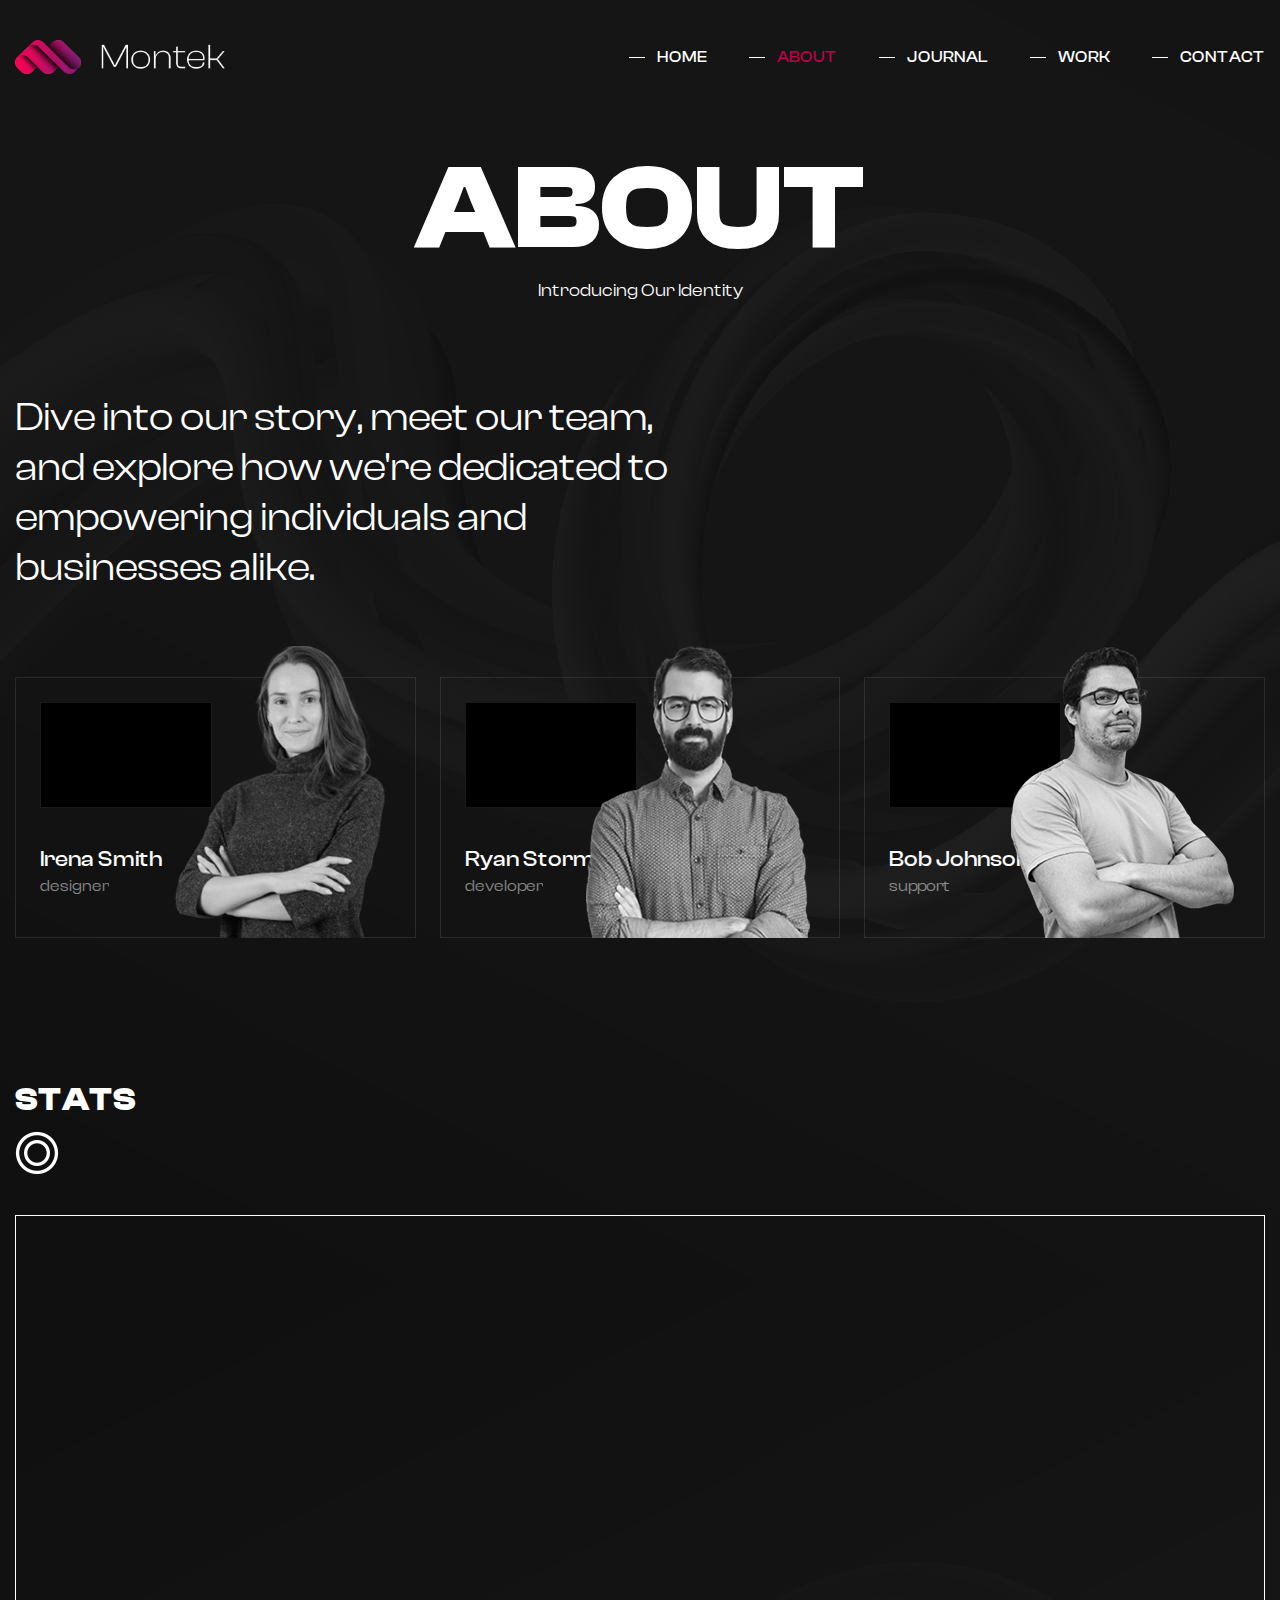
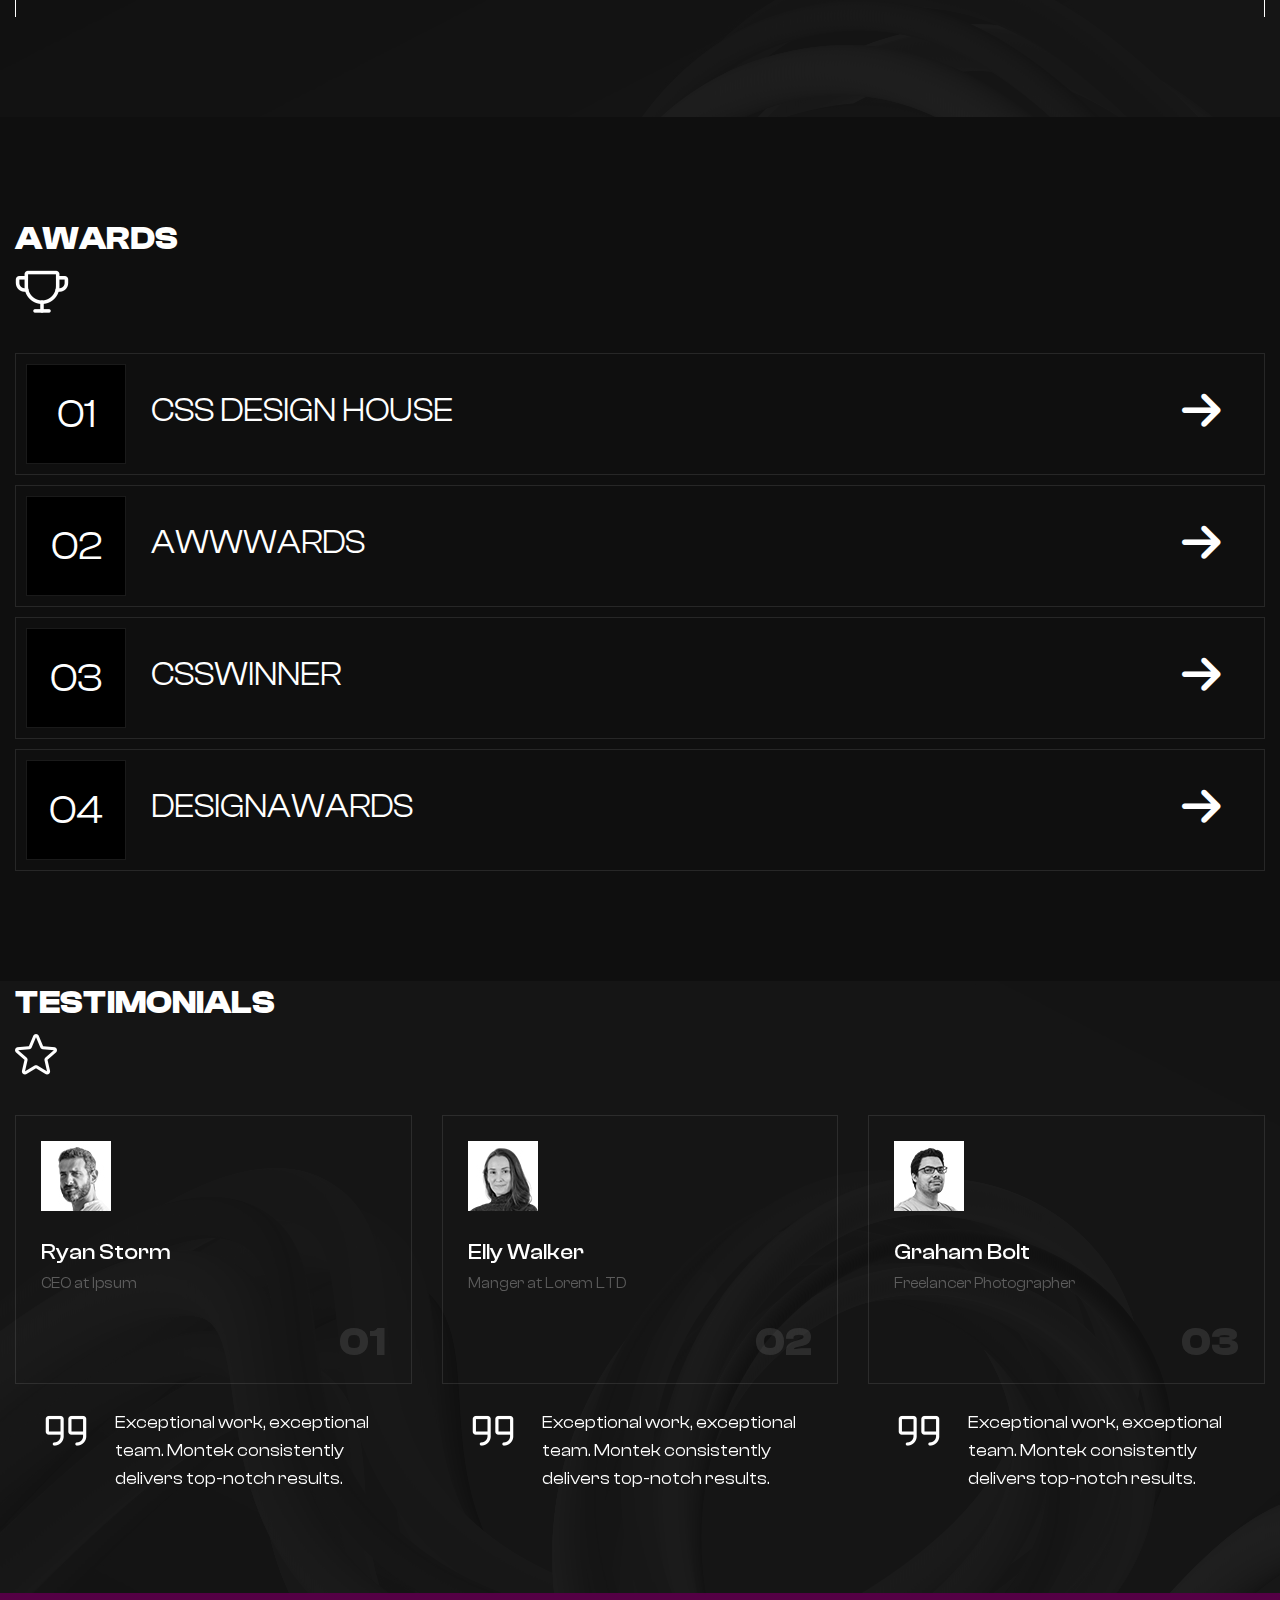
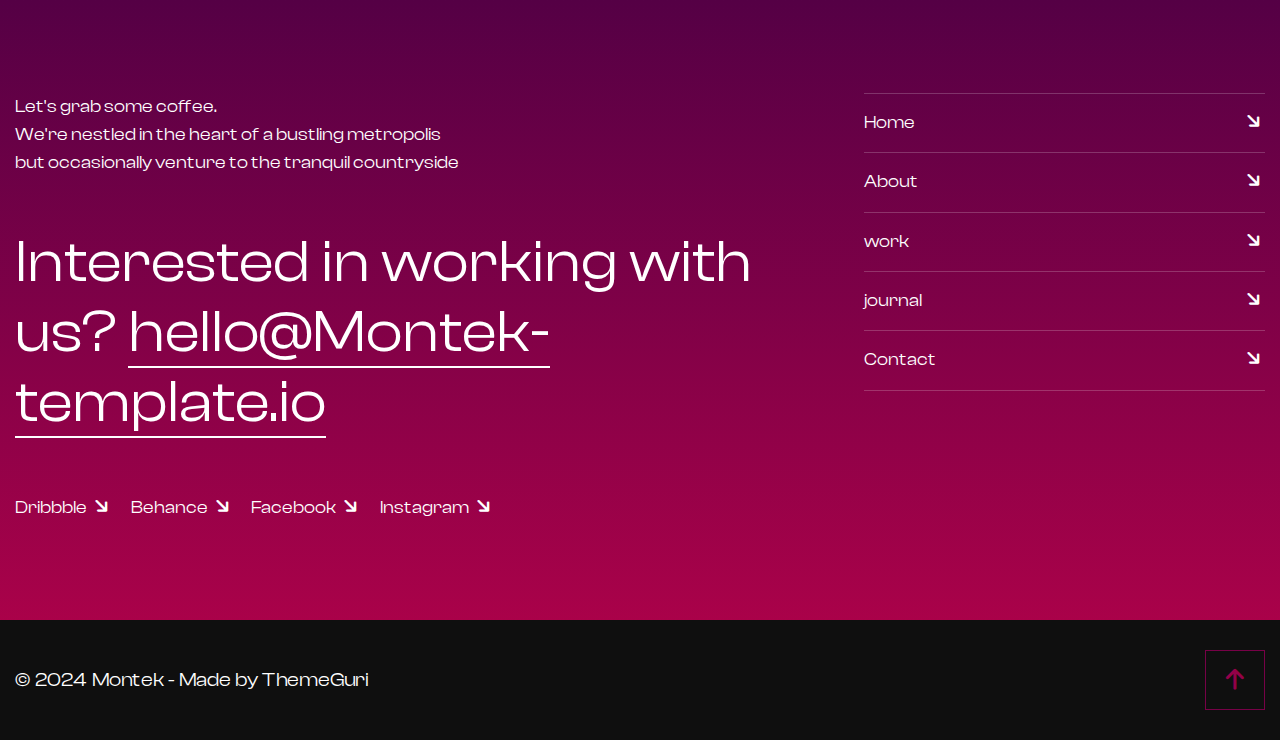
<file: about.html>
<!DOCTYPE html>
<html>

<!-- Mirrored from demoxml.com/html/montek-demo/about.html by HTTrack Website Copier/3.x [XR&CO'2014], Wed, 11 Sep 2024 04:30:44 GMT -->
<head>
<meta charset="utf-8">
<title>Montek Creative Agency Business HTML-5 Template | About Us</title>
<!-- Stylesheets -->
<link href="assets/css/bootstrap.css" rel="stylesheet">
<link href="assets/css/style.css" rel="stylesheet">
<link href="assets/css/responsive.css" rel="stylesheet">

<link href="https://fonts.googleapis.com/css2?family=Lora:ital,wght@0,400;0,500;0,600;0,700;1,600;1,700&amp;display=swap" rel="stylesheet">
<link href="https://fonts.googleapis.com/css2?family=Inter:wght@300;400;500;600;700;800;900&amp;display=swap" rel="stylesheet">

<link rel="shortcut icon" href="assets/images/favicon.png" type="image/x-icon">
<link rel="icon" href="assets/images/favicon.png" type="image/x-icon">

<!-- Responsive -->
<meta http-equiv="X-UA-Compatible" content="IE=edge">
<meta name="viewport" content="width=device-width, initial-scale=1.0, maximum-scale=1.0, user-scalable=0">

</head>

<body>

<div class="page-wrapper image-layer" style="background-image:url(assets/images/background/4.jpg)">	
	<!-- Main Header -->
	<header class="main-header">
		
		<!-- Header Lower -->
		<div class="header-lower">
			<div class="auto-container">
				<div class="inner-container">
					<div class="d-flex justify-content-between align-items-center flex-wrap">
						
						<div class="logo-box">
							<div class="logo"><a href="index-2.html"><img src="assets/images/logo.png" alt="" title=""></a></div>
						</div>
						
						<div class="nav-outer d-flex flex-wrap">
							<!-- Main Menu -->
							<nav class="main-menu navbar-expand-md">
								<div class="navbar-header">
									<!-- Toggle Button -->    	
									<button class="navbar-toggler" type="button" data-toggle="collapse" data-target="#navbarSupportedContent" aria-controls="navbarSupportedContent" aria-expanded="false" aria-label="Toggle navigation">
										<span class="icon-bar"></span>
										<span class="icon-bar"></span>
										<span class="icon-bar"></span>
									</button>
								</div>
								
								<div class="navbar-collapse collapse clearfix" id="navbarSupportedContent">
									<ul class="navigation clearfix">
										<li><a href="index-2.html">Home</a></li>
										<li><a href="about.html">About</a></li>
										<li class="dropdown"><a href="#">journal</a>
											<ul>
												<li><a href="journal.html">journal</a></li>
												<li><a href="journal-detail.html">journal detail</a></li>
											</ul>
										</li>
										<li class="dropdown"><a href="#">work</a>
											<ul>
												<li><a href="work.html">work</a></li>
												<li><a href="single-work.html">work detail</a></li>
											</ul>
										</li>
										<li><a href="contact.html">Contact</a></li>
									</ul>
								</div>
							</nav>
						</div>

						<!-- Mobile Navigation Toggler -->
						<div class="mobile-nav-toggler">
							<svg xmlns="http://www.w3.org/2000/svg" class="icon icon-tabler icon-tabler-menu-2" width="24" height="24" viewBox="0 0 24 24" stroke-width="1.5" stroke="currentColor" fill="none" stroke-linecap="round" stroke-linejoin="round"><path stroke="none" d="M0 0h24v24H0z" fill="none"/><path d="M4 6l16 0" /><path d="M4 12l16 0" /><path d="M4 18l16 0" /></svg>
						</div>
						
					</div>
				</div>
			</div>
		</div>
		<!--End Header Lower-->
		
		<!-- Mobile Menu  -->
		<div class="mobile-menu">
			<div class="menu-backdrop"></div>
			<div class="close-btn"><span class="icon fa-solid fa-xmark fa-fw"></span></div>
			
			<nav class="menu-box">
				<div class="nav-logo"><a href="index-2.html"><img src="assets/images/mobile-logo.png" alt="" title=""></a></div>
				<div class="menu-outer"><!--Here Menu Will Come Automatically Via Javascript / Same Menu as in Header--></div>
			</nav>
		</div>
		<!-- End Mobile Menu -->
	
	</header>
	<!-- End Main Header -->
	
	<!-- Page Title -->
	<section class="page-title">
		<div class="auto-container">
			<h1 class="page-title_heading">About</h1>
			<div class="page-title_text">Introducing Our Identity</div>
		</div>
	</section>
	<!-- End Page Title -->

	<!-- Team One -->
	<section class="team-one">
		<div class="auto-container">
			<!-- Title Box -->
			<div class="title-box">
				<h2>Dive into our story, meet our team, and explore how we're dedicated to empowering individuals and businesses alike.</h2>
			</div>
			<div class="row clearfix">
				
				<!-- Team Block One -->
				<div class="team-block_one col-lg-4 col-md-6 col-sm-12">
					<div class="team-block_one-inner">
						<div class="team-block_one-socials">
							<a href="https://www.linkedin.com/"><img src="assets/images/icons/linkedin.png" alt="" /></a>
							<a href="https://www.dribbble.com/"><img src="assets/images/icons/dribbble.png" alt="" /></a>
							<a href="https://www.facebook.com/"><img src="assets/images/icons/facebook.png" alt="" /></a>
							<a href="https://www.instagram.com/"><img src="assets/images/icons/instagram.png" alt="" /></a>
						</div>
						<h5 class="team-block_one-heading"><a href="journal-detail.html">Irena Smith</a></h5>
						<div class="team-block_one-designation">designer</div>
						<div class="team-block_one-image">
							<img src="assets/images/resource/team-1.png" alt="" />
						</div>
					</div>
				</div>
				
				<!-- Team Block One -->
				<div class="team-block_one col-lg-4 col-md-6 col-sm-12">
					<div class="team-block_one-inner">
						<div class="team-block_one-socials">
							<a href="https://www.linkedin.com/"><img src="assets/images/icons/linkedin.png" alt="" /></a>
							<a href="https://www.dribbble.com/"><img src="assets/images/icons/dribbble.png" alt="" /></a>
							<a href="https://www.facebook.com/"><img src="assets/images/icons/facebook.png" alt="" /></a>
							<a href="https://www.instagram.com/"><img src="assets/images/icons/instagram.png" alt="" /></a>
						</div>
						<h5 class="team-block_one-heading"><a href="journal-detail.html">Ryan Storm</a></h5>
						<div class="team-block_one-designation">developer</div>
						<div class="team-block_one-image">
							<img src="assets/images/resource/team-2.png" alt="" />
						</div>
					</div>
				</div>
				
				<!-- Team Block One -->
				<div class="team-block_one col-lg-4 col-md-6 col-sm-12">
					<div class="team-block_one-inner">
						<div class="team-block_one-socials">
							<a href="https://www.linkedin.com/"><img src="assets/images/icons/linkedin.png" alt="" /></a>
							<a href="https://www.dribbble.com/"><img src="assets/images/icons/dribbble.png" alt="" /></a>
							<a href="https://www.facebook.com/"><img src="assets/images/icons/facebook.png" alt="" /></a>
							<a href="https://www.instagram.com/"><img src="assets/images/icons/instagram.png" alt="" /></a>
						</div>
						<h5 class="team-block_one-heading"><a href="journal-detail.html">Bob Johnson</a></h5>
						<div class="team-block_one-designation">support</div>
						<div class="team-block_one-image">
							<img src="assets/images/resource/team-3.png" alt="" />
						</div>
					</div>
				</div>
				
			</div>
		</div>
	</section>
	<!-- End Team One -->
	
	<!-- Stats One -->
	<section class="stats-one style-two">
		<div class="auto-container">
			<!-- Sec Title -->
			<div class="sec-title">
				<h2 class="sec-title_heading">Stats</h2>
				<div class="sec-title_icon"><img src="assets/images/icons/icon-4.png" alt="" /></div>
			</div>
			<div class="inner-container">
				<div class="row clearfix">
					
					<!-- Counter Column -->
					<div class="counter-block_one col-lg-4 col-md-6 col-sm-6">
						<div class="counter-block_one-inner wow flipInX" data-wow-delay="0ms" data-wow-duration="1500ms">
							<div class="counter-block_one-counter"><span class="odometer" data-count="235"></span>+</div>
							<div class="counter-block_one-text">finished projects</div>
						</div>
					</div>
					
					<!-- Counter Column -->
					<div class="counter-block_one col-lg-4 col-md-6 col-sm-6">
						<div class="counter-block_one-inner wow flipInX" data-wow-delay="0ms" data-wow-duration="1500ms">
							<div class="counter-block_one-counter"><span class="odometer" data-count="25"></span>+</div>
							<div class="counter-block_one-text">team members</div>
						</div>
					</div>
					
					<!-- Counter Column -->
					<div class="counter-block_one col-lg-4 col-md-6 col-sm-6">
						<div class="counter-block_one-inner wow flipInX" data-wow-delay="0ms" data-wow-duration="1500ms">
							<div class="counter-block_one-counter"><span class="odometer" data-count="138"></span>+</div>
							<div class="counter-block_one-text">happy customers</div>
						</div>
					</div>
					
					<!-- Counter Column -->
					<div class="counter-block_one col-lg-4 col-md-6 col-sm-6">
						<div class="counter-block_one-inner wow flipInX" data-wow-delay="0ms" data-wow-duration="1500ms">
							<div class="counter-block_one-counter"><span class="odometer" data-count="42"></span>+</div>
							<div class="counter-block_one-text">loyal partners</div>
						</div>
					</div>
					
					<!-- Counter Column -->
					<div class="counter-block_one col-lg-4 col-md-6 col-sm-6">
						<div class="counter-block_one-inner wow flipInX" data-wow-delay="0ms" data-wow-duration="1500ms">
							<div class="counter-block_one-counter"><span class="odometer" data-count="15628"></span>+</div>
							<div class="counter-block_one-text">cofee drinked</div>
						</div>
					</div>
					
					<!-- Counter Column -->
					<div class="stats-one_contact-column col-lg-4 col-md-6 col-sm-6">
						<div class="stats-one_contact-inner wow flipInX" data-wow-delay="0ms" data-wow-duration="1500ms">
							<div class="stats-one_contact-content">
								<a href="contact.html">
								<div class="stats-one_contact-icon fa-regular fa-paper-plane fa-fw"></div>
								<h3>contact</h3>
								<div class="text">get a quote for your project</div>
								</a>
							</div>
						</div>
					</div>
					
				</div>
			</div>
		</div>
	</section>
	<!-- End Stats One -->
	
	<!-- Awards One -->
	<section class="awards-one">
		<div class="auto-container">
			<!-- Sec Title -->
			<div class="sec-title">
				<h2 class="sec-title_heading">Awards</h2>
				<div class="sec-title_icon"><img src="assets/images/icons/icon-5.png" alt="" /></div>
			</div>
			<div class="inner-container">
				
				<!-- Awards Block One -->
				<div class="awards-block_one">
					<div class="awards-block_one-inner">
						<a href="https://themeforest.net/" class="awards-block_one-link"></a>
						<div class="awards-block_one-content">
							<div class="awards-block_one-number">01</div>
							<h2 class="awards-block_one-title">CSS DEsign House <span>site of the Day  /  2023</span></h2>
							<div class="awards-block_one-arrow fa-solid fa-arrow-right fa-fw"></div>
						</div>
					</div>
				</div>
				
				<!-- Awards Block One -->
				<div class="awards-block_one">
					<div class="awards-block_one-inner">
						<a href="https://themeforest.net/" class="awards-block_one-link"></a>
						<div class="awards-block_one-content">
							<div class="awards-block_one-number">02</div>
							<h2 class="awards-block_one-title">AWWWARDS <span>site of the Day  /  2023</span></h2>
							<div class="awards-block_one-arrow fa-solid fa-arrow-right fa-fw"></div>
						</div>
					</div>
				</div>
				
				<!-- Awards Block One -->
				<div class="awards-block_one">
					<div class="awards-block_one-inner">
						<a href="https://themeforest.net/" class="awards-block_one-link"></a>
						<div class="awards-block_one-content">
							<div class="awards-block_one-number">03</div>
							<h2 class="awards-block_one-title">CSSWINNER <span>site of the Day  /  2023</span></h2>
							<div class="awards-block_one-arrow fa-solid fa-arrow-right fa-fw"></div>
						</div>
					</div>
				</div>
				
				<!-- Awards Block One -->
				<div class="awards-block_one">
					<div class="awards-block_one-inner">
						<a href="https://themeforest.net/" class="awards-block_one-link"></a>
						<div class="awards-block_one-content">
							<div class="awards-block_one-number">04</div>
							<h2 class="awards-block_one-title">DesignAwards <span>site of the Day  /  2023</span></h2>
							<div class="awards-block_one-arrow fa-solid fa-arrow-right fa-fw"></div>
						</div>
					</div>
				</div>
				
			</div>
		</div>
	</section>
	<!-- End Awards One -->
	
	<!-- Testimonial One -->
	<section class="testimonial-one style-two">
		<div class="auto-container">
			<!-- Sec Title -->
			<div class="sec-title">
				<h2 class="sec-title_heading">Testimonials</h2>
				<div class="sec-title_icon"><img src="assets/images/icons/icon-3.png" alt="" /></div>
			</div>
			<div class="three-item_carousel swiper-container">
				<div class="swiper-wrapper">

					<!-- Slide -->
					<div class="swiper-slide">
						<!-- Testimonial Block One -->
						<div class="testimonial-block_one">
							<div class="testimonial-block_one-inner">
								<div class="testimonial-block_one-content">
									<div class="testimonial-block_one-author">
										<img src="assets/images/resource/author-1.jpg" alt="" />
									</div>
									<h5 class="testimonial-block_one-name">Ryan Storm</h5>
									<div class="testimonial-block_one-designation">CEO at Ipsum</div>
									<h5 class="testimonial-block_one-number">01</h5>
								</div>
								<div class="testimonial-block_one-lower">
									<span class="quote_icon"><img src="assets/images/icons/quote.png" alt="" /></span>
									Exceptional work, exceptional team. Montek consistently delivers top-notch results.
								</div>
							</div>
						</div>
					</div>
					
					<!-- Slide -->
					<div class="swiper-slide">
						<!-- Testimonial Block One -->
						<div class="testimonial-block_one">
							<div class="testimonial-block_one-inner">
								<div class="testimonial-block_one-content">
									<div class="testimonial-block_one-author">
										<img src="assets/images/resource/author-2.jpg" alt="" />
									</div>
									<h5 class="testimonial-block_one-name">Elly Walker</h5>
									<div class="testimonial-block_one-designation">Manger at Lorem LTD</div>
									<h5 class="testimonial-block_one-number">02</h5>
								</div>
								<div class="testimonial-block_one-lower">
									<span class="quote_icon"><img src="assets/images/icons/quote.png" alt="" /></span>
									Exceptional work, exceptional team. Montek consistently delivers top-notch results.
								</div>
							</div>
						</div>
					</div>
					
					<!-- Slide -->
					<div class="swiper-slide">
						<!-- Testimonial Block One -->
						<div class="testimonial-block_one">
							<div class="testimonial-block_one-inner">
								<div class="testimonial-block_one-content">
									<div class="testimonial-block_one-author">
										<img src="assets/images/resource/author-3.jpg" alt="" />
									</div>
									<h5 class="testimonial-block_one-name">Graham Bolt</h5>
									<div class="testimonial-block_one-designation">Freelancer Photographer</div>
									<h5 class="testimonial-block_one-number">03</h5>
								</div>
								<div class="testimonial-block_one-lower">
									<span class="quote_icon"><img src="assets/images/icons/quote.png" alt="" /></span>
									Exceptional work, exceptional team. Montek consistently delivers top-notch results.
								</div>
							</div>
						</div>
					</div>
					
				</div>
			</div>
			
		</div>
	</section>
	<!-- End Testimonial One -->
	
	<!-- Main Footer -->
	<footer class="main-footer">
		<div class="auto-container">
			<!-- Widgets Section -->
			<div class="widgets-section">
				<div class="row clearfix">
					
					<!-- Footer Column -->
					<div class="footer-column col-lg-8 col-md-12 col-sm-12">
						<div class="footer-text">Let's grab some coffee. <br> We're nestled in the heart of a bustling metropolis <br> but occasionally venture to the tranquil countryside</div>
						<h2>Interested in working with us? <a href="mailto:hello@Montek-template.io">hello@Montek-template.io</a></h2>
						<ul class="footer_socials">
							<li><a href="https://www.dribbble.com/">Dribbble <i class="fa-solid fa-arrow-right fa-fw"></i></a></li>
							<li><a href="https://www.behance.net/">Behance <i class="fa-solid fa-arrow-right fa-fw"></i></a></li>
							<li><a href="https://www.facebook.com/">Facebook <i class="fa-solid fa-arrow-right fa-fw"></i></a></li>
							<li><a href="https://www.instagram.com/">Instagram <i class="fa-solid fa-arrow-right fa-fw"></i></a></li>
						</ul>
					</div>
					
					<!-- Footer Column -->
					<div class="footer-column col-lg-4 col-md-12 col-sm-12">
						<ul class="footer_navs">
							<li><a href="index-2.html">Home <i class="fa-solid fa-arrow-right fa-fw"></i></a></li>
							<li><a href="about.html">About <i class="fa-solid fa-arrow-right fa-fw"></i></a></li>
							<li><a href="work.html">work <i class="fa-solid fa-arrow-right fa-fw"></i></a></li>
							<li><a href="journal.html">journal <i class="fa-solid fa-arrow-right fa-fw"></i></a></li>
							<li><a href="contact.html">Contact <i class="fa-solid fa-arrow-right fa-fw"></i></a></li>
						</ul>
					</div>
					
				</div>
			</div>
		</div>
		<div class="footer-bottom">
			<div class="auto-container">
				<div class="d-flex justify-content-between align-items-center flex-wrap">
					<div class="footer_copyright">&copy; 2024 Montek  -  Made by ThemeGuri</div>
			<a class="backtop down-box scroll-to-target" data-target=".page-wrapper">
<i class="fa-solid fa-arrow-up"></i>
			</a>
				</div>
			</div>
		</div>
	</footer>
	<!-- End Main Footer -->
	
</div>
<!-- End PageWrapper -->
<script src="assets/js/jquery.js"></script>
<script src="assets/js/popper.min.js"></script>
<script src="assets/js/bootstrap.min.js"></script>
<script src="assets/js/appear.js"></script>
<script src="assets/js/wow.js"></script>
<script src="assets/js/swiper.min.js"></script>
<script src="assets/js/odometer.js"></script>
<script src="assets/js/gsap.min.js"></script>
<script src="assets/js/SplitText.min.js"></script>
<script src="assets/js/ScrollTrigger.min.js"></script>
<script src="assets/js/ScrollToPlugin.min.js"></script>
<script src="assets/js/ScrollSmoother.min.js"></script>
<script src="assets/js/script.js"></script>
<!--[if lt IE 9]><script src="https://cdnjs.cloudflare.com/ajax/libs/html5shiv/3.7.3/html5shiv.js"></script><![endif]-->
<!--[if lt IE 9]><script src="js/respond.js"></script><![endif]-->

</body>

<!-- Mirrored from demoxml.com/html/montek-demo/about.html by HTTrack Website Copier/3.x [XR&CO'2014], Wed, 11 Sep 2024 04:30:47 GMT -->
</html>
</file>
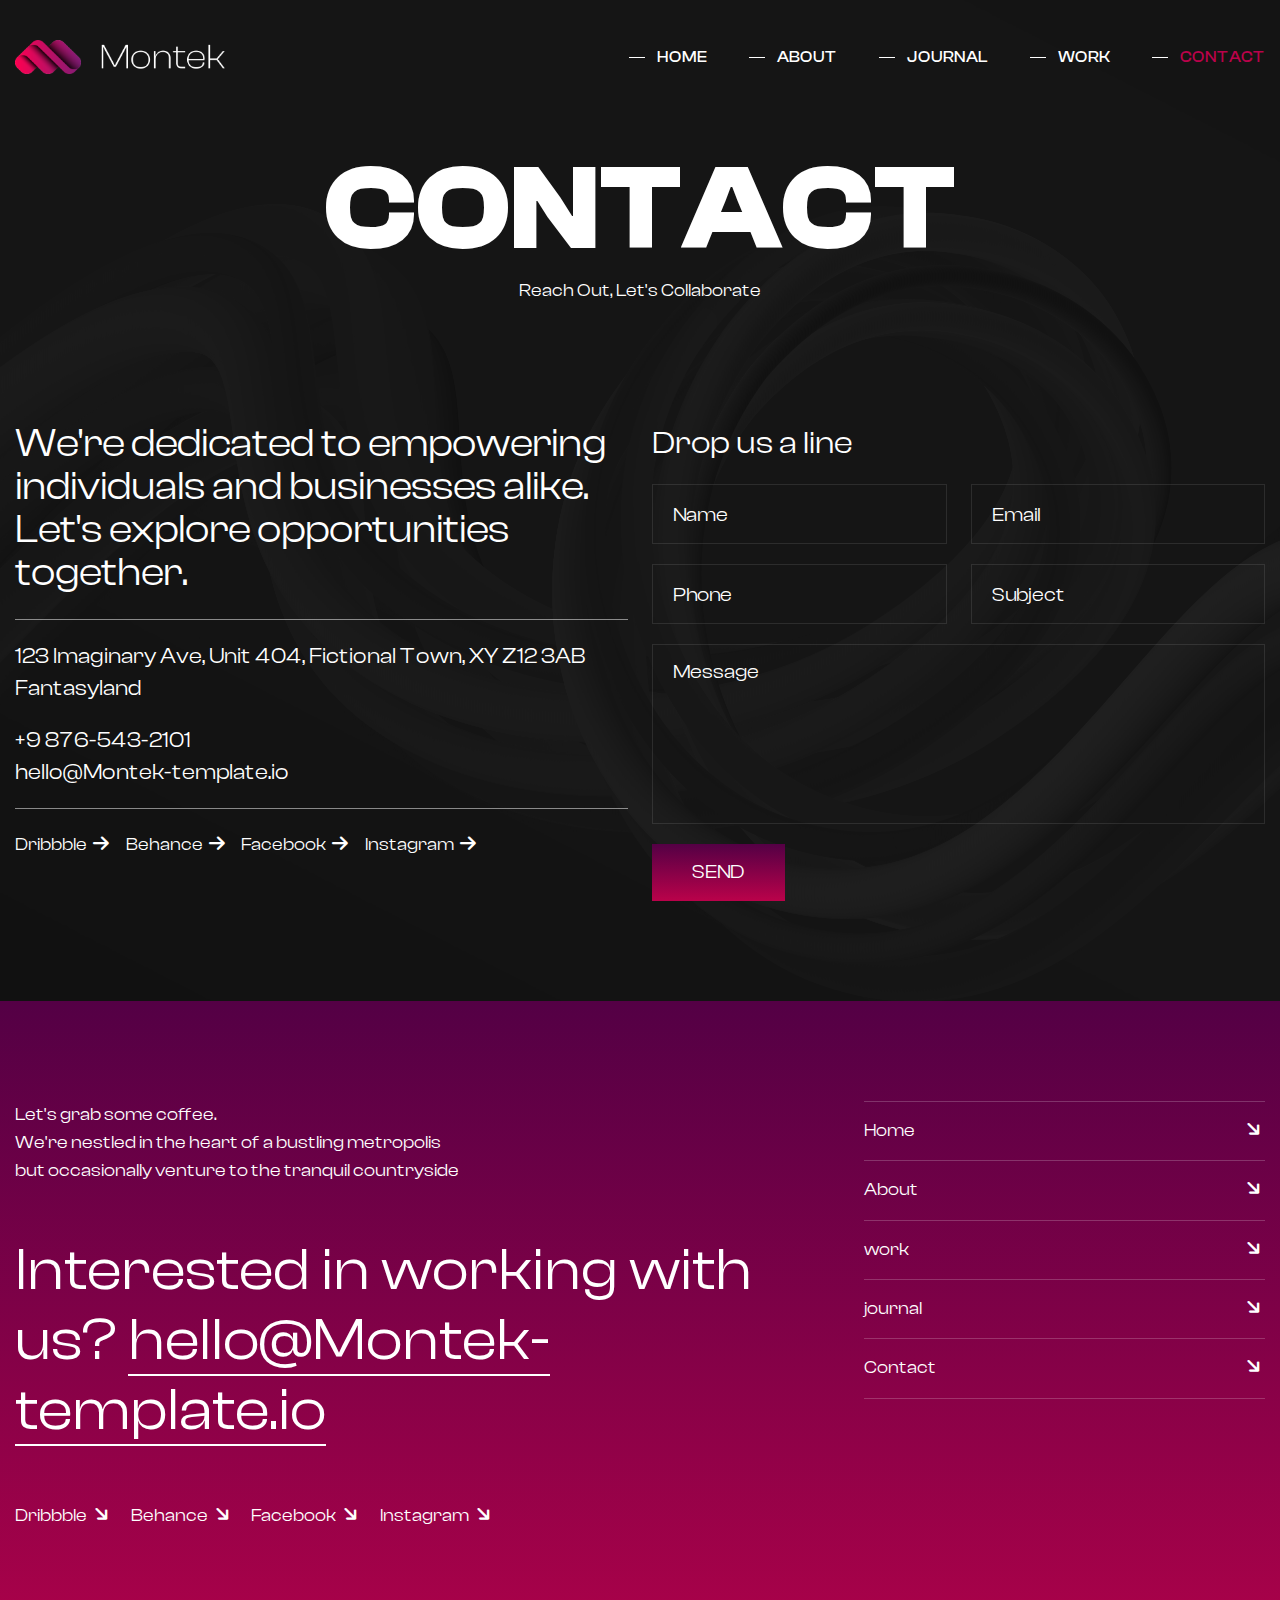
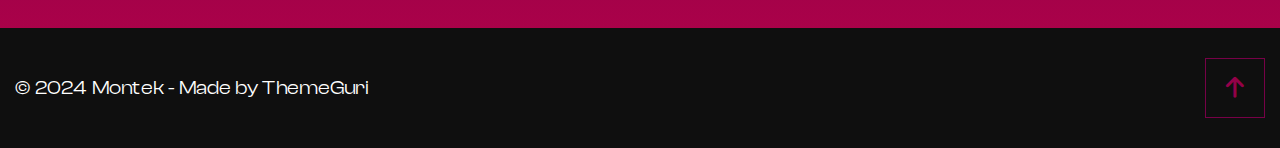
<file: contact.html>
<!DOCTYPE html>
<html>

<!-- Mirrored from demoxml.com/html/montek-demo/contact.html by HTTrack Website Copier/3.x [XR&CO'2014], Wed, 11 Sep 2024 04:30:52 GMT -->
<head>
<meta charset="utf-8">
<title>Montek Creative Agency Business HTML-5 Template | Contact Us</title>
<!-- Stylesheets -->
<link href="assets/css/bootstrap.css" rel="stylesheet">
<link href="assets/css/style.css" rel="stylesheet">
<link href="assets/css/responsive.css" rel="stylesheet">

<link href="https://fonts.googleapis.com/css2?family=Lora:ital,wght@0,400;0,500;0,600;0,700;1,600;1,700&amp;display=swap" rel="stylesheet">
<link href="https://fonts.googleapis.com/css2?family=Inter:wght@300;400;500;600;700;800;900&amp;display=swap" rel="stylesheet">

<link rel="shortcut icon" href="assets/images/favicon.png" type="image/x-icon">
<link rel="icon" href="assets/images/favicon.png" type="image/x-icon">

<!-- Responsive -->
<meta http-equiv="X-UA-Compatible" content="IE=edge">
<meta name="viewport" content="width=device-width, initial-scale=1.0, maximum-scale=1.0, user-scalable=0">

</head>

<body>

<div class="page-wrapper image-layer" style="background-image:url(assets/images/background/4.jpg)">

	
	<!-- Main Header -->
	<header class="main-header">
		
		<!-- Header Lower -->
		<div class="header-lower">
			<div class="auto-container">
				<div class="inner-container">
					<div class="d-flex justify-content-between align-items-center flex-wrap">
						
						<div class="logo-box">
							<div class="logo"><a href="index-2.html"><img src="assets/images/logo.png" alt="" title=""></a></div>
						</div>
						
						<div class="nav-outer d-flex flex-wrap">
							<!-- Main Menu -->
							<nav class="main-menu navbar-expand-md">
								<div class="navbar-header">
									<!-- Toggle Button -->    	
									<button class="navbar-toggler" type="button" data-toggle="collapse" data-target="#navbarSupportedContent" aria-controls="navbarSupportedContent" aria-expanded="false" aria-label="Toggle navigation">
										<span class="icon-bar"></span>
										<span class="icon-bar"></span>
										<span class="icon-bar"></span>
									</button>
								</div>
								
								<div class="navbar-collapse collapse clearfix" id="navbarSupportedContent">
									<ul class="navigation clearfix">
										<li><a href="index-2.html">Home</a></li>
										<li><a href="about.html">About</a></li>
										<li class="dropdown"><a href="#">journal</a>
											<ul>
												<li><a href="journal.html">journal</a></li>
												<li><a href="journal-detail.html">journal detail</a></li>
											</ul>
										</li>
										<li class="dropdown"><a href="#">work</a>
											<ul>
												<li><a href="work.html">work</a></li>
												<li><a href="single-work.html">work detail</a></li>
											</ul>
										</li>
										<li><a href="contact.html">Contact</a></li>
									</ul>
								</div>
							</nav>
						</div>

						<!-- Mobile Navigation Toggler -->
						<div class="mobile-nav-toggler">
							<svg xmlns="http://www.w3.org/2000/svg" class="icon icon-tabler icon-tabler-menu-2" width="24" height="24" viewBox="0 0 24 24" stroke-width="1.5" stroke="currentColor" fill="none" stroke-linecap="round" stroke-linejoin="round"><path stroke="none" d="M0 0h24v24H0z" fill="none"/><path d="M4 6l16 0" /><path d="M4 12l16 0" /><path d="M4 18l16 0" /></svg>
						</div>
						
					</div>
				</div>
			</div>
		</div>
		<!--End Header Lower-->
		
		<!-- Mobile Menu  -->
		<div class="mobile-menu">
			<div class="menu-backdrop"></div>
			<div class="close-btn"><span class="icon fa-solid fa-xmark fa-fw"></span></div>
			
			<nav class="menu-box">
				<div class="nav-logo"><a href="index-2.html"><img src="assets/images/mobile-logo.png" alt="" title=""></a></div>
				<div class="menu-outer"><!--Here Menu Will Come Automatically Via Javascript / Same Menu as in Header--></div>
			</nav>
		</div>
		<!-- End Mobile Menu -->
	
	</header>
	<!-- End Main Header -->
	
	<!-- Page Title -->
	<section class="page-title">
		<div class="auto-container">
			<h1 class="page-title_heading">Contact</h1>
			<div class="page-title_text">Reach Out, Let's Collaborate</div>
		</div>
	</section>
	<!-- End Page Title -->

	<!-- Contact One -->
	<section class="contact-one">
		<div class="auto-container">
			<div class="row clearfix">
				
				<!-- Info Column -->
				<div class="contact-one_info-column col-lg-6 col-md-6 col-sm-12">
					<div class="contact-one_info-outer">
						<h2 class="contact-one_heading">We're dedicated to empowering individuals and businesses alike. Let's explore opportunities together.</h2>
						<ul class="contact-one_list">
							<li>123 Imaginary Ave, Unit 404, Fictional Town, XY Z12 3AB Fantasyland</li>
							<li><a href="tel:+9-876-543-2101">+9 876-543-2101</a></li>
							<li><a href="mailto:hello@Montek-template.io">hello@Montek-template.io</a></a></li>
						</ul>
						<ul class="contact-one_socials">
							<li><a href="https://www.dribbble.com/">Dribbble <i class="fa-solid fa-arrow-right fa-fw"></i></a></li>
							<li><a href="https://www.behance.net/">Behance <i class="fa-solid fa-arrow-right fa-fw"></i></a></li>
							<li><a href="https://www.facebook.com/">Facebook <i class="fa-solid fa-arrow-right fa-fw"></i></a></li>
							<li><a href="https://www.instagram.com/">Instagram <i class="fa-solid fa-arrow-right fa-fw"></i></a></li>
						</ul>
					</div>
				</div>
				
				<!-- Form Column -->
				<div class="contact-one_form-column col-lg-6 col-md-6 col-sm-12">
					<div class="contact-one_form-outer">
						<h3>Drop us a line</h3>
						
						<!-- Contact Form -->
						<div class="contact-form">
							<form method="post" action="https://demoxml.com/html/montek-demo/sendemail.php" id="contact-form">
								<div class="row clearfix">
									
									<div class="col-lg-6 col-md-6 col-sm-12 form-group">
										<input type="text" name="username" placeholder="Name" required="">
									</div>
									
									<div class="col-lg-6 col-md-6 col-sm-12 form-group">
										<input type="email" name="email" placeholder="Email" required="">
									</div>
									
									<div class="col-lg-6 col-md-6 col-sm-12 form-group">
										<input type="text" name="phone" placeholder="Phone" required="">
									</div>
									
									<div class="col-lg-6 col-md-6 col-sm-12 form-group">
										<input class="text" type="text" name="query" placeholder="Subject" required="">
									</div>
									
									<div class="col-lg-12 col-md-12 col-sm-12 form-group">
										<textarea class="" name="message" placeholder="Message"></textarea>
									</div>
									
									<div class="col-lg-12 col-md-12 col-sm-12 form-group">
										<!-- Button Box -->
										<button type="submit" class="theme-btn submit-btn">
											send
										</button>
									</div>
									
								</div>
							</form>
						</div>
						<!-- End Contact Form -->
						
					</div>
				</div>
				
			</div>
		</div>
	</section>
	<!-- Contact One -->
	
	<!-- Main Footer -->
	<footer class="main-footer">
		<div class="auto-container">
			<!-- Widgets Section -->
			<div class="widgets-section">
				<div class="row clearfix">
					
					<!-- Footer Column -->
					<div class="footer-column col-lg-8 col-md-12 col-sm-12">
						<div class="footer-text">Let's grab some coffee. <br> We're nestled in the heart of a bustling metropolis <br> but occasionally venture to the tranquil countryside</div>
						<h2>Interested in working with us? <a href="mailto:hello@Montek-template.io">hello@Montek-template.io</a></h2>
						<ul class="footer_socials">
							<li><a href="https://www.dribbble.com/">Dribbble <i class="fa-solid fa-arrow-right fa-fw"></i></a></li>
							<li><a href="https://www.behance.net/">Behance <i class="fa-solid fa-arrow-right fa-fw"></i></a></li>
							<li><a href="https://www.facebook.com/">Facebook <i class="fa-solid fa-arrow-right fa-fw"></i></a></li>
							<li><a href="https://www.instagram.com/">Instagram <i class="fa-solid fa-arrow-right fa-fw"></i></a></li>
						</ul>
					</div>
					
					<!-- Footer Column -->
					<div class="footer-column col-lg-4 col-md-12 col-sm-12">
						<ul class="footer_navs">
							<li><a href="index-2.html">Home <i class="fa-solid fa-arrow-right fa-fw"></i></a></li>
							<li><a href="about.html">About <i class="fa-solid fa-arrow-right fa-fw"></i></a></li>
							<li><a href="work.html">work <i class="fa-solid fa-arrow-right fa-fw"></i></a></li>
							<li><a href="journal.html">journal <i class="fa-solid fa-arrow-right fa-fw"></i></a></li>
							<li><a href="contact.html">Contact <i class="fa-solid fa-arrow-right fa-fw"></i></a></li>
						</ul>
					</div>
					
				</div>
			</div>
		</div>
		<div class="footer-bottom">
			<div class="auto-container">
				<div class="d-flex justify-content-between align-items-center flex-wrap">
					<div class="footer_copyright">&copy; 2024 Montek  -  Made by ThemeGuri</div>
			<a class="backtop down-box scroll-to-target" data-target=".page-wrapper">
<i class="fa-solid fa-arrow-up"></i>
			</a>
				</div>
			</div>
		</div>
	</footer>
	<!-- End Main Footer -->
	
</div>
<!-- End PageWrapper -->
<script src="assets/js/jquery.js"></script>
<script src="assets/js/popper.min.js"></script>
<script src="assets/js/bootstrap.min.js"></script>
<script src="assets/js/appear.js"></script>
<script src="assets/js/wow.js"></script>
<script src="assets/js/swiper.min.js"></script>
<script src="assets/js/odometer.js"></script>
<script src="assets/js/gsap.min.js"></script>
<script src="assets/js/SplitText.min.js"></script>
<script src="assets/js/ScrollTrigger.min.js"></script>
<script src="assets/js/ScrollToPlugin.min.js"></script>
<script src="assets/js/ScrollSmoother.min.js"></script>
<script src="assets/js/script.js"></script>
<!--[if lt IE 9]><script src="https://cdnjs.cloudflare.com/ajax/libs/html5shiv/3.7.3/html5shiv.js"></script><![endif]-->
<!--[if lt IE 9]><script src="js/respond.js"></script><![endif]-->

</body>

<!-- Mirrored from demoxml.com/html/montek-demo/contact.html by HTTrack Website Copier/3.x [XR&CO'2014], Wed, 11 Sep 2024 04:30:52 GMT -->
</html>
</file>
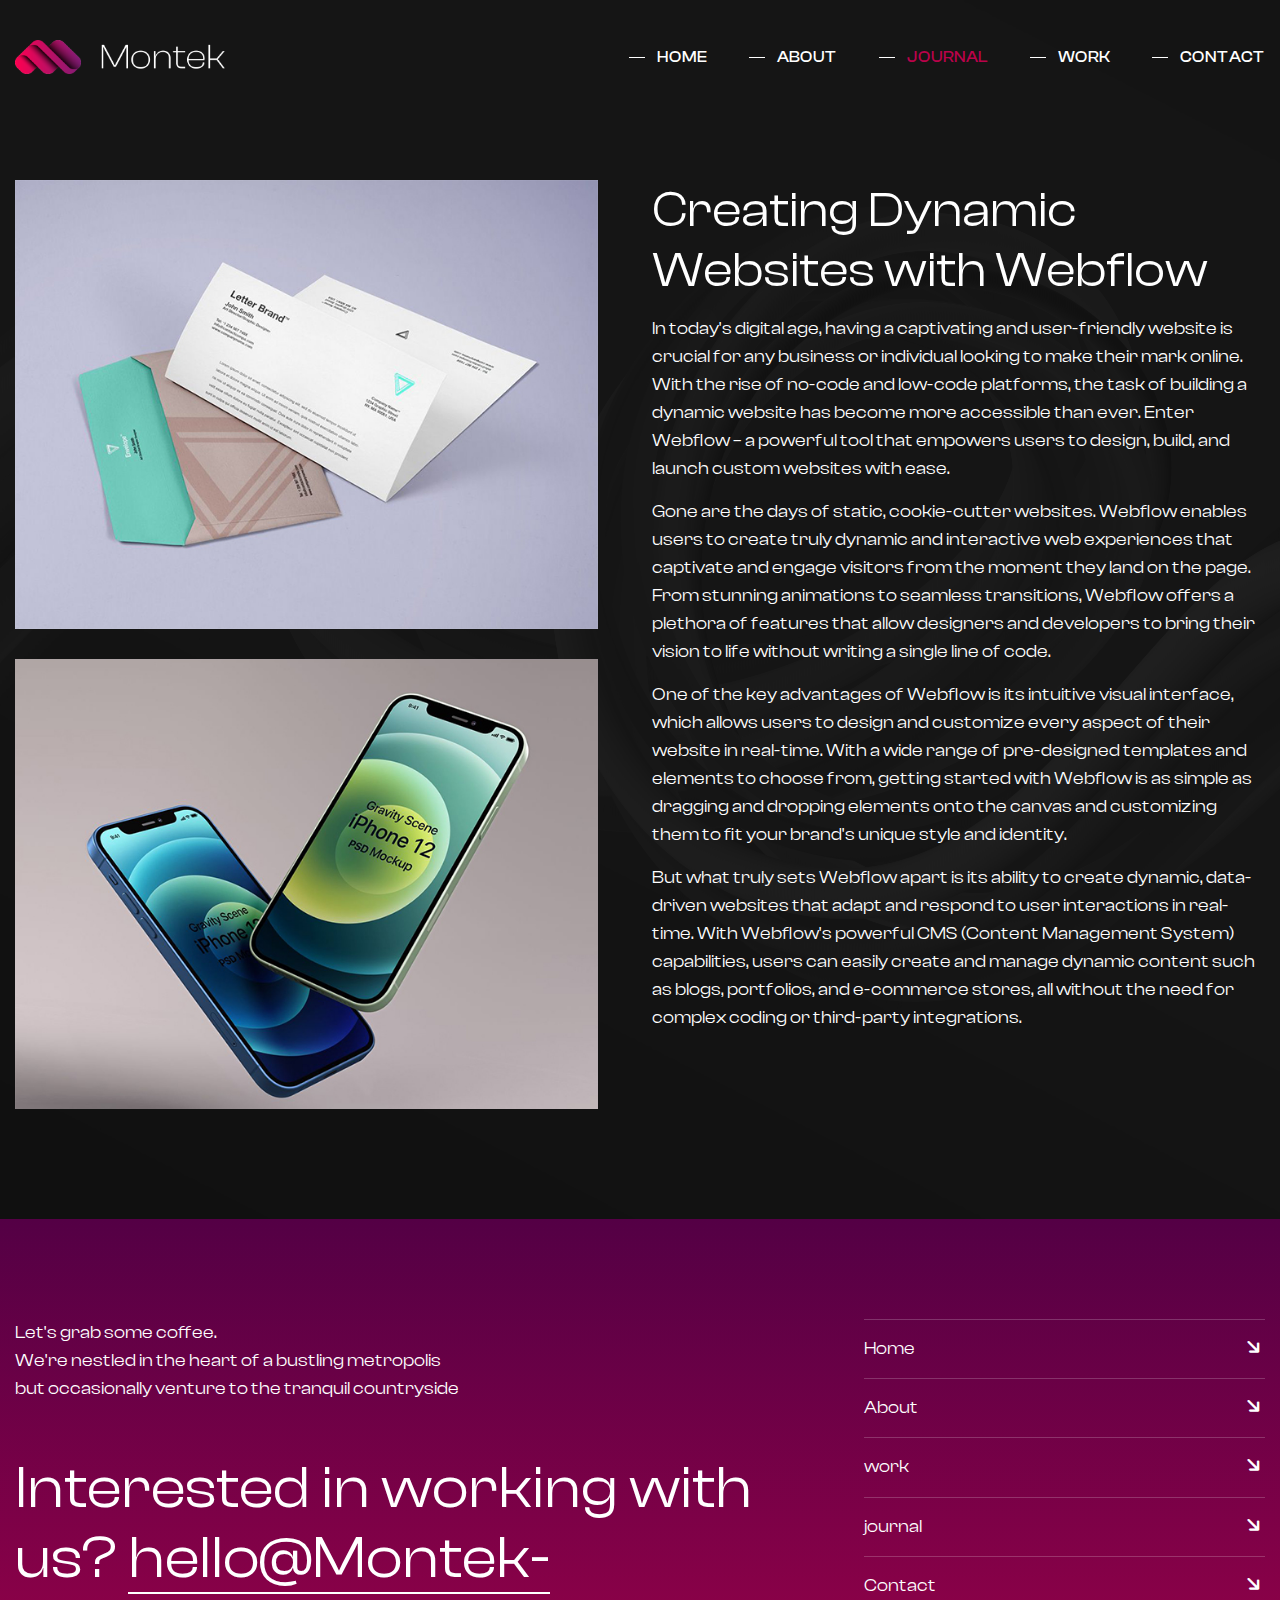
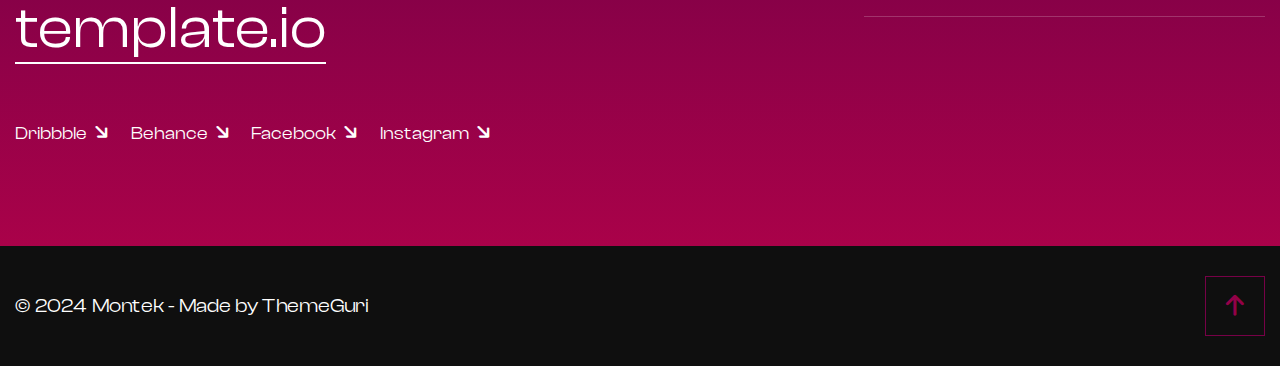
<file: journal-detail.html>
<!DOCTYPE html>
<html>

<!-- Mirrored from demoxml.com/html/montek-demo/journal-detail.html by HTTrack Website Copier/3.x [XR&CO'2014], Wed, 11 Sep 2024 04:30:47 GMT -->
<head>
<meta charset="utf-8">
<title>Montek Creative Agency Business HTML-5 Template | journal Detail</title>
<!-- Stylesheets -->
<link href="assets/css/bootstrap.css" rel="stylesheet">
<link href="assets/css/style.css" rel="stylesheet">
<link href="assets/css/responsive.css" rel="stylesheet">

<link href="https://fonts.googleapis.com/css2?family=Lora:ital,wght@0,400;0,500;0,600;0,700;1,600;1,700&amp;display=swap" rel="stylesheet">
<link href="https://fonts.googleapis.com/css2?family=Inter:wght@300;400;500;600;700;800;900&amp;display=swap" rel="stylesheet">

<link rel="shortcut icon" href="assets/images/favicon.png" type="image/x-icon">
<link rel="icon" href="assets/images/favicon.png" type="image/x-icon">

<!-- Responsive -->
<meta http-equiv="X-UA-Compatible" content="IE=edge">
<meta name="viewport" content="width=device-width, initial-scale=1.0, maximum-scale=1.0, user-scalable=0">

</head>

<body>

<div class="page-wrapper image-layer" style="background-image:url(assets/images/background/4.jpg)">
 	

	
	<!-- Main Header -->
	<header class="main-header">
		
		<!-- Header Lower -->
		<div class="header-lower">
			<div class="auto-container">
				<div class="inner-container">
					<div class="d-flex justify-content-between align-items-center flex-wrap">
						
						<div class="logo-box">
							<div class="logo"><a href="index-2.html"><img src="assets/images/logo.png" alt="" title=""></a></div>
						</div>
						
						<div class="nav-outer d-flex flex-wrap">
							<!-- Main Menu -->
							<nav class="main-menu navbar-expand-md">
								<div class="navbar-header">
									<!-- Toggle Button -->    	
									<button class="navbar-toggler" type="button" data-toggle="collapse" data-target="#navbarSupportedContent" aria-controls="navbarSupportedContent" aria-expanded="false" aria-label="Toggle navigation">
										<span class="icon-bar"></span>
										<span class="icon-bar"></span>
										<span class="icon-bar"></span>
									</button>
								</div>
								
								<div class="navbar-collapse collapse clearfix" id="navbarSupportedContent">
									<ul class="navigation clearfix">
										<li><a href="index-2.html">Home</a></li>
										<li><a href="about.html">About</a></li>
										<li class="dropdown"><a href="#">journal</a>
											<ul>
												<li><a href="journal.html">journal</a></li>
												<li><a href="journal-detail.html">journal detail</a></li>
											</ul>
										</li>
										<li class="dropdown"><a href="#">work</a>
											<ul>
												<li><a href="work.html">work</a></li>
												<li><a href="single-work.html">work detail</a></li>
											</ul>
										</li>
										<li><a href="contact.html">Contact</a></li>
									</ul>
								</div>
							</nav>
						</div>

						<!-- Mobile Navigation Toggler -->
						<div class="mobile-nav-toggler">
							<svg xmlns="http://www.w3.org/2000/svg" class="icon icon-tabler icon-tabler-menu-2" width="24" height="24" viewBox="0 0 24 24" stroke-width="1.5" stroke="currentColor" fill="none" stroke-linecap="round" stroke-linejoin="round"><path stroke="none" d="M0 0h24v24H0z" fill="none"/><path d="M4 6l16 0" /><path d="M4 12l16 0" /><path d="M4 18l16 0" /></svg>
						</div>
						
					</div>
				</div>
			</div>
		</div>
		<!--End Header Lower-->
		
		<!-- Mobile Menu  -->
		<div class="mobile-menu">
			<div class="menu-backdrop"></div>
			<div class="close-btn"><span class="icon fa-solid fa-xmark fa-fw"></span></div>
			
			<nav class="menu-box">
				<div class="nav-logo"><a href="index-2.html"><img src="assets/images/mobile-logo.png" alt="" title=""></a></div>
				<div class="menu-outer"><!--Here Menu Will Come Automatically Via Javascript / Same Menu as in Header--></div>
			</nav>
		</div>
		<!-- End Mobile Menu -->
	
	</header>
	<!-- End Main Header -->
	
	<!-- journal Detail -->
	<section class="journal-detail">
		<div class="auto-container">
			<div class="row clearfix">
				<!-- Column -->
				<div class="column col-lg-6 col-md-12 col-sm-12">
					<div class="journal-detail_image">
						<img src="assets/images/resource/journal-1.jpg" alt="" />
					</div>
					<div class="journal-detail_image">
						<img src="assets/images/resource/journal-2.jpg" alt="" />
					</div>
				</div>
				<!-- Column -->
				<div class="column col-lg-6 col-md-12 col-sm-12">
					<h2 class="journal-detail_title">Creating Dynamic Websites with Webflow</h2>
					<p>In today's digital age, having a captivating and user-friendly website is crucial for any business or individual looking to make their mark online. With the rise of no-code and low-code platforms, the task of building a dynamic website has become more accessible than ever. Enter Webflow – a powerful tool that empowers users to design, build, and launch custom websites with ease.</p>
					<p>Gone are the days of static, cookie-cutter websites. Webflow enables users to create truly dynamic and interactive web experiences that captivate and engage visitors from the moment they land on the page. From stunning animations to seamless transitions, Webflow offers a plethora of features that allow designers and developers to bring their vision to life without writing a single line of code.</p>
					<p>One of the key advantages of Webflow is its intuitive visual interface, which allows users to design and customize every aspect of their website in real-time. With a wide range of pre-designed templates and elements to choose from, getting started with Webflow is as simple as dragging and dropping elements onto the canvas and customizing them to fit your brand's unique style and identity.</p>
					<p>But what truly sets Webflow apart is its ability to create dynamic, data-driven websites that adapt and respond to user interactions in real-time. With Webflow's powerful CMS (Content Management System) capabilities, users can easily create and manage dynamic content such as blogs, portfolios, and e-commerce stores, all without the need for complex coding or third-party integrations.</p>
				</div>
			</div>
		</div>
	</section>
	<!-- End journal Detail -->
	
	<!-- Main Footer -->
	<footer class="main-footer">
		<div class="auto-container">
			<!-- Widgets Section -->
			<div class="widgets-section">
				<div class="row clearfix">
					
					<!-- Footer Column -->
					<div class="footer-column col-lg-8 col-md-12 col-sm-12">
						<div class="footer-text">Let's grab some coffee. <br> We're nestled in the heart of a bustling metropolis <br> but occasionally venture to the tranquil countryside</div>
						<h2>Interested in working with us? <a href="mailto:hello@Montek-template.io">hello@Montek-template.io</a></h2>
						<ul class="footer_socials">
							<li><a href="https://www.dribbble.com/">Dribbble <i class="fa-solid fa-arrow-right fa-fw"></i></a></li>
							<li><a href="https://www.behance.net/">Behance <i class="fa-solid fa-arrow-right fa-fw"></i></a></li>
							<li><a href="https://www.facebook.com/">Facebook <i class="fa-solid fa-arrow-right fa-fw"></i></a></li>
							<li><a href="https://www.instagram.com/">Instagram <i class="fa-solid fa-arrow-right fa-fw"></i></a></li>
						</ul>
					</div>
					
					<!-- Footer Column -->
					<div class="footer-column col-lg-4 col-md-12 col-sm-12">
						<ul class="footer_navs">
							<li><a href="index-2.html">Home <i class="fa-solid fa-arrow-right fa-fw"></i></a></li>
							<li><a href="about.html">About <i class="fa-solid fa-arrow-right fa-fw"></i></a></li>
							<li><a href="work.html">work <i class="fa-solid fa-arrow-right fa-fw"></i></a></li>
							<li><a href="journal.html">journal <i class="fa-solid fa-arrow-right fa-fw"></i></a></li>
							<li><a href="contact.html">Contact <i class="fa-solid fa-arrow-right fa-fw"></i></a></li>
						</ul>
					</div>
					
				</div>
			</div>
		</div>
		<div class="footer-bottom">
			<div class="auto-container">
				<div class="d-flex justify-content-between align-items-center flex-wrap">
					<div class="footer_copyright">&copy; 2024 Montek  -  Made by ThemeGuri</div>
			<a class="backtop down-box scroll-to-target" data-target=".page-wrapper">
<i class="fa-solid fa-arrow-up"></i>
			</a>
				</div>
			</div>
		</div>
	</footer>
	<!-- End Main Footer -->
	
</div>
<!-- End PageWrapper -->
<script src="assets/js/jquery.js"></script>
<script src="assets/js/popper.min.js"></script>
<script src="assets/js/bootstrap.min.js"></script>
<script src="assets/js/appear.js"></script>
<script src="assets/js/wow.js"></script>
<script src="assets/js/swiper.min.js"></script>
<script src="assets/js/odometer.js"></script>
<script src="assets/js/gsap.min.js"></script>
<script src="assets/js/SplitText.min.js"></script>
<script src="assets/js/ScrollTrigger.min.js"></script>
<script src="assets/js/ScrollToPlugin.min.js"></script>
<script src="assets/js/ScrollSmoother.min.js"></script>
<script src="assets/js/script.js"></script>
<!--[if lt IE 9]><script src="https://cdnjs.cloudflare.com/ajax/libs/html5shiv/3.7.3/html5shiv.js"></script><![endif]-->
<!--[if lt IE 9]><script src="js/respond.js"></script><![endif]-->

</body>

<!-- Mirrored from demoxml.com/html/montek-demo/journal-detail.html by HTTrack Website Copier/3.x [XR&CO'2014], Wed, 11 Sep 2024 04:30:48 GMT -->
</html>
</file>
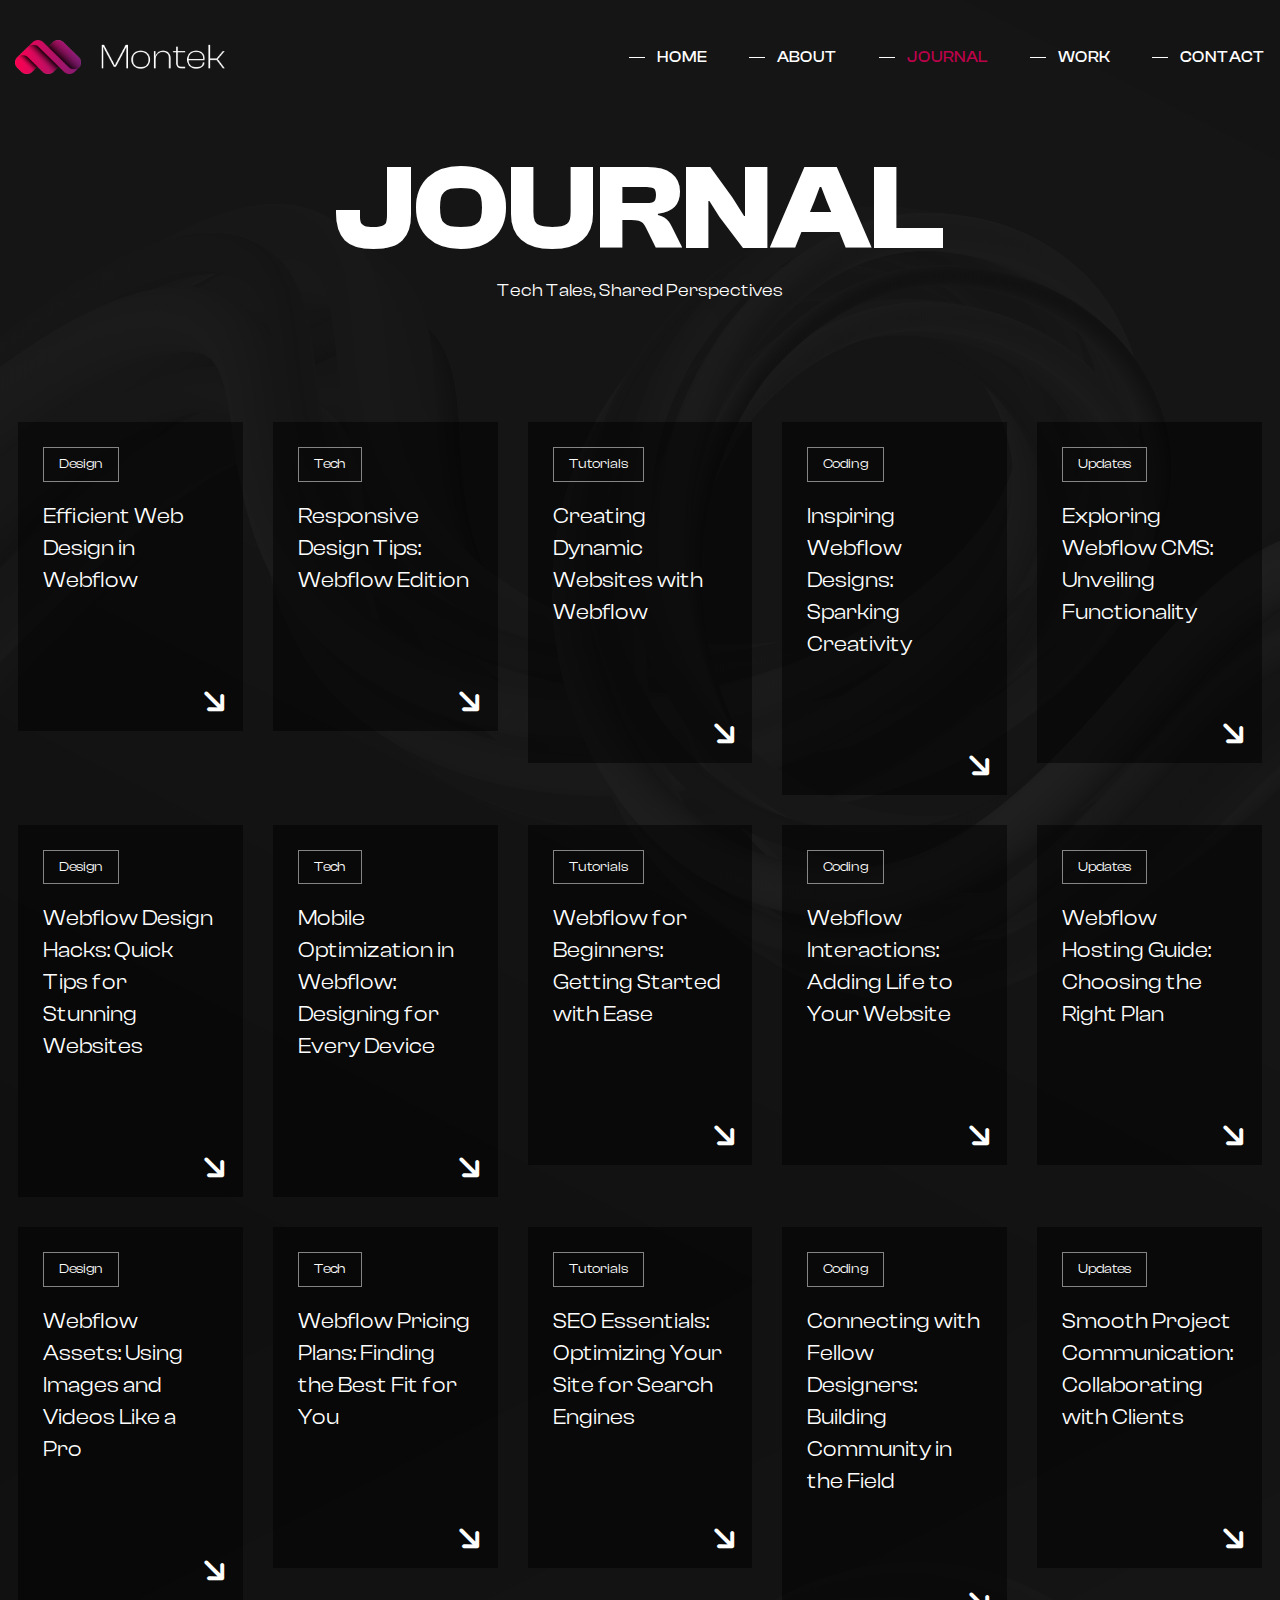
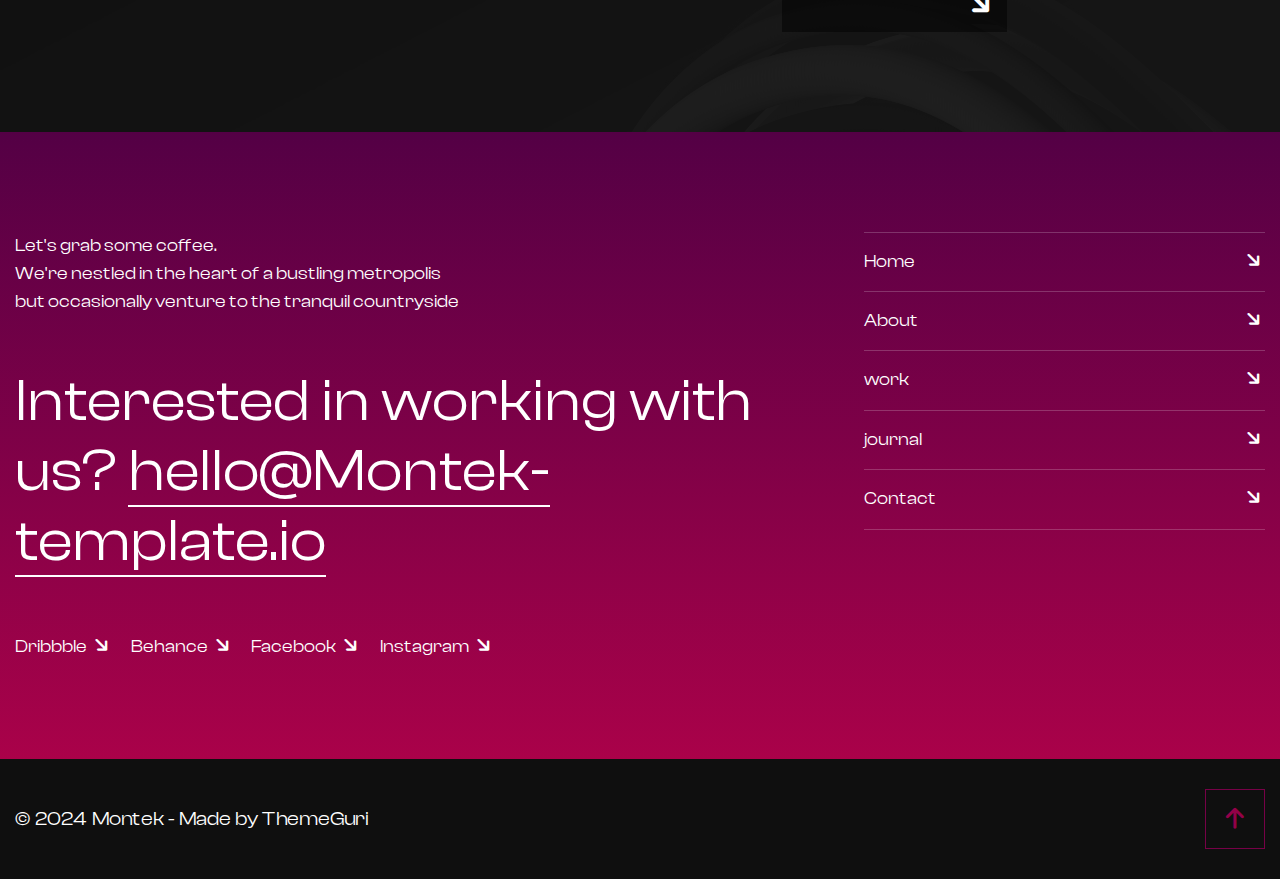
<file: journal.html>
<!DOCTYPE html>
<html>

<!-- Mirrored from demoxml.com/html/montek-demo/journal.html by HTTrack Website Copier/3.x [XR&CO'2014], Wed, 11 Sep 2024 04:30:47 GMT -->
<head>
<meta charset="utf-8">
<title>Montek Creative Agency Business HTML-5 Template | journal</title>
<!-- Stylesheets -->
<link href="assets/css/bootstrap.css" rel="stylesheet">
<link href="assets/css/style.css" rel="stylesheet">
<link href="assets/css/responsive.css" rel="stylesheet">

<link href="https://fonts.googleapis.com/css2?family=Lora:ital,wght@0,400;0,500;0,600;0,700;1,600;1,700&amp;display=swap" rel="stylesheet">
<link href="https://fonts.googleapis.com/css2?family=Inter:wght@300;400;500;600;700;800;900&amp;display=swap" rel="stylesheet">

<link rel="shortcut icon" href="assets/images/favicon.png" type="image/x-icon">
<link rel="icon" href="assets/images/favicon.png" type="image/x-icon">

<!-- Responsive -->
<meta http-equiv="X-UA-Compatible" content="IE=edge">
<meta name="viewport" content="width=device-width, initial-scale=1.0, maximum-scale=1.0, user-scalable=0">

</head>

<body>

<div class="page-wrapper image-layer" style="background-image:url(assets/images/background/4.jpg)">
 	

	
	<!-- Main Header -->
	<header class="main-header">
		
		<!-- Header Lower -->
		<div class="header-lower">
			<div class="auto-container">
				<div class="inner-container">
					<div class="d-flex justify-content-between align-items-center flex-wrap">
						
						<div class="logo-box">
							<div class="logo"><a href="index-2.html"><img src="assets/images/logo.png" alt="" title=""></a></div>
						</div>
						
						<div class="nav-outer d-flex flex-wrap">
							<!-- Main Menu -->
							<nav class="main-menu navbar-expand-md">
								<div class="navbar-header">
									<!-- Toggle Button -->    	
									<button class="navbar-toggler" type="button" data-toggle="collapse" data-target="#navbarSupportedContent" aria-controls="navbarSupportedContent" aria-expanded="false" aria-label="Toggle navigation">
										<span class="icon-bar"></span>
										<span class="icon-bar"></span>
										<span class="icon-bar"></span>
									</button>
								</div>
								
								<div class="navbar-collapse collapse clearfix" id="navbarSupportedContent">
									<ul class="navigation clearfix">
										<li><a href="index-2.html">Home</a></li>
										<li><a href="about.html">About</a></li>
										<li class="dropdown"><a href="#">journal</a>
											<ul>
												<li><a href="journal.html">journal</a></li>
												<li><a href="journal-detail.html">journal detail</a></li>
											</ul>
										</li>
										<li class="dropdown"><a href="#">work</a>
											<ul>
												<li><a href="work.html">work</a></li>
												<li><a href="single-work.html">work detail</a></li>
											</ul>
										</li>
										<li><a href="contact.html">Contact</a></li>
									</ul>
								</div>
							</nav>
						</div>

						<!-- Mobile Navigation Toggler -->
						<div class="mobile-nav-toggler">
							<svg xmlns="http://www.w3.org/2000/svg" class="icon icon-tabler icon-tabler-menu-2" width="24" height="24" viewBox="0 0 24 24" stroke-width="1.5" stroke="currentColor" fill="none" stroke-linecap="round" stroke-linejoin="round"><path stroke="none" d="M0 0h24v24H0z" fill="none"/><path d="M4 6l16 0" /><path d="M4 12l16 0" /><path d="M4 18l16 0" /></svg>
						</div>
						
					</div>
				</div>
			</div>
		</div>
		<!--End Header Lower-->
		
		<!-- Mobile Menu  -->
		<div class="mobile-menu">
			<div class="menu-backdrop"></div>
			<div class="close-btn"><span class="icon fa-solid fa-xmark fa-fw"></span></div>
			
			<nav class="menu-box">
				<div class="nav-logo"><a href="index-2.html"><img src="assets/images/mobile-logo.png" alt="" title=""></a></div>
				<div class="menu-outer"><!--Here Menu Will Come Automatically Via Javascript / Same Menu as in Header--></div>
			</nav>
		</div>
		<!-- End Mobile Menu -->
	
	</header>
	<!-- End Main Header -->
	
	<!-- Page Title -->
	<section class="page-title">
		<div class="auto-container">
			<h1 class="page-title_heading">journal</h1>
			<div class="page-title_text">Tech Tales, Shared Perspectives</div>
		</div>
	</section>
	<!-- End Page Title -->

	<!-- journal Two -->
	<section class="journal-two">
		<div class="auto-container">
			<div class="row clearfix">
				
				<!-- journal Block One -->
				<div class="journal-block_one">
					<div class="journal-block_one-inner">
						<div class="journal-block_one-title">Design</div>
						<h5 class="journal-block_one-heading"><a href="journal-detail.html">Efficient Web Design in Webflow</a></h5>
						<a href="journal-detail.html" class="journal-block_one-arrow fa-solid fa-arrow-right fa-fw"></a>
					</div>
				</div>
				
				<!-- journal Block One -->
				<div class="journal-block_one">
					<div class="journal-block_one-inner">
						<div class="journal-block_one-title">tech</div>
						<h5 class="journal-block_one-heading"><a href="journal-detail.html">Responsive Design Tips: Webflow Edition</a></h5>
						<a href="journal-detail.html" class="journal-block_one-arrow fa-solid fa-arrow-right fa-fw"></a>
					</div>
				</div>
				
				<!-- journal Block One -->
				<div class="journal-block_one">
					<div class="journal-block_one-inner">
						<div class="journal-block_one-title">tutorials</div>
						<h5 class="journal-block_one-heading"><a href="journal-detail.html">Creating Dynamic Websites with Webflow</a></h5>
						<a href="journal-detail.html" class="journal-block_one-arrow fa-solid fa-arrow-right fa-fw"></a>
					</div>
				</div>
				
				<!-- journal Block One -->
				<div class="journal-block_one">
					<div class="journal-block_one-inner">
						<div class="journal-block_one-title">coding</div>
						<h5 class="journal-block_one-heading"><a href="journal-detail.html">Inspiring Webflow Designs: Sparking Creativity</a></h5>
						<a href="journal-detail.html" class="journal-block_one-arrow fa-solid fa-arrow-right fa-fw"></a>
					</div>
				</div>
				
				<!-- journal Block One -->
				<div class="journal-block_one">
					<div class="journal-block_one-inner">
						<div class="journal-block_one-title">updates</div>
						<h5 class="journal-block_one-heading"><a href="journal-detail.html">Exploring Webflow CMS: Unveiling Functionality</a></h5>
						<a href="journal-detail.html" class="journal-block_one-arrow fa-solid fa-arrow-right fa-fw"></a>
					</div>
				</div>
				
				<!-- journal Block One -->
				<div class="journal-block_one">
					<div class="journal-block_one-inner">
						<div class="journal-block_one-title">Design</div>
						<h5 class="journal-block_one-heading"><a href="journal-detail.html">Webflow Design Hacks: Quick Tips for Stunning Websites</a></h5>
						<a href="journal-detail.html" class="journal-block_one-arrow fa-solid fa-arrow-right fa-fw"></a>
					</div>
				</div>
				
				<!-- journal Block One -->
				<div class="journal-block_one">
					<div class="journal-block_one-inner">
						<div class="journal-block_one-title">tech</div>
						<h5 class="journal-block_one-heading"><a href="journal-detail.html">Mobile Optimization in Webflow: Designing for Every Device</a></h5>
						<a href="journal-detail.html" class="journal-block_one-arrow fa-solid fa-arrow-right fa-fw"></a>
					</div>
				</div>
				
				<!-- journal Block One -->
				<div class="journal-block_one">
					<div class="journal-block_one-inner">
						<div class="journal-block_one-title">tutorials</div>
						<h5 class="journal-block_one-heading"><a href="journal-detail.html">Webflow for Beginners: Getting Started with Ease</a></h5>
						<a href="journal-detail.html" class="journal-block_one-arrow fa-solid fa-arrow-right fa-fw"></a>
					</div>
				</div>
				
				<!-- journal Block One -->
				<div class="journal-block_one">
					<div class="journal-block_one-inner">
						<div class="journal-block_one-title">coding</div>
						<h5 class="journal-block_one-heading"><a href="journal-detail.html">Webflow Interactions: Adding Life to Your Website</a></h5>
						<a href="journal-detail.html" class="journal-block_one-arrow fa-solid fa-arrow-right fa-fw"></a>
					</div>
				</div>
				
				<!-- journal Block One -->
				<div class="journal-block_one">
					<div class="journal-block_one-inner">
						<div class="journal-block_one-title">updates</div>
						<h5 class="journal-block_one-heading"><a href="journal-detail.html">Webflow Hosting Guide: Choosing the Right Plan</a></h5>
						<a href="journal-detail.html" class="journal-block_one-arrow fa-solid fa-arrow-right fa-fw"></a>
					</div>
				</div>
				
				<!-- journal Block One -->
				<div class="journal-block_one">
					<div class="journal-block_one-inner">
						<div class="journal-block_one-title">Design</div>
						<h5 class="journal-block_one-heading"><a href="journal-detail.html">Webflow Assets: Using Images and Videos Like a Pro</a></h5>
						<a href="journal-detail.html" class="journal-block_one-arrow fa-solid fa-arrow-right fa-fw"></a>
					</div>
				</div>
				
				<!-- journal Block One -->
				<div class="journal-block_one">
					<div class="journal-block_one-inner">
						<div class="journal-block_one-title">tech</div>
						<h5 class="journal-block_one-heading"><a href="journal-detail.html">Webflow Pricing Plans: Finding the Best Fit for You</a></h5>
						<a href="journal-detail.html" class="journal-block_one-arrow fa-solid fa-arrow-right fa-fw"></a>
					</div>
				</div>
				
				<!-- journal Block One -->
				<div class="journal-block_one">
					<div class="journal-block_one-inner">
						<div class="journal-block_one-title">tutorials</div>
						<h5 class="journal-block_one-heading"><a href="journal-detail.html">SEO Essentials: Optimizing Your Site for Search Engines</a></h5>
						<a href="journal-detail.html" class="journal-block_one-arrow fa-solid fa-arrow-right fa-fw"></a>
					</div>
				</div>
				
				<!-- journal Block One -->
				<div class="journal-block_one">
					<div class="journal-block_one-inner">
						<div class="journal-block_one-title">coding</div>
						<h5 class="journal-block_one-heading"><a href="journal-detail.html">Connecting with Fellow Designers: Building Community in the Field</a></h5>
						<a href="journal-detail.html" class="journal-block_one-arrow fa-solid fa-arrow-right fa-fw"></a>
					</div>
				</div>
				
				<!-- journal Block One -->
				<div class="journal-block_one">
					<div class="journal-block_one-inner">
						<div class="journal-block_one-title">updates</div>
						<h5 class="journal-block_one-heading"><a href="journal-detail.html">Smooth Project Communication: Collaborating with Clients</a></h5>
						<a href="journal-detail.html" class="journal-block_one-arrow fa-solid fa-arrow-right fa-fw"></a>
					</div>
				</div>
				
			</div>
		</div>
	</section>
	<!-- End journal Two -->
	
	<!-- Main Footer -->
	<footer class="main-footer">
		<div class="auto-container">
			<!-- Widgets Section -->
			<div class="widgets-section">
				<div class="row clearfix">
					
					<!-- Footer Column -->
					<div class="footer-column col-lg-8 col-md-12 col-sm-12">
						<div class="footer-text">Let's grab some coffee. <br> We're nestled in the heart of a bustling metropolis <br> but occasionally venture to the tranquil countryside</div>
						<h2>Interested in working with us? <a href="mailto:hello@Montek-template.io">hello@Montek-template.io</a></h2>
						<ul class="footer_socials">
							<li><a href="https://www.dribbble.com/">Dribbble <i class="fa-solid fa-arrow-right fa-fw"></i></a></li>
							<li><a href="https://www.behance.net/">Behance <i class="fa-solid fa-arrow-right fa-fw"></i></a></li>
							<li><a href="https://www.facebook.com/">Facebook <i class="fa-solid fa-arrow-right fa-fw"></i></a></li>
							<li><a href="https://www.instagram.com/">Instagram <i class="fa-solid fa-arrow-right fa-fw"></i></a></li>
						</ul>
					</div>
					
					<!-- Footer Column -->
					<div class="footer-column col-lg-4 col-md-12 col-sm-12">
						<ul class="footer_navs">
							<li><a href="index-2.html">Home <i class="fa-solid fa-arrow-right fa-fw"></i></a></li>
							<li><a href="about.html">About <i class="fa-solid fa-arrow-right fa-fw"></i></a></li>
							<li><a href="work.html">work <i class="fa-solid fa-arrow-right fa-fw"></i></a></li>
							<li><a href="journal.html">journal <i class="fa-solid fa-arrow-right fa-fw"></i></a></li>
							<li><a href="contact.html">Contact <i class="fa-solid fa-arrow-right fa-fw"></i></a></li>
						</ul>
					</div>
					
				</div>
			</div>
		</div>
		<div class="footer-bottom">
			<div class="auto-container">
				<div class="d-flex justify-content-between align-items-center flex-wrap">
					<div class="footer_copyright">&copy; 2024 Montek  -  Made by ThemeGuri</div>
			<a class="backtop down-box scroll-to-target" data-target=".page-wrapper">
<i class="fa-solid fa-arrow-up"></i>
			</a>
				</div>
			</div>
		</div>
	</footer>
	<!-- End Main Footer -->
	
</div>
<!-- End PageWrapper -->
<script src="assets/js/jquery.js"></script>
<script src="assets/js/popper.min.js"></script>
<script src="assets/js/bootstrap.min.js"></script>
<script src="assets/js/appear.js"></script>
<script src="assets/js/wow.js"></script>
<script src="assets/js/swiper.min.js"></script>
<script src="assets/js/odometer.js"></script>
<script src="assets/js/gsap.min.js"></script>
<script src="assets/js/SplitText.min.js"></script>
<script src="assets/js/ScrollTrigger.min.js"></script>
<script src="assets/js/ScrollToPlugin.min.js"></script>
<script src="assets/js/ScrollSmoother.min.js"></script>
<script src="assets/js/script.js"></script>
<!--[if lt IE 9]><script src="https://cdnjs.cloudflare.com/ajax/libs/html5shiv/3.7.3/html5shiv.js"></script><![endif]-->
<!--[if lt IE 9]><script src="js/respond.js"></script><![endif]-->

</body>

<!-- Mirrored from demoxml.com/html/montek-demo/journal.html by HTTrack Website Copier/3.x [XR&CO'2014], Wed, 11 Sep 2024 04:30:47 GMT -->
</html>
</file>
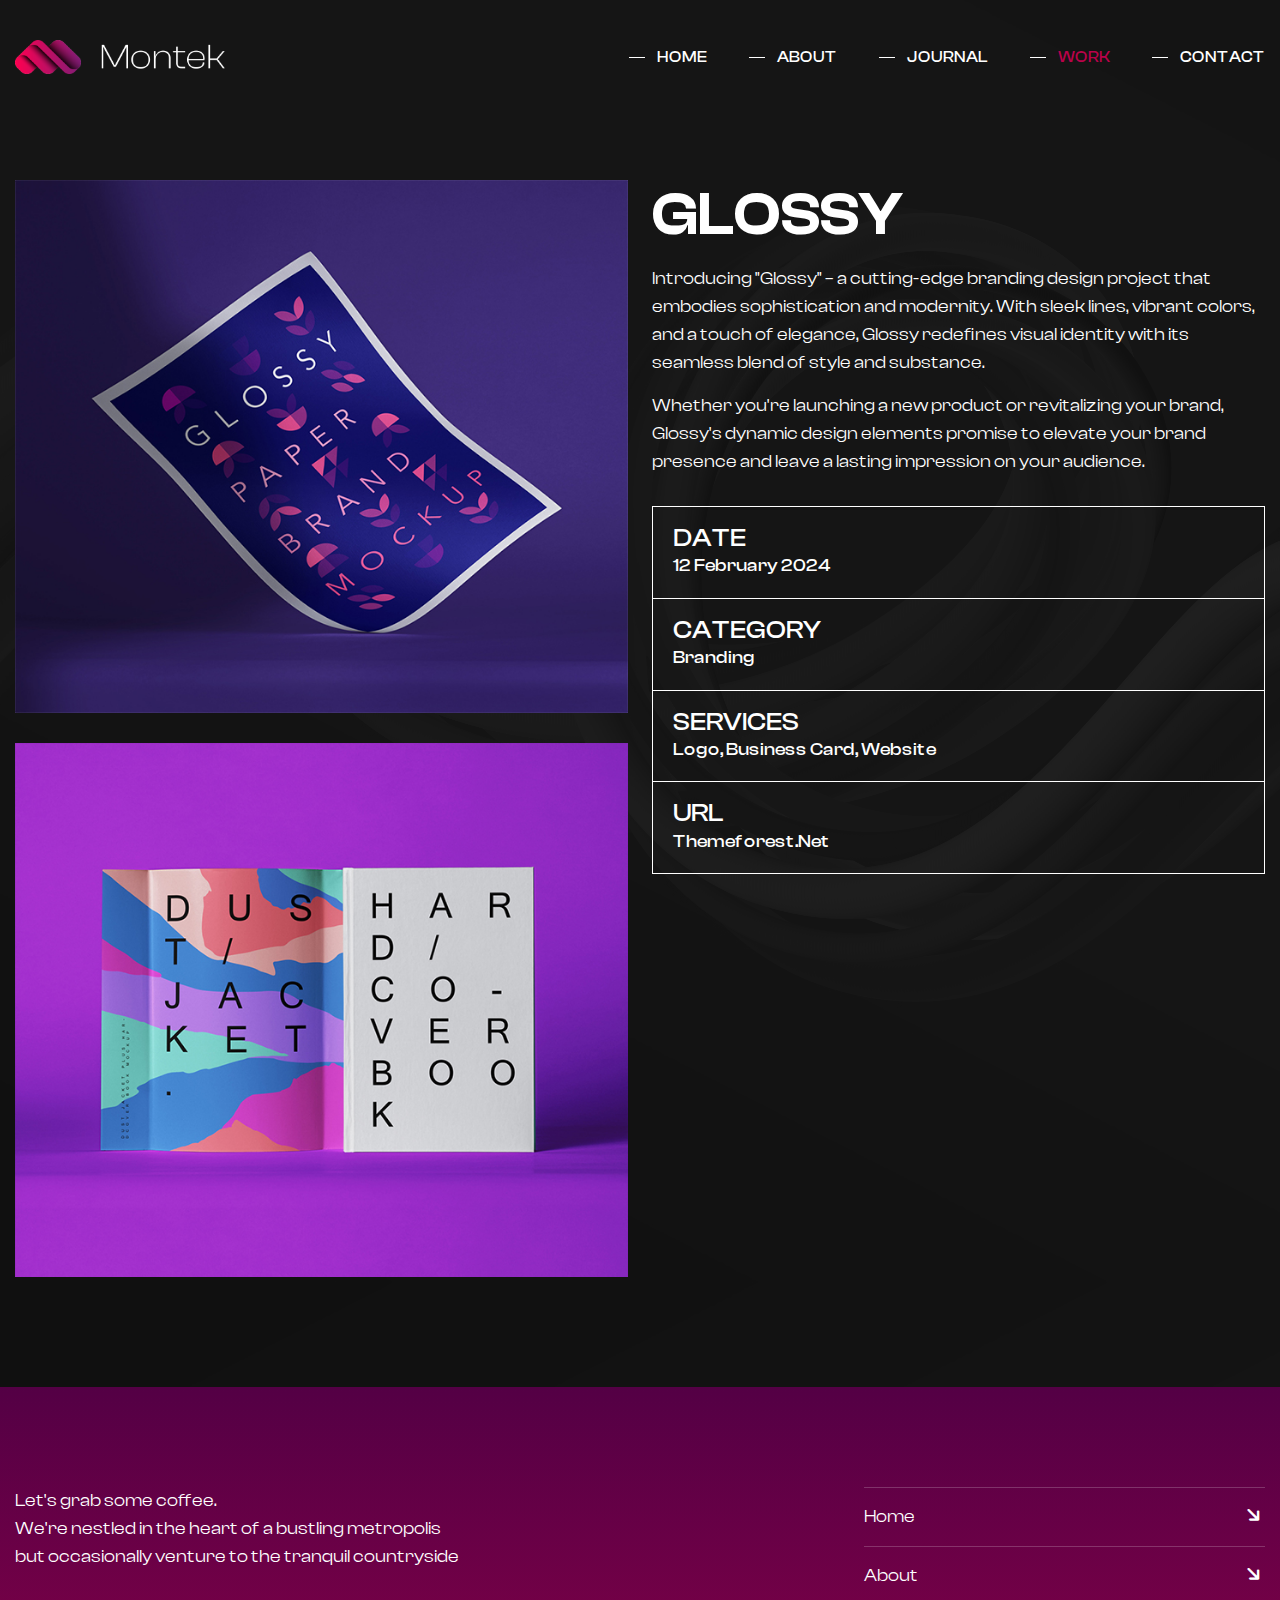
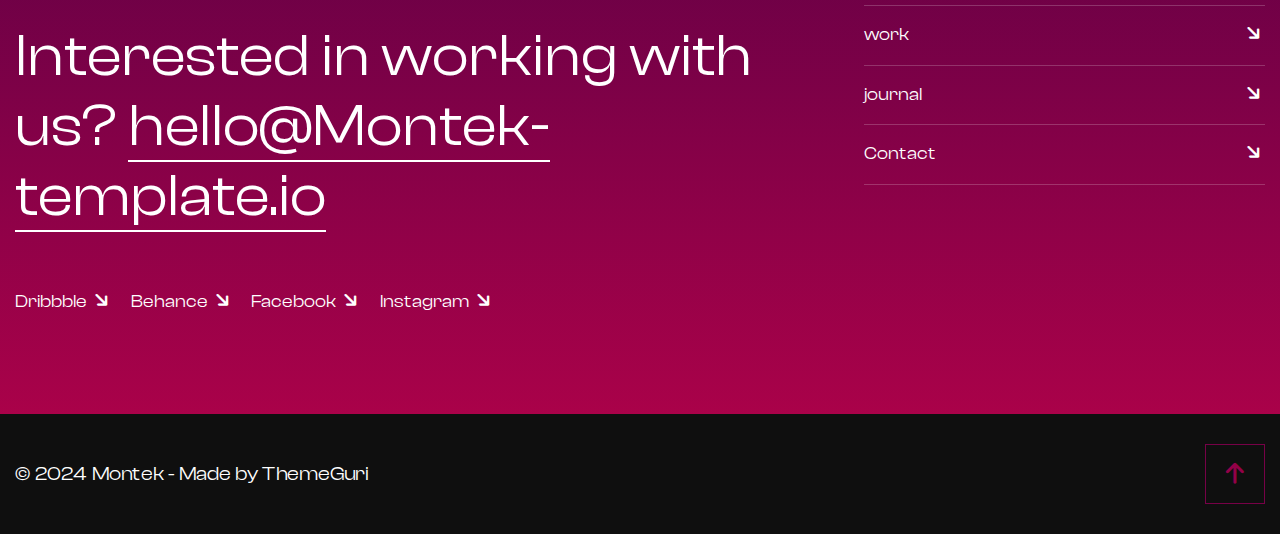
<file: single-work.html>
<!DOCTYPE html>
<html>

<!-- Mirrored from demoxml.com/html/montek-demo/single-work.html by HTTrack Website Copier/3.x [XR&CO'2014], Wed, 11 Sep 2024 04:30:50 GMT -->
<head>
<meta charset="utf-8">
<title>Montek Creative Agency Business HTML-5 Template | Single Work</title>
<!-- Stylesheets -->
<link href="assets/css/bootstrap.css" rel="stylesheet">
<link href="assets/css/style.css" rel="stylesheet">
<link href="assets/css/responsive.css" rel="stylesheet">

<link href="https://fonts.googleapis.com/css2?family=Lora:ital,wght@0,400;0,500;0,600;0,700;1,600;1,700&amp;display=swap" rel="stylesheet">
<link href="https://fonts.googleapis.com/css2?family=Inter:wght@300;400;500;600;700;800;900&amp;display=swap" rel="stylesheet">

<link rel="shortcut icon" href="assets/images/favicon.png" type="image/x-icon">
<link rel="icon" href="assets/images/favicon.png" type="image/x-icon">

<!-- Responsive -->
<meta http-equiv="X-UA-Compatible" content="IE=edge">
<meta name="viewport" content="width=device-width, initial-scale=1.0, maximum-scale=1.0, user-scalable=0">

</head>

<body>

<div class="page-wrapper image-layer" style="background-image:url(assets/images/background/4.jpg)">	
 	

	
	<!-- Main Header -->
	<header class="main-header">
		
		<!-- Header Lower -->
		<div class="header-lower">
			<div class="auto-container">
				<div class="inner-container">
					<div class="d-flex justify-content-between align-items-center flex-wrap">
						
						<div class="logo-box">
							<div class="logo"><a href="index-2.html"><img src="assets/images/logo.png" alt="" title=""></a></div>
						</div>
						
						<div class="nav-outer d-flex flex-wrap">
							<!-- Main Menu -->
							<nav class="main-menu navbar-expand-md">
								<div class="navbar-header">
									<!-- Toggle Button -->    	
									<button class="navbar-toggler" type="button" data-toggle="collapse" data-target="#navbarSupportedContent" aria-controls="navbarSupportedContent" aria-expanded="false" aria-label="Toggle navigation">
										<span class="icon-bar"></span>
										<span class="icon-bar"></span>
										<span class="icon-bar"></span>
									</button>
								</div>
								
								<div class="navbar-collapse collapse clearfix" id="navbarSupportedContent">
									<ul class="navigation clearfix">
										<li><a href="index-2.html">Home</a></li>
										<li><a href="about.html">About</a></li>
										<li class="dropdown"><a href="#">journal</a>
											<ul>
												<li><a href="journal.html">journal</a></li>
												<li><a href="journal-detail.html">journal detail</a></li>
											</ul>
										</li>
										<li class="dropdown"><a href="#">work</a>
											<ul>
												<li><a href="work.html">work</a></li>
												<li><a href="single-work.html">work detail</a></li>
											</ul>
										</li>
										<li><a href="contact.html">Contact</a></li>
									</ul>
								</div>
							</nav>
						</div>

						<!-- Mobile Navigation Toggler -->
						<div class="mobile-nav-toggler">
							<svg xmlns="http://www.w3.org/2000/svg" class="icon icon-tabler icon-tabler-menu-2" width="24" height="24" viewBox="0 0 24 24" stroke-width="1.5" stroke="currentColor" fill="none" stroke-linecap="round" stroke-linejoin="round"><path stroke="none" d="M0 0h24v24H0z" fill="none"/><path d="M4 6l16 0" /><path d="M4 12l16 0" /><path d="M4 18l16 0" /></svg>
						</div>
						
					</div>
				</div>
			</div>
		</div>
		<!--End Header Lower-->
		
		<!-- Mobile Menu  -->
		<div class="mobile-menu">
			<div class="menu-backdrop"></div>
			<div class="close-btn"><span class="icon fa-solid fa-xmark fa-fw"></span></div>
			
			<nav class="menu-box">
				<div class="nav-logo"><a href="index-2.html"><img src="assets/images/mobile-logo.png" alt="" title=""></a></div>
				<div class="menu-outer"><!--Here Menu Will Come Automatically Via Javascript / Same Menu as in Header--></div>
			</nav>
		</div>
		<!-- End Mobile Menu -->
	
	</header>
	<!-- End Main Header -->
	
	<!-- Single Work -->
	<section class="single-work">
		<div class="auto-container">
			<div class="row clearfix">
				<!-- Column -->
				<div class="column col-lg-6 col-md-12 col-sm-12">
					<div class="single-work_image">
						<img src="assets/images/resource/work-1.jpg" alt="" />
					</div>
					<div class="single-work_image">
						<img src="assets/images/resource/work-2.jpg" alt="" />
					</div>
				</div>
				<!-- Column -->
				<div class="column col-lg-6 col-md-12 col-sm-12">
					<h2 class="single-work_title">Glossy</h2>
					<p>Introducing "Glossy" – a cutting-edge branding design project that embodies sophistication and modernity. With sleek lines, vibrant colors, and a touch of elegance, Glossy redefines visual identity with its seamless blend of style and substance. </p>
					<p>Whether you're launching a new product or revitalizing your brand, Glossy's dynamic design elements promise to elevate your brand presence and leave a lasting impression on your audience.</p>
					<ul class="single-work_list">
						<li>
							Date
							<span>12 February 2024</span>
						</li>
						<li>
							Category
							<span>branding</span>
						</li>
						<li>
							services
							<span>logo, business card, website</span>
						</li>
						<li>
							URL
							<span><a href="www.themeforest.html">Themeforest.net</a></span>
						</li>
					</ul>
				</div>
			</div>
		</div>
	</section>
	<!-- End Single Work -->
	
	<!-- Main Footer -->
	<footer class="main-footer">
		<div class="auto-container">
			<!-- Widgets Section -->
			<div class="widgets-section">
				<div class="row clearfix">
					
					<!-- Footer Column -->
					<div class="footer-column col-lg-8 col-md-12 col-sm-12">
						<div class="footer-text">Let's grab some coffee. <br> We're nestled in the heart of a bustling metropolis <br> but occasionally venture to the tranquil countryside</div>
						<h2>Interested in working with us? <a href="mailto:hello@Montek-template.io">hello@Montek-template.io</a></h2>
						<ul class="footer_socials">
							<li><a href="https://www.dribbble.com/">Dribbble <i class="fa-solid fa-arrow-right fa-fw"></i></a></li>
							<li><a href="https://www.behance.net/">Behance <i class="fa-solid fa-arrow-right fa-fw"></i></a></li>
							<li><a href="https://www.facebook.com/">Facebook <i class="fa-solid fa-arrow-right fa-fw"></i></a></li>
							<li><a href="https://www.instagram.com/">Instagram <i class="fa-solid fa-arrow-right fa-fw"></i></a></li>
						</ul>
					</div>
					
					<!-- Footer Column -->
					<div class="footer-column col-lg-4 col-md-12 col-sm-12">
						<ul class="footer_navs">
							<li><a href="index-2.html">Home <i class="fa-solid fa-arrow-right fa-fw"></i></a></li>
							<li><a href="about.html">About <i class="fa-solid fa-arrow-right fa-fw"></i></a></li>
							<li><a href="work.html">work <i class="fa-solid fa-arrow-right fa-fw"></i></a></li>
							<li><a href="journal.html">journal <i class="fa-solid fa-arrow-right fa-fw"></i></a></li>
							<li><a href="contact.html">Contact <i class="fa-solid fa-arrow-right fa-fw"></i></a></li>
						</ul>
					</div>
					
				</div>
			</div>
		</div>
		<div class="footer-bottom">
			<div class="auto-container">
				<div class="d-flex justify-content-between align-items-center flex-wrap">
					<div class="footer_copyright">&copy; 2024 Montek  -  Made by ThemeGuri</div>
			<a class="backtop down-box scroll-to-target" data-target=".page-wrapper">
<i class="fa-solid fa-arrow-up"></i>
			</a>
				</div>
			</div>
		</div>
	</footer>
	<!-- End Main Footer -->
	
</div>
<!-- End PageWrapper -->
<script src="assets/js/jquery.js"></script>
<script src="assets/js/popper.min.js"></script>
<script src="assets/js/bootstrap.min.js"></script>
<script src="assets/js/appear.js"></script>
<script src="assets/js/wow.js"></script>
<script src="assets/js/swiper.min.js"></script>
<script src="assets/js/odometer.js"></script>
<script src="assets/js/gsap.min.js"></script>
<script src="assets/js/SplitText.min.js"></script>
<script src="assets/js/ScrollTrigger.min.js"></script>
<script src="assets/js/ScrollToPlugin.min.js"></script>
<script src="assets/js/ScrollSmoother.min.js"></script>
<script src="assets/js/script.js"></script>
<!--[if lt IE 9]><script src="https://cdnjs.cloudflare.com/ajax/libs/html5shiv/3.7.3/html5shiv.js"></script><![endif]-->
<!--[if lt IE 9]><script src="js/respond.js"></script><![endif]-->

</body>

<!-- Mirrored from demoxml.com/html/montek-demo/single-work.html by HTTrack Website Copier/3.x [XR&CO'2014], Wed, 11 Sep 2024 04:30:52 GMT -->
</html>
</file>
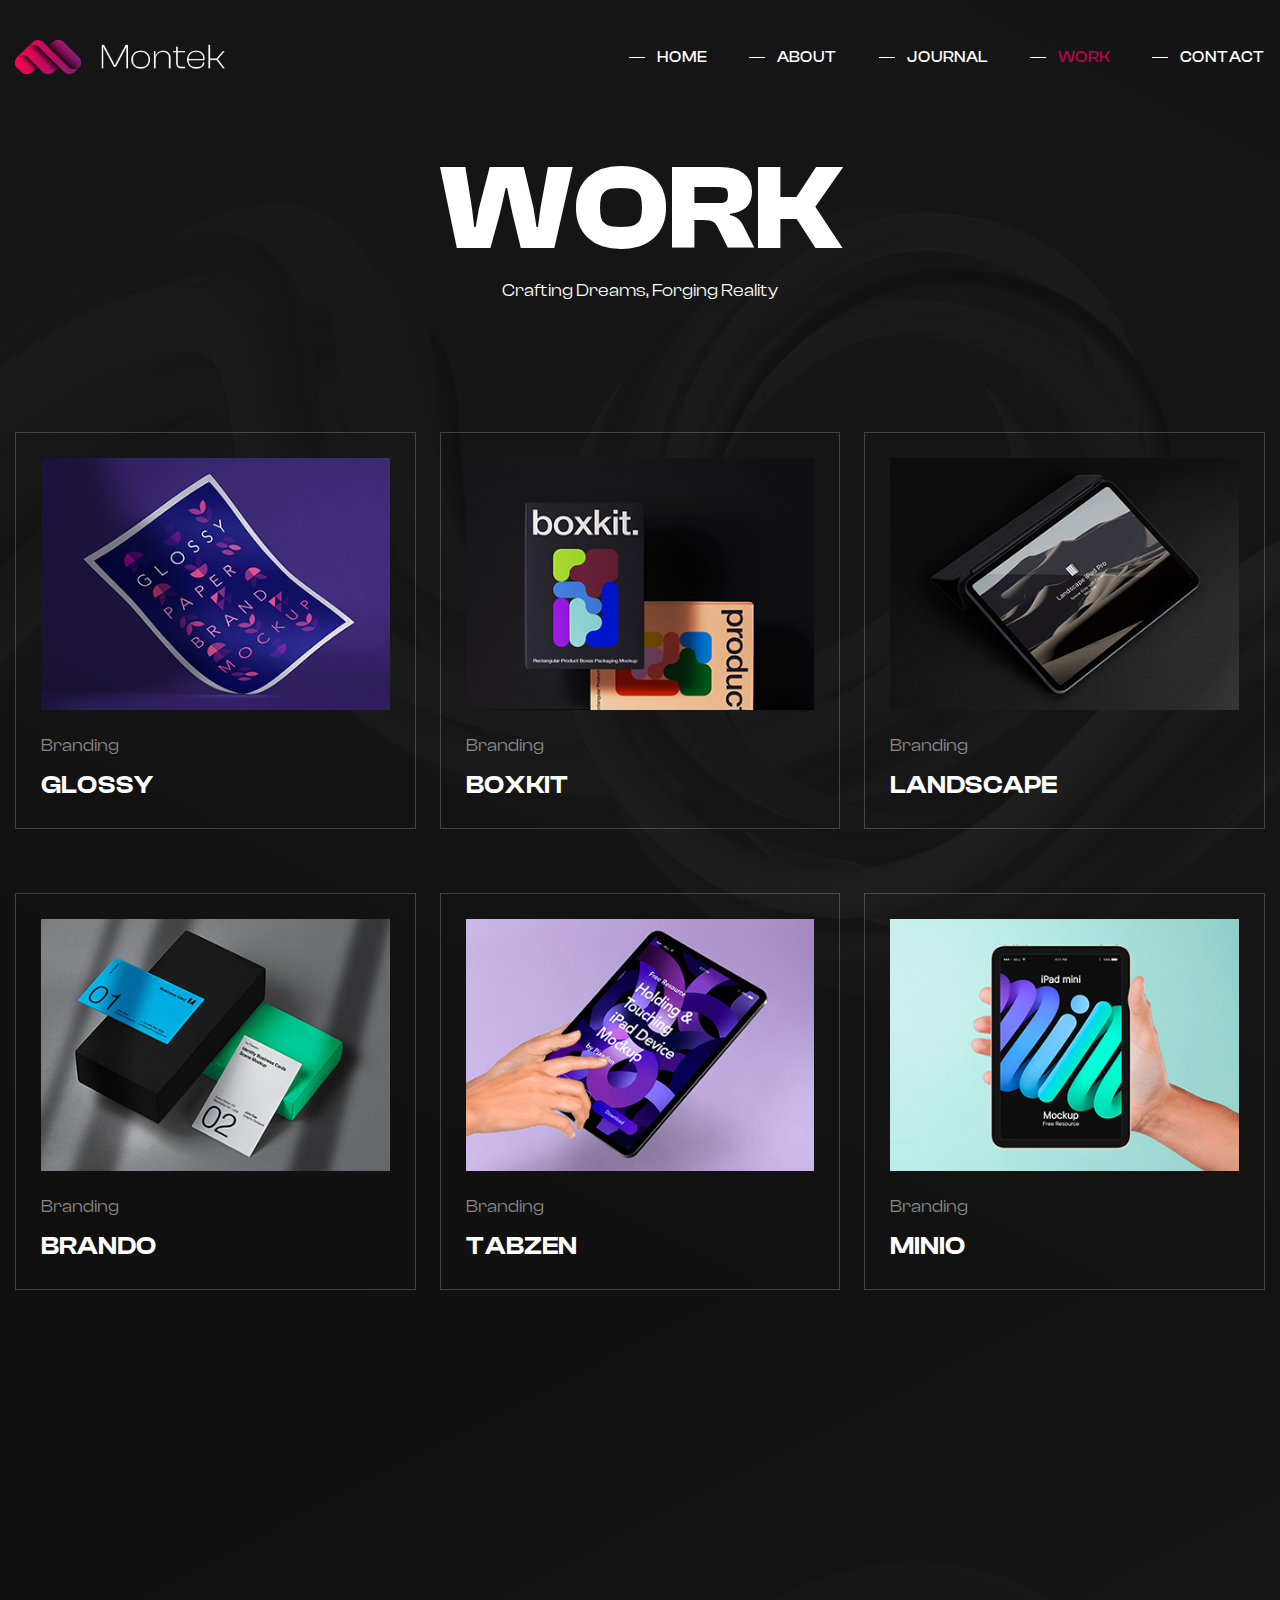
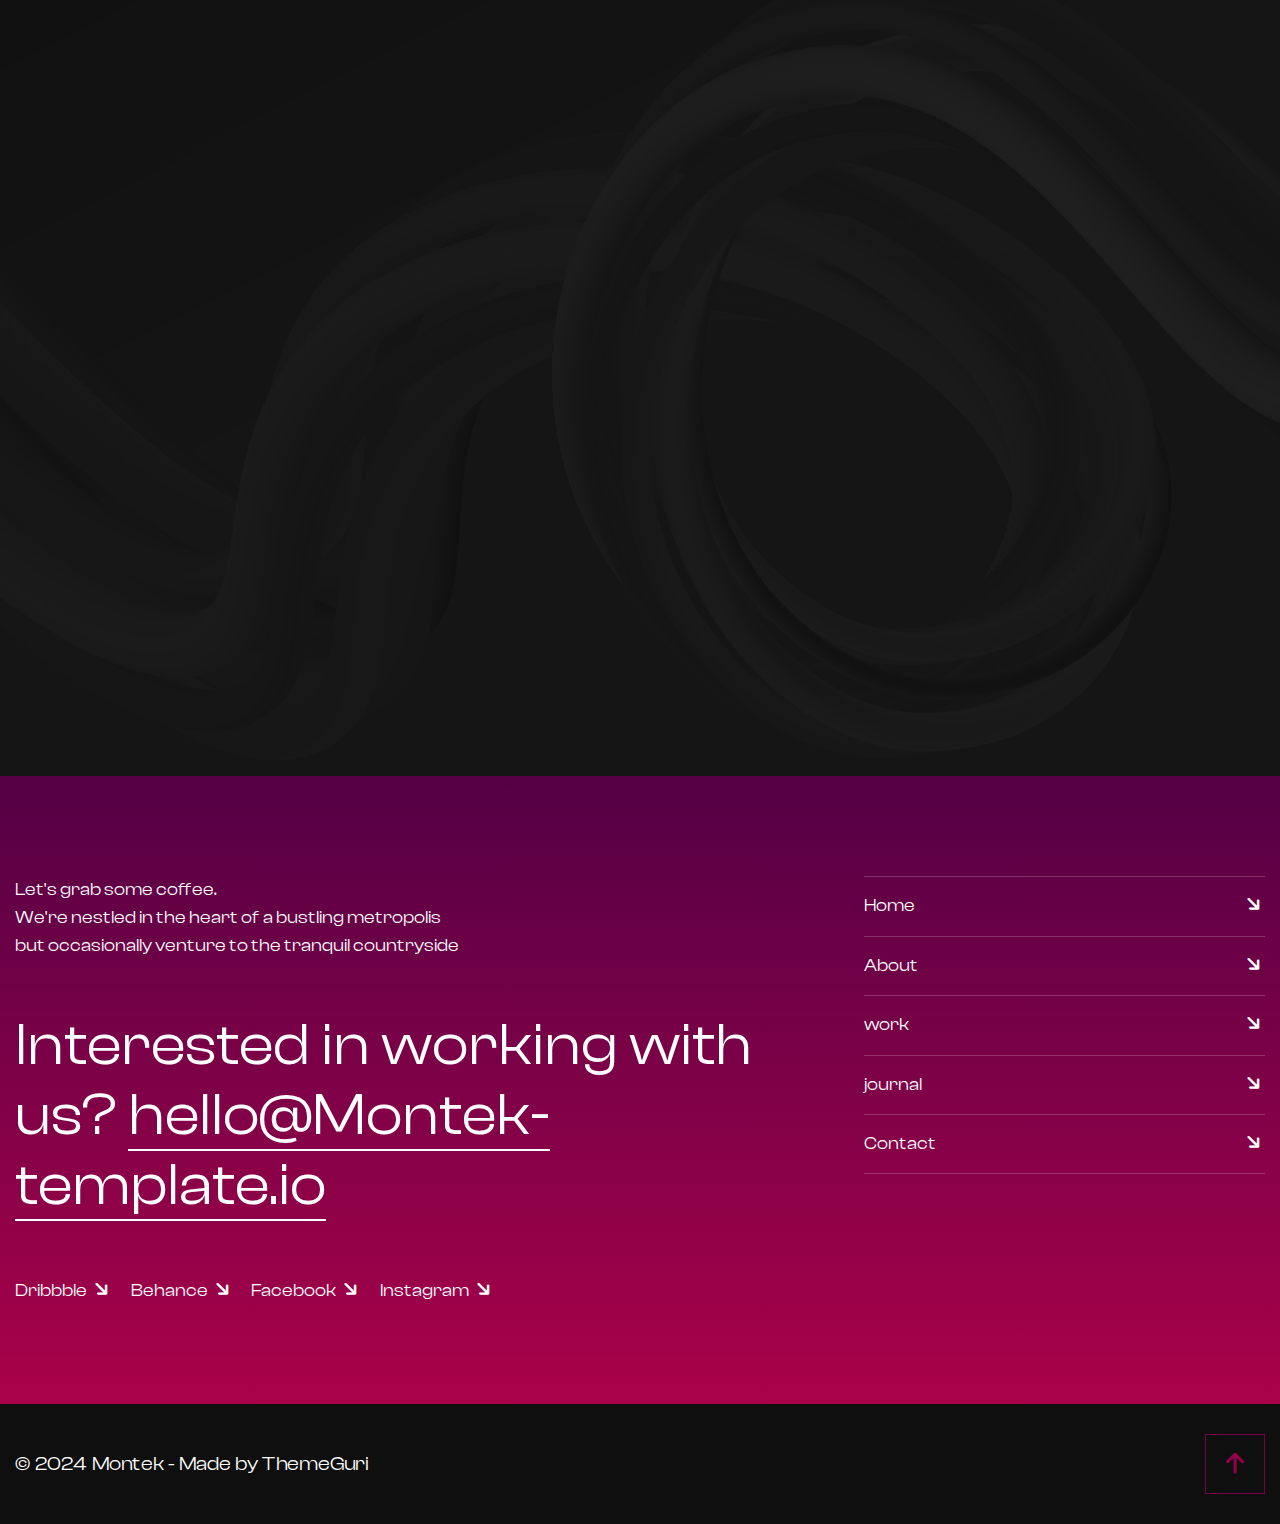
<file: work.html>
<!DOCTYPE html>
<html>

<!-- Mirrored from demoxml.com/html/montek-demo/work.html by HTTrack Website Copier/3.x [XR&CO'2014], Wed, 11 Sep 2024 04:30:48 GMT -->
<head>
<meta charset="utf-8">
<title>Montek Creative Agency Business HTML-5 Template | Work</title>
<!-- Stylesheets -->
<link href="assets/css/bootstrap.css" rel="stylesheet">
<link href="assets/css/style.css" rel="stylesheet">
<link href="assets/css/responsive.css" rel="stylesheet">

<link href="https://fonts.googleapis.com/css2?family=Lora:ital,wght@0,400;0,500;0,600;0,700;1,600;1,700&amp;display=swap" rel="stylesheet">
<link href="https://fonts.googleapis.com/css2?family=Inter:wght@300;400;500;600;700;800;900&amp;display=swap" rel="stylesheet">

<link rel="shortcut icon" href="assets/images/favicon.png" type="image/x-icon">
<link rel="icon" href="assets/images/favicon.png" type="image/x-icon">

<!-- Responsive -->
<meta http-equiv="X-UA-Compatible" content="IE=edge">
<meta name="viewport" content="width=device-width, initial-scale=1.0, maximum-scale=1.0, user-scalable=0">

</head>

<body>

<div class="page-wrapper image-layer" style="background-image:url(assets/images/background/4.jpg)">	
	<!-- Main Header -->
	<header class="main-header">
		
		<!-- Header Lower -->
		<div class="header-lower">
			<div class="auto-container">
				<div class="inner-container">
					<div class="d-flex justify-content-between align-items-center flex-wrap">
						
						<div class="logo-box">
							<div class="logo"><a href="index-2.html"><img src="assets/images/logo.png" alt="" title=""></a></div>
						</div>
						
						<div class="nav-outer d-flex flex-wrap">
							<!-- Main Menu -->
							<nav class="main-menu navbar-expand-md">
								<div class="navbar-header">
									<!-- Toggle Button -->    	
									<button class="navbar-toggler" type="button" data-toggle="collapse" data-target="#navbarSupportedContent" aria-controls="navbarSupportedContent" aria-expanded="false" aria-label="Toggle navigation">
										<span class="icon-bar"></span>
										<span class="icon-bar"></span>
										<span class="icon-bar"></span>
									</button>
								</div>
								
								<div class="navbar-collapse collapse clearfix" id="navbarSupportedContent">
									<ul class="navigation clearfix">
										<li><a href="index-2.html">Home</a></li>
										<li><a href="about.html">About</a></li>
										<li class="dropdown"><a href="#">journal</a>
											<ul>
												<li><a href="journal.html">journal</a></li>
												<li><a href="single-work.html">journal detail</a></li>
											</ul>
										</li>
										<li class="dropdown"><a href="#">work</a>
											<ul>
												<li><a href="work.html">work</a></li>
												<li><a href="single-work.html">work detail</a></li>
											</ul>
										</li>
										<li><a href="contact.html">Contact</a></li>
									</ul>
								</div>
							</nav>
						</div>

						<!-- Mobile Navigation Toggler -->
						<div class="mobile-nav-toggler">
							<svg xmlns="http://www.w3.org/2000/svg" class="icon icon-tabler icon-tabler-menu-2" width="24" height="24" viewBox="0 0 24 24" stroke-width="1.5" stroke="currentColor" fill="none" stroke-linecap="round" stroke-linejoin="round"><path stroke="none" d="M0 0h24v24H0z" fill="none"/><path d="M4 6l16 0" /><path d="M4 12l16 0" /><path d="M4 18l16 0" /></svg>
						</div>
						
					</div>
				</div>
			</div>
		</div>
		<!--End Header Lower-->
		
		<!-- Mobile Menu  -->
		<div class="mobile-menu">
			<div class="menu-backdrop"></div>
			<div class="close-btn"><span class="icon fa-solid fa-xmark fa-fw"></span></div>
			
			<nav class="menu-box">
				<div class="nav-logo"><a href="index-2.html"><img src="assets/images/mobile-logo.png" alt="" title=""></a></div>
				<div class="menu-outer"><!--Here Menu Will Come Automatically Via Javascript / Same Menu as in Header--></div>
			</nav>
		</div>
		<!-- End Mobile Menu -->
	
	</header>
	<!-- End Main Header -->
	
	<!-- Page Title -->
	<section class="page-title">
		<div class="auto-container">
			<h1 class="page-title_heading">Work</h1>
			<div class="page-title_text">Crafting Dreams, Forging Reality</div>
		</div>
	</section>
	<!-- End Page Title -->

	<!-- Work One -->
	<section class="work-one">
		<div class="auto-container">
			<div class="row clearfix">
				
				<!-- Gallery Block One -->
				<div class="gallery-block_one col-lg-4 col-md-6 col-sm-12">
					<div class="gallery-block_one-inner wow fadeInLeft" data-wow-delay="0ms" data-wow-duration="1500ms">
						<div class="gallery-block_one-content">
							<div class="gallery-block_one-image">
								<a href="single-work.html"><img src="assets/images/gallery/1.jpg" alt="" /></a>
							</div>
							<div class="gallery-block_one-title">branding</div>
							<h4 class="gallery-block_one-heading"><a href="single-work.html">Glossy</a></h4>
						</div>
						<div class="service-block_one-more">
							<a class="view-more" href="single-work.html">View Project <i class="fa-solid fa-arrow-right fa-fw"></i></a>
						</div>
					</div>
				</div>
				
				<!-- Gallery Block One -->
				<div class="gallery-block_one col-lg-4 col-md-6 col-sm-12">
					<div class="gallery-block_one-inner wow fadeInUp" data-wow-delay="0ms" data-wow-duration="1500ms">
						<div class="gallery-block_one-content">
							<div class="gallery-block_one-image">
								<a href="single-work.html"><img src="assets/images/gallery/2.jpg" alt="" /></a>
							</div>
							<div class="gallery-block_one-title">branding</div>
							<h4 class="gallery-block_one-heading"><a href="single-work.html">Boxkit</a></h4>
						</div>
						<div class="service-block_one-more">
							<a class="view-more" href="single-work.html">View Project <i class="fa-solid fa-arrow-right fa-fw"></i></a>
						</div>
					</div>
				</div>
				
				<!-- Gallery Block One -->
				<div class="gallery-block_one col-lg-4 col-md-6 col-sm-12">
					<div class="gallery-block_one-inner wow fadeInRight" data-wow-delay="0ms" data-wow-duration="1500ms">
						<div class="gallery-block_one-content">
							<div class="gallery-block_one-image">
								<a href="single-work.html"><img src="assets/images/gallery/3.jpg" alt="" /></a>
							</div>
							<div class="gallery-block_one-title">branding</div>
							<h4 class="gallery-block_one-heading"><a href="single-work.html">Landscape</a></h4>
						</div>
						<div class="service-block_one-more">
							<a class="view-more" href="single-work.html">View Project <i class="fa-solid fa-arrow-right fa-fw"></i></a>
						</div>
					</div>
				</div>
				
				<!-- Gallery Block One -->
				<div class="gallery-block_one col-lg-4 col-md-6 col-sm-12">
					<div class="gallery-block_one-inner wow fadeInLeft" data-wow-delay="0ms" data-wow-duration="1500ms">
						<div class="gallery-block_one-content">
							<div class="gallery-block_one-image">
								<a href="single-work.html"><img src="assets/images/gallery/4.jpg" alt="" /></a>
							</div>
							<div class="gallery-block_one-title">branding</div>
							<h4 class="gallery-block_one-heading"><a href="single-work.html">Brando</a></h4>
						</div>
						<div class="service-block_one-more">
							<a class="view-more" href="single-work.html">View Project <i class="fa-solid fa-arrow-right fa-fw"></i></a>
						</div>
					</div>
				</div>
				
				<!-- Gallery Block One -->
				<div class="gallery-block_one col-lg-4 col-md-6 col-sm-12">
					<div class="gallery-block_one-inner wow fadeInUp" data-wow-delay="0ms" data-wow-duration="1500ms">
						<div class="gallery-block_one-content">
							<div class="gallery-block_one-image">
								<a href="single-work.html"><img src="assets/images/gallery/5.jpg" alt="" /></a>
							</div>
							<div class="gallery-block_one-title">branding</div>
							<h4 class="gallery-block_one-heading"><a href="single-work.html">Tabzen</a></h4>
						</div>
						<div class="service-block_one-more">
							<a class="view-more" href="single-work.html">View Project <i class="fa-solid fa-arrow-right fa-fw"></i></a>
						</div>
					</div>
				</div>
				
				<!-- Gallery Block One -->
				<div class="gallery-block_one col-lg-4 col-md-6 col-sm-12">
					<div class="gallery-block_one-inner wow fadeInRight" data-wow-delay="0ms" data-wow-duration="1500ms">
						<div class="gallery-block_one-content">
							<div class="gallery-block_one-image">
								<a href="single-work.html"><img src="assets/images/gallery/6.jpg" alt="" /></a>
							</div>
							<div class="gallery-block_one-title">branding</div>
							<h4 class="gallery-block_one-heading"><a href="single-work.html">Minio</a></h4>
						</div>
						<div class="service-block_one-more">
							<a class="view-more" href="single-work.html">View Project <i class="fa-solid fa-arrow-right fa-fw"></i></a>
						</div>
					</div>
				</div>
				
				<!-- Gallery Block One -->
				<div class="gallery-block_one col-lg-4 col-md-6 col-sm-12">
					<div class="gallery-block_one-inner wow fadeInLeft" data-wow-delay="0ms" data-wow-duration="1500ms">
						<div class="gallery-block_one-content">
							<div class="gallery-block_one-image">
								<a href="single-work.html"><img src="assets/images/gallery/7.jpg" alt="" /></a>
							</div>
							<div class="gallery-block_one-title">branding</div>
							<h4 class="gallery-block_one-heading"><a href="single-work.html">Glossy</a></h4>
						</div>
						<div class="service-block_one-more">
							<a class="view-more" href="single-work.html">View Project <i class="fa-solid fa-arrow-right fa-fw"></i></a>
						</div>
					</div>
				</div>
				
				<!-- Gallery Block One -->
				<div class="gallery-block_one col-lg-4 col-md-6 col-sm-12">
					<div class="gallery-block_one-inner wow fadeInUp" data-wow-delay="0ms" data-wow-duration="1500ms">
						<div class="gallery-block_one-content">
							<div class="gallery-block_one-image">
								<a href="single-work.html"><img src="assets/images/gallery/8.jpg" alt="" /></a>
							</div>
							<div class="gallery-block_one-title">branding</div>
							<h4 class="gallery-block_one-heading"><a href="single-work.html">Boxkit</a></h4>
						</div>
						<div class="service-block_one-more">
							<a class="view-more" href="single-work.html">View Project <i class="fa-solid fa-arrow-right fa-fw"></i></a>
						</div>
					</div>
				</div>
				
				<!-- Gallery Block One -->
				<div class="gallery-block_one col-lg-4 col-md-6 col-sm-12">
					<div class="gallery-block_one-inner wow fadeInRight" data-wow-delay="0ms" data-wow-duration="1500ms">
						<div class="gallery-block_one-content">
							<div class="gallery-block_one-image">
								<a href="single-work.html"><img src="assets/images/gallery/9.jpg" alt="" /></a>
							</div>
							<div class="gallery-block_one-title">branding</div>
							<h4 class="gallery-block_one-heading"><a href="single-work.html">Landscape</a></h4>
						</div>
						<div class="service-block_one-more">
							<a class="view-more" href="single-work.html">View Project <i class="fa-solid fa-arrow-right fa-fw"></i></a>
						</div>
					</div>
				</div>
				
				<!-- Gallery Block One -->
				<div class="gallery-block_one col-lg-4 col-md-6 col-sm-12">
					<div class="gallery-block_one-inner wow fadeInLeft" data-wow-delay="0ms" data-wow-duration="1500ms">
						<div class="gallery-block_one-content">
							<div class="gallery-block_one-image">
								<a href="single-work.html"><img src="assets/images/gallery/10.jpg" alt="" /></a>
							</div>
							<div class="gallery-block_one-title">branding</div>
							<h4 class="gallery-block_one-heading"><a href="single-work.html">Brando</a></h4>
						</div>
						<div class="service-block_one-more">
							<a class="view-more" href="single-work.html">View Project <i class="fa-solid fa-arrow-right fa-fw"></i></a>
						</div>
					</div>
				</div>
				
				<!-- Gallery Block One -->
				<div class="gallery-block_one col-lg-4 col-md-6 col-sm-12">
					<div class="gallery-block_one-inner wow fadeInUp" data-wow-delay="0ms" data-wow-duration="1500ms">
						<div class="gallery-block_one-content">
							<div class="gallery-block_one-image">
								<a href="single-work.html"><img src="assets/images/gallery/11.jpg" alt="" /></a>
							</div>
							<div class="gallery-block_one-title">branding</div>
							<h4 class="gallery-block_one-heading"><a href="single-work.html">Tabzen</a></h4>
						</div>
						<div class="service-block_one-more">
							<a class="view-more" href="single-work.html">View Project <i class="fa-solid fa-arrow-right fa-fw"></i></a>
						</div>
					</div>
				</div>
				
				<!-- Gallery Block One -->
				<div class="gallery-block_one col-lg-4 col-md-6 col-sm-12">
					<div class="gallery-block_one-inner wow fadeInRight" data-wow-delay="0ms" data-wow-duration="1500ms">
						<div class="gallery-block_one-content">
							<div class="gallery-block_one-image">
								<a href="single-work.html"><img src="assets/images/gallery/12.jpg" alt="" /></a>
							</div>
							<div class="gallery-block_one-title">branding</div>
							<h4 class="gallery-block_one-heading"><a href="single-work.html">Minio</a></h4>
						</div>
						<div class="service-block_one-more">
							<a class="view-more" href="single-work.html">View Project <i class="fa-solid fa-arrow-right fa-fw"></i></a>
						</div>
					</div>
				</div>
				
			</div>
			

			
		</div>
	</section>
	<!-- End Team One -->
	
	<!-- Main Footer -->
	<footer class="main-footer">
		<div class="auto-container">
			<!-- Widgets Section -->
			<div class="widgets-section">
				<div class="row clearfix">
					
					<!-- Footer Column -->
					<div class="footer-column col-lg-8 col-md-12 col-sm-12">
						<div class="footer-text">Let's grab some coffee. <br> We're nestled in the heart of a bustling metropolis <br> but occasionally venture to the tranquil countryside</div>
						<h2>Interested in working with us? <a href="mailto:hello@Montek-template.io">hello@Montek-template.io</a></h2>
						<ul class="footer_socials">
							<li><a href="https://www.dribbble.com/">Dribbble <i class="fa-solid fa-arrow-right fa-fw"></i></a></li>
							<li><a href="https://www.behance.net/">Behance <i class="fa-solid fa-arrow-right fa-fw"></i></a></li>
							<li><a href="https://www.facebook.com/">Facebook <i class="fa-solid fa-arrow-right fa-fw"></i></a></li>
							<li><a href="https://www.instagram.com/">Instagram <i class="fa-solid fa-arrow-right fa-fw"></i></a></li>
						</ul>
					</div>
					
					<!-- Footer Column -->
					<div class="footer-column col-lg-4 col-md-12 col-sm-12">
						<ul class="footer_navs">
							<li><a href="index-2.html">Home <i class="fa-solid fa-arrow-right fa-fw"></i></a></li>
							<li><a href="about.html">About <i class="fa-solid fa-arrow-right fa-fw"></i></a></li>
							<li><a href="work.html">work <i class="fa-solid fa-arrow-right fa-fw"></i></a></li>
							<li><a href="journal.html">journal <i class="fa-solid fa-arrow-right fa-fw"></i></a></li>
							<li><a href="contact.html">Contact <i class="fa-solid fa-arrow-right fa-fw"></i></a></li>
						</ul>
					</div>
					
				</div>
			</div>
		</div>
		<div class="footer-bottom">
			<div class="auto-container">
				<div class="d-flex justify-content-between align-items-center flex-wrap">
					<div class="footer_copyright">&copy; 2024 Montek  -  Made by ThemeGuri</div>
			<a class="backtop down-box scroll-to-target" data-target=".page-wrapper">
<i class="fa-solid fa-arrow-up"></i>
			</a>
				</div>
			</div>
		</div>
	</footer>
	<!-- End Main Footer -->
	
</div>
<!-- End PageWrapper -->
<script src="assets/js/jquery.js"></script>
<script src="assets/js/popper.min.js"></script>
<script src="assets/js/bootstrap.min.js"></script>
<script src="assets/js/appear.js"></script>
<script src="assets/js/wow.js"></script>
<script src="assets/js/swiper.min.js"></script>
<script src="assets/js/odometer.js"></script>
<script src="assets/js/gsap.min.js"></script>
<script src="assets/js/SplitText.min.js"></script>
<script src="assets/js/ScrollTrigger.min.js"></script>
<script src="assets/js/ScrollToPlugin.min.js"></script>
<script src="assets/js/ScrollSmoother.min.js"></script>
<script src="assets/js/script.js"></script>
<!--[if lt IE 9]><script src="https://cdnjs.cloudflare.com/ajax/libs/html5shiv/3.7.3/html5shiv.js"></script><![endif]-->
<!--[if lt IE 9]><script src="js/respond.js"></script><![endif]-->

</body>

<!-- Mirrored from demoxml.com/html/montek-demo/work.html by HTTrack Website Copier/3.x [XR&CO'2014], Wed, 11 Sep 2024 04:30:50 GMT -->
</html>
</file>
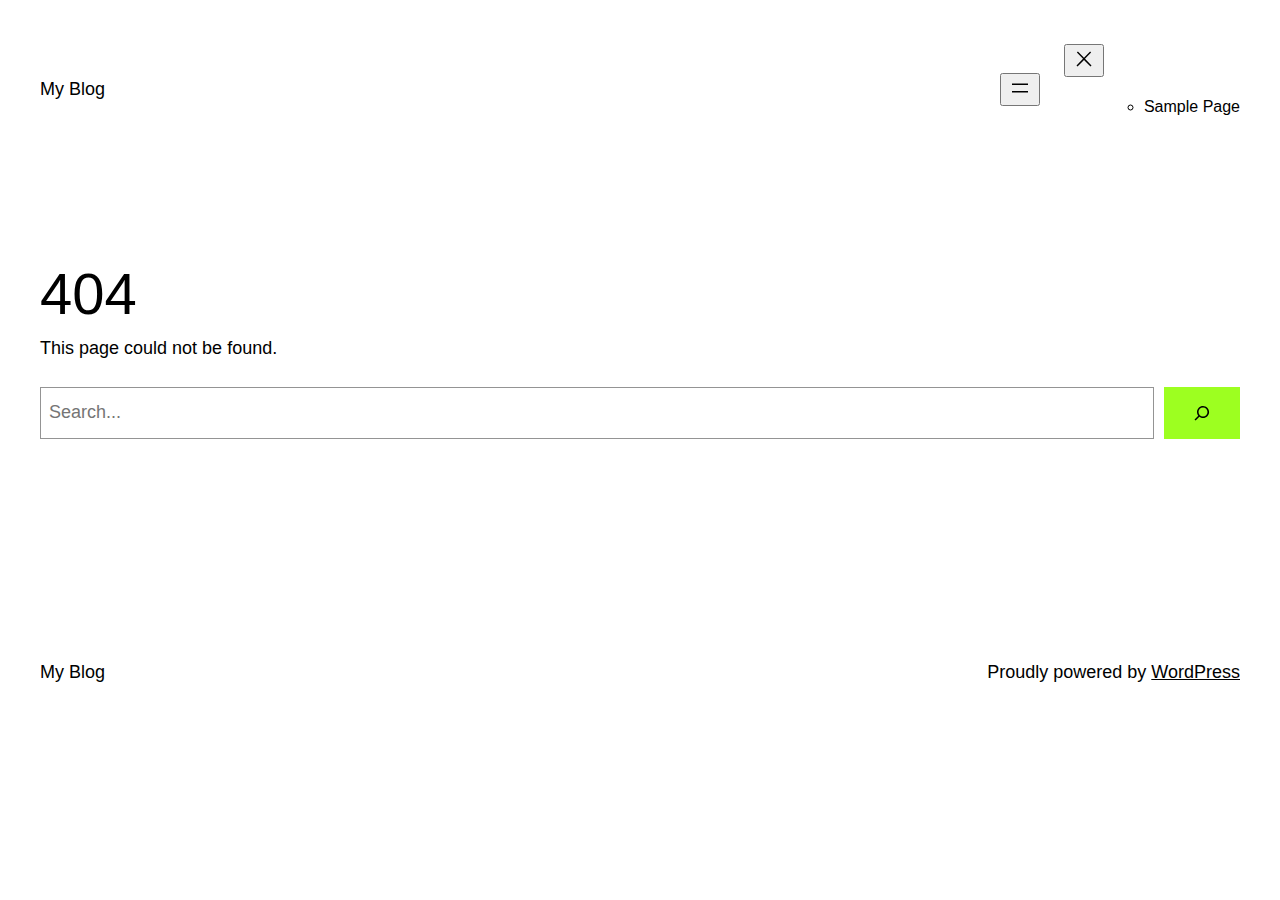
<file: www.themeforest.html>
<!DOCTYPE html>
<html lang="en-US">
<head>
	<meta charset="UTF-8" />
	<meta name="viewport" content="width=device-width, initial-scale=1" />
<meta name='robots' content='max-image-preview:large' />
<title>Page not found &#8211; My Blog</title>
<link rel="alternate" type="application/rss+xml" title="My Blog &raquo; Feed" href="https://demoxml.com/feed/" />
<link rel="alternate" type="application/rss+xml" title="My Blog &raquo; Comments Feed" href="https://demoxml.com/comments/feed/" />
<script>
window._wpemojiSettings = {"baseUrl":"https:\/\/s.w.org\/images\/core\/emoji\/15.0.3\/72x72\/","ext":".png","svgUrl":"https:\/\/s.w.org\/images\/core\/emoji\/15.0.3\/svg\/","svgExt":".svg","source":{"concatemoji":"https:\/\/demoxml.com\/wp-includes\/js\/wp-emoji-release.min.js?ver=6.6.2"}};
/*! This file is auto-generated */
!function(i,n){var o,s,e;function c(e){try{var t={supportTests:e,timestamp:(new Date).valueOf()};sessionStorage.setItem(o,JSON.stringify(t))}catch(e){}}function p(e,t,n){e.clearRect(0,0,e.canvas.width,e.canvas.height),e.fillText(t,0,0);var t=new Uint32Array(e.getImageData(0,0,e.canvas.width,e.canvas.height).data),r=(e.clearRect(0,0,e.canvas.width,e.canvas.height),e.fillText(n,0,0),new Uint32Array(e.getImageData(0,0,e.canvas.width,e.canvas.height).data));return t.every(function(e,t){return e===r[t]})}function u(e,t,n){switch(t){case"flag":return n(e,"\ud83c\udff3\ufe0f\u200d\u26a7\ufe0f","\ud83c\udff3\ufe0f\u200b\u26a7\ufe0f")?!1:!n(e,"\ud83c\uddfa\ud83c\uddf3","\ud83c\uddfa\u200b\ud83c\uddf3")&&!n(e,"\ud83c\udff4\udb40\udc67\udb40\udc62\udb40\udc65\udb40\udc6e\udb40\udc67\udb40\udc7f","\ud83c\udff4\u200b\udb40\udc67\u200b\udb40\udc62\u200b\udb40\udc65\u200b\udb40\udc6e\u200b\udb40\udc67\u200b\udb40\udc7f");case"emoji":return!n(e,"\ud83d\udc26\u200d\u2b1b","\ud83d\udc26\u200b\u2b1b")}return!1}function f(e,t,n){var r="undefined"!=typeof WorkerGlobalScope&&self instanceof WorkerGlobalScope?new OffscreenCanvas(300,150):i.createElement("canvas"),a=r.getContext("2d",{willReadFrequently:!0}),o=(a.textBaseline="top",a.font="600 32px Arial",{});return e.forEach(function(e){o[e]=t(a,e,n)}),o}function t(e){var t=i.createElement("script");t.src=e,t.defer=!0,i.head.appendChild(t)}"undefined"!=typeof Promise&&(o="wpEmojiSettingsSupports",s=["flag","emoji"],n.supports={everything:!0,everythingExceptFlag:!0},e=new Promise(function(e){i.addEventListener("DOMContentLoaded",e,{once:!0})}),new Promise(function(t){var n=function(){try{var e=JSON.parse(sessionStorage.getItem(o));if("object"==typeof e&&"number"==typeof e.timestamp&&(new Date).valueOf()<e.timestamp+604800&&"object"==typeof e.supportTests)return e.supportTests}catch(e){}return null}();if(!n){if("undefined"!=typeof Worker&&"undefined"!=typeof OffscreenCanvas&&"undefined"!=typeof URL&&URL.createObjectURL&&"undefined"!=typeof Blob)try{var e="postMessage("+f.toString()+"("+[JSON.stringify(s),u.toString(),p.toString()].join(",")+"));",r=new Blob([e],{type:"text/javascript"}),a=new Worker(URL.createObjectURL(r),{name:"wpTestEmojiSupports"});return void(a.onmessage=function(e){c(n=e.data),a.terminate(),t(n)})}catch(e){}c(n=f(s,u,p))}t(n)}).then(function(e){for(var t in e)n.supports[t]=e[t],n.supports.everything=n.supports.everything&&n.supports[t],"flag"!==t&&(n.supports.everythingExceptFlag=n.supports.everythingExceptFlag&&n.supports[t]);n.supports.everythingExceptFlag=n.supports.everythingExceptFlag&&!n.supports.flag,n.DOMReady=!1,n.readyCallback=function(){n.DOMReady=!0}}).then(function(){return e}).then(function(){var e;n.supports.everything||(n.readyCallback(),(e=n.source||{}).concatemoji?t(e.concatemoji):e.wpemoji&&e.twemoji&&(t(e.twemoji),t(e.wpemoji)))}))}((window,document),window._wpemojiSettings);
</script>
<style id='wp-block-site-title-inline-css'>
:root :where(.wp-block-site-title a){color:inherit}
</style>
<style id='wp-block-page-list-inline-css'>
.wp-block-navigation .wp-block-page-list{align-items:var(--navigation-layout-align,initial);background-color:inherit;display:flex;flex-direction:var(--navigation-layout-direction,initial);flex-wrap:var(--navigation-layout-wrap,wrap);justify-content:var(--navigation-layout-justify,initial)}.wp-block-navigation .wp-block-navigation-item{background-color:inherit}
</style>
<link rel='stylesheet' id='wp-block-navigation-css' href='https://demoxml.com/wp-includes/blocks/navigation/style.min.css?ver=6.6.2' media='all' />
<style id='wp-block-group-inline-css'>
.wp-block-group{box-sizing:border-box}:where(.wp-block-group.wp-block-group-is-layout-constrained){position:relative}
</style>
<style id='wp-block-spacer-inline-css'>
.wp-block-spacer{clear:both}
</style>
<style id='wp-block-heading-inline-css'>
h1.has-background,h2.has-background,h3.has-background,h4.has-background,h5.has-background,h6.has-background{padding:1.25em 2.375em}h1.has-text-align-left[style*=writing-mode]:where([style*=vertical-lr]),h1.has-text-align-right[style*=writing-mode]:where([style*=vertical-rl]),h2.has-text-align-left[style*=writing-mode]:where([style*=vertical-lr]),h2.has-text-align-right[style*=writing-mode]:where([style*=vertical-rl]),h3.has-text-align-left[style*=writing-mode]:where([style*=vertical-lr]),h3.has-text-align-right[style*=writing-mode]:where([style*=vertical-rl]),h4.has-text-align-left[style*=writing-mode]:where([style*=vertical-lr]),h4.has-text-align-right[style*=writing-mode]:where([style*=vertical-rl]),h5.has-text-align-left[style*=writing-mode]:where([style*=vertical-lr]),h5.has-text-align-right[style*=writing-mode]:where([style*=vertical-rl]),h6.has-text-align-left[style*=writing-mode]:where([style*=vertical-lr]),h6.has-text-align-right[style*=writing-mode]:where([style*=vertical-rl]){rotate:180deg}
</style>
<style id='wp-block-paragraph-inline-css'>
.is-small-text{font-size:.875em}.is-regular-text{font-size:1em}.is-large-text{font-size:2.25em}.is-larger-text{font-size:3em}.has-drop-cap:not(:focus):first-letter{float:left;font-size:8.4em;font-style:normal;font-weight:100;line-height:.68;margin:.05em .1em 0 0;text-transform:uppercase}body.rtl .has-drop-cap:not(:focus):first-letter{float:none;margin-left:.1em}p.has-drop-cap.has-background{overflow:hidden}:root :where(p.has-background){padding:1.25em 2.375em}:where(p.has-text-color:not(.has-link-color)) a{color:inherit}p.has-text-align-left[style*="writing-mode:vertical-lr"],p.has-text-align-right[style*="writing-mode:vertical-rl"]{rotate:180deg}
</style>
<style id='wp-block-search-inline-css'>
.wp-block-search__button{margin-left:10px;word-break:normal}.wp-block-search__button.has-icon{line-height:0}.wp-block-search__button svg{height:1.25em;min-height:24px;min-width:24px;width:1.25em;fill:currentColor;vertical-align:text-bottom}:where(.wp-block-search__button){border:1px solid #ccc;padding:6px 10px}.wp-block-search__inside-wrapper{display:flex;flex:auto;flex-wrap:nowrap;max-width:100%}.wp-block-search__label{width:100%}.wp-block-search__input{appearance:none;border:1px solid #949494;flex-grow:1;margin-left:0;margin-right:0;min-width:3rem;padding:8px;text-decoration:unset!important}.wp-block-search.wp-block-search__button-only .wp-block-search__button{flex-shrink:0;margin-left:0;max-width:100%}.wp-block-search.wp-block-search__button-only .wp-block-search__button[aria-expanded=true]{max-width:calc(100% - 100px)}.wp-block-search.wp-block-search__button-only .wp-block-search__inside-wrapper{min-width:0!important;transition-property:width}.wp-block-search.wp-block-search__button-only .wp-block-search__input{flex-basis:100%;transition-duration:.3s}.wp-block-search.wp-block-search__button-only.wp-block-search__searchfield-hidden,.wp-block-search.wp-block-search__button-only.wp-block-search__searchfield-hidden .wp-block-search__inside-wrapper{overflow:hidden}.wp-block-search.wp-block-search__button-only.wp-block-search__searchfield-hidden .wp-block-search__input{border-left-width:0!important;border-right-width:0!important;flex-basis:0;flex-grow:0;margin:0;min-width:0!important;padding-left:0!important;padding-right:0!important;width:0!important}:where(.wp-block-search__input){font-family:inherit;font-size:inherit;font-style:inherit;font-weight:inherit;letter-spacing:inherit;line-height:inherit;text-transform:inherit}:where(.wp-block-search__button-inside .wp-block-search__inside-wrapper){border:1px solid #949494;box-sizing:border-box;padding:4px}:where(.wp-block-search__button-inside .wp-block-search__inside-wrapper) .wp-block-search__input{border:none;border-radius:0;padding:0 4px}:where(.wp-block-search__button-inside .wp-block-search__inside-wrapper) .wp-block-search__input:focus{outline:none}:where(.wp-block-search__button-inside .wp-block-search__inside-wrapper) :where(.wp-block-search__button){padding:4px 8px}.wp-block-search.aligncenter .wp-block-search__inside-wrapper{margin:auto}.wp-block[data-align=right] .wp-block-search.wp-block-search__button-only .wp-block-search__inside-wrapper{float:right}
</style>
<style id='wp-emoji-styles-inline-css'>

	img.wp-smiley, img.emoji {
		display: inline !important;
		border: none !important;
		box-shadow: none !important;
		height: 1em !important;
		width: 1em !important;
		margin: 0 0.07em !important;
		vertical-align: -0.1em !important;
		background: none !important;
		padding: 0 !important;
	}
</style>
<style id='wp-block-library-inline-css'>
:root{--wp-admin-theme-color:#007cba;--wp-admin-theme-color--rgb:0,124,186;--wp-admin-theme-color-darker-10:#006ba1;--wp-admin-theme-color-darker-10--rgb:0,107,161;--wp-admin-theme-color-darker-20:#005a87;--wp-admin-theme-color-darker-20--rgb:0,90,135;--wp-admin-border-width-focus:2px;--wp-block-synced-color:#7a00df;--wp-block-synced-color--rgb:122,0,223;--wp-bound-block-color:var(--wp-block-synced-color)}@media (min-resolution:192dpi){:root{--wp-admin-border-width-focus:1.5px}}.wp-element-button{cursor:pointer}:root{--wp--preset--font-size--normal:16px;--wp--preset--font-size--huge:42px}:root .has-very-light-gray-background-color{background-color:#eee}:root .has-very-dark-gray-background-color{background-color:#313131}:root .has-very-light-gray-color{color:#eee}:root .has-very-dark-gray-color{color:#313131}:root .has-vivid-green-cyan-to-vivid-cyan-blue-gradient-background{background:linear-gradient(135deg,#00d084,#0693e3)}:root .has-purple-crush-gradient-background{background:linear-gradient(135deg,#34e2e4,#4721fb 50%,#ab1dfe)}:root .has-hazy-dawn-gradient-background{background:linear-gradient(135deg,#faaca8,#dad0ec)}:root .has-subdued-olive-gradient-background{background:linear-gradient(135deg,#fafae1,#67a671)}:root .has-atomic-cream-gradient-background{background:linear-gradient(135deg,#fdd79a,#004a59)}:root .has-nightshade-gradient-background{background:linear-gradient(135deg,#330968,#31cdcf)}:root .has-midnight-gradient-background{background:linear-gradient(135deg,#020381,#2874fc)}.has-regular-font-size{font-size:1em}.has-larger-font-size{font-size:2.625em}.has-normal-font-size{font-size:var(--wp--preset--font-size--normal)}.has-huge-font-size{font-size:var(--wp--preset--font-size--huge)}.has-text-align-center{text-align:center}.has-text-align-left{text-align:left}.has-text-align-right{text-align:right}#end-resizable-editor-section{display:none}.aligncenter{clear:both}.items-justified-left{justify-content:flex-start}.items-justified-center{justify-content:center}.items-justified-right{justify-content:flex-end}.items-justified-space-between{justify-content:space-between}.screen-reader-text{border:0;clip:rect(1px,1px,1px,1px);clip-path:inset(50%);height:1px;margin:-1px;overflow:hidden;padding:0;position:absolute;width:1px;word-wrap:normal!important}.screen-reader-text:focus{background-color:#ddd;clip:auto!important;clip-path:none;color:#444;display:block;font-size:1em;height:auto;left:5px;line-height:normal;padding:15px 23px 14px;text-decoration:none;top:5px;width:auto;z-index:100000}html :where(.has-border-color){border-style:solid}html :where([style*=border-top-color]){border-top-style:solid}html :where([style*=border-right-color]){border-right-style:solid}html :where([style*=border-bottom-color]){border-bottom-style:solid}html :where([style*=border-left-color]){border-left-style:solid}html :where([style*=border-width]){border-style:solid}html :where([style*=border-top-width]){border-top-style:solid}html :where([style*=border-right-width]){border-right-style:solid}html :where([style*=border-bottom-width]){border-bottom-style:solid}html :where([style*=border-left-width]){border-left-style:solid}html :where(img[class*=wp-image-]){height:auto;max-width:100%}:where(figure){margin:0 0 1em}html :where(.is-position-sticky){--wp-admin--admin-bar--position-offset:var(--wp-admin--admin-bar--height,0px)}@media screen and (max-width:600px){html :where(.is-position-sticky){--wp-admin--admin-bar--position-offset:0px}}
</style>
<style id='global-styles-inline-css'>
:root{--wp--preset--aspect-ratio--square: 1;--wp--preset--aspect-ratio--4-3: 4/3;--wp--preset--aspect-ratio--3-4: 3/4;--wp--preset--aspect-ratio--3-2: 3/2;--wp--preset--aspect-ratio--2-3: 2/3;--wp--preset--aspect-ratio--16-9: 16/9;--wp--preset--aspect-ratio--9-16: 9/16;--wp--preset--color--black: #000000;--wp--preset--color--cyan-bluish-gray: #abb8c3;--wp--preset--color--white: #ffffff;--wp--preset--color--pale-pink: #f78da7;--wp--preset--color--vivid-red: #cf2e2e;--wp--preset--color--luminous-vivid-orange: #ff6900;--wp--preset--color--luminous-vivid-amber: #fcb900;--wp--preset--color--light-green-cyan: #7bdcb5;--wp--preset--color--vivid-green-cyan: #00d084;--wp--preset--color--pale-cyan-blue: #8ed1fc;--wp--preset--color--vivid-cyan-blue: #0693e3;--wp--preset--color--vivid-purple: #9b51e0;--wp--preset--color--base: #ffffff;--wp--preset--color--contrast: #000000;--wp--preset--color--primary: #9DFF20;--wp--preset--color--secondary: #345C00;--wp--preset--color--tertiary: #F6F6F6;--wp--preset--gradient--vivid-cyan-blue-to-vivid-purple: linear-gradient(135deg,rgba(6,147,227,1) 0%,rgb(155,81,224) 100%);--wp--preset--gradient--light-green-cyan-to-vivid-green-cyan: linear-gradient(135deg,rgb(122,220,180) 0%,rgb(0,208,130) 100%);--wp--preset--gradient--luminous-vivid-amber-to-luminous-vivid-orange: linear-gradient(135deg,rgba(252,185,0,1) 0%,rgba(255,105,0,1) 100%);--wp--preset--gradient--luminous-vivid-orange-to-vivid-red: linear-gradient(135deg,rgba(255,105,0,1) 0%,rgb(207,46,46) 100%);--wp--preset--gradient--very-light-gray-to-cyan-bluish-gray: linear-gradient(135deg,rgb(238,238,238) 0%,rgb(169,184,195) 100%);--wp--preset--gradient--cool-to-warm-spectrum: linear-gradient(135deg,rgb(74,234,220) 0%,rgb(151,120,209) 20%,rgb(207,42,186) 40%,rgb(238,44,130) 60%,rgb(251,105,98) 80%,rgb(254,248,76) 100%);--wp--preset--gradient--blush-light-purple: linear-gradient(135deg,rgb(255,206,236) 0%,rgb(152,150,240) 100%);--wp--preset--gradient--blush-bordeaux: linear-gradient(135deg,rgb(254,205,165) 0%,rgb(254,45,45) 50%,rgb(107,0,62) 100%);--wp--preset--gradient--luminous-dusk: linear-gradient(135deg,rgb(255,203,112) 0%,rgb(199,81,192) 50%,rgb(65,88,208) 100%);--wp--preset--gradient--pale-ocean: linear-gradient(135deg,rgb(255,245,203) 0%,rgb(182,227,212) 50%,rgb(51,167,181) 100%);--wp--preset--gradient--electric-grass: linear-gradient(135deg,rgb(202,248,128) 0%,rgb(113,206,126) 100%);--wp--preset--gradient--midnight: linear-gradient(135deg,rgb(2,3,129) 0%,rgb(40,116,252) 100%);--wp--preset--font-size--small: clamp(0.875rem, 0.875rem + ((1vw - 0.2rem) * 0.227), 1rem);--wp--preset--font-size--medium: clamp(1rem, 1rem + ((1vw - 0.2rem) * 0.227), 1.125rem);--wp--preset--font-size--large: clamp(1.75rem, 1.75rem + ((1vw - 0.2rem) * 0.227), 1.875rem);--wp--preset--font-size--x-large: 2.25rem;--wp--preset--font-size--xx-large: clamp(6.1rem, 6.1rem + ((1vw - 0.2rem) * 7.091), 10rem);--wp--preset--font-family--dm-sans: "DM Sans", sans-serif;--wp--preset--font-family--ibm-plex-mono: 'IBM Plex Mono', monospace;--wp--preset--font-family--inter: "Inter", sans-serif;--wp--preset--font-family--system-font: -apple-system,BlinkMacSystemFont,"Segoe UI",Roboto,Oxygen-Sans,Ubuntu,Cantarell,"Helvetica Neue",sans-serif;--wp--preset--font-family--source-serif-pro: "Source Serif Pro", serif;--wp--preset--spacing--20: 0.44rem;--wp--preset--spacing--30: clamp(1.5rem, 5vw, 2rem);--wp--preset--spacing--40: clamp(1.8rem, 1.8rem + ((1vw - 0.48rem) * 2.885), 3rem);--wp--preset--spacing--50: clamp(2.5rem, 8vw, 4.5rem);--wp--preset--spacing--60: clamp(3.75rem, 10vw, 7rem);--wp--preset--spacing--70: clamp(5rem, 5.25rem + ((1vw - 0.48rem) * 9.096), 8rem);--wp--preset--spacing--80: clamp(7rem, 14vw, 11rem);--wp--preset--shadow--natural: 6px 6px 9px rgba(0, 0, 0, 0.2);--wp--preset--shadow--deep: 12px 12px 50px rgba(0, 0, 0, 0.4);--wp--preset--shadow--sharp: 6px 6px 0px rgba(0, 0, 0, 0.2);--wp--preset--shadow--outlined: 6px 6px 0px -3px rgba(255, 255, 255, 1), 6px 6px rgba(0, 0, 0, 1);--wp--preset--shadow--crisp: 6px 6px 0px rgba(0, 0, 0, 1);}:root { --wp--style--global--content-size: 650px;--wp--style--global--wide-size: 1200px; }:where(body) { margin: 0; }.wp-site-blocks { padding-top: var(--wp--style--root--padding-top); padding-bottom: var(--wp--style--root--padding-bottom); }.has-global-padding { padding-right: var(--wp--style--root--padding-right); padding-left: var(--wp--style--root--padding-left); }.has-global-padding > .alignfull { margin-right: calc(var(--wp--style--root--padding-right) * -1); margin-left: calc(var(--wp--style--root--padding-left) * -1); }.has-global-padding :where(:not(.alignfull.is-layout-flow) > .has-global-padding:not(.wp-block-block, .alignfull)) { padding-right: 0; padding-left: 0; }.has-global-padding :where(:not(.alignfull.is-layout-flow) > .has-global-padding:not(.wp-block-block, .alignfull)) > .alignfull { margin-left: 0; margin-right: 0; }.wp-site-blocks > .alignleft { float: left; margin-right: 2em; }.wp-site-blocks > .alignright { float: right; margin-left: 2em; }.wp-site-blocks > .aligncenter { justify-content: center; margin-left: auto; margin-right: auto; }:where(.wp-site-blocks) > * { margin-block-start: 1.5rem; margin-block-end: 0; }:where(.wp-site-blocks) > :first-child { margin-block-start: 0; }:where(.wp-site-blocks) > :last-child { margin-block-end: 0; }:root { --wp--style--block-gap: 1.5rem; }:root :where(.is-layout-flow) > :first-child{margin-block-start: 0;}:root :where(.is-layout-flow) > :last-child{margin-block-end: 0;}:root :where(.is-layout-flow) > *{margin-block-start: 1.5rem;margin-block-end: 0;}:root :where(.is-layout-constrained) > :first-child{margin-block-start: 0;}:root :where(.is-layout-constrained) > :last-child{margin-block-end: 0;}:root :where(.is-layout-constrained) > *{margin-block-start: 1.5rem;margin-block-end: 0;}:root :where(.is-layout-flex){gap: 1.5rem;}:root :where(.is-layout-grid){gap: 1.5rem;}.is-layout-flow > .alignleft{float: left;margin-inline-start: 0;margin-inline-end: 2em;}.is-layout-flow > .alignright{float: right;margin-inline-start: 2em;margin-inline-end: 0;}.is-layout-flow > .aligncenter{margin-left: auto !important;margin-right: auto !important;}.is-layout-constrained > .alignleft{float: left;margin-inline-start: 0;margin-inline-end: 2em;}.is-layout-constrained > .alignright{float: right;margin-inline-start: 2em;margin-inline-end: 0;}.is-layout-constrained > .aligncenter{margin-left: auto !important;margin-right: auto !important;}.is-layout-constrained > :where(:not(.alignleft):not(.alignright):not(.alignfull)){max-width: var(--wp--style--global--content-size);margin-left: auto !important;margin-right: auto !important;}.is-layout-constrained > .alignwide{max-width: var(--wp--style--global--wide-size);}body .is-layout-flex{display: flex;}.is-layout-flex{flex-wrap: wrap;align-items: center;}.is-layout-flex > :is(*, div){margin: 0;}body .is-layout-grid{display: grid;}.is-layout-grid > :is(*, div){margin: 0;}body{background-color: var(--wp--preset--color--base);color: var(--wp--preset--color--contrast);font-family: var(--wp--preset--font-family--system-font);font-size: var(--wp--preset--font-size--medium);line-height: 1.6;--wp--style--root--padding-top: var(--wp--preset--spacing--40);--wp--style--root--padding-right: var(--wp--preset--spacing--30);--wp--style--root--padding-bottom: var(--wp--preset--spacing--40);--wp--style--root--padding-left: var(--wp--preset--spacing--30);}a:where(:not(.wp-element-button)){color: var(--wp--preset--color--contrast);text-decoration: underline;}:root :where(a:where(:not(.wp-element-button)):hover){text-decoration: none;}:root :where(a:where(:not(.wp-element-button)):focus){text-decoration: underline dashed;}:root :where(a:where(:not(.wp-element-button)):active){color: var(--wp--preset--color--secondary);text-decoration: none;}h1, h2, h3, h4, h5, h6{font-weight: 400;line-height: 1.4;}h1{font-size: clamp(2.032rem, 2.032rem + ((1vw - 0.2rem) * 2.896), 3.625rem);line-height: 1.2;}h2{font-size: clamp(2.625rem, calc(2.625rem + ((1vw - 0.48rem) * 8.4135)), 3.25rem);line-height: 1.2;}h3{font-size: var(--wp--preset--font-size--x-large);}h4{font-size: var(--wp--preset--font-size--large);}h5{font-size: var(--wp--preset--font-size--medium);font-weight: 700;text-transform: uppercase;}h6{font-size: var(--wp--preset--font-size--medium);text-transform: uppercase;}:root :where(.wp-element-button, .wp-block-button__link){background-color: var(--wp--preset--color--primary);border-radius: 0;border-width: 0;color: var(--wp--preset--color--contrast);font-family: inherit;font-size: inherit;line-height: inherit;padding: calc(0.667em + 2px) calc(1.333em + 2px);text-decoration: none;}:root :where(.wp-element-button:visited, .wp-block-button__link:visited){color: var(--wp--preset--color--contrast);}:root :where(.wp-element-button:hover, .wp-block-button__link:hover){background-color: var(--wp--preset--color--contrast);color: var(--wp--preset--color--base);}:root :where(.wp-element-button:focus, .wp-block-button__link:focus){background-color: var(--wp--preset--color--contrast);color: var(--wp--preset--color--base);}:root :where(.wp-element-button:active, .wp-block-button__link:active){background-color: var(--wp--preset--color--secondary);color: var(--wp--preset--color--base);}.has-black-color{color: var(--wp--preset--color--black) !important;}.has-cyan-bluish-gray-color{color: var(--wp--preset--color--cyan-bluish-gray) !important;}.has-white-color{color: var(--wp--preset--color--white) !important;}.has-pale-pink-color{color: var(--wp--preset--color--pale-pink) !important;}.has-vivid-red-color{color: var(--wp--preset--color--vivid-red) !important;}.has-luminous-vivid-orange-color{color: var(--wp--preset--color--luminous-vivid-orange) !important;}.has-luminous-vivid-amber-color{color: var(--wp--preset--color--luminous-vivid-amber) !important;}.has-light-green-cyan-color{color: var(--wp--preset--color--light-green-cyan) !important;}.has-vivid-green-cyan-color{color: var(--wp--preset--color--vivid-green-cyan) !important;}.has-pale-cyan-blue-color{color: var(--wp--preset--color--pale-cyan-blue) !important;}.has-vivid-cyan-blue-color{color: var(--wp--preset--color--vivid-cyan-blue) !important;}.has-vivid-purple-color{color: var(--wp--preset--color--vivid-purple) !important;}.has-base-color{color: var(--wp--preset--color--base) !important;}.has-contrast-color{color: var(--wp--preset--color--contrast) !important;}.has-primary-color{color: var(--wp--preset--color--primary) !important;}.has-secondary-color{color: var(--wp--preset--color--secondary) !important;}.has-tertiary-color{color: var(--wp--preset--color--tertiary) !important;}.has-black-background-color{background-color: var(--wp--preset--color--black) !important;}.has-cyan-bluish-gray-background-color{background-color: var(--wp--preset--color--cyan-bluish-gray) !important;}.has-white-background-color{background-color: var(--wp--preset--color--white) !important;}.has-pale-pink-background-color{background-color: var(--wp--preset--color--pale-pink) !important;}.has-vivid-red-background-color{background-color: var(--wp--preset--color--vivid-red) !important;}.has-luminous-vivid-orange-background-color{background-color: var(--wp--preset--color--luminous-vivid-orange) !important;}.has-luminous-vivid-amber-background-color{background-color: var(--wp--preset--color--luminous-vivid-amber) !important;}.has-light-green-cyan-background-color{background-color: var(--wp--preset--color--light-green-cyan) !important;}.has-vivid-green-cyan-background-color{background-color: var(--wp--preset--color--vivid-green-cyan) !important;}.has-pale-cyan-blue-background-color{background-color: var(--wp--preset--color--pale-cyan-blue) !important;}.has-vivid-cyan-blue-background-color{background-color: var(--wp--preset--color--vivid-cyan-blue) !important;}.has-vivid-purple-background-color{background-color: var(--wp--preset--color--vivid-purple) !important;}.has-base-background-color{background-color: var(--wp--preset--color--base) !important;}.has-contrast-background-color{background-color: var(--wp--preset--color--contrast) !important;}.has-primary-background-color{background-color: var(--wp--preset--color--primary) !important;}.has-secondary-background-color{background-color: var(--wp--preset--color--secondary) !important;}.has-tertiary-background-color{background-color: var(--wp--preset--color--tertiary) !important;}.has-black-border-color{border-color: var(--wp--preset--color--black) !important;}.has-cyan-bluish-gray-border-color{border-color: var(--wp--preset--color--cyan-bluish-gray) !important;}.has-white-border-color{border-color: var(--wp--preset--color--white) !important;}.has-pale-pink-border-color{border-color: var(--wp--preset--color--pale-pink) !important;}.has-vivid-red-border-color{border-color: var(--wp--preset--color--vivid-red) !important;}.has-luminous-vivid-orange-border-color{border-color: var(--wp--preset--color--luminous-vivid-orange) !important;}.has-luminous-vivid-amber-border-color{border-color: var(--wp--preset--color--luminous-vivid-amber) !important;}.has-light-green-cyan-border-color{border-color: var(--wp--preset--color--light-green-cyan) !important;}.has-vivid-green-cyan-border-color{border-color: var(--wp--preset--color--vivid-green-cyan) !important;}.has-pale-cyan-blue-border-color{border-color: var(--wp--preset--color--pale-cyan-blue) !important;}.has-vivid-cyan-blue-border-color{border-color: var(--wp--preset--color--vivid-cyan-blue) !important;}.has-vivid-purple-border-color{border-color: var(--wp--preset--color--vivid-purple) !important;}.has-base-border-color{border-color: var(--wp--preset--color--base) !important;}.has-contrast-border-color{border-color: var(--wp--preset--color--contrast) !important;}.has-primary-border-color{border-color: var(--wp--preset--color--primary) !important;}.has-secondary-border-color{border-color: var(--wp--preset--color--secondary) !important;}.has-tertiary-border-color{border-color: var(--wp--preset--color--tertiary) !important;}.has-vivid-cyan-blue-to-vivid-purple-gradient-background{background: var(--wp--preset--gradient--vivid-cyan-blue-to-vivid-purple) !important;}.has-light-green-cyan-to-vivid-green-cyan-gradient-background{background: var(--wp--preset--gradient--light-green-cyan-to-vivid-green-cyan) !important;}.has-luminous-vivid-amber-to-luminous-vivid-orange-gradient-background{background: var(--wp--preset--gradient--luminous-vivid-amber-to-luminous-vivid-orange) !important;}.has-luminous-vivid-orange-to-vivid-red-gradient-background{background: var(--wp--preset--gradient--luminous-vivid-orange-to-vivid-red) !important;}.has-very-light-gray-to-cyan-bluish-gray-gradient-background{background: var(--wp--preset--gradient--very-light-gray-to-cyan-bluish-gray) !important;}.has-cool-to-warm-spectrum-gradient-background{background: var(--wp--preset--gradient--cool-to-warm-spectrum) !important;}.has-blush-light-purple-gradient-background{background: var(--wp--preset--gradient--blush-light-purple) !important;}.has-blush-bordeaux-gradient-background{background: var(--wp--preset--gradient--blush-bordeaux) !important;}.has-luminous-dusk-gradient-background{background: var(--wp--preset--gradient--luminous-dusk) !important;}.has-pale-ocean-gradient-background{background: var(--wp--preset--gradient--pale-ocean) !important;}.has-electric-grass-gradient-background{background: var(--wp--preset--gradient--electric-grass) !important;}.has-midnight-gradient-background{background: var(--wp--preset--gradient--midnight) !important;}.has-small-font-size{font-size: var(--wp--preset--font-size--small) !important;}.has-medium-font-size{font-size: var(--wp--preset--font-size--medium) !important;}.has-large-font-size{font-size: var(--wp--preset--font-size--large) !important;}.has-x-large-font-size{font-size: var(--wp--preset--font-size--x-large) !important;}.has-xx-large-font-size{font-size: var(--wp--preset--font-size--xx-large) !important;}.has-dm-sans-font-family{font-family: var(--wp--preset--font-family--dm-sans) !important;}.has-ibm-plex-mono-font-family{font-family: var(--wp--preset--font-family--ibm-plex-mono) !important;}.has-inter-font-family{font-family: var(--wp--preset--font-family--inter) !important;}.has-system-font-font-family{font-family: var(--wp--preset--font-family--system-font) !important;}.has-source-serif-pro-font-family{font-family: var(--wp--preset--font-family--source-serif-pro) !important;}
:root :where(.wp-block-navigation){font-size: var(--wp--preset--font-size--small);}
:root :where(.wp-block-navigation a:where(:not(.wp-element-button))){text-decoration: none;}
:root :where(.wp-block-navigation a:where(:not(.wp-element-button)):hover){text-decoration: underline;}
:root :where(.wp-block-navigation a:where(:not(.wp-element-button)):focus){text-decoration: underline dashed;}
:root :where(.wp-block-navigation a:where(:not(.wp-element-button)):active){text-decoration: none;}
:root :where(.wp-block-site-title){font-size: var(--wp--preset--font-size--medium);font-weight: normal;line-height: 1.4;}
:root :where(.wp-block-site-title a:where(:not(.wp-element-button))){text-decoration: none;}
:root :where(.wp-block-site-title a:where(:not(.wp-element-button)):hover){text-decoration: underline;}
:root :where(.wp-block-site-title a:where(:not(.wp-element-button)):focus){text-decoration: underline dashed;}
:root :where(.wp-block-site-title a:where(:not(.wp-element-button)):active){color: var(--wp--preset--color--secondary);text-decoration: none;}
:root :where(.wp-block-separator){}:root :where(.wp-block-separator:not(.is-style-wide):not(.is-style-dots):not(.alignwide):not(.alignfull)){width: 100px}
</style>
<style id='core-block-supports-inline-css'>
.wp-container-core-navigation-is-layout-1{justify-content:flex-end;}.wp-container-core-group-is-layout-1{justify-content:flex-start;}.wp-container-core-group-is-layout-2{justify-content:space-between;}.wp-container-core-group-is-layout-6{justify-content:space-between;}
</style>
<style id='wp-block-template-skip-link-inline-css'>

		.skip-link.screen-reader-text {
			border: 0;
			clip: rect(1px,1px,1px,1px);
			clip-path: inset(50%);
			height: 1px;
			margin: -1px;
			overflow: hidden;
			padding: 0;
			position: absolute !important;
			width: 1px;
			word-wrap: normal !important;
		}

		.skip-link.screen-reader-text:focus {
			background-color: #eee;
			clip: auto !important;
			clip-path: none;
			color: #444;
			display: block;
			font-size: 1em;
			height: auto;
			left: 5px;
			line-height: normal;
			padding: 15px 23px 14px;
			text-decoration: none;
			top: 5px;
			width: auto;
			z-index: 100000;
		}
</style>
<link rel="https://api.w.org/" href="https://demoxml.com/wp-json/" /><link rel="EditURI" type="application/rsd+xml" title="RSD" href="https://demoxml.com/xmlrpc.php?rsd" />
<meta name="generator" content="WordPress 6.6.2" />
<script id="wp-load-polyfill-importmap">
( HTMLScriptElement.supports && HTMLScriptElement.supports("importmap") ) || document.write( '<script src="https://demoxml.com/wp-includes/js/dist/vendor/wp-polyfill-importmap.min.js?ver=1.8.2"></scr' + 'ipt>' );
</script>
<script type="importmap" id="wp-importmap">
{"imports":{"@wordpress\/interactivity":"https:\/\/demoxml.com\/wp-includes\/js\/dist\/interactivity.min.js?ver=6.6.2"}}
</script>
<script type="module" src="https://demoxml.com/wp-includes/blocks/navigation/view.min.js?ver=6.6.2" id="@wordpress/block-library/navigation-js-module"></script>
<link rel="modulepreload" href="https://demoxml.com/wp-includes/js/dist/interactivity.min.js?ver=6.6.2" id="@wordpress/interactivity-js-modulepreload"><style id='wp-fonts-local'>
@font-face{font-family:"DM Sans";font-style:normal;font-weight:400;font-display:fallback;src:url('https://demoxml.com/wp-content/themes/twentytwentythree/assets/fonts/dm-sans/DMSans-Regular.woff2') format('woff2');font-stretch:normal;}
@font-face{font-family:"DM Sans";font-style:italic;font-weight:400;font-display:fallback;src:url('https://demoxml.com/wp-content/themes/twentytwentythree/assets/fonts/dm-sans/DMSans-Regular-Italic.woff2') format('woff2');font-stretch:normal;}
@font-face{font-family:"DM Sans";font-style:normal;font-weight:700;font-display:fallback;src:url('https://demoxml.com/wp-content/themes/twentytwentythree/assets/fonts/dm-sans/DMSans-Bold.woff2') format('woff2');font-stretch:normal;}
@font-face{font-family:"DM Sans";font-style:italic;font-weight:700;font-display:fallback;src:url('https://demoxml.com/wp-content/themes/twentytwentythree/assets/fonts/dm-sans/DMSans-Bold-Italic.woff2') format('woff2');font-stretch:normal;}
@font-face{font-family:"IBM Plex Mono";font-style:normal;font-weight:300;font-display:block;src:url('https://demoxml.com/wp-content/themes/twentytwentythree/assets/fonts/ibm-plex-mono/IBMPlexMono-Light.woff2') format('woff2');font-stretch:normal;}
@font-face{font-family:"IBM Plex Mono";font-style:normal;font-weight:400;font-display:block;src:url('https://demoxml.com/wp-content/themes/twentytwentythree/assets/fonts/ibm-plex-mono/IBMPlexMono-Regular.woff2') format('woff2');font-stretch:normal;}
@font-face{font-family:"IBM Plex Mono";font-style:italic;font-weight:400;font-display:block;src:url('https://demoxml.com/wp-content/themes/twentytwentythree/assets/fonts/ibm-plex-mono/IBMPlexMono-Italic.woff2') format('woff2');font-stretch:normal;}
@font-face{font-family:"IBM Plex Mono";font-style:normal;font-weight:700;font-display:block;src:url('https://demoxml.com/wp-content/themes/twentytwentythree/assets/fonts/ibm-plex-mono/IBMPlexMono-Bold.woff2') format('woff2');font-stretch:normal;}
@font-face{font-family:Inter;font-style:normal;font-weight:200 900;font-display:fallback;src:url('https://demoxml.com/wp-content/themes/twentytwentythree/assets/fonts/inter/Inter-VariableFont_slnt,wght.ttf') format('truetype');font-stretch:normal;}
@font-face{font-family:"Source Serif Pro";font-style:normal;font-weight:200 900;font-display:fallback;src:url('https://demoxml.com/wp-content/themes/twentytwentythree/assets/fonts/source-serif-pro/SourceSerif4Variable-Roman.ttf.woff2') format('woff2');font-stretch:normal;}
@font-face{font-family:"Source Serif Pro";font-style:italic;font-weight:200 900;font-display:fallback;src:url('https://demoxml.com/wp-content/themes/twentytwentythree/assets/fonts/source-serif-pro/SourceSerif4Variable-Italic.ttf.woff2') format('woff2');font-stretch:normal;}
</style>
</head>

<body class="error404 wp-embed-responsive">

<div class="wp-site-blocks"><header class="wp-block-template-part">
<div class="wp-block-group has-global-padding is-layout-constrained wp-block-group-is-layout-constrained">
	
	<div class="wp-block-group alignwide is-content-justification-space-between is-layout-flex wp-container-core-group-is-layout-2 wp-block-group-is-layout-flex" style="padding-bottom:var(--wp--preset--spacing--40)">
		<p class="wp-block-site-title"><a href="https://demoxml.com" target="_self" rel="home">My Blog</a></p>
		
		<div class="wp-block-group is-content-justification-left is-layout-flex wp-container-core-group-is-layout-1 wp-block-group-is-layout-flex">
			<nav class="is-responsive items-justified-right wp-block-navigation is-content-justification-right is-layout-flex wp-container-core-navigation-is-layout-1 wp-block-navigation-is-layout-flex" aria-label="" 
		 data-wp-interactive="core/navigation" data-wp-context='{"overlayOpenedBy":{"click":false,"hover":false,"focus":false},"type":"overlay","roleAttribute":"","ariaLabel":"Menu"}'><button aria-haspopup="dialog" aria-label="Open menu" class="wp-block-navigation__responsive-container-open " 
				data-wp-on-async--click="actions.openMenuOnClick"
				data-wp-on--keydown="actions.handleMenuKeydown"
			><svg width="24" height="24" xmlns="http://www.w3.org/2000/svg" viewBox="0 0 24 24" aria-hidden="true" focusable="false"><rect x="4" y="7.5" width="16" height="1.5" /><rect x="4" y="15" width="16" height="1.5" /></svg></button>
				<div class="wp-block-navigation__responsive-container  "  id="modal-1" 
				data-wp-class--has-modal-open="state.isMenuOpen"
				data-wp-class--is-menu-open="state.isMenuOpen"
				data-wp-watch="callbacks.initMenu"
				data-wp-on--keydown="actions.handleMenuKeydown"
				data-wp-on-async--focusout="actions.handleMenuFocusout"
				tabindex="-1"
			>
					<div class="wp-block-navigation__responsive-close" tabindex="-1">
						<div class="wp-block-navigation__responsive-dialog" 
				data-wp-bind--aria-modal="state.ariaModal"
				data-wp-bind--aria-label="state.ariaLabel"
				data-wp-bind--role="state.roleAttribute"
			>
							<button aria-label="Close menu" class="wp-block-navigation__responsive-container-close" 
				data-wp-on-async--click="actions.closeMenuOnClick"
			><svg xmlns="http://www.w3.org/2000/svg" viewBox="0 0 24 24" width="24" height="24" aria-hidden="true" focusable="false"><path d="M13 11.8l6.1-6.3-1-1-6.1 6.2-6.1-6.2-1 1 6.1 6.3-6.5 6.7 1 1 6.5-6.6 6.5 6.6 1-1z"></path></svg></button>
							<div class="wp-block-navigation__responsive-container-content" 
				data-wp-watch="callbacks.focusFirstElement"
			 id="modal-1-content">
								<ul class="wp-block-navigation__container is-responsive items-justified-right wp-block-navigation"><ul class="wp-block-page-list"><li class="wp-block-pages-list__item wp-block-navigation-item open-on-hover-click"><a class="wp-block-pages-list__item__link wp-block-navigation-item__content" href="https://demoxml.com/sample-page/">Sample Page</a></li></ul></ul>
							</div>
						</div>
					</div>
				</div></nav>
		</div>
		
	</div>
	
</div>

</header>


<main class="wp-block-group has-global-padding is-layout-constrained wp-block-group-is-layout-constrained">
	
<div style="height:var(--wp--preset--spacing--30)" aria-hidden="true" class="wp-block-spacer"></div>



<h1 class="alignwide wp-block-heading">404</h1>



<div class="wp-block-group alignwide is-layout-flow wp-block-group-is-layout-flow" style="margin-top:5px">
	
	<p>This page could not be found.</p>
	

	<form role="search" method="get" action="https://demoxml.com/" class="wp-block-search__button-outside wp-block-search__icon-button aligncenter wp-block-search"    ><label class="wp-block-search__label screen-reader-text" for="wp-block-search__input-2" >Search</label><div class="wp-block-search__inside-wrapper "  style="width: 100%"><input class="wp-block-search__input" id="wp-block-search__input-2" placeholder="Search..." value="" type="search" name="s" required /><button aria-label="Search" class="wp-block-search__button has-icon wp-element-button" type="submit" ><svg class="search-icon" viewBox="0 0 24 24" width="24" height="24">
					<path d="M13 5c-3.3 0-6 2.7-6 6 0 1.4.5 2.7 1.3 3.7l-3.8 3.8 1.1 1.1 3.8-3.8c1 .8 2.3 1.3 3.7 1.3 3.3 0 6-2.7 6-6S16.3 5 13 5zm0 10.5c-2.5 0-4.5-2-4.5-4.5s2-4.5 4.5-4.5 4.5 2 4.5 4.5-2 4.5-4.5 4.5z"></path>
				</svg></button></div></form>
</div>



<div style="height:var(--wp--preset--spacing--70)" aria-hidden="true" class="wp-block-spacer"></div>


</main>


<footer class="wp-block-template-part">
<div class="wp-block-group has-global-padding is-layout-constrained wp-block-group-is-layout-constrained">
	
	<div class="wp-block-group alignwide is-content-justification-space-between is-layout-flex wp-container-core-group-is-layout-6 wp-block-group-is-layout-flex" style="padding-top:var(--wp--preset--spacing--40)">
		<p class="wp-block-site-title"><a href="https://demoxml.com" target="_self" rel="home">My Blog</a></p>
		
		<p class="has-text-align-right">
		Proudly powered by <a href="https://wordpress.org" rel="nofollow">WordPress</a>		</p>
		
	</div>
	
</div>


</footer>
</div>
<script id="wp-block-template-skip-link-js-after">
	( function() {
		var skipLinkTarget = document.querySelector( 'main' ),
			sibling,
			skipLinkTargetID,
			skipLink;

		// Early exit if a skip-link target can't be located.
		if ( ! skipLinkTarget ) {
			return;
		}

		/*
		 * Get the site wrapper.
		 * The skip-link will be injected in the beginning of it.
		 */
		sibling = document.querySelector( '.wp-site-blocks' );

		// Early exit if the root element was not found.
		if ( ! sibling ) {
			return;
		}

		// Get the skip-link target's ID, and generate one if it doesn't exist.
		skipLinkTargetID = skipLinkTarget.id;
		if ( ! skipLinkTargetID ) {
			skipLinkTargetID = 'wp--skip-link--target';
			skipLinkTarget.id = skipLinkTargetID;
		}

		// Create the skip link.
		skipLink = document.createElement( 'a' );
		skipLink.classList.add( 'skip-link', 'screen-reader-text' );
		skipLink.href = '#' + skipLinkTargetID;
		skipLink.innerHTML = 'Skip to content';

		// Inject the skip link.
		sibling.parentElement.insertBefore( skipLink, sibling );
	}() );
	
</script>
</body>
</html>


<!-- Page cached by LiteSpeed Cache 6.5.0.2 on 2024-09-11 04:30:52 -->
<!--
Performance optimized by W3 Total Cache. Learn more: https://www.boldgrid.com/w3-total-cache/

Object Caching 0/0 objects using APC
Page Caching using APC{w3tc_pagecache_reject_reason}

Served from: demoxml.com @ 2024-09-11 04:30:52 by W3 Total Cache
-->
</file>
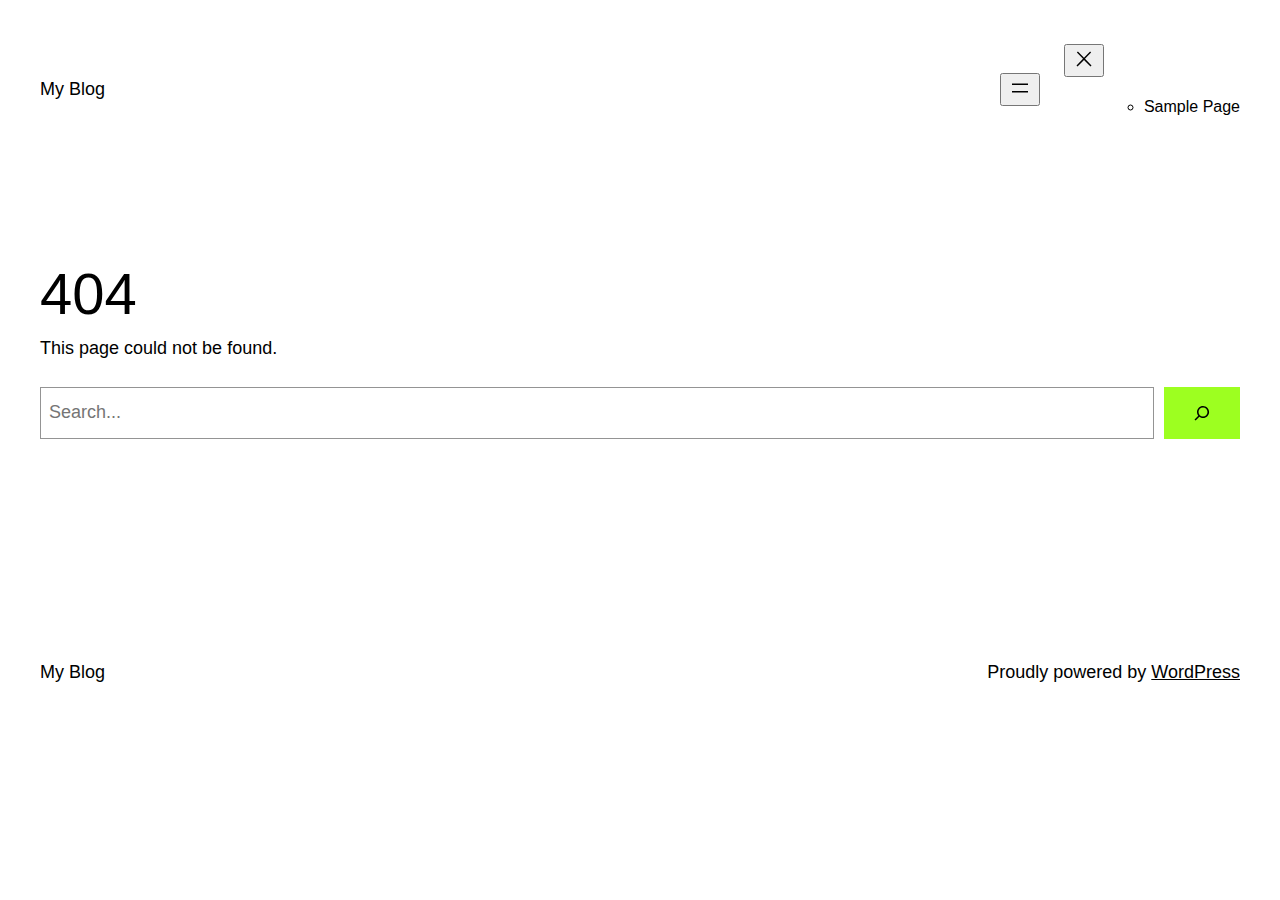
<file: assets/css/ClashDisplay-Bold.html>
<!DOCTYPE html>
<html lang="en-US">
<head>
	<meta charset="UTF-8" />
	<meta name="viewport" content="width=device-width, initial-scale=1" />
<meta name='robots' content='max-image-preview:large' />
<title>Page not found &#8211; My Blog</title>
<link rel="alternate" type="application/rss+xml" title="My Blog &raquo; Feed" href="https://demoxml.com/feed/" />
<link rel="alternate" type="application/rss+xml" title="My Blog &raquo; Comments Feed" href="https://demoxml.com/comments/feed/" />
<script>
window._wpemojiSettings = {"baseUrl":"https:\/\/s.w.org\/images\/core\/emoji\/15.0.3\/72x72\/","ext":".png","svgUrl":"https:\/\/s.w.org\/images\/core\/emoji\/15.0.3\/svg\/","svgExt":".svg","source":{"concatemoji":"https:\/\/demoxml.com\/wp-includes\/js\/wp-emoji-release.min.js?ver=6.6.2"}};
/*! This file is auto-generated */
!function(i,n){var o,s,e;function c(e){try{var t={supportTests:e,timestamp:(new Date).valueOf()};sessionStorage.setItem(o,JSON.stringify(t))}catch(e){}}function p(e,t,n){e.clearRect(0,0,e.canvas.width,e.canvas.height),e.fillText(t,0,0);var t=new Uint32Array(e.getImageData(0,0,e.canvas.width,e.canvas.height).data),r=(e.clearRect(0,0,e.canvas.width,e.canvas.height),e.fillText(n,0,0),new Uint32Array(e.getImageData(0,0,e.canvas.width,e.canvas.height).data));return t.every(function(e,t){return e===r[t]})}function u(e,t,n){switch(t){case"flag":return n(e,"\ud83c\udff3\ufe0f\u200d\u26a7\ufe0f","\ud83c\udff3\ufe0f\u200b\u26a7\ufe0f")?!1:!n(e,"\ud83c\uddfa\ud83c\uddf3","\ud83c\uddfa\u200b\ud83c\uddf3")&&!n(e,"\ud83c\udff4\udb40\udc67\udb40\udc62\udb40\udc65\udb40\udc6e\udb40\udc67\udb40\udc7f","\ud83c\udff4\u200b\udb40\udc67\u200b\udb40\udc62\u200b\udb40\udc65\u200b\udb40\udc6e\u200b\udb40\udc67\u200b\udb40\udc7f");case"emoji":return!n(e,"\ud83d\udc26\u200d\u2b1b","\ud83d\udc26\u200b\u2b1b")}return!1}function f(e,t,n){var r="undefined"!=typeof WorkerGlobalScope&&self instanceof WorkerGlobalScope?new OffscreenCanvas(300,150):i.createElement("canvas"),a=r.getContext("2d",{willReadFrequently:!0}),o=(a.textBaseline="top",a.font="600 32px Arial",{});return e.forEach(function(e){o[e]=t(a,e,n)}),o}function t(e){var t=i.createElement("script");t.src=e,t.defer=!0,i.head.appendChild(t)}"undefined"!=typeof Promise&&(o="wpEmojiSettingsSupports",s=["flag","emoji"],n.supports={everything:!0,everythingExceptFlag:!0},e=new Promise(function(e){i.addEventListener("DOMContentLoaded",e,{once:!0})}),new Promise(function(t){var n=function(){try{var e=JSON.parse(sessionStorage.getItem(o));if("object"==typeof e&&"number"==typeof e.timestamp&&(new Date).valueOf()<e.timestamp+604800&&"object"==typeof e.supportTests)return e.supportTests}catch(e){}return null}();if(!n){if("undefined"!=typeof Worker&&"undefined"!=typeof OffscreenCanvas&&"undefined"!=typeof URL&&URL.createObjectURL&&"undefined"!=typeof Blob)try{var e="postMessage("+f.toString()+"("+[JSON.stringify(s),u.toString(),p.toString()].join(",")+"));",r=new Blob([e],{type:"text/javascript"}),a=new Worker(URL.createObjectURL(r),{name:"wpTestEmojiSupports"});return void(a.onmessage=function(e){c(n=e.data),a.terminate(),t(n)})}catch(e){}c(n=f(s,u,p))}t(n)}).then(function(e){for(var t in e)n.supports[t]=e[t],n.supports.everything=n.supports.everything&&n.supports[t],"flag"!==t&&(n.supports.everythingExceptFlag=n.supports.everythingExceptFlag&&n.supports[t]);n.supports.everythingExceptFlag=n.supports.everythingExceptFlag&&!n.supports.flag,n.DOMReady=!1,n.readyCallback=function(){n.DOMReady=!0}}).then(function(){return e}).then(function(){var e;n.supports.everything||(n.readyCallback(),(e=n.source||{}).concatemoji?t(e.concatemoji):e.wpemoji&&e.twemoji&&(t(e.twemoji),t(e.wpemoji)))}))}((window,document),window._wpemojiSettings);
</script>
<style id='wp-block-site-title-inline-css'>
:root :where(.wp-block-site-title a){color:inherit}
</style>
<style id='wp-block-page-list-inline-css'>
.wp-block-navigation .wp-block-page-list{align-items:var(--navigation-layout-align,initial);background-color:inherit;display:flex;flex-direction:var(--navigation-layout-direction,initial);flex-wrap:var(--navigation-layout-wrap,wrap);justify-content:var(--navigation-layout-justify,initial)}.wp-block-navigation .wp-block-navigation-item{background-color:inherit}
</style>
<link rel='stylesheet' id='wp-block-navigation-css' href='https://demoxml.com/wp-includes/blocks/navigation/style.min.css?ver=6.6.2' media='all' />
<style id='wp-block-group-inline-css'>
.wp-block-group{box-sizing:border-box}:where(.wp-block-group.wp-block-group-is-layout-constrained){position:relative}
</style>
<style id='wp-block-spacer-inline-css'>
.wp-block-spacer{clear:both}
</style>
<style id='wp-block-heading-inline-css'>
h1.has-background,h2.has-background,h3.has-background,h4.has-background,h5.has-background,h6.has-background{padding:1.25em 2.375em}h1.has-text-align-left[style*=writing-mode]:where([style*=vertical-lr]),h1.has-text-align-right[style*=writing-mode]:where([style*=vertical-rl]),h2.has-text-align-left[style*=writing-mode]:where([style*=vertical-lr]),h2.has-text-align-right[style*=writing-mode]:where([style*=vertical-rl]),h3.has-text-align-left[style*=writing-mode]:where([style*=vertical-lr]),h3.has-text-align-right[style*=writing-mode]:where([style*=vertical-rl]),h4.has-text-align-left[style*=writing-mode]:where([style*=vertical-lr]),h4.has-text-align-right[style*=writing-mode]:where([style*=vertical-rl]),h5.has-text-align-left[style*=writing-mode]:where([style*=vertical-lr]),h5.has-text-align-right[style*=writing-mode]:where([style*=vertical-rl]),h6.has-text-align-left[style*=writing-mode]:where([style*=vertical-lr]),h6.has-text-align-right[style*=writing-mode]:where([style*=vertical-rl]){rotate:180deg}
</style>
<style id='wp-block-paragraph-inline-css'>
.is-small-text{font-size:.875em}.is-regular-text{font-size:1em}.is-large-text{font-size:2.25em}.is-larger-text{font-size:3em}.has-drop-cap:not(:focus):first-letter{float:left;font-size:8.4em;font-style:normal;font-weight:100;line-height:.68;margin:.05em .1em 0 0;text-transform:uppercase}body.rtl .has-drop-cap:not(:focus):first-letter{float:none;margin-left:.1em}p.has-drop-cap.has-background{overflow:hidden}:root :where(p.has-background){padding:1.25em 2.375em}:where(p.has-text-color:not(.has-link-color)) a{color:inherit}p.has-text-align-left[style*="writing-mode:vertical-lr"],p.has-text-align-right[style*="writing-mode:vertical-rl"]{rotate:180deg}
</style>
<style id='wp-block-search-inline-css'>
.wp-block-search__button{margin-left:10px;word-break:normal}.wp-block-search__button.has-icon{line-height:0}.wp-block-search__button svg{height:1.25em;min-height:24px;min-width:24px;width:1.25em;fill:currentColor;vertical-align:text-bottom}:where(.wp-block-search__button){border:1px solid #ccc;padding:6px 10px}.wp-block-search__inside-wrapper{display:flex;flex:auto;flex-wrap:nowrap;max-width:100%}.wp-block-search__label{width:100%}.wp-block-search__input{appearance:none;border:1px solid #949494;flex-grow:1;margin-left:0;margin-right:0;min-width:3rem;padding:8px;text-decoration:unset!important}.wp-block-search.wp-block-search__button-only .wp-block-search__button{flex-shrink:0;margin-left:0;max-width:100%}.wp-block-search.wp-block-search__button-only .wp-block-search__button[aria-expanded=true]{max-width:calc(100% - 100px)}.wp-block-search.wp-block-search__button-only .wp-block-search__inside-wrapper{min-width:0!important;transition-property:width}.wp-block-search.wp-block-search__button-only .wp-block-search__input{flex-basis:100%;transition-duration:.3s}.wp-block-search.wp-block-search__button-only.wp-block-search__searchfield-hidden,.wp-block-search.wp-block-search__button-only.wp-block-search__searchfield-hidden .wp-block-search__inside-wrapper{overflow:hidden}.wp-block-search.wp-block-search__button-only.wp-block-search__searchfield-hidden .wp-block-search__input{border-left-width:0!important;border-right-width:0!important;flex-basis:0;flex-grow:0;margin:0;min-width:0!important;padding-left:0!important;padding-right:0!important;width:0!important}:where(.wp-block-search__input){font-family:inherit;font-size:inherit;font-style:inherit;font-weight:inherit;letter-spacing:inherit;line-height:inherit;text-transform:inherit}:where(.wp-block-search__button-inside .wp-block-search__inside-wrapper){border:1px solid #949494;box-sizing:border-box;padding:4px}:where(.wp-block-search__button-inside .wp-block-search__inside-wrapper) .wp-block-search__input{border:none;border-radius:0;padding:0 4px}:where(.wp-block-search__button-inside .wp-block-search__inside-wrapper) .wp-block-search__input:focus{outline:none}:where(.wp-block-search__button-inside .wp-block-search__inside-wrapper) :where(.wp-block-search__button){padding:4px 8px}.wp-block-search.aligncenter .wp-block-search__inside-wrapper{margin:auto}.wp-block[data-align=right] .wp-block-search.wp-block-search__button-only .wp-block-search__inside-wrapper{float:right}
</style>
<style id='wp-emoji-styles-inline-css'>

	img.wp-smiley, img.emoji {
		display: inline !important;
		border: none !important;
		box-shadow: none !important;
		height: 1em !important;
		width: 1em !important;
		margin: 0 0.07em !important;
		vertical-align: -0.1em !important;
		background: none !important;
		padding: 0 !important;
	}
</style>
<style id='wp-block-library-inline-css'>
:root{--wp-admin-theme-color:#007cba;--wp-admin-theme-color--rgb:0,124,186;--wp-admin-theme-color-darker-10:#006ba1;--wp-admin-theme-color-darker-10--rgb:0,107,161;--wp-admin-theme-color-darker-20:#005a87;--wp-admin-theme-color-darker-20--rgb:0,90,135;--wp-admin-border-width-focus:2px;--wp-block-synced-color:#7a00df;--wp-block-synced-color--rgb:122,0,223;--wp-bound-block-color:var(--wp-block-synced-color)}@media (min-resolution:192dpi){:root{--wp-admin-border-width-focus:1.5px}}.wp-element-button{cursor:pointer}:root{--wp--preset--font-size--normal:16px;--wp--preset--font-size--huge:42px}:root .has-very-light-gray-background-color{background-color:#eee}:root .has-very-dark-gray-background-color{background-color:#313131}:root .has-very-light-gray-color{color:#eee}:root .has-very-dark-gray-color{color:#313131}:root .has-vivid-green-cyan-to-vivid-cyan-blue-gradient-background{background:linear-gradient(135deg,#00d084,#0693e3)}:root .has-purple-crush-gradient-background{background:linear-gradient(135deg,#34e2e4,#4721fb 50%,#ab1dfe)}:root .has-hazy-dawn-gradient-background{background:linear-gradient(135deg,#faaca8,#dad0ec)}:root .has-subdued-olive-gradient-background{background:linear-gradient(135deg,#fafae1,#67a671)}:root .has-atomic-cream-gradient-background{background:linear-gradient(135deg,#fdd79a,#004a59)}:root .has-nightshade-gradient-background{background:linear-gradient(135deg,#330968,#31cdcf)}:root .has-midnight-gradient-background{background:linear-gradient(135deg,#020381,#2874fc)}.has-regular-font-size{font-size:1em}.has-larger-font-size{font-size:2.625em}.has-normal-font-size{font-size:var(--wp--preset--font-size--normal)}.has-huge-font-size{font-size:var(--wp--preset--font-size--huge)}.has-text-align-center{text-align:center}.has-text-align-left{text-align:left}.has-text-align-right{text-align:right}#end-resizable-editor-section{display:none}.aligncenter{clear:both}.items-justified-left{justify-content:flex-start}.items-justified-center{justify-content:center}.items-justified-right{justify-content:flex-end}.items-justified-space-between{justify-content:space-between}.screen-reader-text{border:0;clip:rect(1px,1px,1px,1px);clip-path:inset(50%);height:1px;margin:-1px;overflow:hidden;padding:0;position:absolute;width:1px;word-wrap:normal!important}.screen-reader-text:focus{background-color:#ddd;clip:auto!important;clip-path:none;color:#444;display:block;font-size:1em;height:auto;left:5px;line-height:normal;padding:15px 23px 14px;text-decoration:none;top:5px;width:auto;z-index:100000}html :where(.has-border-color){border-style:solid}html :where([style*=border-top-color]){border-top-style:solid}html :where([style*=border-right-color]){border-right-style:solid}html :where([style*=border-bottom-color]){border-bottom-style:solid}html :where([style*=border-left-color]){border-left-style:solid}html :where([style*=border-width]){border-style:solid}html :where([style*=border-top-width]){border-top-style:solid}html :where([style*=border-right-width]){border-right-style:solid}html :where([style*=border-bottom-width]){border-bottom-style:solid}html :where([style*=border-left-width]){border-left-style:solid}html :where(img[class*=wp-image-]){height:auto;max-width:100%}:where(figure){margin:0 0 1em}html :where(.is-position-sticky){--wp-admin--admin-bar--position-offset:var(--wp-admin--admin-bar--height,0px)}@media screen and (max-width:600px){html :where(.is-position-sticky){--wp-admin--admin-bar--position-offset:0px}}
</style>
<style id='global-styles-inline-css'>
:root{--wp--preset--aspect-ratio--square: 1;--wp--preset--aspect-ratio--4-3: 4/3;--wp--preset--aspect-ratio--3-4: 3/4;--wp--preset--aspect-ratio--3-2: 3/2;--wp--preset--aspect-ratio--2-3: 2/3;--wp--preset--aspect-ratio--16-9: 16/9;--wp--preset--aspect-ratio--9-16: 9/16;--wp--preset--color--black: #000000;--wp--preset--color--cyan-bluish-gray: #abb8c3;--wp--preset--color--white: #ffffff;--wp--preset--color--pale-pink: #f78da7;--wp--preset--color--vivid-red: #cf2e2e;--wp--preset--color--luminous-vivid-orange: #ff6900;--wp--preset--color--luminous-vivid-amber: #fcb900;--wp--preset--color--light-green-cyan: #7bdcb5;--wp--preset--color--vivid-green-cyan: #00d084;--wp--preset--color--pale-cyan-blue: #8ed1fc;--wp--preset--color--vivid-cyan-blue: #0693e3;--wp--preset--color--vivid-purple: #9b51e0;--wp--preset--color--base: #ffffff;--wp--preset--color--contrast: #000000;--wp--preset--color--primary: #9DFF20;--wp--preset--color--secondary: #345C00;--wp--preset--color--tertiary: #F6F6F6;--wp--preset--gradient--vivid-cyan-blue-to-vivid-purple: linear-gradient(135deg,rgba(6,147,227,1) 0%,rgb(155,81,224) 100%);--wp--preset--gradient--light-green-cyan-to-vivid-green-cyan: linear-gradient(135deg,rgb(122,220,180) 0%,rgb(0,208,130) 100%);--wp--preset--gradient--luminous-vivid-amber-to-luminous-vivid-orange: linear-gradient(135deg,rgba(252,185,0,1) 0%,rgba(255,105,0,1) 100%);--wp--preset--gradient--luminous-vivid-orange-to-vivid-red: linear-gradient(135deg,rgba(255,105,0,1) 0%,rgb(207,46,46) 100%);--wp--preset--gradient--very-light-gray-to-cyan-bluish-gray: linear-gradient(135deg,rgb(238,238,238) 0%,rgb(169,184,195) 100%);--wp--preset--gradient--cool-to-warm-spectrum: linear-gradient(135deg,rgb(74,234,220) 0%,rgb(151,120,209) 20%,rgb(207,42,186) 40%,rgb(238,44,130) 60%,rgb(251,105,98) 80%,rgb(254,248,76) 100%);--wp--preset--gradient--blush-light-purple: linear-gradient(135deg,rgb(255,206,236) 0%,rgb(152,150,240) 100%);--wp--preset--gradient--blush-bordeaux: linear-gradient(135deg,rgb(254,205,165) 0%,rgb(254,45,45) 50%,rgb(107,0,62) 100%);--wp--preset--gradient--luminous-dusk: linear-gradient(135deg,rgb(255,203,112) 0%,rgb(199,81,192) 50%,rgb(65,88,208) 100%);--wp--preset--gradient--pale-ocean: linear-gradient(135deg,rgb(255,245,203) 0%,rgb(182,227,212) 50%,rgb(51,167,181) 100%);--wp--preset--gradient--electric-grass: linear-gradient(135deg,rgb(202,248,128) 0%,rgb(113,206,126) 100%);--wp--preset--gradient--midnight: linear-gradient(135deg,rgb(2,3,129) 0%,rgb(40,116,252) 100%);--wp--preset--font-size--small: clamp(0.875rem, 0.875rem + ((1vw - 0.2rem) * 0.227), 1rem);--wp--preset--font-size--medium: clamp(1rem, 1rem + ((1vw - 0.2rem) * 0.227), 1.125rem);--wp--preset--font-size--large: clamp(1.75rem, 1.75rem + ((1vw - 0.2rem) * 0.227), 1.875rem);--wp--preset--font-size--x-large: 2.25rem;--wp--preset--font-size--xx-large: clamp(6.1rem, 6.1rem + ((1vw - 0.2rem) * 7.091), 10rem);--wp--preset--font-family--dm-sans: "DM Sans", sans-serif;--wp--preset--font-family--ibm-plex-mono: 'IBM Plex Mono', monospace;--wp--preset--font-family--inter: "Inter", sans-serif;--wp--preset--font-family--system-font: -apple-system,BlinkMacSystemFont,"Segoe UI",Roboto,Oxygen-Sans,Ubuntu,Cantarell,"Helvetica Neue",sans-serif;--wp--preset--font-family--source-serif-pro: "Source Serif Pro", serif;--wp--preset--spacing--20: 0.44rem;--wp--preset--spacing--30: clamp(1.5rem, 5vw, 2rem);--wp--preset--spacing--40: clamp(1.8rem, 1.8rem + ((1vw - 0.48rem) * 2.885), 3rem);--wp--preset--spacing--50: clamp(2.5rem, 8vw, 4.5rem);--wp--preset--spacing--60: clamp(3.75rem, 10vw, 7rem);--wp--preset--spacing--70: clamp(5rem, 5.25rem + ((1vw - 0.48rem) * 9.096), 8rem);--wp--preset--spacing--80: clamp(7rem, 14vw, 11rem);--wp--preset--shadow--natural: 6px 6px 9px rgba(0, 0, 0, 0.2);--wp--preset--shadow--deep: 12px 12px 50px rgba(0, 0, 0, 0.4);--wp--preset--shadow--sharp: 6px 6px 0px rgba(0, 0, 0, 0.2);--wp--preset--shadow--outlined: 6px 6px 0px -3px rgba(255, 255, 255, 1), 6px 6px rgba(0, 0, 0, 1);--wp--preset--shadow--crisp: 6px 6px 0px rgba(0, 0, 0, 1);}:root { --wp--style--global--content-size: 650px;--wp--style--global--wide-size: 1200px; }:where(body) { margin: 0; }.wp-site-blocks { padding-top: var(--wp--style--root--padding-top); padding-bottom: var(--wp--style--root--padding-bottom); }.has-global-padding { padding-right: var(--wp--style--root--padding-right); padding-left: var(--wp--style--root--padding-left); }.has-global-padding > .alignfull { margin-right: calc(var(--wp--style--root--padding-right) * -1); margin-left: calc(var(--wp--style--root--padding-left) * -1); }.has-global-padding :where(:not(.alignfull.is-layout-flow) > .has-global-padding:not(.wp-block-block, .alignfull)) { padding-right: 0; padding-left: 0; }.has-global-padding :where(:not(.alignfull.is-layout-flow) > .has-global-padding:not(.wp-block-block, .alignfull)) > .alignfull { margin-left: 0; margin-right: 0; }.wp-site-blocks > .alignleft { float: left; margin-right: 2em; }.wp-site-blocks > .alignright { float: right; margin-left: 2em; }.wp-site-blocks > .aligncenter { justify-content: center; margin-left: auto; margin-right: auto; }:where(.wp-site-blocks) > * { margin-block-start: 1.5rem; margin-block-end: 0; }:where(.wp-site-blocks) > :first-child { margin-block-start: 0; }:where(.wp-site-blocks) > :last-child { margin-block-end: 0; }:root { --wp--style--block-gap: 1.5rem; }:root :where(.is-layout-flow) > :first-child{margin-block-start: 0;}:root :where(.is-layout-flow) > :last-child{margin-block-end: 0;}:root :where(.is-layout-flow) > *{margin-block-start: 1.5rem;margin-block-end: 0;}:root :where(.is-layout-constrained) > :first-child{margin-block-start: 0;}:root :where(.is-layout-constrained) > :last-child{margin-block-end: 0;}:root :where(.is-layout-constrained) > *{margin-block-start: 1.5rem;margin-block-end: 0;}:root :where(.is-layout-flex){gap: 1.5rem;}:root :where(.is-layout-grid){gap: 1.5rem;}.is-layout-flow > .alignleft{float: left;margin-inline-start: 0;margin-inline-end: 2em;}.is-layout-flow > .alignright{float: right;margin-inline-start: 2em;margin-inline-end: 0;}.is-layout-flow > .aligncenter{margin-left: auto !important;margin-right: auto !important;}.is-layout-constrained > .alignleft{float: left;margin-inline-start: 0;margin-inline-end: 2em;}.is-layout-constrained > .alignright{float: right;margin-inline-start: 2em;margin-inline-end: 0;}.is-layout-constrained > .aligncenter{margin-left: auto !important;margin-right: auto !important;}.is-layout-constrained > :where(:not(.alignleft):not(.alignright):not(.alignfull)){max-width: var(--wp--style--global--content-size);margin-left: auto !important;margin-right: auto !important;}.is-layout-constrained > .alignwide{max-width: var(--wp--style--global--wide-size);}body .is-layout-flex{display: flex;}.is-layout-flex{flex-wrap: wrap;align-items: center;}.is-layout-flex > :is(*, div){margin: 0;}body .is-layout-grid{display: grid;}.is-layout-grid > :is(*, div){margin: 0;}body{background-color: var(--wp--preset--color--base);color: var(--wp--preset--color--contrast);font-family: var(--wp--preset--font-family--system-font);font-size: var(--wp--preset--font-size--medium);line-height: 1.6;--wp--style--root--padding-top: var(--wp--preset--spacing--40);--wp--style--root--padding-right: var(--wp--preset--spacing--30);--wp--style--root--padding-bottom: var(--wp--preset--spacing--40);--wp--style--root--padding-left: var(--wp--preset--spacing--30);}a:where(:not(.wp-element-button)){color: var(--wp--preset--color--contrast);text-decoration: underline;}:root :where(a:where(:not(.wp-element-button)):hover){text-decoration: none;}:root :where(a:where(:not(.wp-element-button)):focus){text-decoration: underline dashed;}:root :where(a:where(:not(.wp-element-button)):active){color: var(--wp--preset--color--secondary);text-decoration: none;}h1, h2, h3, h4, h5, h6{font-weight: 400;line-height: 1.4;}h1{font-size: clamp(2.032rem, 2.032rem + ((1vw - 0.2rem) * 2.896), 3.625rem);line-height: 1.2;}h2{font-size: clamp(2.625rem, calc(2.625rem + ((1vw - 0.48rem) * 8.4135)), 3.25rem);line-height: 1.2;}h3{font-size: var(--wp--preset--font-size--x-large);}h4{font-size: var(--wp--preset--font-size--large);}h5{font-size: var(--wp--preset--font-size--medium);font-weight: 700;text-transform: uppercase;}h6{font-size: var(--wp--preset--font-size--medium);text-transform: uppercase;}:root :where(.wp-element-button, .wp-block-button__link){background-color: var(--wp--preset--color--primary);border-radius: 0;border-width: 0;color: var(--wp--preset--color--contrast);font-family: inherit;font-size: inherit;line-height: inherit;padding: calc(0.667em + 2px) calc(1.333em + 2px);text-decoration: none;}:root :where(.wp-element-button:visited, .wp-block-button__link:visited){color: var(--wp--preset--color--contrast);}:root :where(.wp-element-button:hover, .wp-block-button__link:hover){background-color: var(--wp--preset--color--contrast);color: var(--wp--preset--color--base);}:root :where(.wp-element-button:focus, .wp-block-button__link:focus){background-color: var(--wp--preset--color--contrast);color: var(--wp--preset--color--base);}:root :where(.wp-element-button:active, .wp-block-button__link:active){background-color: var(--wp--preset--color--secondary);color: var(--wp--preset--color--base);}.has-black-color{color: var(--wp--preset--color--black) !important;}.has-cyan-bluish-gray-color{color: var(--wp--preset--color--cyan-bluish-gray) !important;}.has-white-color{color: var(--wp--preset--color--white) !important;}.has-pale-pink-color{color: var(--wp--preset--color--pale-pink) !important;}.has-vivid-red-color{color: var(--wp--preset--color--vivid-red) !important;}.has-luminous-vivid-orange-color{color: var(--wp--preset--color--luminous-vivid-orange) !important;}.has-luminous-vivid-amber-color{color: var(--wp--preset--color--luminous-vivid-amber) !important;}.has-light-green-cyan-color{color: var(--wp--preset--color--light-green-cyan) !important;}.has-vivid-green-cyan-color{color: var(--wp--preset--color--vivid-green-cyan) !important;}.has-pale-cyan-blue-color{color: var(--wp--preset--color--pale-cyan-blue) !important;}.has-vivid-cyan-blue-color{color: var(--wp--preset--color--vivid-cyan-blue) !important;}.has-vivid-purple-color{color: var(--wp--preset--color--vivid-purple) !important;}.has-base-color{color: var(--wp--preset--color--base) !important;}.has-contrast-color{color: var(--wp--preset--color--contrast) !important;}.has-primary-color{color: var(--wp--preset--color--primary) !important;}.has-secondary-color{color: var(--wp--preset--color--secondary) !important;}.has-tertiary-color{color: var(--wp--preset--color--tertiary) !important;}.has-black-background-color{background-color: var(--wp--preset--color--black) !important;}.has-cyan-bluish-gray-background-color{background-color: var(--wp--preset--color--cyan-bluish-gray) !important;}.has-white-background-color{background-color: var(--wp--preset--color--white) !important;}.has-pale-pink-background-color{background-color: var(--wp--preset--color--pale-pink) !important;}.has-vivid-red-background-color{background-color: var(--wp--preset--color--vivid-red) !important;}.has-luminous-vivid-orange-background-color{background-color: var(--wp--preset--color--luminous-vivid-orange) !important;}.has-luminous-vivid-amber-background-color{background-color: var(--wp--preset--color--luminous-vivid-amber) !important;}.has-light-green-cyan-background-color{background-color: var(--wp--preset--color--light-green-cyan) !important;}.has-vivid-green-cyan-background-color{background-color: var(--wp--preset--color--vivid-green-cyan) !important;}.has-pale-cyan-blue-background-color{background-color: var(--wp--preset--color--pale-cyan-blue) !important;}.has-vivid-cyan-blue-background-color{background-color: var(--wp--preset--color--vivid-cyan-blue) !important;}.has-vivid-purple-background-color{background-color: var(--wp--preset--color--vivid-purple) !important;}.has-base-background-color{background-color: var(--wp--preset--color--base) !important;}.has-contrast-background-color{background-color: var(--wp--preset--color--contrast) !important;}.has-primary-background-color{background-color: var(--wp--preset--color--primary) !important;}.has-secondary-background-color{background-color: var(--wp--preset--color--secondary) !important;}.has-tertiary-background-color{background-color: var(--wp--preset--color--tertiary) !important;}.has-black-border-color{border-color: var(--wp--preset--color--black) !important;}.has-cyan-bluish-gray-border-color{border-color: var(--wp--preset--color--cyan-bluish-gray) !important;}.has-white-border-color{border-color: var(--wp--preset--color--white) !important;}.has-pale-pink-border-color{border-color: var(--wp--preset--color--pale-pink) !important;}.has-vivid-red-border-color{border-color: var(--wp--preset--color--vivid-red) !important;}.has-luminous-vivid-orange-border-color{border-color: var(--wp--preset--color--luminous-vivid-orange) !important;}.has-luminous-vivid-amber-border-color{border-color: var(--wp--preset--color--luminous-vivid-amber) !important;}.has-light-green-cyan-border-color{border-color: var(--wp--preset--color--light-green-cyan) !important;}.has-vivid-green-cyan-border-color{border-color: var(--wp--preset--color--vivid-green-cyan) !important;}.has-pale-cyan-blue-border-color{border-color: var(--wp--preset--color--pale-cyan-blue) !important;}.has-vivid-cyan-blue-border-color{border-color: var(--wp--preset--color--vivid-cyan-blue) !important;}.has-vivid-purple-border-color{border-color: var(--wp--preset--color--vivid-purple) !important;}.has-base-border-color{border-color: var(--wp--preset--color--base) !important;}.has-contrast-border-color{border-color: var(--wp--preset--color--contrast) !important;}.has-primary-border-color{border-color: var(--wp--preset--color--primary) !important;}.has-secondary-border-color{border-color: var(--wp--preset--color--secondary) !important;}.has-tertiary-border-color{border-color: var(--wp--preset--color--tertiary) !important;}.has-vivid-cyan-blue-to-vivid-purple-gradient-background{background: var(--wp--preset--gradient--vivid-cyan-blue-to-vivid-purple) !important;}.has-light-green-cyan-to-vivid-green-cyan-gradient-background{background: var(--wp--preset--gradient--light-green-cyan-to-vivid-green-cyan) !important;}.has-luminous-vivid-amber-to-luminous-vivid-orange-gradient-background{background: var(--wp--preset--gradient--luminous-vivid-amber-to-luminous-vivid-orange) !important;}.has-luminous-vivid-orange-to-vivid-red-gradient-background{background: var(--wp--preset--gradient--luminous-vivid-orange-to-vivid-red) !important;}.has-very-light-gray-to-cyan-bluish-gray-gradient-background{background: var(--wp--preset--gradient--very-light-gray-to-cyan-bluish-gray) !important;}.has-cool-to-warm-spectrum-gradient-background{background: var(--wp--preset--gradient--cool-to-warm-spectrum) !important;}.has-blush-light-purple-gradient-background{background: var(--wp--preset--gradient--blush-light-purple) !important;}.has-blush-bordeaux-gradient-background{background: var(--wp--preset--gradient--blush-bordeaux) !important;}.has-luminous-dusk-gradient-background{background: var(--wp--preset--gradient--luminous-dusk) !important;}.has-pale-ocean-gradient-background{background: var(--wp--preset--gradient--pale-ocean) !important;}.has-electric-grass-gradient-background{background: var(--wp--preset--gradient--electric-grass) !important;}.has-midnight-gradient-background{background: var(--wp--preset--gradient--midnight) !important;}.has-small-font-size{font-size: var(--wp--preset--font-size--small) !important;}.has-medium-font-size{font-size: var(--wp--preset--font-size--medium) !important;}.has-large-font-size{font-size: var(--wp--preset--font-size--large) !important;}.has-x-large-font-size{font-size: var(--wp--preset--font-size--x-large) !important;}.has-xx-large-font-size{font-size: var(--wp--preset--font-size--xx-large) !important;}.has-dm-sans-font-family{font-family: var(--wp--preset--font-family--dm-sans) !important;}.has-ibm-plex-mono-font-family{font-family: var(--wp--preset--font-family--ibm-plex-mono) !important;}.has-inter-font-family{font-family: var(--wp--preset--font-family--inter) !important;}.has-system-font-font-family{font-family: var(--wp--preset--font-family--system-font) !important;}.has-source-serif-pro-font-family{font-family: var(--wp--preset--font-family--source-serif-pro) !important;}
:root :where(.wp-block-navigation){font-size: var(--wp--preset--font-size--small);}
:root :where(.wp-block-navigation a:where(:not(.wp-element-button))){text-decoration: none;}
:root :where(.wp-block-navigation a:where(:not(.wp-element-button)):hover){text-decoration: underline;}
:root :where(.wp-block-navigation a:where(:not(.wp-element-button)):focus){text-decoration: underline dashed;}
:root :where(.wp-block-navigation a:where(:not(.wp-element-button)):active){text-decoration: none;}
:root :where(.wp-block-site-title){font-size: var(--wp--preset--font-size--medium);font-weight: normal;line-height: 1.4;}
:root :where(.wp-block-site-title a:where(:not(.wp-element-button))){text-decoration: none;}
:root :where(.wp-block-site-title a:where(:not(.wp-element-button)):hover){text-decoration: underline;}
:root :where(.wp-block-site-title a:where(:not(.wp-element-button)):focus){text-decoration: underline dashed;}
:root :where(.wp-block-site-title a:where(:not(.wp-element-button)):active){color: var(--wp--preset--color--secondary);text-decoration: none;}
:root :where(.wp-block-separator){}:root :where(.wp-block-separator:not(.is-style-wide):not(.is-style-dots):not(.alignwide):not(.alignfull)){width: 100px}
</style>
<style id='core-block-supports-inline-css'>
.wp-container-core-navigation-is-layout-1{justify-content:flex-end;}.wp-container-core-group-is-layout-1{justify-content:flex-start;}.wp-container-core-group-is-layout-2{justify-content:space-between;}.wp-container-core-group-is-layout-6{justify-content:space-between;}
</style>
<style id='wp-block-template-skip-link-inline-css'>

		.skip-link.screen-reader-text {
			border: 0;
			clip: rect(1px,1px,1px,1px);
			clip-path: inset(50%);
			height: 1px;
			margin: -1px;
			overflow: hidden;
			padding: 0;
			position: absolute !important;
			width: 1px;
			word-wrap: normal !important;
		}

		.skip-link.screen-reader-text:focus {
			background-color: #eee;
			clip: auto !important;
			clip-path: none;
			color: #444;
			display: block;
			font-size: 1em;
			height: auto;
			left: 5px;
			line-height: normal;
			padding: 15px 23px 14px;
			text-decoration: none;
			top: 5px;
			width: auto;
			z-index: 100000;
		}
</style>
<link rel="https://api.w.org/" href="https://demoxml.com/wp-json/" /><link rel="EditURI" type="application/rsd+xml" title="RSD" href="https://demoxml.com/xmlrpc.php?rsd" />
<meta name="generator" content="WordPress 6.6.2" />
<script id="wp-load-polyfill-importmap">
( HTMLScriptElement.supports && HTMLScriptElement.supports("importmap") ) || document.write( '<script src="https://demoxml.com/wp-includes/js/dist/vendor/wp-polyfill-importmap.min.js?ver=1.8.2"></scr' + 'ipt>' );
</script>
<script type="importmap" id="wp-importmap">
{"imports":{"@wordpress\/interactivity":"https:\/\/demoxml.com\/wp-includes\/js\/dist\/interactivity.min.js?ver=6.6.2"}}
</script>
<script type="module" src="https://demoxml.com/wp-includes/blocks/navigation/view.min.js?ver=6.6.2" id="@wordpress/block-library/navigation-js-module"></script>
<link rel="modulepreload" href="https://demoxml.com/wp-includes/js/dist/interactivity.min.js?ver=6.6.2" id="@wordpress/interactivity-js-modulepreload"><style id='wp-fonts-local'>
@font-face{font-family:"DM Sans";font-style:normal;font-weight:400;font-display:fallback;src:url('https://demoxml.com/wp-content/themes/twentytwentythree/assets/fonts/dm-sans/DMSans-Regular.woff2') format('woff2');font-stretch:normal;}
@font-face{font-family:"DM Sans";font-style:italic;font-weight:400;font-display:fallback;src:url('https://demoxml.com/wp-content/themes/twentytwentythree/assets/fonts/dm-sans/DMSans-Regular-Italic.woff2') format('woff2');font-stretch:normal;}
@font-face{font-family:"DM Sans";font-style:normal;font-weight:700;font-display:fallback;src:url('https://demoxml.com/wp-content/themes/twentytwentythree/assets/fonts/dm-sans/DMSans-Bold.woff2') format('woff2');font-stretch:normal;}
@font-face{font-family:"DM Sans";font-style:italic;font-weight:700;font-display:fallback;src:url('https://demoxml.com/wp-content/themes/twentytwentythree/assets/fonts/dm-sans/DMSans-Bold-Italic.woff2') format('woff2');font-stretch:normal;}
@font-face{font-family:"IBM Plex Mono";font-style:normal;font-weight:300;font-display:block;src:url('https://demoxml.com/wp-content/themes/twentytwentythree/assets/fonts/ibm-plex-mono/IBMPlexMono-Light.woff2') format('woff2');font-stretch:normal;}
@font-face{font-family:"IBM Plex Mono";font-style:normal;font-weight:400;font-display:block;src:url('https://demoxml.com/wp-content/themes/twentytwentythree/assets/fonts/ibm-plex-mono/IBMPlexMono-Regular.woff2') format('woff2');font-stretch:normal;}
@font-face{font-family:"IBM Plex Mono";font-style:italic;font-weight:400;font-display:block;src:url('https://demoxml.com/wp-content/themes/twentytwentythree/assets/fonts/ibm-plex-mono/IBMPlexMono-Italic.woff2') format('woff2');font-stretch:normal;}
@font-face{font-family:"IBM Plex Mono";font-style:normal;font-weight:700;font-display:block;src:url('https://demoxml.com/wp-content/themes/twentytwentythree/assets/fonts/ibm-plex-mono/IBMPlexMono-Bold.woff2') format('woff2');font-stretch:normal;}
@font-face{font-family:Inter;font-style:normal;font-weight:200 900;font-display:fallback;src:url('https://demoxml.com/wp-content/themes/twentytwentythree/assets/fonts/inter/Inter-VariableFont_slnt,wght.ttf') format('truetype');font-stretch:normal;}
@font-face{font-family:"Source Serif Pro";font-style:normal;font-weight:200 900;font-display:fallback;src:url('https://demoxml.com/wp-content/themes/twentytwentythree/assets/fonts/source-serif-pro/SourceSerif4Variable-Roman.ttf.woff2') format('woff2');font-stretch:normal;}
@font-face{font-family:"Source Serif Pro";font-style:italic;font-weight:200 900;font-display:fallback;src:url('https://demoxml.com/wp-content/themes/twentytwentythree/assets/fonts/source-serif-pro/SourceSerif4Variable-Italic.ttf.woff2') format('woff2');font-stretch:normal;}
</style>
</head>

<body class="error404 wp-embed-responsive">

<div class="wp-site-blocks"><header class="wp-block-template-part">
<div class="wp-block-group has-global-padding is-layout-constrained wp-block-group-is-layout-constrained">
	
	<div class="wp-block-group alignwide is-content-justification-space-between is-layout-flex wp-container-core-group-is-layout-2 wp-block-group-is-layout-flex" style="padding-bottom:var(--wp--preset--spacing--40)">
		<p class="wp-block-site-title"><a href="https://demoxml.com" target="_self" rel="home">My Blog</a></p>
		
		<div class="wp-block-group is-content-justification-left is-layout-flex wp-container-core-group-is-layout-1 wp-block-group-is-layout-flex">
			<nav class="is-responsive items-justified-right wp-block-navigation is-content-justification-right is-layout-flex wp-container-core-navigation-is-layout-1 wp-block-navigation-is-layout-flex" aria-label="" 
		 data-wp-interactive="core/navigation" data-wp-context='{"overlayOpenedBy":{"click":false,"hover":false,"focus":false},"type":"overlay","roleAttribute":"","ariaLabel":"Menu"}'><button aria-haspopup="dialog" aria-label="Open menu" class="wp-block-navigation__responsive-container-open " 
				data-wp-on-async--click="actions.openMenuOnClick"
				data-wp-on--keydown="actions.handleMenuKeydown"
			><svg width="24" height="24" xmlns="http://www.w3.org/2000/svg" viewBox="0 0 24 24" aria-hidden="true" focusable="false"><rect x="4" y="7.5" width="16" height="1.5" /><rect x="4" y="15" width="16" height="1.5" /></svg></button>
				<div class="wp-block-navigation__responsive-container  "  id="modal-1" 
				data-wp-class--has-modal-open="state.isMenuOpen"
				data-wp-class--is-menu-open="state.isMenuOpen"
				data-wp-watch="callbacks.initMenu"
				data-wp-on--keydown="actions.handleMenuKeydown"
				data-wp-on-async--focusout="actions.handleMenuFocusout"
				tabindex="-1"
			>
					<div class="wp-block-navigation__responsive-close" tabindex="-1">
						<div class="wp-block-navigation__responsive-dialog" 
				data-wp-bind--aria-modal="state.ariaModal"
				data-wp-bind--aria-label="state.ariaLabel"
				data-wp-bind--role="state.roleAttribute"
			>
							<button aria-label="Close menu" class="wp-block-navigation__responsive-container-close" 
				data-wp-on-async--click="actions.closeMenuOnClick"
			><svg xmlns="http://www.w3.org/2000/svg" viewBox="0 0 24 24" width="24" height="24" aria-hidden="true" focusable="false"><path d="M13 11.8l6.1-6.3-1-1-6.1 6.2-6.1-6.2-1 1 6.1 6.3-6.5 6.7 1 1 6.5-6.6 6.5 6.6 1-1z"></path></svg></button>
							<div class="wp-block-navigation__responsive-container-content" 
				data-wp-watch="callbacks.focusFirstElement"
			 id="modal-1-content">
								<ul class="wp-block-navigation__container is-responsive items-justified-right wp-block-navigation"><ul class="wp-block-page-list"><li class="wp-block-pages-list__item wp-block-navigation-item open-on-hover-click"><a class="wp-block-pages-list__item__link wp-block-navigation-item__content" href="https://demoxml.com/sample-page/">Sample Page</a></li></ul></ul>
							</div>
						</div>
					</div>
				</div></nav>
		</div>
		
	</div>
	
</div>

</header>


<main class="wp-block-group has-global-padding is-layout-constrained wp-block-group-is-layout-constrained">
	
<div style="height:var(--wp--preset--spacing--30)" aria-hidden="true" class="wp-block-spacer"></div>



<h1 class="alignwide wp-block-heading">404</h1>



<div class="wp-block-group alignwide is-layout-flow wp-block-group-is-layout-flow" style="margin-top:5px">
	
	<p>This page could not be found.</p>
	

	<form role="search" method="get" action="https://demoxml.com/" class="wp-block-search__button-outside wp-block-search__icon-button aligncenter wp-block-search"    ><label class="wp-block-search__label screen-reader-text" for="wp-block-search__input-2" >Search</label><div class="wp-block-search__inside-wrapper "  style="width: 100%"><input class="wp-block-search__input" id="wp-block-search__input-2" placeholder="Search..." value="" type="search" name="s" required /><button aria-label="Search" class="wp-block-search__button has-icon wp-element-button" type="submit" ><svg class="search-icon" viewBox="0 0 24 24" width="24" height="24">
					<path d="M13 5c-3.3 0-6 2.7-6 6 0 1.4.5 2.7 1.3 3.7l-3.8 3.8 1.1 1.1 3.8-3.8c1 .8 2.3 1.3 3.7 1.3 3.3 0 6-2.7 6-6S16.3 5 13 5zm0 10.5c-2.5 0-4.5-2-4.5-4.5s2-4.5 4.5-4.5 4.5 2 4.5 4.5-2 4.5-4.5 4.5z"></path>
				</svg></button></div></form>
</div>



<div style="height:var(--wp--preset--spacing--70)" aria-hidden="true" class="wp-block-spacer"></div>


</main>


<footer class="wp-block-template-part">
<div class="wp-block-group has-global-padding is-layout-constrained wp-block-group-is-layout-constrained">
	
	<div class="wp-block-group alignwide is-content-justification-space-between is-layout-flex wp-container-core-group-is-layout-6 wp-block-group-is-layout-flex" style="padding-top:var(--wp--preset--spacing--40)">
		<p class="wp-block-site-title"><a href="https://demoxml.com" target="_self" rel="home">My Blog</a></p>
		
		<p class="has-text-align-right">
		Proudly powered by <a href="https://wordpress.org" rel="nofollow">WordPress</a>		</p>
		
	</div>
	
</div>


</footer>
</div>
<script id="wp-block-template-skip-link-js-after">
	( function() {
		var skipLinkTarget = document.querySelector( 'main' ),
			sibling,
			skipLinkTargetID,
			skipLink;

		// Early exit if a skip-link target can't be located.
		if ( ! skipLinkTarget ) {
			return;
		}

		/*
		 * Get the site wrapper.
		 * The skip-link will be injected in the beginning of it.
		 */
		sibling = document.querySelector( '.wp-site-blocks' );

		// Early exit if the root element was not found.
		if ( ! sibling ) {
			return;
		}

		// Get the skip-link target's ID, and generate one if it doesn't exist.
		skipLinkTargetID = skipLinkTarget.id;
		if ( ! skipLinkTargetID ) {
			skipLinkTargetID = 'wp--skip-link--target';
			skipLinkTarget.id = skipLinkTargetID;
		}

		// Create the skip link.
		skipLink = document.createElement( 'a' );
		skipLink.classList.add( 'skip-link', 'screen-reader-text' );
		skipLink.href = '#' + skipLinkTargetID;
		skipLink.innerHTML = 'Skip to content';

		// Inject the skip link.
		sibling.parentElement.insertBefore( skipLink, sibling );
	}() );
	
</script>
</body>
</html>


<!-- Page cached by LiteSpeed Cache 6.5.0.2 on 2024-09-11 04:30:58 -->
<!--
Performance optimized by W3 Total Cache. Learn more: https://www.boldgrid.com/w3-total-cache/

Object Caching 0/0 objects using APC
Page Caching using APC{w3tc_pagecache_reject_reason}

Served from: demoxml.com @ 2024-09-11 04:30:58 by W3 Total Cache
-->
</file>
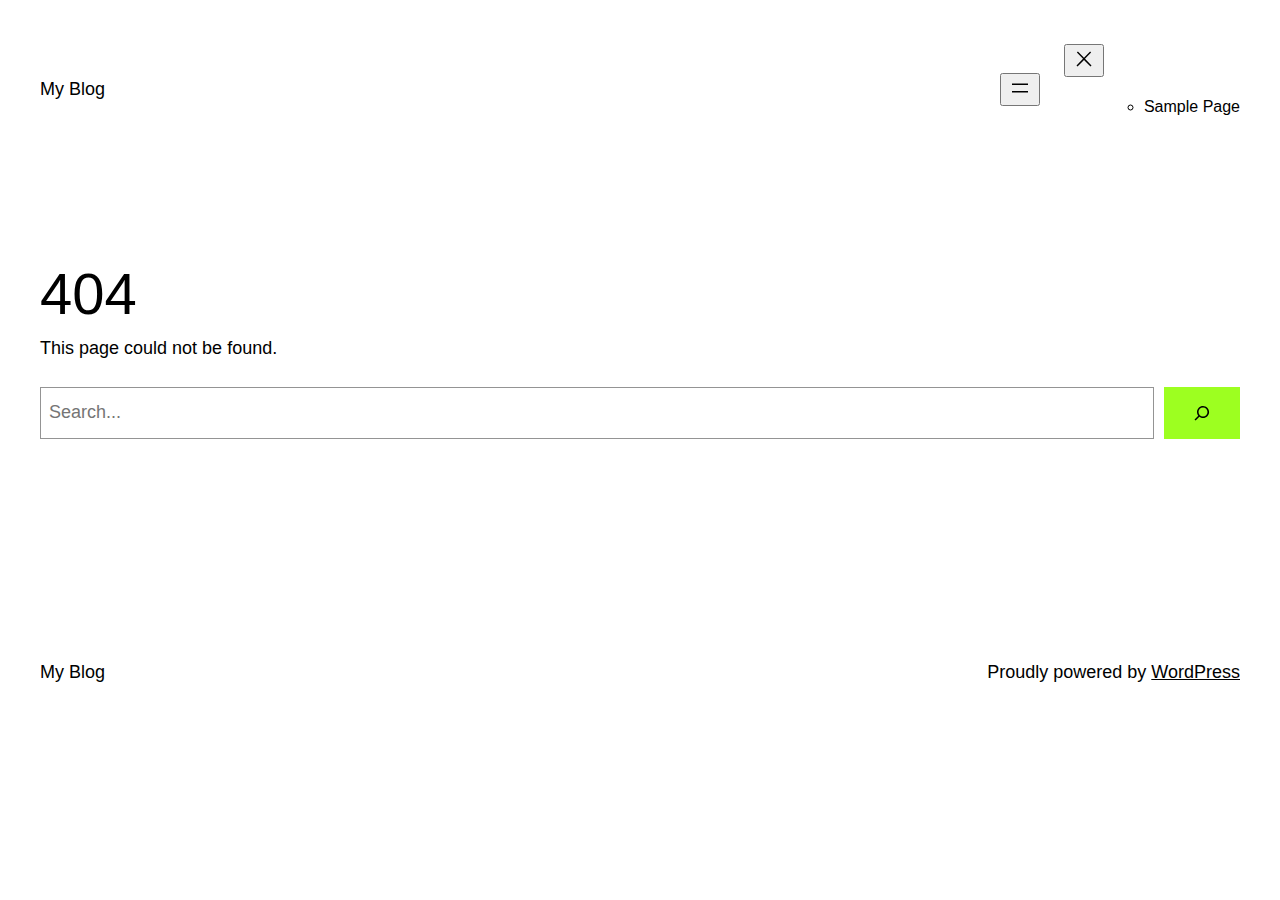
<file: assets/css/ClashDisplay-Medium.html>
<!DOCTYPE html>
<html lang="en-US">
<head>
	<meta charset="UTF-8" />
	<meta name="viewport" content="width=device-width, initial-scale=1" />
<meta name='robots' content='max-image-preview:large' />
<title>Page not found &#8211; My Blog</title>
<link rel="alternate" type="application/rss+xml" title="My Blog &raquo; Feed" href="https://demoxml.com/feed/" />
<link rel="alternate" type="application/rss+xml" title="My Blog &raquo; Comments Feed" href="https://demoxml.com/comments/feed/" />
<script>
window._wpemojiSettings = {"baseUrl":"https:\/\/s.w.org\/images\/core\/emoji\/15.0.3\/72x72\/","ext":".png","svgUrl":"https:\/\/s.w.org\/images\/core\/emoji\/15.0.3\/svg\/","svgExt":".svg","source":{"concatemoji":"https:\/\/demoxml.com\/wp-includes\/js\/wp-emoji-release.min.js?ver=6.6.2"}};
/*! This file is auto-generated */
!function(i,n){var o,s,e;function c(e){try{var t={supportTests:e,timestamp:(new Date).valueOf()};sessionStorage.setItem(o,JSON.stringify(t))}catch(e){}}function p(e,t,n){e.clearRect(0,0,e.canvas.width,e.canvas.height),e.fillText(t,0,0);var t=new Uint32Array(e.getImageData(0,0,e.canvas.width,e.canvas.height).data),r=(e.clearRect(0,0,e.canvas.width,e.canvas.height),e.fillText(n,0,0),new Uint32Array(e.getImageData(0,0,e.canvas.width,e.canvas.height).data));return t.every(function(e,t){return e===r[t]})}function u(e,t,n){switch(t){case"flag":return n(e,"\ud83c\udff3\ufe0f\u200d\u26a7\ufe0f","\ud83c\udff3\ufe0f\u200b\u26a7\ufe0f")?!1:!n(e,"\ud83c\uddfa\ud83c\uddf3","\ud83c\uddfa\u200b\ud83c\uddf3")&&!n(e,"\ud83c\udff4\udb40\udc67\udb40\udc62\udb40\udc65\udb40\udc6e\udb40\udc67\udb40\udc7f","\ud83c\udff4\u200b\udb40\udc67\u200b\udb40\udc62\u200b\udb40\udc65\u200b\udb40\udc6e\u200b\udb40\udc67\u200b\udb40\udc7f");case"emoji":return!n(e,"\ud83d\udc26\u200d\u2b1b","\ud83d\udc26\u200b\u2b1b")}return!1}function f(e,t,n){var r="undefined"!=typeof WorkerGlobalScope&&self instanceof WorkerGlobalScope?new OffscreenCanvas(300,150):i.createElement("canvas"),a=r.getContext("2d",{willReadFrequently:!0}),o=(a.textBaseline="top",a.font="600 32px Arial",{});return e.forEach(function(e){o[e]=t(a,e,n)}),o}function t(e){var t=i.createElement("script");t.src=e,t.defer=!0,i.head.appendChild(t)}"undefined"!=typeof Promise&&(o="wpEmojiSettingsSupports",s=["flag","emoji"],n.supports={everything:!0,everythingExceptFlag:!0},e=new Promise(function(e){i.addEventListener("DOMContentLoaded",e,{once:!0})}),new Promise(function(t){var n=function(){try{var e=JSON.parse(sessionStorage.getItem(o));if("object"==typeof e&&"number"==typeof e.timestamp&&(new Date).valueOf()<e.timestamp+604800&&"object"==typeof e.supportTests)return e.supportTests}catch(e){}return null}();if(!n){if("undefined"!=typeof Worker&&"undefined"!=typeof OffscreenCanvas&&"undefined"!=typeof URL&&URL.createObjectURL&&"undefined"!=typeof Blob)try{var e="postMessage("+f.toString()+"("+[JSON.stringify(s),u.toString(),p.toString()].join(",")+"));",r=new Blob([e],{type:"text/javascript"}),a=new Worker(URL.createObjectURL(r),{name:"wpTestEmojiSupports"});return void(a.onmessage=function(e){c(n=e.data),a.terminate(),t(n)})}catch(e){}c(n=f(s,u,p))}t(n)}).then(function(e){for(var t in e)n.supports[t]=e[t],n.supports.everything=n.supports.everything&&n.supports[t],"flag"!==t&&(n.supports.everythingExceptFlag=n.supports.everythingExceptFlag&&n.supports[t]);n.supports.everythingExceptFlag=n.supports.everythingExceptFlag&&!n.supports.flag,n.DOMReady=!1,n.readyCallback=function(){n.DOMReady=!0}}).then(function(){return e}).then(function(){var e;n.supports.everything||(n.readyCallback(),(e=n.source||{}).concatemoji?t(e.concatemoji):e.wpemoji&&e.twemoji&&(t(e.twemoji),t(e.wpemoji)))}))}((window,document),window._wpemojiSettings);
</script>
<style id='wp-block-site-title-inline-css'>
:root :where(.wp-block-site-title a){color:inherit}
</style>
<style id='wp-block-page-list-inline-css'>
.wp-block-navigation .wp-block-page-list{align-items:var(--navigation-layout-align,initial);background-color:inherit;display:flex;flex-direction:var(--navigation-layout-direction,initial);flex-wrap:var(--navigation-layout-wrap,wrap);justify-content:var(--navigation-layout-justify,initial)}.wp-block-navigation .wp-block-navigation-item{background-color:inherit}
</style>
<link rel='stylesheet' id='wp-block-navigation-css' href='https://demoxml.com/wp-includes/blocks/navigation/style.min.css?ver=6.6.2' media='all' />
<style id='wp-block-group-inline-css'>
.wp-block-group{box-sizing:border-box}:where(.wp-block-group.wp-block-group-is-layout-constrained){position:relative}
</style>
<style id='wp-block-spacer-inline-css'>
.wp-block-spacer{clear:both}
</style>
<style id='wp-block-heading-inline-css'>
h1.has-background,h2.has-background,h3.has-background,h4.has-background,h5.has-background,h6.has-background{padding:1.25em 2.375em}h1.has-text-align-left[style*=writing-mode]:where([style*=vertical-lr]),h1.has-text-align-right[style*=writing-mode]:where([style*=vertical-rl]),h2.has-text-align-left[style*=writing-mode]:where([style*=vertical-lr]),h2.has-text-align-right[style*=writing-mode]:where([style*=vertical-rl]),h3.has-text-align-left[style*=writing-mode]:where([style*=vertical-lr]),h3.has-text-align-right[style*=writing-mode]:where([style*=vertical-rl]),h4.has-text-align-left[style*=writing-mode]:where([style*=vertical-lr]),h4.has-text-align-right[style*=writing-mode]:where([style*=vertical-rl]),h5.has-text-align-left[style*=writing-mode]:where([style*=vertical-lr]),h5.has-text-align-right[style*=writing-mode]:where([style*=vertical-rl]),h6.has-text-align-left[style*=writing-mode]:where([style*=vertical-lr]),h6.has-text-align-right[style*=writing-mode]:where([style*=vertical-rl]){rotate:180deg}
</style>
<style id='wp-block-paragraph-inline-css'>
.is-small-text{font-size:.875em}.is-regular-text{font-size:1em}.is-large-text{font-size:2.25em}.is-larger-text{font-size:3em}.has-drop-cap:not(:focus):first-letter{float:left;font-size:8.4em;font-style:normal;font-weight:100;line-height:.68;margin:.05em .1em 0 0;text-transform:uppercase}body.rtl .has-drop-cap:not(:focus):first-letter{float:none;margin-left:.1em}p.has-drop-cap.has-background{overflow:hidden}:root :where(p.has-background){padding:1.25em 2.375em}:where(p.has-text-color:not(.has-link-color)) a{color:inherit}p.has-text-align-left[style*="writing-mode:vertical-lr"],p.has-text-align-right[style*="writing-mode:vertical-rl"]{rotate:180deg}
</style>
<style id='wp-block-search-inline-css'>
.wp-block-search__button{margin-left:10px;word-break:normal}.wp-block-search__button.has-icon{line-height:0}.wp-block-search__button svg{height:1.25em;min-height:24px;min-width:24px;width:1.25em;fill:currentColor;vertical-align:text-bottom}:where(.wp-block-search__button){border:1px solid #ccc;padding:6px 10px}.wp-block-search__inside-wrapper{display:flex;flex:auto;flex-wrap:nowrap;max-width:100%}.wp-block-search__label{width:100%}.wp-block-search__input{appearance:none;border:1px solid #949494;flex-grow:1;margin-left:0;margin-right:0;min-width:3rem;padding:8px;text-decoration:unset!important}.wp-block-search.wp-block-search__button-only .wp-block-search__button{flex-shrink:0;margin-left:0;max-width:100%}.wp-block-search.wp-block-search__button-only .wp-block-search__button[aria-expanded=true]{max-width:calc(100% - 100px)}.wp-block-search.wp-block-search__button-only .wp-block-search__inside-wrapper{min-width:0!important;transition-property:width}.wp-block-search.wp-block-search__button-only .wp-block-search__input{flex-basis:100%;transition-duration:.3s}.wp-block-search.wp-block-search__button-only.wp-block-search__searchfield-hidden,.wp-block-search.wp-block-search__button-only.wp-block-search__searchfield-hidden .wp-block-search__inside-wrapper{overflow:hidden}.wp-block-search.wp-block-search__button-only.wp-block-search__searchfield-hidden .wp-block-search__input{border-left-width:0!important;border-right-width:0!important;flex-basis:0;flex-grow:0;margin:0;min-width:0!important;padding-left:0!important;padding-right:0!important;width:0!important}:where(.wp-block-search__input){font-family:inherit;font-size:inherit;font-style:inherit;font-weight:inherit;letter-spacing:inherit;line-height:inherit;text-transform:inherit}:where(.wp-block-search__button-inside .wp-block-search__inside-wrapper){border:1px solid #949494;box-sizing:border-box;padding:4px}:where(.wp-block-search__button-inside .wp-block-search__inside-wrapper) .wp-block-search__input{border:none;border-radius:0;padding:0 4px}:where(.wp-block-search__button-inside .wp-block-search__inside-wrapper) .wp-block-search__input:focus{outline:none}:where(.wp-block-search__button-inside .wp-block-search__inside-wrapper) :where(.wp-block-search__button){padding:4px 8px}.wp-block-search.aligncenter .wp-block-search__inside-wrapper{margin:auto}.wp-block[data-align=right] .wp-block-search.wp-block-search__button-only .wp-block-search__inside-wrapper{float:right}
</style>
<style id='wp-emoji-styles-inline-css'>

	img.wp-smiley, img.emoji {
		display: inline !important;
		border: none !important;
		box-shadow: none !important;
		height: 1em !important;
		width: 1em !important;
		margin: 0 0.07em !important;
		vertical-align: -0.1em !important;
		background: none !important;
		padding: 0 !important;
	}
</style>
<style id='wp-block-library-inline-css'>
:root{--wp-admin-theme-color:#007cba;--wp-admin-theme-color--rgb:0,124,186;--wp-admin-theme-color-darker-10:#006ba1;--wp-admin-theme-color-darker-10--rgb:0,107,161;--wp-admin-theme-color-darker-20:#005a87;--wp-admin-theme-color-darker-20--rgb:0,90,135;--wp-admin-border-width-focus:2px;--wp-block-synced-color:#7a00df;--wp-block-synced-color--rgb:122,0,223;--wp-bound-block-color:var(--wp-block-synced-color)}@media (min-resolution:192dpi){:root{--wp-admin-border-width-focus:1.5px}}.wp-element-button{cursor:pointer}:root{--wp--preset--font-size--normal:16px;--wp--preset--font-size--huge:42px}:root .has-very-light-gray-background-color{background-color:#eee}:root .has-very-dark-gray-background-color{background-color:#313131}:root .has-very-light-gray-color{color:#eee}:root .has-very-dark-gray-color{color:#313131}:root .has-vivid-green-cyan-to-vivid-cyan-blue-gradient-background{background:linear-gradient(135deg,#00d084,#0693e3)}:root .has-purple-crush-gradient-background{background:linear-gradient(135deg,#34e2e4,#4721fb 50%,#ab1dfe)}:root .has-hazy-dawn-gradient-background{background:linear-gradient(135deg,#faaca8,#dad0ec)}:root .has-subdued-olive-gradient-background{background:linear-gradient(135deg,#fafae1,#67a671)}:root .has-atomic-cream-gradient-background{background:linear-gradient(135deg,#fdd79a,#004a59)}:root .has-nightshade-gradient-background{background:linear-gradient(135deg,#330968,#31cdcf)}:root .has-midnight-gradient-background{background:linear-gradient(135deg,#020381,#2874fc)}.has-regular-font-size{font-size:1em}.has-larger-font-size{font-size:2.625em}.has-normal-font-size{font-size:var(--wp--preset--font-size--normal)}.has-huge-font-size{font-size:var(--wp--preset--font-size--huge)}.has-text-align-center{text-align:center}.has-text-align-left{text-align:left}.has-text-align-right{text-align:right}#end-resizable-editor-section{display:none}.aligncenter{clear:both}.items-justified-left{justify-content:flex-start}.items-justified-center{justify-content:center}.items-justified-right{justify-content:flex-end}.items-justified-space-between{justify-content:space-between}.screen-reader-text{border:0;clip:rect(1px,1px,1px,1px);clip-path:inset(50%);height:1px;margin:-1px;overflow:hidden;padding:0;position:absolute;width:1px;word-wrap:normal!important}.screen-reader-text:focus{background-color:#ddd;clip:auto!important;clip-path:none;color:#444;display:block;font-size:1em;height:auto;left:5px;line-height:normal;padding:15px 23px 14px;text-decoration:none;top:5px;width:auto;z-index:100000}html :where(.has-border-color){border-style:solid}html :where([style*=border-top-color]){border-top-style:solid}html :where([style*=border-right-color]){border-right-style:solid}html :where([style*=border-bottom-color]){border-bottom-style:solid}html :where([style*=border-left-color]){border-left-style:solid}html :where([style*=border-width]){border-style:solid}html :where([style*=border-top-width]){border-top-style:solid}html :where([style*=border-right-width]){border-right-style:solid}html :where([style*=border-bottom-width]){border-bottom-style:solid}html :where([style*=border-left-width]){border-left-style:solid}html :where(img[class*=wp-image-]){height:auto;max-width:100%}:where(figure){margin:0 0 1em}html :where(.is-position-sticky){--wp-admin--admin-bar--position-offset:var(--wp-admin--admin-bar--height,0px)}@media screen and (max-width:600px){html :where(.is-position-sticky){--wp-admin--admin-bar--position-offset:0px}}
</style>
<style id='global-styles-inline-css'>
:root{--wp--preset--aspect-ratio--square: 1;--wp--preset--aspect-ratio--4-3: 4/3;--wp--preset--aspect-ratio--3-4: 3/4;--wp--preset--aspect-ratio--3-2: 3/2;--wp--preset--aspect-ratio--2-3: 2/3;--wp--preset--aspect-ratio--16-9: 16/9;--wp--preset--aspect-ratio--9-16: 9/16;--wp--preset--color--black: #000000;--wp--preset--color--cyan-bluish-gray: #abb8c3;--wp--preset--color--white: #ffffff;--wp--preset--color--pale-pink: #f78da7;--wp--preset--color--vivid-red: #cf2e2e;--wp--preset--color--luminous-vivid-orange: #ff6900;--wp--preset--color--luminous-vivid-amber: #fcb900;--wp--preset--color--light-green-cyan: #7bdcb5;--wp--preset--color--vivid-green-cyan: #00d084;--wp--preset--color--pale-cyan-blue: #8ed1fc;--wp--preset--color--vivid-cyan-blue: #0693e3;--wp--preset--color--vivid-purple: #9b51e0;--wp--preset--color--base: #ffffff;--wp--preset--color--contrast: #000000;--wp--preset--color--primary: #9DFF20;--wp--preset--color--secondary: #345C00;--wp--preset--color--tertiary: #F6F6F6;--wp--preset--gradient--vivid-cyan-blue-to-vivid-purple: linear-gradient(135deg,rgba(6,147,227,1) 0%,rgb(155,81,224) 100%);--wp--preset--gradient--light-green-cyan-to-vivid-green-cyan: linear-gradient(135deg,rgb(122,220,180) 0%,rgb(0,208,130) 100%);--wp--preset--gradient--luminous-vivid-amber-to-luminous-vivid-orange: linear-gradient(135deg,rgba(252,185,0,1) 0%,rgba(255,105,0,1) 100%);--wp--preset--gradient--luminous-vivid-orange-to-vivid-red: linear-gradient(135deg,rgba(255,105,0,1) 0%,rgb(207,46,46) 100%);--wp--preset--gradient--very-light-gray-to-cyan-bluish-gray: linear-gradient(135deg,rgb(238,238,238) 0%,rgb(169,184,195) 100%);--wp--preset--gradient--cool-to-warm-spectrum: linear-gradient(135deg,rgb(74,234,220) 0%,rgb(151,120,209) 20%,rgb(207,42,186) 40%,rgb(238,44,130) 60%,rgb(251,105,98) 80%,rgb(254,248,76) 100%);--wp--preset--gradient--blush-light-purple: linear-gradient(135deg,rgb(255,206,236) 0%,rgb(152,150,240) 100%);--wp--preset--gradient--blush-bordeaux: linear-gradient(135deg,rgb(254,205,165) 0%,rgb(254,45,45) 50%,rgb(107,0,62) 100%);--wp--preset--gradient--luminous-dusk: linear-gradient(135deg,rgb(255,203,112) 0%,rgb(199,81,192) 50%,rgb(65,88,208) 100%);--wp--preset--gradient--pale-ocean: linear-gradient(135deg,rgb(255,245,203) 0%,rgb(182,227,212) 50%,rgb(51,167,181) 100%);--wp--preset--gradient--electric-grass: linear-gradient(135deg,rgb(202,248,128) 0%,rgb(113,206,126) 100%);--wp--preset--gradient--midnight: linear-gradient(135deg,rgb(2,3,129) 0%,rgb(40,116,252) 100%);--wp--preset--font-size--small: clamp(0.875rem, 0.875rem + ((1vw - 0.2rem) * 0.227), 1rem);--wp--preset--font-size--medium: clamp(1rem, 1rem + ((1vw - 0.2rem) * 0.227), 1.125rem);--wp--preset--font-size--large: clamp(1.75rem, 1.75rem + ((1vw - 0.2rem) * 0.227), 1.875rem);--wp--preset--font-size--x-large: 2.25rem;--wp--preset--font-size--xx-large: clamp(6.1rem, 6.1rem + ((1vw - 0.2rem) * 7.091), 10rem);--wp--preset--font-family--dm-sans: "DM Sans", sans-serif;--wp--preset--font-family--ibm-plex-mono: 'IBM Plex Mono', monospace;--wp--preset--font-family--inter: "Inter", sans-serif;--wp--preset--font-family--system-font: -apple-system,BlinkMacSystemFont,"Segoe UI",Roboto,Oxygen-Sans,Ubuntu,Cantarell,"Helvetica Neue",sans-serif;--wp--preset--font-family--source-serif-pro: "Source Serif Pro", serif;--wp--preset--spacing--20: 0.44rem;--wp--preset--spacing--30: clamp(1.5rem, 5vw, 2rem);--wp--preset--spacing--40: clamp(1.8rem, 1.8rem + ((1vw - 0.48rem) * 2.885), 3rem);--wp--preset--spacing--50: clamp(2.5rem, 8vw, 4.5rem);--wp--preset--spacing--60: clamp(3.75rem, 10vw, 7rem);--wp--preset--spacing--70: clamp(5rem, 5.25rem + ((1vw - 0.48rem) * 9.096), 8rem);--wp--preset--spacing--80: clamp(7rem, 14vw, 11rem);--wp--preset--shadow--natural: 6px 6px 9px rgba(0, 0, 0, 0.2);--wp--preset--shadow--deep: 12px 12px 50px rgba(0, 0, 0, 0.4);--wp--preset--shadow--sharp: 6px 6px 0px rgba(0, 0, 0, 0.2);--wp--preset--shadow--outlined: 6px 6px 0px -3px rgba(255, 255, 255, 1), 6px 6px rgba(0, 0, 0, 1);--wp--preset--shadow--crisp: 6px 6px 0px rgba(0, 0, 0, 1);}:root { --wp--style--global--content-size: 650px;--wp--style--global--wide-size: 1200px; }:where(body) { margin: 0; }.wp-site-blocks { padding-top: var(--wp--style--root--padding-top); padding-bottom: var(--wp--style--root--padding-bottom); }.has-global-padding { padding-right: var(--wp--style--root--padding-right); padding-left: var(--wp--style--root--padding-left); }.has-global-padding > .alignfull { margin-right: calc(var(--wp--style--root--padding-right) * -1); margin-left: calc(var(--wp--style--root--padding-left) * -1); }.has-global-padding :where(:not(.alignfull.is-layout-flow) > .has-global-padding:not(.wp-block-block, .alignfull)) { padding-right: 0; padding-left: 0; }.has-global-padding :where(:not(.alignfull.is-layout-flow) > .has-global-padding:not(.wp-block-block, .alignfull)) > .alignfull { margin-left: 0; margin-right: 0; }.wp-site-blocks > .alignleft { float: left; margin-right: 2em; }.wp-site-blocks > .alignright { float: right; margin-left: 2em; }.wp-site-blocks > .aligncenter { justify-content: center; margin-left: auto; margin-right: auto; }:where(.wp-site-blocks) > * { margin-block-start: 1.5rem; margin-block-end: 0; }:where(.wp-site-blocks) > :first-child { margin-block-start: 0; }:where(.wp-site-blocks) > :last-child { margin-block-end: 0; }:root { --wp--style--block-gap: 1.5rem; }:root :where(.is-layout-flow) > :first-child{margin-block-start: 0;}:root :where(.is-layout-flow) > :last-child{margin-block-end: 0;}:root :where(.is-layout-flow) > *{margin-block-start: 1.5rem;margin-block-end: 0;}:root :where(.is-layout-constrained) > :first-child{margin-block-start: 0;}:root :where(.is-layout-constrained) > :last-child{margin-block-end: 0;}:root :where(.is-layout-constrained) > *{margin-block-start: 1.5rem;margin-block-end: 0;}:root :where(.is-layout-flex){gap: 1.5rem;}:root :where(.is-layout-grid){gap: 1.5rem;}.is-layout-flow > .alignleft{float: left;margin-inline-start: 0;margin-inline-end: 2em;}.is-layout-flow > .alignright{float: right;margin-inline-start: 2em;margin-inline-end: 0;}.is-layout-flow > .aligncenter{margin-left: auto !important;margin-right: auto !important;}.is-layout-constrained > .alignleft{float: left;margin-inline-start: 0;margin-inline-end: 2em;}.is-layout-constrained > .alignright{float: right;margin-inline-start: 2em;margin-inline-end: 0;}.is-layout-constrained > .aligncenter{margin-left: auto !important;margin-right: auto !important;}.is-layout-constrained > :where(:not(.alignleft):not(.alignright):not(.alignfull)){max-width: var(--wp--style--global--content-size);margin-left: auto !important;margin-right: auto !important;}.is-layout-constrained > .alignwide{max-width: var(--wp--style--global--wide-size);}body .is-layout-flex{display: flex;}.is-layout-flex{flex-wrap: wrap;align-items: center;}.is-layout-flex > :is(*, div){margin: 0;}body .is-layout-grid{display: grid;}.is-layout-grid > :is(*, div){margin: 0;}body{background-color: var(--wp--preset--color--base);color: var(--wp--preset--color--contrast);font-family: var(--wp--preset--font-family--system-font);font-size: var(--wp--preset--font-size--medium);line-height: 1.6;--wp--style--root--padding-top: var(--wp--preset--spacing--40);--wp--style--root--padding-right: var(--wp--preset--spacing--30);--wp--style--root--padding-bottom: var(--wp--preset--spacing--40);--wp--style--root--padding-left: var(--wp--preset--spacing--30);}a:where(:not(.wp-element-button)){color: var(--wp--preset--color--contrast);text-decoration: underline;}:root :where(a:where(:not(.wp-element-button)):hover){text-decoration: none;}:root :where(a:where(:not(.wp-element-button)):focus){text-decoration: underline dashed;}:root :where(a:where(:not(.wp-element-button)):active){color: var(--wp--preset--color--secondary);text-decoration: none;}h1, h2, h3, h4, h5, h6{font-weight: 400;line-height: 1.4;}h1{font-size: clamp(2.032rem, 2.032rem + ((1vw - 0.2rem) * 2.896), 3.625rem);line-height: 1.2;}h2{font-size: clamp(2.625rem, calc(2.625rem + ((1vw - 0.48rem) * 8.4135)), 3.25rem);line-height: 1.2;}h3{font-size: var(--wp--preset--font-size--x-large);}h4{font-size: var(--wp--preset--font-size--large);}h5{font-size: var(--wp--preset--font-size--medium);font-weight: 700;text-transform: uppercase;}h6{font-size: var(--wp--preset--font-size--medium);text-transform: uppercase;}:root :where(.wp-element-button, .wp-block-button__link){background-color: var(--wp--preset--color--primary);border-radius: 0;border-width: 0;color: var(--wp--preset--color--contrast);font-family: inherit;font-size: inherit;line-height: inherit;padding: calc(0.667em + 2px) calc(1.333em + 2px);text-decoration: none;}:root :where(.wp-element-button:visited, .wp-block-button__link:visited){color: var(--wp--preset--color--contrast);}:root :where(.wp-element-button:hover, .wp-block-button__link:hover){background-color: var(--wp--preset--color--contrast);color: var(--wp--preset--color--base);}:root :where(.wp-element-button:focus, .wp-block-button__link:focus){background-color: var(--wp--preset--color--contrast);color: var(--wp--preset--color--base);}:root :where(.wp-element-button:active, .wp-block-button__link:active){background-color: var(--wp--preset--color--secondary);color: var(--wp--preset--color--base);}.has-black-color{color: var(--wp--preset--color--black) !important;}.has-cyan-bluish-gray-color{color: var(--wp--preset--color--cyan-bluish-gray) !important;}.has-white-color{color: var(--wp--preset--color--white) !important;}.has-pale-pink-color{color: var(--wp--preset--color--pale-pink) !important;}.has-vivid-red-color{color: var(--wp--preset--color--vivid-red) !important;}.has-luminous-vivid-orange-color{color: var(--wp--preset--color--luminous-vivid-orange) !important;}.has-luminous-vivid-amber-color{color: var(--wp--preset--color--luminous-vivid-amber) !important;}.has-light-green-cyan-color{color: var(--wp--preset--color--light-green-cyan) !important;}.has-vivid-green-cyan-color{color: var(--wp--preset--color--vivid-green-cyan) !important;}.has-pale-cyan-blue-color{color: var(--wp--preset--color--pale-cyan-blue) !important;}.has-vivid-cyan-blue-color{color: var(--wp--preset--color--vivid-cyan-blue) !important;}.has-vivid-purple-color{color: var(--wp--preset--color--vivid-purple) !important;}.has-base-color{color: var(--wp--preset--color--base) !important;}.has-contrast-color{color: var(--wp--preset--color--contrast) !important;}.has-primary-color{color: var(--wp--preset--color--primary) !important;}.has-secondary-color{color: var(--wp--preset--color--secondary) !important;}.has-tertiary-color{color: var(--wp--preset--color--tertiary) !important;}.has-black-background-color{background-color: var(--wp--preset--color--black) !important;}.has-cyan-bluish-gray-background-color{background-color: var(--wp--preset--color--cyan-bluish-gray) !important;}.has-white-background-color{background-color: var(--wp--preset--color--white) !important;}.has-pale-pink-background-color{background-color: var(--wp--preset--color--pale-pink) !important;}.has-vivid-red-background-color{background-color: var(--wp--preset--color--vivid-red) !important;}.has-luminous-vivid-orange-background-color{background-color: var(--wp--preset--color--luminous-vivid-orange) !important;}.has-luminous-vivid-amber-background-color{background-color: var(--wp--preset--color--luminous-vivid-amber) !important;}.has-light-green-cyan-background-color{background-color: var(--wp--preset--color--light-green-cyan) !important;}.has-vivid-green-cyan-background-color{background-color: var(--wp--preset--color--vivid-green-cyan) !important;}.has-pale-cyan-blue-background-color{background-color: var(--wp--preset--color--pale-cyan-blue) !important;}.has-vivid-cyan-blue-background-color{background-color: var(--wp--preset--color--vivid-cyan-blue) !important;}.has-vivid-purple-background-color{background-color: var(--wp--preset--color--vivid-purple) !important;}.has-base-background-color{background-color: var(--wp--preset--color--base) !important;}.has-contrast-background-color{background-color: var(--wp--preset--color--contrast) !important;}.has-primary-background-color{background-color: var(--wp--preset--color--primary) !important;}.has-secondary-background-color{background-color: var(--wp--preset--color--secondary) !important;}.has-tertiary-background-color{background-color: var(--wp--preset--color--tertiary) !important;}.has-black-border-color{border-color: var(--wp--preset--color--black) !important;}.has-cyan-bluish-gray-border-color{border-color: var(--wp--preset--color--cyan-bluish-gray) !important;}.has-white-border-color{border-color: var(--wp--preset--color--white) !important;}.has-pale-pink-border-color{border-color: var(--wp--preset--color--pale-pink) !important;}.has-vivid-red-border-color{border-color: var(--wp--preset--color--vivid-red) !important;}.has-luminous-vivid-orange-border-color{border-color: var(--wp--preset--color--luminous-vivid-orange) !important;}.has-luminous-vivid-amber-border-color{border-color: var(--wp--preset--color--luminous-vivid-amber) !important;}.has-light-green-cyan-border-color{border-color: var(--wp--preset--color--light-green-cyan) !important;}.has-vivid-green-cyan-border-color{border-color: var(--wp--preset--color--vivid-green-cyan) !important;}.has-pale-cyan-blue-border-color{border-color: var(--wp--preset--color--pale-cyan-blue) !important;}.has-vivid-cyan-blue-border-color{border-color: var(--wp--preset--color--vivid-cyan-blue) !important;}.has-vivid-purple-border-color{border-color: var(--wp--preset--color--vivid-purple) !important;}.has-base-border-color{border-color: var(--wp--preset--color--base) !important;}.has-contrast-border-color{border-color: var(--wp--preset--color--contrast) !important;}.has-primary-border-color{border-color: var(--wp--preset--color--primary) !important;}.has-secondary-border-color{border-color: var(--wp--preset--color--secondary) !important;}.has-tertiary-border-color{border-color: var(--wp--preset--color--tertiary) !important;}.has-vivid-cyan-blue-to-vivid-purple-gradient-background{background: var(--wp--preset--gradient--vivid-cyan-blue-to-vivid-purple) !important;}.has-light-green-cyan-to-vivid-green-cyan-gradient-background{background: var(--wp--preset--gradient--light-green-cyan-to-vivid-green-cyan) !important;}.has-luminous-vivid-amber-to-luminous-vivid-orange-gradient-background{background: var(--wp--preset--gradient--luminous-vivid-amber-to-luminous-vivid-orange) !important;}.has-luminous-vivid-orange-to-vivid-red-gradient-background{background: var(--wp--preset--gradient--luminous-vivid-orange-to-vivid-red) !important;}.has-very-light-gray-to-cyan-bluish-gray-gradient-background{background: var(--wp--preset--gradient--very-light-gray-to-cyan-bluish-gray) !important;}.has-cool-to-warm-spectrum-gradient-background{background: var(--wp--preset--gradient--cool-to-warm-spectrum) !important;}.has-blush-light-purple-gradient-background{background: var(--wp--preset--gradient--blush-light-purple) !important;}.has-blush-bordeaux-gradient-background{background: var(--wp--preset--gradient--blush-bordeaux) !important;}.has-luminous-dusk-gradient-background{background: var(--wp--preset--gradient--luminous-dusk) !important;}.has-pale-ocean-gradient-background{background: var(--wp--preset--gradient--pale-ocean) !important;}.has-electric-grass-gradient-background{background: var(--wp--preset--gradient--electric-grass) !important;}.has-midnight-gradient-background{background: var(--wp--preset--gradient--midnight) !important;}.has-small-font-size{font-size: var(--wp--preset--font-size--small) !important;}.has-medium-font-size{font-size: var(--wp--preset--font-size--medium) !important;}.has-large-font-size{font-size: var(--wp--preset--font-size--large) !important;}.has-x-large-font-size{font-size: var(--wp--preset--font-size--x-large) !important;}.has-xx-large-font-size{font-size: var(--wp--preset--font-size--xx-large) !important;}.has-dm-sans-font-family{font-family: var(--wp--preset--font-family--dm-sans) !important;}.has-ibm-plex-mono-font-family{font-family: var(--wp--preset--font-family--ibm-plex-mono) !important;}.has-inter-font-family{font-family: var(--wp--preset--font-family--inter) !important;}.has-system-font-font-family{font-family: var(--wp--preset--font-family--system-font) !important;}.has-source-serif-pro-font-family{font-family: var(--wp--preset--font-family--source-serif-pro) !important;}
:root :where(.wp-block-navigation){font-size: var(--wp--preset--font-size--small);}
:root :where(.wp-block-navigation a:where(:not(.wp-element-button))){text-decoration: none;}
:root :where(.wp-block-navigation a:where(:not(.wp-element-button)):hover){text-decoration: underline;}
:root :where(.wp-block-navigation a:where(:not(.wp-element-button)):focus){text-decoration: underline dashed;}
:root :where(.wp-block-navigation a:where(:not(.wp-element-button)):active){text-decoration: none;}
:root :where(.wp-block-site-title){font-size: var(--wp--preset--font-size--medium);font-weight: normal;line-height: 1.4;}
:root :where(.wp-block-site-title a:where(:not(.wp-element-button))){text-decoration: none;}
:root :where(.wp-block-site-title a:where(:not(.wp-element-button)):hover){text-decoration: underline;}
:root :where(.wp-block-site-title a:where(:not(.wp-element-button)):focus){text-decoration: underline dashed;}
:root :where(.wp-block-site-title a:where(:not(.wp-element-button)):active){color: var(--wp--preset--color--secondary);text-decoration: none;}
:root :where(.wp-block-separator){}:root :where(.wp-block-separator:not(.is-style-wide):not(.is-style-dots):not(.alignwide):not(.alignfull)){width: 100px}
</style>
<style id='core-block-supports-inline-css'>
.wp-container-core-navigation-is-layout-1{justify-content:flex-end;}.wp-container-core-group-is-layout-1{justify-content:flex-start;}.wp-container-core-group-is-layout-2{justify-content:space-between;}.wp-container-core-group-is-layout-6{justify-content:space-between;}
</style>
<style id='wp-block-template-skip-link-inline-css'>

		.skip-link.screen-reader-text {
			border: 0;
			clip: rect(1px,1px,1px,1px);
			clip-path: inset(50%);
			height: 1px;
			margin: -1px;
			overflow: hidden;
			padding: 0;
			position: absolute !important;
			width: 1px;
			word-wrap: normal !important;
		}

		.skip-link.screen-reader-text:focus {
			background-color: #eee;
			clip: auto !important;
			clip-path: none;
			color: #444;
			display: block;
			font-size: 1em;
			height: auto;
			left: 5px;
			line-height: normal;
			padding: 15px 23px 14px;
			text-decoration: none;
			top: 5px;
			width: auto;
			z-index: 100000;
		}
</style>
<link rel="https://api.w.org/" href="https://demoxml.com/wp-json/" /><link rel="EditURI" type="application/rsd+xml" title="RSD" href="https://demoxml.com/xmlrpc.php?rsd" />
<meta name="generator" content="WordPress 6.6.2" />
<script id="wp-load-polyfill-importmap">
( HTMLScriptElement.supports && HTMLScriptElement.supports("importmap") ) || document.write( '<script src="https://demoxml.com/wp-includes/js/dist/vendor/wp-polyfill-importmap.min.js?ver=1.8.2"></scr' + 'ipt>' );
</script>
<script type="importmap" id="wp-importmap">
{"imports":{"@wordpress\/interactivity":"https:\/\/demoxml.com\/wp-includes\/js\/dist\/interactivity.min.js?ver=6.6.2"}}
</script>
<script type="module" src="https://demoxml.com/wp-includes/blocks/navigation/view.min.js?ver=6.6.2" id="@wordpress/block-library/navigation-js-module"></script>
<link rel="modulepreload" href="https://demoxml.com/wp-includes/js/dist/interactivity.min.js?ver=6.6.2" id="@wordpress/interactivity-js-modulepreload"><style id='wp-fonts-local'>
@font-face{font-family:"DM Sans";font-style:normal;font-weight:400;font-display:fallback;src:url('https://demoxml.com/wp-content/themes/twentytwentythree/assets/fonts/dm-sans/DMSans-Regular.woff2') format('woff2');font-stretch:normal;}
@font-face{font-family:"DM Sans";font-style:italic;font-weight:400;font-display:fallback;src:url('https://demoxml.com/wp-content/themes/twentytwentythree/assets/fonts/dm-sans/DMSans-Regular-Italic.woff2') format('woff2');font-stretch:normal;}
@font-face{font-family:"DM Sans";font-style:normal;font-weight:700;font-display:fallback;src:url('https://demoxml.com/wp-content/themes/twentytwentythree/assets/fonts/dm-sans/DMSans-Bold.woff2') format('woff2');font-stretch:normal;}
@font-face{font-family:"DM Sans";font-style:italic;font-weight:700;font-display:fallback;src:url('https://demoxml.com/wp-content/themes/twentytwentythree/assets/fonts/dm-sans/DMSans-Bold-Italic.woff2') format('woff2');font-stretch:normal;}
@font-face{font-family:"IBM Plex Mono";font-style:normal;font-weight:300;font-display:block;src:url('https://demoxml.com/wp-content/themes/twentytwentythree/assets/fonts/ibm-plex-mono/IBMPlexMono-Light.woff2') format('woff2');font-stretch:normal;}
@font-face{font-family:"IBM Plex Mono";font-style:normal;font-weight:400;font-display:block;src:url('https://demoxml.com/wp-content/themes/twentytwentythree/assets/fonts/ibm-plex-mono/IBMPlexMono-Regular.woff2') format('woff2');font-stretch:normal;}
@font-face{font-family:"IBM Plex Mono";font-style:italic;font-weight:400;font-display:block;src:url('https://demoxml.com/wp-content/themes/twentytwentythree/assets/fonts/ibm-plex-mono/IBMPlexMono-Italic.woff2') format('woff2');font-stretch:normal;}
@font-face{font-family:"IBM Plex Mono";font-style:normal;font-weight:700;font-display:block;src:url('https://demoxml.com/wp-content/themes/twentytwentythree/assets/fonts/ibm-plex-mono/IBMPlexMono-Bold.woff2') format('woff2');font-stretch:normal;}
@font-face{font-family:Inter;font-style:normal;font-weight:200 900;font-display:fallback;src:url('https://demoxml.com/wp-content/themes/twentytwentythree/assets/fonts/inter/Inter-VariableFont_slnt,wght.ttf') format('truetype');font-stretch:normal;}
@font-face{font-family:"Source Serif Pro";font-style:normal;font-weight:200 900;font-display:fallback;src:url('https://demoxml.com/wp-content/themes/twentytwentythree/assets/fonts/source-serif-pro/SourceSerif4Variable-Roman.ttf.woff2') format('woff2');font-stretch:normal;}
@font-face{font-family:"Source Serif Pro";font-style:italic;font-weight:200 900;font-display:fallback;src:url('https://demoxml.com/wp-content/themes/twentytwentythree/assets/fonts/source-serif-pro/SourceSerif4Variable-Italic.ttf.woff2') format('woff2');font-stretch:normal;}
</style>
</head>

<body class="error404 wp-embed-responsive">

<div class="wp-site-blocks"><header class="wp-block-template-part">
<div class="wp-block-group has-global-padding is-layout-constrained wp-block-group-is-layout-constrained">
	
	<div class="wp-block-group alignwide is-content-justification-space-between is-layout-flex wp-container-core-group-is-layout-2 wp-block-group-is-layout-flex" style="padding-bottom:var(--wp--preset--spacing--40)">
		<p class="wp-block-site-title"><a href="https://demoxml.com" target="_self" rel="home">My Blog</a></p>
		
		<div class="wp-block-group is-content-justification-left is-layout-flex wp-container-core-group-is-layout-1 wp-block-group-is-layout-flex">
			<nav class="is-responsive items-justified-right wp-block-navigation is-content-justification-right is-layout-flex wp-container-core-navigation-is-layout-1 wp-block-navigation-is-layout-flex" aria-label="" 
		 data-wp-interactive="core/navigation" data-wp-context='{"overlayOpenedBy":{"click":false,"hover":false,"focus":false},"type":"overlay","roleAttribute":"","ariaLabel":"Menu"}'><button aria-haspopup="dialog" aria-label="Open menu" class="wp-block-navigation__responsive-container-open " 
				data-wp-on-async--click="actions.openMenuOnClick"
				data-wp-on--keydown="actions.handleMenuKeydown"
			><svg width="24" height="24" xmlns="http://www.w3.org/2000/svg" viewBox="0 0 24 24" aria-hidden="true" focusable="false"><rect x="4" y="7.5" width="16" height="1.5" /><rect x="4" y="15" width="16" height="1.5" /></svg></button>
				<div class="wp-block-navigation__responsive-container  "  id="modal-1" 
				data-wp-class--has-modal-open="state.isMenuOpen"
				data-wp-class--is-menu-open="state.isMenuOpen"
				data-wp-watch="callbacks.initMenu"
				data-wp-on--keydown="actions.handleMenuKeydown"
				data-wp-on-async--focusout="actions.handleMenuFocusout"
				tabindex="-1"
			>
					<div class="wp-block-navigation__responsive-close" tabindex="-1">
						<div class="wp-block-navigation__responsive-dialog" 
				data-wp-bind--aria-modal="state.ariaModal"
				data-wp-bind--aria-label="state.ariaLabel"
				data-wp-bind--role="state.roleAttribute"
			>
							<button aria-label="Close menu" class="wp-block-navigation__responsive-container-close" 
				data-wp-on-async--click="actions.closeMenuOnClick"
			><svg xmlns="http://www.w3.org/2000/svg" viewBox="0 0 24 24" width="24" height="24" aria-hidden="true" focusable="false"><path d="M13 11.8l6.1-6.3-1-1-6.1 6.2-6.1-6.2-1 1 6.1 6.3-6.5 6.7 1 1 6.5-6.6 6.5 6.6 1-1z"></path></svg></button>
							<div class="wp-block-navigation__responsive-container-content" 
				data-wp-watch="callbacks.focusFirstElement"
			 id="modal-1-content">
								<ul class="wp-block-navigation__container is-responsive items-justified-right wp-block-navigation"><ul class="wp-block-page-list"><li class="wp-block-pages-list__item wp-block-navigation-item open-on-hover-click"><a class="wp-block-pages-list__item__link wp-block-navigation-item__content" href="https://demoxml.com/sample-page/">Sample Page</a></li></ul></ul>
							</div>
						</div>
					</div>
				</div></nav>
		</div>
		
	</div>
	
</div>

</header>


<main class="wp-block-group has-global-padding is-layout-constrained wp-block-group-is-layout-constrained">
	
<div style="height:var(--wp--preset--spacing--30)" aria-hidden="true" class="wp-block-spacer"></div>



<h1 class="alignwide wp-block-heading">404</h1>



<div class="wp-block-group alignwide is-layout-flow wp-block-group-is-layout-flow" style="margin-top:5px">
	
	<p>This page could not be found.</p>
	

	<form role="search" method="get" action="https://demoxml.com/" class="wp-block-search__button-outside wp-block-search__icon-button aligncenter wp-block-search"    ><label class="wp-block-search__label screen-reader-text" for="wp-block-search__input-2" >Search</label><div class="wp-block-search__inside-wrapper "  style="width: 100%"><input class="wp-block-search__input" id="wp-block-search__input-2" placeholder="Search..." value="" type="search" name="s" required /><button aria-label="Search" class="wp-block-search__button has-icon wp-element-button" type="submit" ><svg class="search-icon" viewBox="0 0 24 24" width="24" height="24">
					<path d="M13 5c-3.3 0-6 2.7-6 6 0 1.4.5 2.7 1.3 3.7l-3.8 3.8 1.1 1.1 3.8-3.8c1 .8 2.3 1.3 3.7 1.3 3.3 0 6-2.7 6-6S16.3 5 13 5zm0 10.5c-2.5 0-4.5-2-4.5-4.5s2-4.5 4.5-4.5 4.5 2 4.5 4.5-2 4.5-4.5 4.5z"></path>
				</svg></button></div></form>
</div>



<div style="height:var(--wp--preset--spacing--70)" aria-hidden="true" class="wp-block-spacer"></div>


</main>


<footer class="wp-block-template-part">
<div class="wp-block-group has-global-padding is-layout-constrained wp-block-group-is-layout-constrained">
	
	<div class="wp-block-group alignwide is-content-justification-space-between is-layout-flex wp-container-core-group-is-layout-6 wp-block-group-is-layout-flex" style="padding-top:var(--wp--preset--spacing--40)">
		<p class="wp-block-site-title"><a href="https://demoxml.com" target="_self" rel="home">My Blog</a></p>
		
		<p class="has-text-align-right">
		Proudly powered by <a href="https://wordpress.org" rel="nofollow">WordPress</a>		</p>
		
	</div>
	
</div>


</footer>
</div>
<script id="wp-block-template-skip-link-js-after">
	( function() {
		var skipLinkTarget = document.querySelector( 'main' ),
			sibling,
			skipLinkTargetID,
			skipLink;

		// Early exit if a skip-link target can't be located.
		if ( ! skipLinkTarget ) {
			return;
		}

		/*
		 * Get the site wrapper.
		 * The skip-link will be injected in the beginning of it.
		 */
		sibling = document.querySelector( '.wp-site-blocks' );

		// Early exit if the root element was not found.
		if ( ! sibling ) {
			return;
		}

		// Get the skip-link target's ID, and generate one if it doesn't exist.
		skipLinkTargetID = skipLinkTarget.id;
		if ( ! skipLinkTargetID ) {
			skipLinkTargetID = 'wp--skip-link--target';
			skipLinkTarget.id = skipLinkTargetID;
		}

		// Create the skip link.
		skipLink = document.createElement( 'a' );
		skipLink.classList.add( 'skip-link', 'screen-reader-text' );
		skipLink.href = '#' + skipLinkTargetID;
		skipLink.innerHTML = 'Skip to content';

		// Inject the skip link.
		sibling.parentElement.insertBefore( skipLink, sibling );
	}() );
	
</script>
</body>
</html>


<!-- Page cached by LiteSpeed Cache 6.5.0.2 on 2024-09-11 04:30:54 -->
<!--
Performance optimized by W3 Total Cache. Learn more: https://www.boldgrid.com/w3-total-cache/

Object Caching 0/0 objects using APC
Page Caching using APC{w3tc_pagecache_reject_reason}

Served from: demoxml.com @ 2024-09-11 04:30:54 by W3 Total Cache
-->
</file>
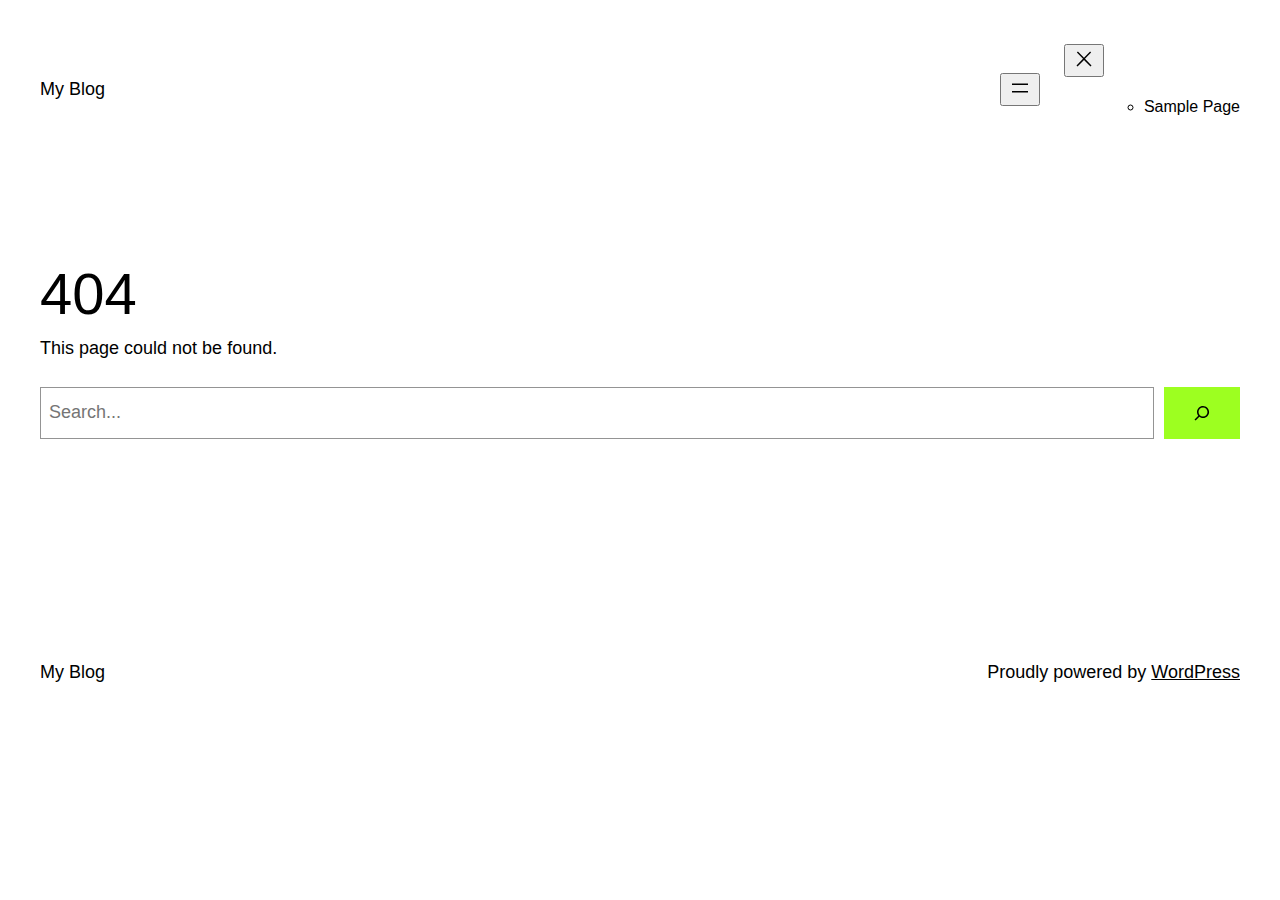
<file: assets/css/ClashDisplay-Semibold.html>
<!DOCTYPE html>
<html lang="en-US">
<head>
	<meta charset="UTF-8" />
	<meta name="viewport" content="width=device-width, initial-scale=1" />
<meta name='robots' content='max-image-preview:large' />
<title>Page not found &#8211; My Blog</title>
<link rel="alternate" type="application/rss+xml" title="My Blog &raquo; Feed" href="https://demoxml.com/feed/" />
<link rel="alternate" type="application/rss+xml" title="My Blog &raquo; Comments Feed" href="https://demoxml.com/comments/feed/" />
<script>
window._wpemojiSettings = {"baseUrl":"https:\/\/s.w.org\/images\/core\/emoji\/15.0.3\/72x72\/","ext":".png","svgUrl":"https:\/\/s.w.org\/images\/core\/emoji\/15.0.3\/svg\/","svgExt":".svg","source":{"concatemoji":"https:\/\/demoxml.com\/wp-includes\/js\/wp-emoji-release.min.js?ver=6.6.2"}};
/*! This file is auto-generated */
!function(i,n){var o,s,e;function c(e){try{var t={supportTests:e,timestamp:(new Date).valueOf()};sessionStorage.setItem(o,JSON.stringify(t))}catch(e){}}function p(e,t,n){e.clearRect(0,0,e.canvas.width,e.canvas.height),e.fillText(t,0,0);var t=new Uint32Array(e.getImageData(0,0,e.canvas.width,e.canvas.height).data),r=(e.clearRect(0,0,e.canvas.width,e.canvas.height),e.fillText(n,0,0),new Uint32Array(e.getImageData(0,0,e.canvas.width,e.canvas.height).data));return t.every(function(e,t){return e===r[t]})}function u(e,t,n){switch(t){case"flag":return n(e,"\ud83c\udff3\ufe0f\u200d\u26a7\ufe0f","\ud83c\udff3\ufe0f\u200b\u26a7\ufe0f")?!1:!n(e,"\ud83c\uddfa\ud83c\uddf3","\ud83c\uddfa\u200b\ud83c\uddf3")&&!n(e,"\ud83c\udff4\udb40\udc67\udb40\udc62\udb40\udc65\udb40\udc6e\udb40\udc67\udb40\udc7f","\ud83c\udff4\u200b\udb40\udc67\u200b\udb40\udc62\u200b\udb40\udc65\u200b\udb40\udc6e\u200b\udb40\udc67\u200b\udb40\udc7f");case"emoji":return!n(e,"\ud83d\udc26\u200d\u2b1b","\ud83d\udc26\u200b\u2b1b")}return!1}function f(e,t,n){var r="undefined"!=typeof WorkerGlobalScope&&self instanceof WorkerGlobalScope?new OffscreenCanvas(300,150):i.createElement("canvas"),a=r.getContext("2d",{willReadFrequently:!0}),o=(a.textBaseline="top",a.font="600 32px Arial",{});return e.forEach(function(e){o[e]=t(a,e,n)}),o}function t(e){var t=i.createElement("script");t.src=e,t.defer=!0,i.head.appendChild(t)}"undefined"!=typeof Promise&&(o="wpEmojiSettingsSupports",s=["flag","emoji"],n.supports={everything:!0,everythingExceptFlag:!0},e=new Promise(function(e){i.addEventListener("DOMContentLoaded",e,{once:!0})}),new Promise(function(t){var n=function(){try{var e=JSON.parse(sessionStorage.getItem(o));if("object"==typeof e&&"number"==typeof e.timestamp&&(new Date).valueOf()<e.timestamp+604800&&"object"==typeof e.supportTests)return e.supportTests}catch(e){}return null}();if(!n){if("undefined"!=typeof Worker&&"undefined"!=typeof OffscreenCanvas&&"undefined"!=typeof URL&&URL.createObjectURL&&"undefined"!=typeof Blob)try{var e="postMessage("+f.toString()+"("+[JSON.stringify(s),u.toString(),p.toString()].join(",")+"));",r=new Blob([e],{type:"text/javascript"}),a=new Worker(URL.createObjectURL(r),{name:"wpTestEmojiSupports"});return void(a.onmessage=function(e){c(n=e.data),a.terminate(),t(n)})}catch(e){}c(n=f(s,u,p))}t(n)}).then(function(e){for(var t in e)n.supports[t]=e[t],n.supports.everything=n.supports.everything&&n.supports[t],"flag"!==t&&(n.supports.everythingExceptFlag=n.supports.everythingExceptFlag&&n.supports[t]);n.supports.everythingExceptFlag=n.supports.everythingExceptFlag&&!n.supports.flag,n.DOMReady=!1,n.readyCallback=function(){n.DOMReady=!0}}).then(function(){return e}).then(function(){var e;n.supports.everything||(n.readyCallback(),(e=n.source||{}).concatemoji?t(e.concatemoji):e.wpemoji&&e.twemoji&&(t(e.twemoji),t(e.wpemoji)))}))}((window,document),window._wpemojiSettings);
</script>
<style id='wp-block-site-title-inline-css'>
:root :where(.wp-block-site-title a){color:inherit}
</style>
<style id='wp-block-page-list-inline-css'>
.wp-block-navigation .wp-block-page-list{align-items:var(--navigation-layout-align,initial);background-color:inherit;display:flex;flex-direction:var(--navigation-layout-direction,initial);flex-wrap:var(--navigation-layout-wrap,wrap);justify-content:var(--navigation-layout-justify,initial)}.wp-block-navigation .wp-block-navigation-item{background-color:inherit}
</style>
<link rel='stylesheet' id='wp-block-navigation-css' href='https://demoxml.com/wp-includes/blocks/navigation/style.min.css?ver=6.6.2' media='all' />
<style id='wp-block-group-inline-css'>
.wp-block-group{box-sizing:border-box}:where(.wp-block-group.wp-block-group-is-layout-constrained){position:relative}
</style>
<style id='wp-block-spacer-inline-css'>
.wp-block-spacer{clear:both}
</style>
<style id='wp-block-heading-inline-css'>
h1.has-background,h2.has-background,h3.has-background,h4.has-background,h5.has-background,h6.has-background{padding:1.25em 2.375em}h1.has-text-align-left[style*=writing-mode]:where([style*=vertical-lr]),h1.has-text-align-right[style*=writing-mode]:where([style*=vertical-rl]),h2.has-text-align-left[style*=writing-mode]:where([style*=vertical-lr]),h2.has-text-align-right[style*=writing-mode]:where([style*=vertical-rl]),h3.has-text-align-left[style*=writing-mode]:where([style*=vertical-lr]),h3.has-text-align-right[style*=writing-mode]:where([style*=vertical-rl]),h4.has-text-align-left[style*=writing-mode]:where([style*=vertical-lr]),h4.has-text-align-right[style*=writing-mode]:where([style*=vertical-rl]),h5.has-text-align-left[style*=writing-mode]:where([style*=vertical-lr]),h5.has-text-align-right[style*=writing-mode]:where([style*=vertical-rl]),h6.has-text-align-left[style*=writing-mode]:where([style*=vertical-lr]),h6.has-text-align-right[style*=writing-mode]:where([style*=vertical-rl]){rotate:180deg}
</style>
<style id='wp-block-paragraph-inline-css'>
.is-small-text{font-size:.875em}.is-regular-text{font-size:1em}.is-large-text{font-size:2.25em}.is-larger-text{font-size:3em}.has-drop-cap:not(:focus):first-letter{float:left;font-size:8.4em;font-style:normal;font-weight:100;line-height:.68;margin:.05em .1em 0 0;text-transform:uppercase}body.rtl .has-drop-cap:not(:focus):first-letter{float:none;margin-left:.1em}p.has-drop-cap.has-background{overflow:hidden}:root :where(p.has-background){padding:1.25em 2.375em}:where(p.has-text-color:not(.has-link-color)) a{color:inherit}p.has-text-align-left[style*="writing-mode:vertical-lr"],p.has-text-align-right[style*="writing-mode:vertical-rl"]{rotate:180deg}
</style>
<style id='wp-block-search-inline-css'>
.wp-block-search__button{margin-left:10px;word-break:normal}.wp-block-search__button.has-icon{line-height:0}.wp-block-search__button svg{height:1.25em;min-height:24px;min-width:24px;width:1.25em;fill:currentColor;vertical-align:text-bottom}:where(.wp-block-search__button){border:1px solid #ccc;padding:6px 10px}.wp-block-search__inside-wrapper{display:flex;flex:auto;flex-wrap:nowrap;max-width:100%}.wp-block-search__label{width:100%}.wp-block-search__input{appearance:none;border:1px solid #949494;flex-grow:1;margin-left:0;margin-right:0;min-width:3rem;padding:8px;text-decoration:unset!important}.wp-block-search.wp-block-search__button-only .wp-block-search__button{flex-shrink:0;margin-left:0;max-width:100%}.wp-block-search.wp-block-search__button-only .wp-block-search__button[aria-expanded=true]{max-width:calc(100% - 100px)}.wp-block-search.wp-block-search__button-only .wp-block-search__inside-wrapper{min-width:0!important;transition-property:width}.wp-block-search.wp-block-search__button-only .wp-block-search__input{flex-basis:100%;transition-duration:.3s}.wp-block-search.wp-block-search__button-only.wp-block-search__searchfield-hidden,.wp-block-search.wp-block-search__button-only.wp-block-search__searchfield-hidden .wp-block-search__inside-wrapper{overflow:hidden}.wp-block-search.wp-block-search__button-only.wp-block-search__searchfield-hidden .wp-block-search__input{border-left-width:0!important;border-right-width:0!important;flex-basis:0;flex-grow:0;margin:0;min-width:0!important;padding-left:0!important;padding-right:0!important;width:0!important}:where(.wp-block-search__input){font-family:inherit;font-size:inherit;font-style:inherit;font-weight:inherit;letter-spacing:inherit;line-height:inherit;text-transform:inherit}:where(.wp-block-search__button-inside .wp-block-search__inside-wrapper){border:1px solid #949494;box-sizing:border-box;padding:4px}:where(.wp-block-search__button-inside .wp-block-search__inside-wrapper) .wp-block-search__input{border:none;border-radius:0;padding:0 4px}:where(.wp-block-search__button-inside .wp-block-search__inside-wrapper) .wp-block-search__input:focus{outline:none}:where(.wp-block-search__button-inside .wp-block-search__inside-wrapper) :where(.wp-block-search__button){padding:4px 8px}.wp-block-search.aligncenter .wp-block-search__inside-wrapper{margin:auto}.wp-block[data-align=right] .wp-block-search.wp-block-search__button-only .wp-block-search__inside-wrapper{float:right}
</style>
<style id='wp-emoji-styles-inline-css'>

	img.wp-smiley, img.emoji {
		display: inline !important;
		border: none !important;
		box-shadow: none !important;
		height: 1em !important;
		width: 1em !important;
		margin: 0 0.07em !important;
		vertical-align: -0.1em !important;
		background: none !important;
		padding: 0 !important;
	}
</style>
<style id='wp-block-library-inline-css'>
:root{--wp-admin-theme-color:#007cba;--wp-admin-theme-color--rgb:0,124,186;--wp-admin-theme-color-darker-10:#006ba1;--wp-admin-theme-color-darker-10--rgb:0,107,161;--wp-admin-theme-color-darker-20:#005a87;--wp-admin-theme-color-darker-20--rgb:0,90,135;--wp-admin-border-width-focus:2px;--wp-block-synced-color:#7a00df;--wp-block-synced-color--rgb:122,0,223;--wp-bound-block-color:var(--wp-block-synced-color)}@media (min-resolution:192dpi){:root{--wp-admin-border-width-focus:1.5px}}.wp-element-button{cursor:pointer}:root{--wp--preset--font-size--normal:16px;--wp--preset--font-size--huge:42px}:root .has-very-light-gray-background-color{background-color:#eee}:root .has-very-dark-gray-background-color{background-color:#313131}:root .has-very-light-gray-color{color:#eee}:root .has-very-dark-gray-color{color:#313131}:root .has-vivid-green-cyan-to-vivid-cyan-blue-gradient-background{background:linear-gradient(135deg,#00d084,#0693e3)}:root .has-purple-crush-gradient-background{background:linear-gradient(135deg,#34e2e4,#4721fb 50%,#ab1dfe)}:root .has-hazy-dawn-gradient-background{background:linear-gradient(135deg,#faaca8,#dad0ec)}:root .has-subdued-olive-gradient-background{background:linear-gradient(135deg,#fafae1,#67a671)}:root .has-atomic-cream-gradient-background{background:linear-gradient(135deg,#fdd79a,#004a59)}:root .has-nightshade-gradient-background{background:linear-gradient(135deg,#330968,#31cdcf)}:root .has-midnight-gradient-background{background:linear-gradient(135deg,#020381,#2874fc)}.has-regular-font-size{font-size:1em}.has-larger-font-size{font-size:2.625em}.has-normal-font-size{font-size:var(--wp--preset--font-size--normal)}.has-huge-font-size{font-size:var(--wp--preset--font-size--huge)}.has-text-align-center{text-align:center}.has-text-align-left{text-align:left}.has-text-align-right{text-align:right}#end-resizable-editor-section{display:none}.aligncenter{clear:both}.items-justified-left{justify-content:flex-start}.items-justified-center{justify-content:center}.items-justified-right{justify-content:flex-end}.items-justified-space-between{justify-content:space-between}.screen-reader-text{border:0;clip:rect(1px,1px,1px,1px);clip-path:inset(50%);height:1px;margin:-1px;overflow:hidden;padding:0;position:absolute;width:1px;word-wrap:normal!important}.screen-reader-text:focus{background-color:#ddd;clip:auto!important;clip-path:none;color:#444;display:block;font-size:1em;height:auto;left:5px;line-height:normal;padding:15px 23px 14px;text-decoration:none;top:5px;width:auto;z-index:100000}html :where(.has-border-color){border-style:solid}html :where([style*=border-top-color]){border-top-style:solid}html :where([style*=border-right-color]){border-right-style:solid}html :where([style*=border-bottom-color]){border-bottom-style:solid}html :where([style*=border-left-color]){border-left-style:solid}html :where([style*=border-width]){border-style:solid}html :where([style*=border-top-width]){border-top-style:solid}html :where([style*=border-right-width]){border-right-style:solid}html :where([style*=border-bottom-width]){border-bottom-style:solid}html :where([style*=border-left-width]){border-left-style:solid}html :where(img[class*=wp-image-]){height:auto;max-width:100%}:where(figure){margin:0 0 1em}html :where(.is-position-sticky){--wp-admin--admin-bar--position-offset:var(--wp-admin--admin-bar--height,0px)}@media screen and (max-width:600px){html :where(.is-position-sticky){--wp-admin--admin-bar--position-offset:0px}}
</style>
<style id='global-styles-inline-css'>
:root{--wp--preset--aspect-ratio--square: 1;--wp--preset--aspect-ratio--4-3: 4/3;--wp--preset--aspect-ratio--3-4: 3/4;--wp--preset--aspect-ratio--3-2: 3/2;--wp--preset--aspect-ratio--2-3: 2/3;--wp--preset--aspect-ratio--16-9: 16/9;--wp--preset--aspect-ratio--9-16: 9/16;--wp--preset--color--black: #000000;--wp--preset--color--cyan-bluish-gray: #abb8c3;--wp--preset--color--white: #ffffff;--wp--preset--color--pale-pink: #f78da7;--wp--preset--color--vivid-red: #cf2e2e;--wp--preset--color--luminous-vivid-orange: #ff6900;--wp--preset--color--luminous-vivid-amber: #fcb900;--wp--preset--color--light-green-cyan: #7bdcb5;--wp--preset--color--vivid-green-cyan: #00d084;--wp--preset--color--pale-cyan-blue: #8ed1fc;--wp--preset--color--vivid-cyan-blue: #0693e3;--wp--preset--color--vivid-purple: #9b51e0;--wp--preset--color--base: #ffffff;--wp--preset--color--contrast: #000000;--wp--preset--color--primary: #9DFF20;--wp--preset--color--secondary: #345C00;--wp--preset--color--tertiary: #F6F6F6;--wp--preset--gradient--vivid-cyan-blue-to-vivid-purple: linear-gradient(135deg,rgba(6,147,227,1) 0%,rgb(155,81,224) 100%);--wp--preset--gradient--light-green-cyan-to-vivid-green-cyan: linear-gradient(135deg,rgb(122,220,180) 0%,rgb(0,208,130) 100%);--wp--preset--gradient--luminous-vivid-amber-to-luminous-vivid-orange: linear-gradient(135deg,rgba(252,185,0,1) 0%,rgba(255,105,0,1) 100%);--wp--preset--gradient--luminous-vivid-orange-to-vivid-red: linear-gradient(135deg,rgba(255,105,0,1) 0%,rgb(207,46,46) 100%);--wp--preset--gradient--very-light-gray-to-cyan-bluish-gray: linear-gradient(135deg,rgb(238,238,238) 0%,rgb(169,184,195) 100%);--wp--preset--gradient--cool-to-warm-spectrum: linear-gradient(135deg,rgb(74,234,220) 0%,rgb(151,120,209) 20%,rgb(207,42,186) 40%,rgb(238,44,130) 60%,rgb(251,105,98) 80%,rgb(254,248,76) 100%);--wp--preset--gradient--blush-light-purple: linear-gradient(135deg,rgb(255,206,236) 0%,rgb(152,150,240) 100%);--wp--preset--gradient--blush-bordeaux: linear-gradient(135deg,rgb(254,205,165) 0%,rgb(254,45,45) 50%,rgb(107,0,62) 100%);--wp--preset--gradient--luminous-dusk: linear-gradient(135deg,rgb(255,203,112) 0%,rgb(199,81,192) 50%,rgb(65,88,208) 100%);--wp--preset--gradient--pale-ocean: linear-gradient(135deg,rgb(255,245,203) 0%,rgb(182,227,212) 50%,rgb(51,167,181) 100%);--wp--preset--gradient--electric-grass: linear-gradient(135deg,rgb(202,248,128) 0%,rgb(113,206,126) 100%);--wp--preset--gradient--midnight: linear-gradient(135deg,rgb(2,3,129) 0%,rgb(40,116,252) 100%);--wp--preset--font-size--small: clamp(0.875rem, 0.875rem + ((1vw - 0.2rem) * 0.227), 1rem);--wp--preset--font-size--medium: clamp(1rem, 1rem + ((1vw - 0.2rem) * 0.227), 1.125rem);--wp--preset--font-size--large: clamp(1.75rem, 1.75rem + ((1vw - 0.2rem) * 0.227), 1.875rem);--wp--preset--font-size--x-large: 2.25rem;--wp--preset--font-size--xx-large: clamp(6.1rem, 6.1rem + ((1vw - 0.2rem) * 7.091), 10rem);--wp--preset--font-family--dm-sans: "DM Sans", sans-serif;--wp--preset--font-family--ibm-plex-mono: 'IBM Plex Mono', monospace;--wp--preset--font-family--inter: "Inter", sans-serif;--wp--preset--font-family--system-font: -apple-system,BlinkMacSystemFont,"Segoe UI",Roboto,Oxygen-Sans,Ubuntu,Cantarell,"Helvetica Neue",sans-serif;--wp--preset--font-family--source-serif-pro: "Source Serif Pro", serif;--wp--preset--spacing--20: 0.44rem;--wp--preset--spacing--30: clamp(1.5rem, 5vw, 2rem);--wp--preset--spacing--40: clamp(1.8rem, 1.8rem + ((1vw - 0.48rem) * 2.885), 3rem);--wp--preset--spacing--50: clamp(2.5rem, 8vw, 4.5rem);--wp--preset--spacing--60: clamp(3.75rem, 10vw, 7rem);--wp--preset--spacing--70: clamp(5rem, 5.25rem + ((1vw - 0.48rem) * 9.096), 8rem);--wp--preset--spacing--80: clamp(7rem, 14vw, 11rem);--wp--preset--shadow--natural: 6px 6px 9px rgba(0, 0, 0, 0.2);--wp--preset--shadow--deep: 12px 12px 50px rgba(0, 0, 0, 0.4);--wp--preset--shadow--sharp: 6px 6px 0px rgba(0, 0, 0, 0.2);--wp--preset--shadow--outlined: 6px 6px 0px -3px rgba(255, 255, 255, 1), 6px 6px rgba(0, 0, 0, 1);--wp--preset--shadow--crisp: 6px 6px 0px rgba(0, 0, 0, 1);}:root { --wp--style--global--content-size: 650px;--wp--style--global--wide-size: 1200px; }:where(body) { margin: 0; }.wp-site-blocks { padding-top: var(--wp--style--root--padding-top); padding-bottom: var(--wp--style--root--padding-bottom); }.has-global-padding { padding-right: var(--wp--style--root--padding-right); padding-left: var(--wp--style--root--padding-left); }.has-global-padding > .alignfull { margin-right: calc(var(--wp--style--root--padding-right) * -1); margin-left: calc(var(--wp--style--root--padding-left) * -1); }.has-global-padding :where(:not(.alignfull.is-layout-flow) > .has-global-padding:not(.wp-block-block, .alignfull)) { padding-right: 0; padding-left: 0; }.has-global-padding :where(:not(.alignfull.is-layout-flow) > .has-global-padding:not(.wp-block-block, .alignfull)) > .alignfull { margin-left: 0; margin-right: 0; }.wp-site-blocks > .alignleft { float: left; margin-right: 2em; }.wp-site-blocks > .alignright { float: right; margin-left: 2em; }.wp-site-blocks > .aligncenter { justify-content: center; margin-left: auto; margin-right: auto; }:where(.wp-site-blocks) > * { margin-block-start: 1.5rem; margin-block-end: 0; }:where(.wp-site-blocks) > :first-child { margin-block-start: 0; }:where(.wp-site-blocks) > :last-child { margin-block-end: 0; }:root { --wp--style--block-gap: 1.5rem; }:root :where(.is-layout-flow) > :first-child{margin-block-start: 0;}:root :where(.is-layout-flow) > :last-child{margin-block-end: 0;}:root :where(.is-layout-flow) > *{margin-block-start: 1.5rem;margin-block-end: 0;}:root :where(.is-layout-constrained) > :first-child{margin-block-start: 0;}:root :where(.is-layout-constrained) > :last-child{margin-block-end: 0;}:root :where(.is-layout-constrained) > *{margin-block-start: 1.5rem;margin-block-end: 0;}:root :where(.is-layout-flex){gap: 1.5rem;}:root :where(.is-layout-grid){gap: 1.5rem;}.is-layout-flow > .alignleft{float: left;margin-inline-start: 0;margin-inline-end: 2em;}.is-layout-flow > .alignright{float: right;margin-inline-start: 2em;margin-inline-end: 0;}.is-layout-flow > .aligncenter{margin-left: auto !important;margin-right: auto !important;}.is-layout-constrained > .alignleft{float: left;margin-inline-start: 0;margin-inline-end: 2em;}.is-layout-constrained > .alignright{float: right;margin-inline-start: 2em;margin-inline-end: 0;}.is-layout-constrained > .aligncenter{margin-left: auto !important;margin-right: auto !important;}.is-layout-constrained > :where(:not(.alignleft):not(.alignright):not(.alignfull)){max-width: var(--wp--style--global--content-size);margin-left: auto !important;margin-right: auto !important;}.is-layout-constrained > .alignwide{max-width: var(--wp--style--global--wide-size);}body .is-layout-flex{display: flex;}.is-layout-flex{flex-wrap: wrap;align-items: center;}.is-layout-flex > :is(*, div){margin: 0;}body .is-layout-grid{display: grid;}.is-layout-grid > :is(*, div){margin: 0;}body{background-color: var(--wp--preset--color--base);color: var(--wp--preset--color--contrast);font-family: var(--wp--preset--font-family--system-font);font-size: var(--wp--preset--font-size--medium);line-height: 1.6;--wp--style--root--padding-top: var(--wp--preset--spacing--40);--wp--style--root--padding-right: var(--wp--preset--spacing--30);--wp--style--root--padding-bottom: var(--wp--preset--spacing--40);--wp--style--root--padding-left: var(--wp--preset--spacing--30);}a:where(:not(.wp-element-button)){color: var(--wp--preset--color--contrast);text-decoration: underline;}:root :where(a:where(:not(.wp-element-button)):hover){text-decoration: none;}:root :where(a:where(:not(.wp-element-button)):focus){text-decoration: underline dashed;}:root :where(a:where(:not(.wp-element-button)):active){color: var(--wp--preset--color--secondary);text-decoration: none;}h1, h2, h3, h4, h5, h6{font-weight: 400;line-height: 1.4;}h1{font-size: clamp(2.032rem, 2.032rem + ((1vw - 0.2rem) * 2.896), 3.625rem);line-height: 1.2;}h2{font-size: clamp(2.625rem, calc(2.625rem + ((1vw - 0.48rem) * 8.4135)), 3.25rem);line-height: 1.2;}h3{font-size: var(--wp--preset--font-size--x-large);}h4{font-size: var(--wp--preset--font-size--large);}h5{font-size: var(--wp--preset--font-size--medium);font-weight: 700;text-transform: uppercase;}h6{font-size: var(--wp--preset--font-size--medium);text-transform: uppercase;}:root :where(.wp-element-button, .wp-block-button__link){background-color: var(--wp--preset--color--primary);border-radius: 0;border-width: 0;color: var(--wp--preset--color--contrast);font-family: inherit;font-size: inherit;line-height: inherit;padding: calc(0.667em + 2px) calc(1.333em + 2px);text-decoration: none;}:root :where(.wp-element-button:visited, .wp-block-button__link:visited){color: var(--wp--preset--color--contrast);}:root :where(.wp-element-button:hover, .wp-block-button__link:hover){background-color: var(--wp--preset--color--contrast);color: var(--wp--preset--color--base);}:root :where(.wp-element-button:focus, .wp-block-button__link:focus){background-color: var(--wp--preset--color--contrast);color: var(--wp--preset--color--base);}:root :where(.wp-element-button:active, .wp-block-button__link:active){background-color: var(--wp--preset--color--secondary);color: var(--wp--preset--color--base);}.has-black-color{color: var(--wp--preset--color--black) !important;}.has-cyan-bluish-gray-color{color: var(--wp--preset--color--cyan-bluish-gray) !important;}.has-white-color{color: var(--wp--preset--color--white) !important;}.has-pale-pink-color{color: var(--wp--preset--color--pale-pink) !important;}.has-vivid-red-color{color: var(--wp--preset--color--vivid-red) !important;}.has-luminous-vivid-orange-color{color: var(--wp--preset--color--luminous-vivid-orange) !important;}.has-luminous-vivid-amber-color{color: var(--wp--preset--color--luminous-vivid-amber) !important;}.has-light-green-cyan-color{color: var(--wp--preset--color--light-green-cyan) !important;}.has-vivid-green-cyan-color{color: var(--wp--preset--color--vivid-green-cyan) !important;}.has-pale-cyan-blue-color{color: var(--wp--preset--color--pale-cyan-blue) !important;}.has-vivid-cyan-blue-color{color: var(--wp--preset--color--vivid-cyan-blue) !important;}.has-vivid-purple-color{color: var(--wp--preset--color--vivid-purple) !important;}.has-base-color{color: var(--wp--preset--color--base) !important;}.has-contrast-color{color: var(--wp--preset--color--contrast) !important;}.has-primary-color{color: var(--wp--preset--color--primary) !important;}.has-secondary-color{color: var(--wp--preset--color--secondary) !important;}.has-tertiary-color{color: var(--wp--preset--color--tertiary) !important;}.has-black-background-color{background-color: var(--wp--preset--color--black) !important;}.has-cyan-bluish-gray-background-color{background-color: var(--wp--preset--color--cyan-bluish-gray) !important;}.has-white-background-color{background-color: var(--wp--preset--color--white) !important;}.has-pale-pink-background-color{background-color: var(--wp--preset--color--pale-pink) !important;}.has-vivid-red-background-color{background-color: var(--wp--preset--color--vivid-red) !important;}.has-luminous-vivid-orange-background-color{background-color: var(--wp--preset--color--luminous-vivid-orange) !important;}.has-luminous-vivid-amber-background-color{background-color: var(--wp--preset--color--luminous-vivid-amber) !important;}.has-light-green-cyan-background-color{background-color: var(--wp--preset--color--light-green-cyan) !important;}.has-vivid-green-cyan-background-color{background-color: var(--wp--preset--color--vivid-green-cyan) !important;}.has-pale-cyan-blue-background-color{background-color: var(--wp--preset--color--pale-cyan-blue) !important;}.has-vivid-cyan-blue-background-color{background-color: var(--wp--preset--color--vivid-cyan-blue) !important;}.has-vivid-purple-background-color{background-color: var(--wp--preset--color--vivid-purple) !important;}.has-base-background-color{background-color: var(--wp--preset--color--base) !important;}.has-contrast-background-color{background-color: var(--wp--preset--color--contrast) !important;}.has-primary-background-color{background-color: var(--wp--preset--color--primary) !important;}.has-secondary-background-color{background-color: var(--wp--preset--color--secondary) !important;}.has-tertiary-background-color{background-color: var(--wp--preset--color--tertiary) !important;}.has-black-border-color{border-color: var(--wp--preset--color--black) !important;}.has-cyan-bluish-gray-border-color{border-color: var(--wp--preset--color--cyan-bluish-gray) !important;}.has-white-border-color{border-color: var(--wp--preset--color--white) !important;}.has-pale-pink-border-color{border-color: var(--wp--preset--color--pale-pink) !important;}.has-vivid-red-border-color{border-color: var(--wp--preset--color--vivid-red) !important;}.has-luminous-vivid-orange-border-color{border-color: var(--wp--preset--color--luminous-vivid-orange) !important;}.has-luminous-vivid-amber-border-color{border-color: var(--wp--preset--color--luminous-vivid-amber) !important;}.has-light-green-cyan-border-color{border-color: var(--wp--preset--color--light-green-cyan) !important;}.has-vivid-green-cyan-border-color{border-color: var(--wp--preset--color--vivid-green-cyan) !important;}.has-pale-cyan-blue-border-color{border-color: var(--wp--preset--color--pale-cyan-blue) !important;}.has-vivid-cyan-blue-border-color{border-color: var(--wp--preset--color--vivid-cyan-blue) !important;}.has-vivid-purple-border-color{border-color: var(--wp--preset--color--vivid-purple) !important;}.has-base-border-color{border-color: var(--wp--preset--color--base) !important;}.has-contrast-border-color{border-color: var(--wp--preset--color--contrast) !important;}.has-primary-border-color{border-color: var(--wp--preset--color--primary) !important;}.has-secondary-border-color{border-color: var(--wp--preset--color--secondary) !important;}.has-tertiary-border-color{border-color: var(--wp--preset--color--tertiary) !important;}.has-vivid-cyan-blue-to-vivid-purple-gradient-background{background: var(--wp--preset--gradient--vivid-cyan-blue-to-vivid-purple) !important;}.has-light-green-cyan-to-vivid-green-cyan-gradient-background{background: var(--wp--preset--gradient--light-green-cyan-to-vivid-green-cyan) !important;}.has-luminous-vivid-amber-to-luminous-vivid-orange-gradient-background{background: var(--wp--preset--gradient--luminous-vivid-amber-to-luminous-vivid-orange) !important;}.has-luminous-vivid-orange-to-vivid-red-gradient-background{background: var(--wp--preset--gradient--luminous-vivid-orange-to-vivid-red) !important;}.has-very-light-gray-to-cyan-bluish-gray-gradient-background{background: var(--wp--preset--gradient--very-light-gray-to-cyan-bluish-gray) !important;}.has-cool-to-warm-spectrum-gradient-background{background: var(--wp--preset--gradient--cool-to-warm-spectrum) !important;}.has-blush-light-purple-gradient-background{background: var(--wp--preset--gradient--blush-light-purple) !important;}.has-blush-bordeaux-gradient-background{background: var(--wp--preset--gradient--blush-bordeaux) !important;}.has-luminous-dusk-gradient-background{background: var(--wp--preset--gradient--luminous-dusk) !important;}.has-pale-ocean-gradient-background{background: var(--wp--preset--gradient--pale-ocean) !important;}.has-electric-grass-gradient-background{background: var(--wp--preset--gradient--electric-grass) !important;}.has-midnight-gradient-background{background: var(--wp--preset--gradient--midnight) !important;}.has-small-font-size{font-size: var(--wp--preset--font-size--small) !important;}.has-medium-font-size{font-size: var(--wp--preset--font-size--medium) !important;}.has-large-font-size{font-size: var(--wp--preset--font-size--large) !important;}.has-x-large-font-size{font-size: var(--wp--preset--font-size--x-large) !important;}.has-xx-large-font-size{font-size: var(--wp--preset--font-size--xx-large) !important;}.has-dm-sans-font-family{font-family: var(--wp--preset--font-family--dm-sans) !important;}.has-ibm-plex-mono-font-family{font-family: var(--wp--preset--font-family--ibm-plex-mono) !important;}.has-inter-font-family{font-family: var(--wp--preset--font-family--inter) !important;}.has-system-font-font-family{font-family: var(--wp--preset--font-family--system-font) !important;}.has-source-serif-pro-font-family{font-family: var(--wp--preset--font-family--source-serif-pro) !important;}
:root :where(.wp-block-navigation){font-size: var(--wp--preset--font-size--small);}
:root :where(.wp-block-navigation a:where(:not(.wp-element-button))){text-decoration: none;}
:root :where(.wp-block-navigation a:where(:not(.wp-element-button)):hover){text-decoration: underline;}
:root :where(.wp-block-navigation a:where(:not(.wp-element-button)):focus){text-decoration: underline dashed;}
:root :where(.wp-block-navigation a:where(:not(.wp-element-button)):active){text-decoration: none;}
:root :where(.wp-block-site-title){font-size: var(--wp--preset--font-size--medium);font-weight: normal;line-height: 1.4;}
:root :where(.wp-block-site-title a:where(:not(.wp-element-button))){text-decoration: none;}
:root :where(.wp-block-site-title a:where(:not(.wp-element-button)):hover){text-decoration: underline;}
:root :where(.wp-block-site-title a:where(:not(.wp-element-button)):focus){text-decoration: underline dashed;}
:root :where(.wp-block-site-title a:where(:not(.wp-element-button)):active){color: var(--wp--preset--color--secondary);text-decoration: none;}
:root :where(.wp-block-separator){}:root :where(.wp-block-separator:not(.is-style-wide):not(.is-style-dots):not(.alignwide):not(.alignfull)){width: 100px}
</style>
<style id='core-block-supports-inline-css'>
.wp-container-core-navigation-is-layout-1{justify-content:flex-end;}.wp-container-core-group-is-layout-1{justify-content:flex-start;}.wp-container-core-group-is-layout-2{justify-content:space-between;}.wp-container-core-group-is-layout-6{justify-content:space-between;}
</style>
<style id='wp-block-template-skip-link-inline-css'>

		.skip-link.screen-reader-text {
			border: 0;
			clip: rect(1px,1px,1px,1px);
			clip-path: inset(50%);
			height: 1px;
			margin: -1px;
			overflow: hidden;
			padding: 0;
			position: absolute !important;
			width: 1px;
			word-wrap: normal !important;
		}

		.skip-link.screen-reader-text:focus {
			background-color: #eee;
			clip: auto !important;
			clip-path: none;
			color: #444;
			display: block;
			font-size: 1em;
			height: auto;
			left: 5px;
			line-height: normal;
			padding: 15px 23px 14px;
			text-decoration: none;
			top: 5px;
			width: auto;
			z-index: 100000;
		}
</style>
<link rel="https://api.w.org/" href="https://demoxml.com/wp-json/" /><link rel="EditURI" type="application/rsd+xml" title="RSD" href="https://demoxml.com/xmlrpc.php?rsd" />
<meta name="generator" content="WordPress 6.6.2" />
<script id="wp-load-polyfill-importmap">
( HTMLScriptElement.supports && HTMLScriptElement.supports("importmap") ) || document.write( '<script src="https://demoxml.com/wp-includes/js/dist/vendor/wp-polyfill-importmap.min.js?ver=1.8.2"></scr' + 'ipt>' );
</script>
<script type="importmap" id="wp-importmap">
{"imports":{"@wordpress\/interactivity":"https:\/\/demoxml.com\/wp-includes\/js\/dist\/interactivity.min.js?ver=6.6.2"}}
</script>
<script type="module" src="https://demoxml.com/wp-includes/blocks/navigation/view.min.js?ver=6.6.2" id="@wordpress/block-library/navigation-js-module"></script>
<link rel="modulepreload" href="https://demoxml.com/wp-includes/js/dist/interactivity.min.js?ver=6.6.2" id="@wordpress/interactivity-js-modulepreload"><style id='wp-fonts-local'>
@font-face{font-family:"DM Sans";font-style:normal;font-weight:400;font-display:fallback;src:url('https://demoxml.com/wp-content/themes/twentytwentythree/assets/fonts/dm-sans/DMSans-Regular.woff2') format('woff2');font-stretch:normal;}
@font-face{font-family:"DM Sans";font-style:italic;font-weight:400;font-display:fallback;src:url('https://demoxml.com/wp-content/themes/twentytwentythree/assets/fonts/dm-sans/DMSans-Regular-Italic.woff2') format('woff2');font-stretch:normal;}
@font-face{font-family:"DM Sans";font-style:normal;font-weight:700;font-display:fallback;src:url('https://demoxml.com/wp-content/themes/twentytwentythree/assets/fonts/dm-sans/DMSans-Bold.woff2') format('woff2');font-stretch:normal;}
@font-face{font-family:"DM Sans";font-style:italic;font-weight:700;font-display:fallback;src:url('https://demoxml.com/wp-content/themes/twentytwentythree/assets/fonts/dm-sans/DMSans-Bold-Italic.woff2') format('woff2');font-stretch:normal;}
@font-face{font-family:"IBM Plex Mono";font-style:normal;font-weight:300;font-display:block;src:url('https://demoxml.com/wp-content/themes/twentytwentythree/assets/fonts/ibm-plex-mono/IBMPlexMono-Light.woff2') format('woff2');font-stretch:normal;}
@font-face{font-family:"IBM Plex Mono";font-style:normal;font-weight:400;font-display:block;src:url('https://demoxml.com/wp-content/themes/twentytwentythree/assets/fonts/ibm-plex-mono/IBMPlexMono-Regular.woff2') format('woff2');font-stretch:normal;}
@font-face{font-family:"IBM Plex Mono";font-style:italic;font-weight:400;font-display:block;src:url('https://demoxml.com/wp-content/themes/twentytwentythree/assets/fonts/ibm-plex-mono/IBMPlexMono-Italic.woff2') format('woff2');font-stretch:normal;}
@font-face{font-family:"IBM Plex Mono";font-style:normal;font-weight:700;font-display:block;src:url('https://demoxml.com/wp-content/themes/twentytwentythree/assets/fonts/ibm-plex-mono/IBMPlexMono-Bold.woff2') format('woff2');font-stretch:normal;}
@font-face{font-family:Inter;font-style:normal;font-weight:200 900;font-display:fallback;src:url('https://demoxml.com/wp-content/themes/twentytwentythree/assets/fonts/inter/Inter-VariableFont_slnt,wght.ttf') format('truetype');font-stretch:normal;}
@font-face{font-family:"Source Serif Pro";font-style:normal;font-weight:200 900;font-display:fallback;src:url('https://demoxml.com/wp-content/themes/twentytwentythree/assets/fonts/source-serif-pro/SourceSerif4Variable-Roman.ttf.woff2') format('woff2');font-stretch:normal;}
@font-face{font-family:"Source Serif Pro";font-style:italic;font-weight:200 900;font-display:fallback;src:url('https://demoxml.com/wp-content/themes/twentytwentythree/assets/fonts/source-serif-pro/SourceSerif4Variable-Italic.ttf.woff2') format('woff2');font-stretch:normal;}
</style>
</head>

<body class="error404 wp-embed-responsive">

<div class="wp-site-blocks"><header class="wp-block-template-part">
<div class="wp-block-group has-global-padding is-layout-constrained wp-block-group-is-layout-constrained">
	
	<div class="wp-block-group alignwide is-content-justification-space-between is-layout-flex wp-container-core-group-is-layout-2 wp-block-group-is-layout-flex" style="padding-bottom:var(--wp--preset--spacing--40)">
		<p class="wp-block-site-title"><a href="https://demoxml.com" target="_self" rel="home">My Blog</a></p>
		
		<div class="wp-block-group is-content-justification-left is-layout-flex wp-container-core-group-is-layout-1 wp-block-group-is-layout-flex">
			<nav class="is-responsive items-justified-right wp-block-navigation is-content-justification-right is-layout-flex wp-container-core-navigation-is-layout-1 wp-block-navigation-is-layout-flex" aria-label="" 
		 data-wp-interactive="core/navigation" data-wp-context='{"overlayOpenedBy":{"click":false,"hover":false,"focus":false},"type":"overlay","roleAttribute":"","ariaLabel":"Menu"}'><button aria-haspopup="dialog" aria-label="Open menu" class="wp-block-navigation__responsive-container-open " 
				data-wp-on-async--click="actions.openMenuOnClick"
				data-wp-on--keydown="actions.handleMenuKeydown"
			><svg width="24" height="24" xmlns="http://www.w3.org/2000/svg" viewBox="0 0 24 24" aria-hidden="true" focusable="false"><rect x="4" y="7.5" width="16" height="1.5" /><rect x="4" y="15" width="16" height="1.5" /></svg></button>
				<div class="wp-block-navigation__responsive-container  "  id="modal-1" 
				data-wp-class--has-modal-open="state.isMenuOpen"
				data-wp-class--is-menu-open="state.isMenuOpen"
				data-wp-watch="callbacks.initMenu"
				data-wp-on--keydown="actions.handleMenuKeydown"
				data-wp-on-async--focusout="actions.handleMenuFocusout"
				tabindex="-1"
			>
					<div class="wp-block-navigation__responsive-close" tabindex="-1">
						<div class="wp-block-navigation__responsive-dialog" 
				data-wp-bind--aria-modal="state.ariaModal"
				data-wp-bind--aria-label="state.ariaLabel"
				data-wp-bind--role="state.roleAttribute"
			>
							<button aria-label="Close menu" class="wp-block-navigation__responsive-container-close" 
				data-wp-on-async--click="actions.closeMenuOnClick"
			><svg xmlns="http://www.w3.org/2000/svg" viewBox="0 0 24 24" width="24" height="24" aria-hidden="true" focusable="false"><path d="M13 11.8l6.1-6.3-1-1-6.1 6.2-6.1-6.2-1 1 6.1 6.3-6.5 6.7 1 1 6.5-6.6 6.5 6.6 1-1z"></path></svg></button>
							<div class="wp-block-navigation__responsive-container-content" 
				data-wp-watch="callbacks.focusFirstElement"
			 id="modal-1-content">
								<ul class="wp-block-navigation__container is-responsive items-justified-right wp-block-navigation"><ul class="wp-block-page-list"><li class="wp-block-pages-list__item wp-block-navigation-item open-on-hover-click"><a class="wp-block-pages-list__item__link wp-block-navigation-item__content" href="https://demoxml.com/sample-page/">Sample Page</a></li></ul></ul>
							</div>
						</div>
					</div>
				</div></nav>
		</div>
		
	</div>
	
</div>

</header>


<main class="wp-block-group has-global-padding is-layout-constrained wp-block-group-is-layout-constrained">
	
<div style="height:var(--wp--preset--spacing--30)" aria-hidden="true" class="wp-block-spacer"></div>



<h1 class="alignwide wp-block-heading">404</h1>



<div class="wp-block-group alignwide is-layout-flow wp-block-group-is-layout-flow" style="margin-top:5px">
	
	<p>This page could not be found.</p>
	

	<form role="search" method="get" action="https://demoxml.com/" class="wp-block-search__button-outside wp-block-search__icon-button aligncenter wp-block-search"    ><label class="wp-block-search__label screen-reader-text" for="wp-block-search__input-2" >Search</label><div class="wp-block-search__inside-wrapper "  style="width: 100%"><input class="wp-block-search__input" id="wp-block-search__input-2" placeholder="Search..." value="" type="search" name="s" required /><button aria-label="Search" class="wp-block-search__button has-icon wp-element-button" type="submit" ><svg class="search-icon" viewBox="0 0 24 24" width="24" height="24">
					<path d="M13 5c-3.3 0-6 2.7-6 6 0 1.4.5 2.7 1.3 3.7l-3.8 3.8 1.1 1.1 3.8-3.8c1 .8 2.3 1.3 3.7 1.3 3.3 0 6-2.7 6-6S16.3 5 13 5zm0 10.5c-2.5 0-4.5-2-4.5-4.5s2-4.5 4.5-4.5 4.5 2 4.5 4.5-2 4.5-4.5 4.5z"></path>
				</svg></button></div></form>
</div>



<div style="height:var(--wp--preset--spacing--70)" aria-hidden="true" class="wp-block-spacer"></div>


</main>


<footer class="wp-block-template-part">
<div class="wp-block-group has-global-padding is-layout-constrained wp-block-group-is-layout-constrained">
	
	<div class="wp-block-group alignwide is-content-justification-space-between is-layout-flex wp-container-core-group-is-layout-6 wp-block-group-is-layout-flex" style="padding-top:var(--wp--preset--spacing--40)">
		<p class="wp-block-site-title"><a href="https://demoxml.com" target="_self" rel="home">My Blog</a></p>
		
		<p class="has-text-align-right">
		Proudly powered by <a href="https://wordpress.org" rel="nofollow">WordPress</a>		</p>
		
	</div>
	
</div>


</footer>
</div>
<script id="wp-block-template-skip-link-js-after">
	( function() {
		var skipLinkTarget = document.querySelector( 'main' ),
			sibling,
			skipLinkTargetID,
			skipLink;

		// Early exit if a skip-link target can't be located.
		if ( ! skipLinkTarget ) {
			return;
		}

		/*
		 * Get the site wrapper.
		 * The skip-link will be injected in the beginning of it.
		 */
		sibling = document.querySelector( '.wp-site-blocks' );

		// Early exit if the root element was not found.
		if ( ! sibling ) {
			return;
		}

		// Get the skip-link target's ID, and generate one if it doesn't exist.
		skipLinkTargetID = skipLinkTarget.id;
		if ( ! skipLinkTargetID ) {
			skipLinkTargetID = 'wp--skip-link--target';
			skipLinkTarget.id = skipLinkTargetID;
		}

		// Create the skip link.
		skipLink = document.createElement( 'a' );
		skipLink.classList.add( 'skip-link', 'screen-reader-text' );
		skipLink.href = '#' + skipLinkTargetID;
		skipLink.innerHTML = 'Skip to content';

		// Inject the skip link.
		sibling.parentElement.insertBefore( skipLink, sibling );
	}() );
	
</script>
</body>
</html>


<!-- Page cached by LiteSpeed Cache 6.5.0.2 on 2024-09-11 04:30:56 -->
<!--
Performance optimized by W3 Total Cache. Learn more: https://www.boldgrid.com/w3-total-cache/

Object Caching 0/0 objects using APC
Page Caching using APC{w3tc_pagecache_reject_reason}

Served from: demoxml.com @ 2024-09-11 04:30:56 by W3 Total Cache
-->
</file>
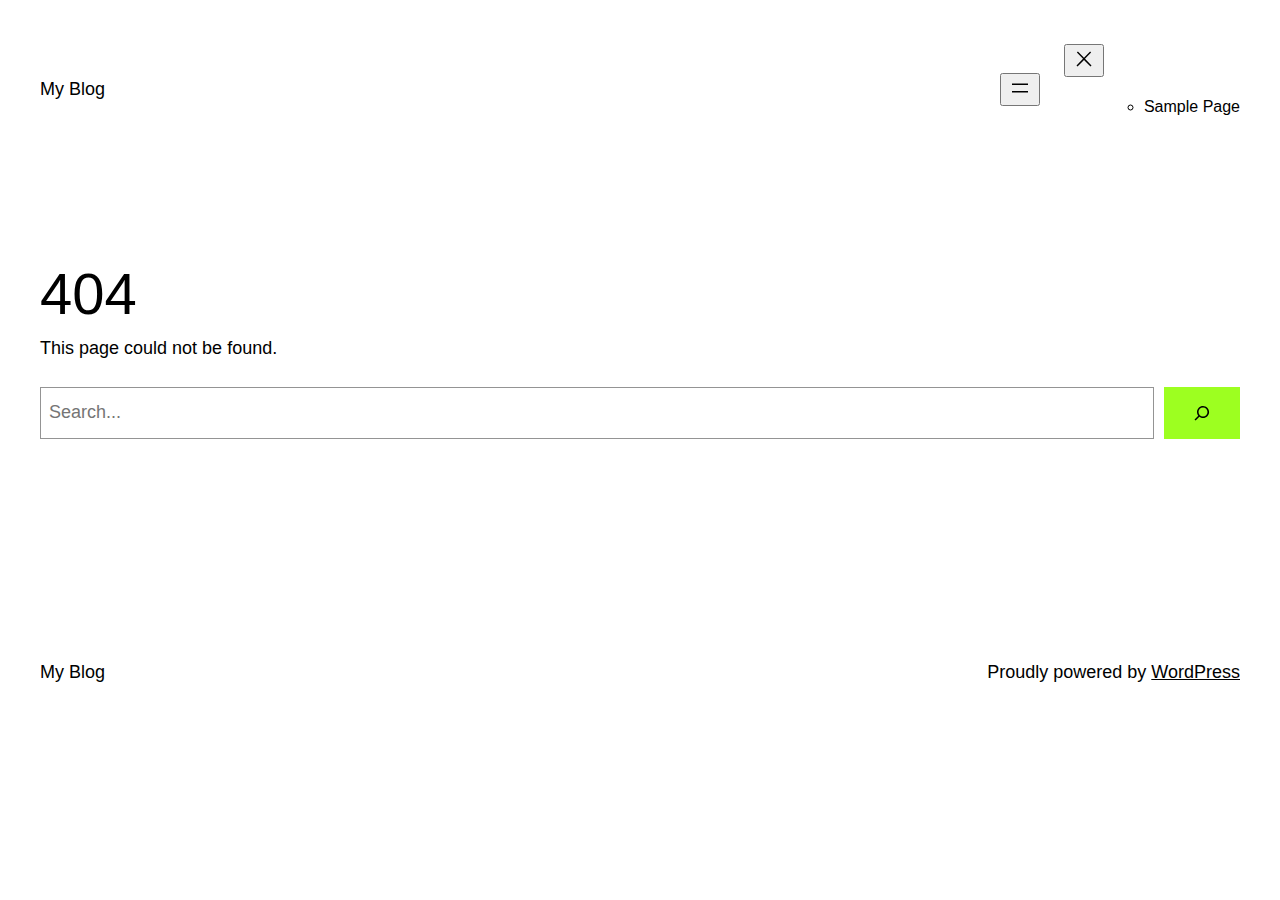
<file: assets/webfonts/fa-v4compatibility-2.html>
<!DOCTYPE html>
<html lang="en-US">
<head>
	<meta charset="UTF-8" />
	<meta name="viewport" content="width=device-width, initial-scale=1" />
<meta name='robots' content='max-image-preview:large' />
<title>Page not found &#8211; My Blog</title>
<link rel="alternate" type="application/rss+xml" title="My Blog &raquo; Feed" href="https://demoxml.com/feed/" />
<link rel="alternate" type="application/rss+xml" title="My Blog &raquo; Comments Feed" href="https://demoxml.com/comments/feed/" />
<script>
window._wpemojiSettings = {"baseUrl":"https:\/\/s.w.org\/images\/core\/emoji\/15.0.3\/72x72\/","ext":".png","svgUrl":"https:\/\/s.w.org\/images\/core\/emoji\/15.0.3\/svg\/","svgExt":".svg","source":{"concatemoji":"https:\/\/demoxml.com\/wp-includes\/js\/wp-emoji-release.min.js?ver=6.6.2"}};
/*! This file is auto-generated */
!function(i,n){var o,s,e;function c(e){try{var t={supportTests:e,timestamp:(new Date).valueOf()};sessionStorage.setItem(o,JSON.stringify(t))}catch(e){}}function p(e,t,n){e.clearRect(0,0,e.canvas.width,e.canvas.height),e.fillText(t,0,0);var t=new Uint32Array(e.getImageData(0,0,e.canvas.width,e.canvas.height).data),r=(e.clearRect(0,0,e.canvas.width,e.canvas.height),e.fillText(n,0,0),new Uint32Array(e.getImageData(0,0,e.canvas.width,e.canvas.height).data));return t.every(function(e,t){return e===r[t]})}function u(e,t,n){switch(t){case"flag":return n(e,"\ud83c\udff3\ufe0f\u200d\u26a7\ufe0f","\ud83c\udff3\ufe0f\u200b\u26a7\ufe0f")?!1:!n(e,"\ud83c\uddfa\ud83c\uddf3","\ud83c\uddfa\u200b\ud83c\uddf3")&&!n(e,"\ud83c\udff4\udb40\udc67\udb40\udc62\udb40\udc65\udb40\udc6e\udb40\udc67\udb40\udc7f","\ud83c\udff4\u200b\udb40\udc67\u200b\udb40\udc62\u200b\udb40\udc65\u200b\udb40\udc6e\u200b\udb40\udc67\u200b\udb40\udc7f");case"emoji":return!n(e,"\ud83d\udc26\u200d\u2b1b","\ud83d\udc26\u200b\u2b1b")}return!1}function f(e,t,n){var r="undefined"!=typeof WorkerGlobalScope&&self instanceof WorkerGlobalScope?new OffscreenCanvas(300,150):i.createElement("canvas"),a=r.getContext("2d",{willReadFrequently:!0}),o=(a.textBaseline="top",a.font="600 32px Arial",{});return e.forEach(function(e){o[e]=t(a,e,n)}),o}function t(e){var t=i.createElement("script");t.src=e,t.defer=!0,i.head.appendChild(t)}"undefined"!=typeof Promise&&(o="wpEmojiSettingsSupports",s=["flag","emoji"],n.supports={everything:!0,everythingExceptFlag:!0},e=new Promise(function(e){i.addEventListener("DOMContentLoaded",e,{once:!0})}),new Promise(function(t){var n=function(){try{var e=JSON.parse(sessionStorage.getItem(o));if("object"==typeof e&&"number"==typeof e.timestamp&&(new Date).valueOf()<e.timestamp+604800&&"object"==typeof e.supportTests)return e.supportTests}catch(e){}return null}();if(!n){if("undefined"!=typeof Worker&&"undefined"!=typeof OffscreenCanvas&&"undefined"!=typeof URL&&URL.createObjectURL&&"undefined"!=typeof Blob)try{var e="postMessage("+f.toString()+"("+[JSON.stringify(s),u.toString(),p.toString()].join(",")+"));",r=new Blob([e],{type:"text/javascript"}),a=new Worker(URL.createObjectURL(r),{name:"wpTestEmojiSupports"});return void(a.onmessage=function(e){c(n=e.data),a.terminate(),t(n)})}catch(e){}c(n=f(s,u,p))}t(n)}).then(function(e){for(var t in e)n.supports[t]=e[t],n.supports.everything=n.supports.everything&&n.supports[t],"flag"!==t&&(n.supports.everythingExceptFlag=n.supports.everythingExceptFlag&&n.supports[t]);n.supports.everythingExceptFlag=n.supports.everythingExceptFlag&&!n.supports.flag,n.DOMReady=!1,n.readyCallback=function(){n.DOMReady=!0}}).then(function(){return e}).then(function(){var e;n.supports.everything||(n.readyCallback(),(e=n.source||{}).concatemoji?t(e.concatemoji):e.wpemoji&&e.twemoji&&(t(e.twemoji),t(e.wpemoji)))}))}((window,document),window._wpemojiSettings);
</script>
<style id='wp-block-site-title-inline-css'>
:root :where(.wp-block-site-title a){color:inherit}
</style>
<style id='wp-block-page-list-inline-css'>
.wp-block-navigation .wp-block-page-list{align-items:var(--navigation-layout-align,initial);background-color:inherit;display:flex;flex-direction:var(--navigation-layout-direction,initial);flex-wrap:var(--navigation-layout-wrap,wrap);justify-content:var(--navigation-layout-justify,initial)}.wp-block-navigation .wp-block-navigation-item{background-color:inherit}
</style>
<link rel='stylesheet' id='wp-block-navigation-css' href='https://demoxml.com/wp-includes/blocks/navigation/style.min.css?ver=6.6.2' media='all' />
<style id='wp-block-group-inline-css'>
.wp-block-group{box-sizing:border-box}:where(.wp-block-group.wp-block-group-is-layout-constrained){position:relative}
</style>
<style id='wp-block-spacer-inline-css'>
.wp-block-spacer{clear:both}
</style>
<style id='wp-block-heading-inline-css'>
h1.has-background,h2.has-background,h3.has-background,h4.has-background,h5.has-background,h6.has-background{padding:1.25em 2.375em}h1.has-text-align-left[style*=writing-mode]:where([style*=vertical-lr]),h1.has-text-align-right[style*=writing-mode]:where([style*=vertical-rl]),h2.has-text-align-left[style*=writing-mode]:where([style*=vertical-lr]),h2.has-text-align-right[style*=writing-mode]:where([style*=vertical-rl]),h3.has-text-align-left[style*=writing-mode]:where([style*=vertical-lr]),h3.has-text-align-right[style*=writing-mode]:where([style*=vertical-rl]),h4.has-text-align-left[style*=writing-mode]:where([style*=vertical-lr]),h4.has-text-align-right[style*=writing-mode]:where([style*=vertical-rl]),h5.has-text-align-left[style*=writing-mode]:where([style*=vertical-lr]),h5.has-text-align-right[style*=writing-mode]:where([style*=vertical-rl]),h6.has-text-align-left[style*=writing-mode]:where([style*=vertical-lr]),h6.has-text-align-right[style*=writing-mode]:where([style*=vertical-rl]){rotate:180deg}
</style>
<style id='wp-block-paragraph-inline-css'>
.is-small-text{font-size:.875em}.is-regular-text{font-size:1em}.is-large-text{font-size:2.25em}.is-larger-text{font-size:3em}.has-drop-cap:not(:focus):first-letter{float:left;font-size:8.4em;font-style:normal;font-weight:100;line-height:.68;margin:.05em .1em 0 0;text-transform:uppercase}body.rtl .has-drop-cap:not(:focus):first-letter{float:none;margin-left:.1em}p.has-drop-cap.has-background{overflow:hidden}:root :where(p.has-background){padding:1.25em 2.375em}:where(p.has-text-color:not(.has-link-color)) a{color:inherit}p.has-text-align-left[style*="writing-mode:vertical-lr"],p.has-text-align-right[style*="writing-mode:vertical-rl"]{rotate:180deg}
</style>
<style id='wp-block-search-inline-css'>
.wp-block-search__button{margin-left:10px;word-break:normal}.wp-block-search__button.has-icon{line-height:0}.wp-block-search__button svg{height:1.25em;min-height:24px;min-width:24px;width:1.25em;fill:currentColor;vertical-align:text-bottom}:where(.wp-block-search__button){border:1px solid #ccc;padding:6px 10px}.wp-block-search__inside-wrapper{display:flex;flex:auto;flex-wrap:nowrap;max-width:100%}.wp-block-search__label{width:100%}.wp-block-search__input{appearance:none;border:1px solid #949494;flex-grow:1;margin-left:0;margin-right:0;min-width:3rem;padding:8px;text-decoration:unset!important}.wp-block-search.wp-block-search__button-only .wp-block-search__button{flex-shrink:0;margin-left:0;max-width:100%}.wp-block-search.wp-block-search__button-only .wp-block-search__button[aria-expanded=true]{max-width:calc(100% - 100px)}.wp-block-search.wp-block-search__button-only .wp-block-search__inside-wrapper{min-width:0!important;transition-property:width}.wp-block-search.wp-block-search__button-only .wp-block-search__input{flex-basis:100%;transition-duration:.3s}.wp-block-search.wp-block-search__button-only.wp-block-search__searchfield-hidden,.wp-block-search.wp-block-search__button-only.wp-block-search__searchfield-hidden .wp-block-search__inside-wrapper{overflow:hidden}.wp-block-search.wp-block-search__button-only.wp-block-search__searchfield-hidden .wp-block-search__input{border-left-width:0!important;border-right-width:0!important;flex-basis:0;flex-grow:0;margin:0;min-width:0!important;padding-left:0!important;padding-right:0!important;width:0!important}:where(.wp-block-search__input){font-family:inherit;font-size:inherit;font-style:inherit;font-weight:inherit;letter-spacing:inherit;line-height:inherit;text-transform:inherit}:where(.wp-block-search__button-inside .wp-block-search__inside-wrapper){border:1px solid #949494;box-sizing:border-box;padding:4px}:where(.wp-block-search__button-inside .wp-block-search__inside-wrapper) .wp-block-search__input{border:none;border-radius:0;padding:0 4px}:where(.wp-block-search__button-inside .wp-block-search__inside-wrapper) .wp-block-search__input:focus{outline:none}:where(.wp-block-search__button-inside .wp-block-search__inside-wrapper) :where(.wp-block-search__button){padding:4px 8px}.wp-block-search.aligncenter .wp-block-search__inside-wrapper{margin:auto}.wp-block[data-align=right] .wp-block-search.wp-block-search__button-only .wp-block-search__inside-wrapper{float:right}
</style>
<style id='wp-emoji-styles-inline-css'>

	img.wp-smiley, img.emoji {
		display: inline !important;
		border: none !important;
		box-shadow: none !important;
		height: 1em !important;
		width: 1em !important;
		margin: 0 0.07em !important;
		vertical-align: -0.1em !important;
		background: none !important;
		padding: 0 !important;
	}
</style>
<style id='wp-block-library-inline-css'>
:root{--wp-admin-theme-color:#007cba;--wp-admin-theme-color--rgb:0,124,186;--wp-admin-theme-color-darker-10:#006ba1;--wp-admin-theme-color-darker-10--rgb:0,107,161;--wp-admin-theme-color-darker-20:#005a87;--wp-admin-theme-color-darker-20--rgb:0,90,135;--wp-admin-border-width-focus:2px;--wp-block-synced-color:#7a00df;--wp-block-synced-color--rgb:122,0,223;--wp-bound-block-color:var(--wp-block-synced-color)}@media (min-resolution:192dpi){:root{--wp-admin-border-width-focus:1.5px}}.wp-element-button{cursor:pointer}:root{--wp--preset--font-size--normal:16px;--wp--preset--font-size--huge:42px}:root .has-very-light-gray-background-color{background-color:#eee}:root .has-very-dark-gray-background-color{background-color:#313131}:root .has-very-light-gray-color{color:#eee}:root .has-very-dark-gray-color{color:#313131}:root .has-vivid-green-cyan-to-vivid-cyan-blue-gradient-background{background:linear-gradient(135deg,#00d084,#0693e3)}:root .has-purple-crush-gradient-background{background:linear-gradient(135deg,#34e2e4,#4721fb 50%,#ab1dfe)}:root .has-hazy-dawn-gradient-background{background:linear-gradient(135deg,#faaca8,#dad0ec)}:root .has-subdued-olive-gradient-background{background:linear-gradient(135deg,#fafae1,#67a671)}:root .has-atomic-cream-gradient-background{background:linear-gradient(135deg,#fdd79a,#004a59)}:root .has-nightshade-gradient-background{background:linear-gradient(135deg,#330968,#31cdcf)}:root .has-midnight-gradient-background{background:linear-gradient(135deg,#020381,#2874fc)}.has-regular-font-size{font-size:1em}.has-larger-font-size{font-size:2.625em}.has-normal-font-size{font-size:var(--wp--preset--font-size--normal)}.has-huge-font-size{font-size:var(--wp--preset--font-size--huge)}.has-text-align-center{text-align:center}.has-text-align-left{text-align:left}.has-text-align-right{text-align:right}#end-resizable-editor-section{display:none}.aligncenter{clear:both}.items-justified-left{justify-content:flex-start}.items-justified-center{justify-content:center}.items-justified-right{justify-content:flex-end}.items-justified-space-between{justify-content:space-between}.screen-reader-text{border:0;clip:rect(1px,1px,1px,1px);clip-path:inset(50%);height:1px;margin:-1px;overflow:hidden;padding:0;position:absolute;width:1px;word-wrap:normal!important}.screen-reader-text:focus{background-color:#ddd;clip:auto!important;clip-path:none;color:#444;display:block;font-size:1em;height:auto;left:5px;line-height:normal;padding:15px 23px 14px;text-decoration:none;top:5px;width:auto;z-index:100000}html :where(.has-border-color){border-style:solid}html :where([style*=border-top-color]){border-top-style:solid}html :where([style*=border-right-color]){border-right-style:solid}html :where([style*=border-bottom-color]){border-bottom-style:solid}html :where([style*=border-left-color]){border-left-style:solid}html :where([style*=border-width]){border-style:solid}html :where([style*=border-top-width]){border-top-style:solid}html :where([style*=border-right-width]){border-right-style:solid}html :where([style*=border-bottom-width]){border-bottom-style:solid}html :where([style*=border-left-width]){border-left-style:solid}html :where(img[class*=wp-image-]){height:auto;max-width:100%}:where(figure){margin:0 0 1em}html :where(.is-position-sticky){--wp-admin--admin-bar--position-offset:var(--wp-admin--admin-bar--height,0px)}@media screen and (max-width:600px){html :where(.is-position-sticky){--wp-admin--admin-bar--position-offset:0px}}
</style>
<style id='global-styles-inline-css'>
:root{--wp--preset--aspect-ratio--square: 1;--wp--preset--aspect-ratio--4-3: 4/3;--wp--preset--aspect-ratio--3-4: 3/4;--wp--preset--aspect-ratio--3-2: 3/2;--wp--preset--aspect-ratio--2-3: 2/3;--wp--preset--aspect-ratio--16-9: 16/9;--wp--preset--aspect-ratio--9-16: 9/16;--wp--preset--color--black: #000000;--wp--preset--color--cyan-bluish-gray: #abb8c3;--wp--preset--color--white: #ffffff;--wp--preset--color--pale-pink: #f78da7;--wp--preset--color--vivid-red: #cf2e2e;--wp--preset--color--luminous-vivid-orange: #ff6900;--wp--preset--color--luminous-vivid-amber: #fcb900;--wp--preset--color--light-green-cyan: #7bdcb5;--wp--preset--color--vivid-green-cyan: #00d084;--wp--preset--color--pale-cyan-blue: #8ed1fc;--wp--preset--color--vivid-cyan-blue: #0693e3;--wp--preset--color--vivid-purple: #9b51e0;--wp--preset--color--base: #ffffff;--wp--preset--color--contrast: #000000;--wp--preset--color--primary: #9DFF20;--wp--preset--color--secondary: #345C00;--wp--preset--color--tertiary: #F6F6F6;--wp--preset--gradient--vivid-cyan-blue-to-vivid-purple: linear-gradient(135deg,rgba(6,147,227,1) 0%,rgb(155,81,224) 100%);--wp--preset--gradient--light-green-cyan-to-vivid-green-cyan: linear-gradient(135deg,rgb(122,220,180) 0%,rgb(0,208,130) 100%);--wp--preset--gradient--luminous-vivid-amber-to-luminous-vivid-orange: linear-gradient(135deg,rgba(252,185,0,1) 0%,rgba(255,105,0,1) 100%);--wp--preset--gradient--luminous-vivid-orange-to-vivid-red: linear-gradient(135deg,rgba(255,105,0,1) 0%,rgb(207,46,46) 100%);--wp--preset--gradient--very-light-gray-to-cyan-bluish-gray: linear-gradient(135deg,rgb(238,238,238) 0%,rgb(169,184,195) 100%);--wp--preset--gradient--cool-to-warm-spectrum: linear-gradient(135deg,rgb(74,234,220) 0%,rgb(151,120,209) 20%,rgb(207,42,186) 40%,rgb(238,44,130) 60%,rgb(251,105,98) 80%,rgb(254,248,76) 100%);--wp--preset--gradient--blush-light-purple: linear-gradient(135deg,rgb(255,206,236) 0%,rgb(152,150,240) 100%);--wp--preset--gradient--blush-bordeaux: linear-gradient(135deg,rgb(254,205,165) 0%,rgb(254,45,45) 50%,rgb(107,0,62) 100%);--wp--preset--gradient--luminous-dusk: linear-gradient(135deg,rgb(255,203,112) 0%,rgb(199,81,192) 50%,rgb(65,88,208) 100%);--wp--preset--gradient--pale-ocean: linear-gradient(135deg,rgb(255,245,203) 0%,rgb(182,227,212) 50%,rgb(51,167,181) 100%);--wp--preset--gradient--electric-grass: linear-gradient(135deg,rgb(202,248,128) 0%,rgb(113,206,126) 100%);--wp--preset--gradient--midnight: linear-gradient(135deg,rgb(2,3,129) 0%,rgb(40,116,252) 100%);--wp--preset--font-size--small: clamp(0.875rem, 0.875rem + ((1vw - 0.2rem) * 0.227), 1rem);--wp--preset--font-size--medium: clamp(1rem, 1rem + ((1vw - 0.2rem) * 0.227), 1.125rem);--wp--preset--font-size--large: clamp(1.75rem, 1.75rem + ((1vw - 0.2rem) * 0.227), 1.875rem);--wp--preset--font-size--x-large: 2.25rem;--wp--preset--font-size--xx-large: clamp(6.1rem, 6.1rem + ((1vw - 0.2rem) * 7.091), 10rem);--wp--preset--font-family--dm-sans: "DM Sans", sans-serif;--wp--preset--font-family--ibm-plex-mono: 'IBM Plex Mono', monospace;--wp--preset--font-family--inter: "Inter", sans-serif;--wp--preset--font-family--system-font: -apple-system,BlinkMacSystemFont,"Segoe UI",Roboto,Oxygen-Sans,Ubuntu,Cantarell,"Helvetica Neue",sans-serif;--wp--preset--font-family--source-serif-pro: "Source Serif Pro", serif;--wp--preset--spacing--20: 0.44rem;--wp--preset--spacing--30: clamp(1.5rem, 5vw, 2rem);--wp--preset--spacing--40: clamp(1.8rem, 1.8rem + ((1vw - 0.48rem) * 2.885), 3rem);--wp--preset--spacing--50: clamp(2.5rem, 8vw, 4.5rem);--wp--preset--spacing--60: clamp(3.75rem, 10vw, 7rem);--wp--preset--spacing--70: clamp(5rem, 5.25rem + ((1vw - 0.48rem) * 9.096), 8rem);--wp--preset--spacing--80: clamp(7rem, 14vw, 11rem);--wp--preset--shadow--natural: 6px 6px 9px rgba(0, 0, 0, 0.2);--wp--preset--shadow--deep: 12px 12px 50px rgba(0, 0, 0, 0.4);--wp--preset--shadow--sharp: 6px 6px 0px rgba(0, 0, 0, 0.2);--wp--preset--shadow--outlined: 6px 6px 0px -3px rgba(255, 255, 255, 1), 6px 6px rgba(0, 0, 0, 1);--wp--preset--shadow--crisp: 6px 6px 0px rgba(0, 0, 0, 1);}:root { --wp--style--global--content-size: 650px;--wp--style--global--wide-size: 1200px; }:where(body) { margin: 0; }.wp-site-blocks { padding-top: var(--wp--style--root--padding-top); padding-bottom: var(--wp--style--root--padding-bottom); }.has-global-padding { padding-right: var(--wp--style--root--padding-right); padding-left: var(--wp--style--root--padding-left); }.has-global-padding > .alignfull { margin-right: calc(var(--wp--style--root--padding-right) * -1); margin-left: calc(var(--wp--style--root--padding-left) * -1); }.has-global-padding :where(:not(.alignfull.is-layout-flow) > .has-global-padding:not(.wp-block-block, .alignfull)) { padding-right: 0; padding-left: 0; }.has-global-padding :where(:not(.alignfull.is-layout-flow) > .has-global-padding:not(.wp-block-block, .alignfull)) > .alignfull { margin-left: 0; margin-right: 0; }.wp-site-blocks > .alignleft { float: left; margin-right: 2em; }.wp-site-blocks > .alignright { float: right; margin-left: 2em; }.wp-site-blocks > .aligncenter { justify-content: center; margin-left: auto; margin-right: auto; }:where(.wp-site-blocks) > * { margin-block-start: 1.5rem; margin-block-end: 0; }:where(.wp-site-blocks) > :first-child { margin-block-start: 0; }:where(.wp-site-blocks) > :last-child { margin-block-end: 0; }:root { --wp--style--block-gap: 1.5rem; }:root :where(.is-layout-flow) > :first-child{margin-block-start: 0;}:root :where(.is-layout-flow) > :last-child{margin-block-end: 0;}:root :where(.is-layout-flow) > *{margin-block-start: 1.5rem;margin-block-end: 0;}:root :where(.is-layout-constrained) > :first-child{margin-block-start: 0;}:root :where(.is-layout-constrained) > :last-child{margin-block-end: 0;}:root :where(.is-layout-constrained) > *{margin-block-start: 1.5rem;margin-block-end: 0;}:root :where(.is-layout-flex){gap: 1.5rem;}:root :where(.is-layout-grid){gap: 1.5rem;}.is-layout-flow > .alignleft{float: left;margin-inline-start: 0;margin-inline-end: 2em;}.is-layout-flow > .alignright{float: right;margin-inline-start: 2em;margin-inline-end: 0;}.is-layout-flow > .aligncenter{margin-left: auto !important;margin-right: auto !important;}.is-layout-constrained > .alignleft{float: left;margin-inline-start: 0;margin-inline-end: 2em;}.is-layout-constrained > .alignright{float: right;margin-inline-start: 2em;margin-inline-end: 0;}.is-layout-constrained > .aligncenter{margin-left: auto !important;margin-right: auto !important;}.is-layout-constrained > :where(:not(.alignleft):not(.alignright):not(.alignfull)){max-width: var(--wp--style--global--content-size);margin-left: auto !important;margin-right: auto !important;}.is-layout-constrained > .alignwide{max-width: var(--wp--style--global--wide-size);}body .is-layout-flex{display: flex;}.is-layout-flex{flex-wrap: wrap;align-items: center;}.is-layout-flex > :is(*, div){margin: 0;}body .is-layout-grid{display: grid;}.is-layout-grid > :is(*, div){margin: 0;}body{background-color: var(--wp--preset--color--base);color: var(--wp--preset--color--contrast);font-family: var(--wp--preset--font-family--system-font);font-size: var(--wp--preset--font-size--medium);line-height: 1.6;--wp--style--root--padding-top: var(--wp--preset--spacing--40);--wp--style--root--padding-right: var(--wp--preset--spacing--30);--wp--style--root--padding-bottom: var(--wp--preset--spacing--40);--wp--style--root--padding-left: var(--wp--preset--spacing--30);}a:where(:not(.wp-element-button)){color: var(--wp--preset--color--contrast);text-decoration: underline;}:root :where(a:where(:not(.wp-element-button)):hover){text-decoration: none;}:root :where(a:where(:not(.wp-element-button)):focus){text-decoration: underline dashed;}:root :where(a:where(:not(.wp-element-button)):active){color: var(--wp--preset--color--secondary);text-decoration: none;}h1, h2, h3, h4, h5, h6{font-weight: 400;line-height: 1.4;}h1{font-size: clamp(2.032rem, 2.032rem + ((1vw - 0.2rem) * 2.896), 3.625rem);line-height: 1.2;}h2{font-size: clamp(2.625rem, calc(2.625rem + ((1vw - 0.48rem) * 8.4135)), 3.25rem);line-height: 1.2;}h3{font-size: var(--wp--preset--font-size--x-large);}h4{font-size: var(--wp--preset--font-size--large);}h5{font-size: var(--wp--preset--font-size--medium);font-weight: 700;text-transform: uppercase;}h6{font-size: var(--wp--preset--font-size--medium);text-transform: uppercase;}:root :where(.wp-element-button, .wp-block-button__link){background-color: var(--wp--preset--color--primary);border-radius: 0;border-width: 0;color: var(--wp--preset--color--contrast);font-family: inherit;font-size: inherit;line-height: inherit;padding: calc(0.667em + 2px) calc(1.333em + 2px);text-decoration: none;}:root :where(.wp-element-button:visited, .wp-block-button__link:visited){color: var(--wp--preset--color--contrast);}:root :where(.wp-element-button:hover, .wp-block-button__link:hover){background-color: var(--wp--preset--color--contrast);color: var(--wp--preset--color--base);}:root :where(.wp-element-button:focus, .wp-block-button__link:focus){background-color: var(--wp--preset--color--contrast);color: var(--wp--preset--color--base);}:root :where(.wp-element-button:active, .wp-block-button__link:active){background-color: var(--wp--preset--color--secondary);color: var(--wp--preset--color--base);}.has-black-color{color: var(--wp--preset--color--black) !important;}.has-cyan-bluish-gray-color{color: var(--wp--preset--color--cyan-bluish-gray) !important;}.has-white-color{color: var(--wp--preset--color--white) !important;}.has-pale-pink-color{color: var(--wp--preset--color--pale-pink) !important;}.has-vivid-red-color{color: var(--wp--preset--color--vivid-red) !important;}.has-luminous-vivid-orange-color{color: var(--wp--preset--color--luminous-vivid-orange) !important;}.has-luminous-vivid-amber-color{color: var(--wp--preset--color--luminous-vivid-amber) !important;}.has-light-green-cyan-color{color: var(--wp--preset--color--light-green-cyan) !important;}.has-vivid-green-cyan-color{color: var(--wp--preset--color--vivid-green-cyan) !important;}.has-pale-cyan-blue-color{color: var(--wp--preset--color--pale-cyan-blue) !important;}.has-vivid-cyan-blue-color{color: var(--wp--preset--color--vivid-cyan-blue) !important;}.has-vivid-purple-color{color: var(--wp--preset--color--vivid-purple) !important;}.has-base-color{color: var(--wp--preset--color--base) !important;}.has-contrast-color{color: var(--wp--preset--color--contrast) !important;}.has-primary-color{color: var(--wp--preset--color--primary) !important;}.has-secondary-color{color: var(--wp--preset--color--secondary) !important;}.has-tertiary-color{color: var(--wp--preset--color--tertiary) !important;}.has-black-background-color{background-color: var(--wp--preset--color--black) !important;}.has-cyan-bluish-gray-background-color{background-color: var(--wp--preset--color--cyan-bluish-gray) !important;}.has-white-background-color{background-color: var(--wp--preset--color--white) !important;}.has-pale-pink-background-color{background-color: var(--wp--preset--color--pale-pink) !important;}.has-vivid-red-background-color{background-color: var(--wp--preset--color--vivid-red) !important;}.has-luminous-vivid-orange-background-color{background-color: var(--wp--preset--color--luminous-vivid-orange) !important;}.has-luminous-vivid-amber-background-color{background-color: var(--wp--preset--color--luminous-vivid-amber) !important;}.has-light-green-cyan-background-color{background-color: var(--wp--preset--color--light-green-cyan) !important;}.has-vivid-green-cyan-background-color{background-color: var(--wp--preset--color--vivid-green-cyan) !important;}.has-pale-cyan-blue-background-color{background-color: var(--wp--preset--color--pale-cyan-blue) !important;}.has-vivid-cyan-blue-background-color{background-color: var(--wp--preset--color--vivid-cyan-blue) !important;}.has-vivid-purple-background-color{background-color: var(--wp--preset--color--vivid-purple) !important;}.has-base-background-color{background-color: var(--wp--preset--color--base) !important;}.has-contrast-background-color{background-color: var(--wp--preset--color--contrast) !important;}.has-primary-background-color{background-color: var(--wp--preset--color--primary) !important;}.has-secondary-background-color{background-color: var(--wp--preset--color--secondary) !important;}.has-tertiary-background-color{background-color: var(--wp--preset--color--tertiary) !important;}.has-black-border-color{border-color: var(--wp--preset--color--black) !important;}.has-cyan-bluish-gray-border-color{border-color: var(--wp--preset--color--cyan-bluish-gray) !important;}.has-white-border-color{border-color: var(--wp--preset--color--white) !important;}.has-pale-pink-border-color{border-color: var(--wp--preset--color--pale-pink) !important;}.has-vivid-red-border-color{border-color: var(--wp--preset--color--vivid-red) !important;}.has-luminous-vivid-orange-border-color{border-color: var(--wp--preset--color--luminous-vivid-orange) !important;}.has-luminous-vivid-amber-border-color{border-color: var(--wp--preset--color--luminous-vivid-amber) !important;}.has-light-green-cyan-border-color{border-color: var(--wp--preset--color--light-green-cyan) !important;}.has-vivid-green-cyan-border-color{border-color: var(--wp--preset--color--vivid-green-cyan) !important;}.has-pale-cyan-blue-border-color{border-color: var(--wp--preset--color--pale-cyan-blue) !important;}.has-vivid-cyan-blue-border-color{border-color: var(--wp--preset--color--vivid-cyan-blue) !important;}.has-vivid-purple-border-color{border-color: var(--wp--preset--color--vivid-purple) !important;}.has-base-border-color{border-color: var(--wp--preset--color--base) !important;}.has-contrast-border-color{border-color: var(--wp--preset--color--contrast) !important;}.has-primary-border-color{border-color: var(--wp--preset--color--primary) !important;}.has-secondary-border-color{border-color: var(--wp--preset--color--secondary) !important;}.has-tertiary-border-color{border-color: var(--wp--preset--color--tertiary) !important;}.has-vivid-cyan-blue-to-vivid-purple-gradient-background{background: var(--wp--preset--gradient--vivid-cyan-blue-to-vivid-purple) !important;}.has-light-green-cyan-to-vivid-green-cyan-gradient-background{background: var(--wp--preset--gradient--light-green-cyan-to-vivid-green-cyan) !important;}.has-luminous-vivid-amber-to-luminous-vivid-orange-gradient-background{background: var(--wp--preset--gradient--luminous-vivid-amber-to-luminous-vivid-orange) !important;}.has-luminous-vivid-orange-to-vivid-red-gradient-background{background: var(--wp--preset--gradient--luminous-vivid-orange-to-vivid-red) !important;}.has-very-light-gray-to-cyan-bluish-gray-gradient-background{background: var(--wp--preset--gradient--very-light-gray-to-cyan-bluish-gray) !important;}.has-cool-to-warm-spectrum-gradient-background{background: var(--wp--preset--gradient--cool-to-warm-spectrum) !important;}.has-blush-light-purple-gradient-background{background: var(--wp--preset--gradient--blush-light-purple) !important;}.has-blush-bordeaux-gradient-background{background: var(--wp--preset--gradient--blush-bordeaux) !important;}.has-luminous-dusk-gradient-background{background: var(--wp--preset--gradient--luminous-dusk) !important;}.has-pale-ocean-gradient-background{background: var(--wp--preset--gradient--pale-ocean) !important;}.has-electric-grass-gradient-background{background: var(--wp--preset--gradient--electric-grass) !important;}.has-midnight-gradient-background{background: var(--wp--preset--gradient--midnight) !important;}.has-small-font-size{font-size: var(--wp--preset--font-size--small) !important;}.has-medium-font-size{font-size: var(--wp--preset--font-size--medium) !important;}.has-large-font-size{font-size: var(--wp--preset--font-size--large) !important;}.has-x-large-font-size{font-size: var(--wp--preset--font-size--x-large) !important;}.has-xx-large-font-size{font-size: var(--wp--preset--font-size--xx-large) !important;}.has-dm-sans-font-family{font-family: var(--wp--preset--font-family--dm-sans) !important;}.has-ibm-plex-mono-font-family{font-family: var(--wp--preset--font-family--ibm-plex-mono) !important;}.has-inter-font-family{font-family: var(--wp--preset--font-family--inter) !important;}.has-system-font-font-family{font-family: var(--wp--preset--font-family--system-font) !important;}.has-source-serif-pro-font-family{font-family: var(--wp--preset--font-family--source-serif-pro) !important;}
:root :where(.wp-block-navigation){font-size: var(--wp--preset--font-size--small);}
:root :where(.wp-block-navigation a:where(:not(.wp-element-button))){text-decoration: none;}
:root :where(.wp-block-navigation a:where(:not(.wp-element-button)):hover){text-decoration: underline;}
:root :where(.wp-block-navigation a:where(:not(.wp-element-button)):focus){text-decoration: underline dashed;}
:root :where(.wp-block-navigation a:where(:not(.wp-element-button)):active){text-decoration: none;}
:root :where(.wp-block-site-title){font-size: var(--wp--preset--font-size--medium);font-weight: normal;line-height: 1.4;}
:root :where(.wp-block-site-title a:where(:not(.wp-element-button))){text-decoration: none;}
:root :where(.wp-block-site-title a:where(:not(.wp-element-button)):hover){text-decoration: underline;}
:root :where(.wp-block-site-title a:where(:not(.wp-element-button)):focus){text-decoration: underline dashed;}
:root :where(.wp-block-site-title a:where(:not(.wp-element-button)):active){color: var(--wp--preset--color--secondary);text-decoration: none;}
:root :where(.wp-block-separator){}:root :where(.wp-block-separator:not(.is-style-wide):not(.is-style-dots):not(.alignwide):not(.alignfull)){width: 100px}
</style>
<style id='core-block-supports-inline-css'>
.wp-container-core-navigation-is-layout-1{justify-content:flex-end;}.wp-container-core-group-is-layout-1{justify-content:flex-start;}.wp-container-core-group-is-layout-2{justify-content:space-between;}.wp-container-core-group-is-layout-6{justify-content:space-between;}
</style>
<style id='wp-block-template-skip-link-inline-css'>

		.skip-link.screen-reader-text {
			border: 0;
			clip: rect(1px,1px,1px,1px);
			clip-path: inset(50%);
			height: 1px;
			margin: -1px;
			overflow: hidden;
			padding: 0;
			position: absolute !important;
			width: 1px;
			word-wrap: normal !important;
		}

		.skip-link.screen-reader-text:focus {
			background-color: #eee;
			clip: auto !important;
			clip-path: none;
			color: #444;
			display: block;
			font-size: 1em;
			height: auto;
			left: 5px;
			line-height: normal;
			padding: 15px 23px 14px;
			text-decoration: none;
			top: 5px;
			width: auto;
			z-index: 100000;
		}
</style>
<link rel="https://api.w.org/" href="https://demoxml.com/wp-json/" /><link rel="EditURI" type="application/rsd+xml" title="RSD" href="https://demoxml.com/xmlrpc.php?rsd" />
<meta name="generator" content="WordPress 6.6.2" />
<script id="wp-load-polyfill-importmap">
( HTMLScriptElement.supports && HTMLScriptElement.supports("importmap") ) || document.write( '<script src="https://demoxml.com/wp-includes/js/dist/vendor/wp-polyfill-importmap.min.js?ver=1.8.2"></scr' + 'ipt>' );
</script>
<script type="importmap" id="wp-importmap">
{"imports":{"@wordpress\/interactivity":"https:\/\/demoxml.com\/wp-includes\/js\/dist\/interactivity.min.js?ver=6.6.2"}}
</script>
<script type="module" src="https://demoxml.com/wp-includes/blocks/navigation/view.min.js?ver=6.6.2" id="@wordpress/block-library/navigation-js-module"></script>
<link rel="modulepreload" href="https://demoxml.com/wp-includes/js/dist/interactivity.min.js?ver=6.6.2" id="@wordpress/interactivity-js-modulepreload"><style id='wp-fonts-local'>
@font-face{font-family:"DM Sans";font-style:normal;font-weight:400;font-display:fallback;src:url('https://demoxml.com/wp-content/themes/twentytwentythree/assets/fonts/dm-sans/DMSans-Regular.woff2') format('woff2');font-stretch:normal;}
@font-face{font-family:"DM Sans";font-style:italic;font-weight:400;font-display:fallback;src:url('https://demoxml.com/wp-content/themes/twentytwentythree/assets/fonts/dm-sans/DMSans-Regular-Italic.woff2') format('woff2');font-stretch:normal;}
@font-face{font-family:"DM Sans";font-style:normal;font-weight:700;font-display:fallback;src:url('https://demoxml.com/wp-content/themes/twentytwentythree/assets/fonts/dm-sans/DMSans-Bold.woff2') format('woff2');font-stretch:normal;}
@font-face{font-family:"DM Sans";font-style:italic;font-weight:700;font-display:fallback;src:url('https://demoxml.com/wp-content/themes/twentytwentythree/assets/fonts/dm-sans/DMSans-Bold-Italic.woff2') format('woff2');font-stretch:normal;}
@font-face{font-family:"IBM Plex Mono";font-style:normal;font-weight:300;font-display:block;src:url('https://demoxml.com/wp-content/themes/twentytwentythree/assets/fonts/ibm-plex-mono/IBMPlexMono-Light.woff2') format('woff2');font-stretch:normal;}
@font-face{font-family:"IBM Plex Mono";font-style:normal;font-weight:400;font-display:block;src:url('https://demoxml.com/wp-content/themes/twentytwentythree/assets/fonts/ibm-plex-mono/IBMPlexMono-Regular.woff2') format('woff2');font-stretch:normal;}
@font-face{font-family:"IBM Plex Mono";font-style:italic;font-weight:400;font-display:block;src:url('https://demoxml.com/wp-content/themes/twentytwentythree/assets/fonts/ibm-plex-mono/IBMPlexMono-Italic.woff2') format('woff2');font-stretch:normal;}
@font-face{font-family:"IBM Plex Mono";font-style:normal;font-weight:700;font-display:block;src:url('https://demoxml.com/wp-content/themes/twentytwentythree/assets/fonts/ibm-plex-mono/IBMPlexMono-Bold.woff2') format('woff2');font-stretch:normal;}
@font-face{font-family:Inter;font-style:normal;font-weight:200 900;font-display:fallback;src:url('https://demoxml.com/wp-content/themes/twentytwentythree/assets/fonts/inter/Inter-VariableFont_slnt,wght.ttf') format('truetype');font-stretch:normal;}
@font-face{font-family:"Source Serif Pro";font-style:normal;font-weight:200 900;font-display:fallback;src:url('https://demoxml.com/wp-content/themes/twentytwentythree/assets/fonts/source-serif-pro/SourceSerif4Variable-Roman.ttf.woff2') format('woff2');font-stretch:normal;}
@font-face{font-family:"Source Serif Pro";font-style:italic;font-weight:200 900;font-display:fallback;src:url('https://demoxml.com/wp-content/themes/twentytwentythree/assets/fonts/source-serif-pro/SourceSerif4Variable-Italic.ttf.woff2') format('woff2');font-stretch:normal;}
</style>
</head>

<body class="error404 wp-embed-responsive">

<div class="wp-site-blocks"><header class="wp-block-template-part">
<div class="wp-block-group has-global-padding is-layout-constrained wp-block-group-is-layout-constrained">
	
	<div class="wp-block-group alignwide is-content-justification-space-between is-layout-flex wp-container-core-group-is-layout-2 wp-block-group-is-layout-flex" style="padding-bottom:var(--wp--preset--spacing--40)">
		<p class="wp-block-site-title"><a href="https://demoxml.com" target="_self" rel="home">My Blog</a></p>
		
		<div class="wp-block-group is-content-justification-left is-layout-flex wp-container-core-group-is-layout-1 wp-block-group-is-layout-flex">
			<nav class="is-responsive items-justified-right wp-block-navigation is-content-justification-right is-layout-flex wp-container-core-navigation-is-layout-1 wp-block-navigation-is-layout-flex" aria-label="" 
		 data-wp-interactive="core/navigation" data-wp-context='{"overlayOpenedBy":{"click":false,"hover":false,"focus":false},"type":"overlay","roleAttribute":"","ariaLabel":"Menu"}'><button aria-haspopup="dialog" aria-label="Open menu" class="wp-block-navigation__responsive-container-open " 
				data-wp-on-async--click="actions.openMenuOnClick"
				data-wp-on--keydown="actions.handleMenuKeydown"
			><svg width="24" height="24" xmlns="http://www.w3.org/2000/svg" viewBox="0 0 24 24" aria-hidden="true" focusable="false"><rect x="4" y="7.5" width="16" height="1.5" /><rect x="4" y="15" width="16" height="1.5" /></svg></button>
				<div class="wp-block-navigation__responsive-container  "  id="modal-1" 
				data-wp-class--has-modal-open="state.isMenuOpen"
				data-wp-class--is-menu-open="state.isMenuOpen"
				data-wp-watch="callbacks.initMenu"
				data-wp-on--keydown="actions.handleMenuKeydown"
				data-wp-on-async--focusout="actions.handleMenuFocusout"
				tabindex="-1"
			>
					<div class="wp-block-navigation__responsive-close" tabindex="-1">
						<div class="wp-block-navigation__responsive-dialog" 
				data-wp-bind--aria-modal="state.ariaModal"
				data-wp-bind--aria-label="state.ariaLabel"
				data-wp-bind--role="state.roleAttribute"
			>
							<button aria-label="Close menu" class="wp-block-navigation__responsive-container-close" 
				data-wp-on-async--click="actions.closeMenuOnClick"
			><svg xmlns="http://www.w3.org/2000/svg" viewBox="0 0 24 24" width="24" height="24" aria-hidden="true" focusable="false"><path d="M13 11.8l6.1-6.3-1-1-6.1 6.2-6.1-6.2-1 1 6.1 6.3-6.5 6.7 1 1 6.5-6.6 6.5 6.6 1-1z"></path></svg></button>
							<div class="wp-block-navigation__responsive-container-content" 
				data-wp-watch="callbacks.focusFirstElement"
			 id="modal-1-content">
								<ul class="wp-block-navigation__container is-responsive items-justified-right wp-block-navigation"><ul class="wp-block-page-list"><li class="wp-block-pages-list__item wp-block-navigation-item open-on-hover-click"><a class="wp-block-pages-list__item__link wp-block-navigation-item__content" href="https://demoxml.com/sample-page/">Sample Page</a></li></ul></ul>
							</div>
						</div>
					</div>
				</div></nav>
		</div>
		
	</div>
	
</div>

</header>


<main class="wp-block-group has-global-padding is-layout-constrained wp-block-group-is-layout-constrained">
	
<div style="height:var(--wp--preset--spacing--30)" aria-hidden="true" class="wp-block-spacer"></div>



<h1 class="alignwide wp-block-heading">404</h1>



<div class="wp-block-group alignwide is-layout-flow wp-block-group-is-layout-flow" style="margin-top:5px">
	
	<p>This page could not be found.</p>
	

	<form role="search" method="get" action="https://demoxml.com/" class="wp-block-search__button-outside wp-block-search__icon-button aligncenter wp-block-search"    ><label class="wp-block-search__label screen-reader-text" for="wp-block-search__input-2" >Search</label><div class="wp-block-search__inside-wrapper "  style="width: 100%"><input class="wp-block-search__input" id="wp-block-search__input-2" placeholder="Search..." value="" type="search" name="s" required /><button aria-label="Search" class="wp-block-search__button has-icon wp-element-button" type="submit" ><svg class="search-icon" viewBox="0 0 24 24" width="24" height="24">
					<path d="M13 5c-3.3 0-6 2.7-6 6 0 1.4.5 2.7 1.3 3.7l-3.8 3.8 1.1 1.1 3.8-3.8c1 .8 2.3 1.3 3.7 1.3 3.3 0 6-2.7 6-6S16.3 5 13 5zm0 10.5c-2.5 0-4.5-2-4.5-4.5s2-4.5 4.5-4.5 4.5 2 4.5 4.5-2 4.5-4.5 4.5z"></path>
				</svg></button></div></form>
</div>



<div style="height:var(--wp--preset--spacing--70)" aria-hidden="true" class="wp-block-spacer"></div>


</main>


<footer class="wp-block-template-part">
<div class="wp-block-group has-global-padding is-layout-constrained wp-block-group-is-layout-constrained">
	
	<div class="wp-block-group alignwide is-content-justification-space-between is-layout-flex wp-container-core-group-is-layout-6 wp-block-group-is-layout-flex" style="padding-top:var(--wp--preset--spacing--40)">
		<p class="wp-block-site-title"><a href="https://demoxml.com" target="_self" rel="home">My Blog</a></p>
		
		<p class="has-text-align-right">
		Proudly powered by <a href="https://wordpress.org" rel="nofollow">WordPress</a>		</p>
		
	</div>
	
</div>


</footer>
</div>
<script id="wp-block-template-skip-link-js-after">
	( function() {
		var skipLinkTarget = document.querySelector( 'main' ),
			sibling,
			skipLinkTargetID,
			skipLink;

		// Early exit if a skip-link target can't be located.
		if ( ! skipLinkTarget ) {
			return;
		}

		/*
		 * Get the site wrapper.
		 * The skip-link will be injected in the beginning of it.
		 */
		sibling = document.querySelector( '.wp-site-blocks' );

		// Early exit if the root element was not found.
		if ( ! sibling ) {
			return;
		}

		// Get the skip-link target's ID, and generate one if it doesn't exist.
		skipLinkTargetID = skipLinkTarget.id;
		if ( ! skipLinkTargetID ) {
			skipLinkTargetID = 'wp--skip-link--target';
			skipLinkTarget.id = skipLinkTargetID;
		}

		// Create the skip link.
		skipLink = document.createElement( 'a' );
		skipLink.classList.add( 'skip-link', 'screen-reader-text' );
		skipLink.href = '#' + skipLinkTargetID;
		skipLink.innerHTML = 'Skip to content';

		// Inject the skip link.
		sibling.parentElement.insertBefore( skipLink, sibling );
	}() );
	
</script>
</body>
</html>


<!-- Page cached by LiteSpeed Cache 6.5.0.2 on 2024-09-11 04:31:03 -->
<!--
Performance optimized by W3 Total Cache. Learn more: https://www.boldgrid.com/w3-total-cache/

Object Caching 0/0 objects using APC
Page Caching using APC{w3tc_pagecache_reject_reason}

Served from: demoxml.com @ 2024-09-11 04:31:03 by W3 Total Cache
-->
</file>
<file: assets/css/responsive.css>
/* Contra Creative Agency Business HTML-5 Template */

@media only screen and (max-width: 1400px){

	.journel-two .journel-block_one{
		width:25%;
	}

}

@media only screen and (max-width: 1300px){

	.main-header .main-menu .navigation > li > a{
		font-size: 16px;
	}
	
	.single-work_image,
	.journel-detail_image{
		padding-right:0px;
	}

}

@media only screen and (max-width: 1240px){

	.banner-one_text-two{
		font-size:20px;
		line-height:30px;
		padding-right:50px;
	}
	
	.banner-one_text{
		font-size:20px;
		line-height:30px;
		padding-right:50px;
	}
	
	.journel-one .journel-block_one {
		width: 25%;
	}
	
	.counter-block_one-inner{
		padding:30px 30px;
	}
	
	.stats-one_contact-inner{
		padding:22px 15px;
	}
	
	.stats-one_contact-content .text{
		font-size:18px;
	}
	
	.counter-block_one-counter{
		font-size:60px;
	}
	
}

@media only screen and (max-width: 1140px){
	
	h1 {
		line-height: 120px;
		font-size: 120px;
	}
	
	.journel-one .journel-block_one {
		width: 33.333%;
	}
	
	.stats-one_contact-content .text {
		font-size: 16px;
	}
	
	.journel-two .journel-block_one{
		width:33.333%;
	}

}
	
@media only screen and (max-width: 1023px){
	
	.main-header .main-box .logo-box {
		position:relative;
		left:0px;
		top:0px;
		right:0px;
		bottom:0px;
		margin:0px;
		text-align:left;
	}
	
	.main-header .outer-box{
		position: static;
		display:block;
	}

	.main-header{
		position:relative;
		background-color: var(--color-two);
	}
	
	.main-header .mobile-nav-toggler{
		display:block;
		margin-left: 20px;
	}
	
	.main-header .sticky-header .mobile-nav-toggler{
		display:block;
	}
	
	.main-header .nav-outer,
	.main-header .sticky-header .main-menu{
		display:none;
	}
	
	.main-header #navbarSupportedContent{
		display:block;
	}
	
	.main-header .mCSB_inside > .mCSB_container{
		margin-right:0px;
	}

	.main-header .outer-box{
		margin-left: 0px;
	}
	
	.main-header .main-menu{
		display: none;
	}

}

@media only screen and (max-width: 991px){

	.banner-one{
		padding-top:100px;
	}
	
	h3 {
		line-height: 36px;
		font-size: 26px;
	}
	
	.service-block_one-inner {
		padding: 20px 30px;
	}
	
	.journel-one .journel-block_one {
		width: 50%;
	}
	
	.awards-block_one-title{
		font-size:26px;
	}
	
	.main-footer h2{
		font-size:40px;
		line-height:50px;
	}

	.page-title{
		padding-top:100px;
	}
	
	.team-block_one-image{
		position:relative;
		right:0px;
		margin-top:20px;
	}
	
	.team-block_one-inner{
		padding-bottom:0px;
		text-align:center;
		padding-left:0px;
	}
	
	.team-block_one-socials{
		margin-top:30px;
	}
	
	.team-block_one-inner::before{
		top:0px;
	}
	
	.journel-two .journel-block_one{
		width:50%;
	}
	
	.single-work .column:nth-child(2),
	.journel-detail .column:nth-child(2){
		order:1;
	}
	
	.single-work .column:nth-child(1),
	.journel-detail .column:nth-child(1){
		order:2;
	}
	
	.single-work,
	.journel-detail{
		padding-top:100px;
	}

}

@media only screen and (max-width: 820px){

	.banner-one .down-box{
		display:none;
	}
	
}

@media only screen and (max-width: 767px){
	
	.main-header .sticky-header .outer-box{
		display:block;
		right: 0px;
		left: auto;
		top:0px;
	}

	.main-header .main-menu{
		width:100%;
		display:none;
	}
	
	.main-header .main-menu .navbar-collapse > .navigation li.dropdown:after,
	.main-header .main-menu .navigation > li > ul:before{
		display:none !important;	
	}
	
	.main-header .main-box .logo-box{
		float:none;
		text-align:center;
		padding-bottom:10px;
	}

	.main-header .header-lower .outer-box{
		position:relative;
		z-index:12;
		display:block;
	}
	
	.main-header .main-menu .navbar-header .navbar-toggler{
		display: inline-block;
		z-index: 12;
		width: 50px;
		height: 40px;
		float: none;
		padding: 0px;
		text-align: center;
		border-radius: 0px;
		background: none;
		border: 1px solid #ffffff;
	}
	
	.main-header .main-menu .navbar-header .navbar-toggler .icon-bar{
		position: relative;
		background: #ffffff;
		height: 2px;
		width: 26px;
		display: block;
		margin:0 auto;
		margin:5px 11px;
	}
	
	.main-header .nav-outer .mobile-nav-toggler{
		display: block;
	}
	
	.main-header #navbarSupportedContent{
		display:block;
	}
	
	.main-header .mCSB_inside > .mCSB_container{
		margin-right:0px;
	}
	
	h1 {
		line-height: 80px;
		font-size: 80px;
	}
	
	.banner-one_text{
		padding-right:0px;
		margin-bottom:30px;
	}
	
	.counter-block_one-counter {
		font-size: 40px;
	}
	
	.stats-one_contact-inner {
		padding: 10px 10px;
	}
	
	.stats-one_contact-content{
		padding:20px 20px;
	}
	
	.awards-block_one-arrow,
	.stats-one_contact-icon{
		display:none;
	}
	
	.footer-bottom{
		padding:15px 0px;
	}
	
	.go-top_top,
	.footer_copyright{
		font-size:16px;
	}
	
	.page-title_heading{
		font-size:70px;
		line-height:80px;
	}
	
	.team-one .title-box h2{
		font-size:26px;
		line-height:36px;
	}
	
	.stats-one.style-two{
		padding-top:60px;
	}
	
	.journel-detail_title{
		font-size:40px;
		line-height:50px;
	}
	
	.journel-detail p{
		font-size:16px;
		line-height:26px;
	}
	
}

@media only screen and (max-width: 599px){

	.banner-one_text-two,
	.banner-one_text{
		padding-right: 0px;
	}

	.banner-one_text-two br,
	.banner-one_text br{
		display:none;
	}
	
	.journel-one .journel-block_one {
		width: 100%;
	}
	
	.stats-one .stats-one_contact-column,
	.stats-one .counter-block_one{
		width:100%;
	}
	
	.counter-block_one-inner{
		border-right:0px;
	}
	
	.awards-block_one-content{
		padding:0px 0px;
	}
	
	.awards-block_one-number{
		position:relative;
		margin-bottom:20px;
	}
	
	.go-top_top{
		margin-top:15px;
	}
	
	.journel-two .journel-block_one{
		width:100%;
	}
	
	.contact-one_heading{
		font-size:30px;
		line-height:40px;
	}
	
	

}

@media only screen and (max-width: 479px) {
	
	h1 {
		line-height: 40px;
		font-size: 40px;
	}
	
	.single-work_title,
	h2 {
		line-height: 38px;
		font-size: 28px;
	}
	
	.service-block_one-heading a br{
		display:none;
	}
	
	.gallery-block_one-content {
		padding: 15px 15px;
	}
	
	.service-block_one-inner {
		padding: 20px 20px;
	}
	
	.single-work_list li span,
	.single-work p,
	.banner-one_text-two,
	.banner-one_text {
		font-size: 16px;
		line-height: 26px;
	}
	
	.testimonial-block_one-content {
		padding: 15px 15px;
	}
	
	.contact-one_heading{
		font-size:20px;
		line-height:30px;
	}
	
	.counter-block_one-text{
		font-size:16px;
	}
	
	.main-footer h2 {
		font-size: 26px;
		line-height: 36px;
	}

	.page-title_heading {
		font-size: 50px;
		line-height: 60px;
	}
	
	.team-one .title-box h2 {
		font-size: 20px;
		line-height: 30px;
	}

	.journel-detail_title{
		font-size:24px;
		line-height:34px;
	}
	
	.contact-one_list li{
		font-size:18px;
		line-height:28px;
	}

}
</file>
<file: assets/css/style.css>
/* Montek Creative Agency Business HTML-5 Template */


/************ TABLE OF CONTENTS ***************
1. Fonts
2. Reset
3. Global
4. Main Header
5. Banner One
6. Services One
7. Gallery One
8. journal One
9. Testimonial One
10. Counter One
11. Awards One
12. Main Footer
13. Page Title
14. Team One
15. journal Detail
16. Work One
17. Work Detail
18. Contact Info
19. Contact Form

====================================================================
	Attachment Css Files
====================================================================

***/

@import url('global.css');
@import url('header.css');
@import url('footer.css');
@import url('animate.css');
@import url('swiper.min.css');
@import url('font-awesome.css');
@import url('custom-animate.css');
@import url('odometer-theme-default.css');

/*** 

====================================================================
	Banner One
====================================================================

***/

.banner-one {
    position: relative;
    padding: 280px 0px 80px;
    background-size: cover;
}

.banner-one:before {
    position: absolute;
    content: '';
    left: 0px;
    top: 0px;
    right: 0px;
    bottom: 0px;
    opacity: 0.90;
    background-color: var(--color-four);
}

.banner-one_content {
    position: relative;
    z-index: 2;
}

.banner-one_content-inner {
    position: relative;
}

.banner-one_heading {
    font-weight: 700;
    text-align: center;
    margin-bottom: 80px;
    color: var(--white-color);
    text-transform: uppercase;
}

.banner-one_text {
    position: relative;
    font-size: 30px;
    line-height: 40px;
    padding-top: 20px;
    padding-right: 180px;
    color: var(--white-color);
    border-top: 1px solid #540045;
}

.banner-one_text-two {
    position: relative;
    font-size: 30px;
    line-height: 40px;
    padding-bottom: 20px;
    padding-right: 180px;
    color: var(--white-color);
    border-bottom: 1px solid var(--white-color);
}

.banner-one .down-box {
    position: absolute;
    left: 47%;
    bottom: 65px;
    z-index: 10;
    width: 125px;
    height: 125px;
    cursor: pointer;
    -webkit-animation: icon-bounce 0.8s ease-out infinite;
    animation: icon-bounce 0.8s ease-out infinite;
}


/*** 

====================================================================
	Services One
====================================================================

***/

.services-one {
    position: relative;
    padding: 100px 0px 70px;
    background: var(--main-color);
    background: linear-gradient(to top, var(--main-color) 0%, var(--color-two) 100%);
}

.service-block_one {
    position: relative;
    margin-bottom: 30px;
}

.service-block_one-inner {
    position: relative;
    padding: 35px 40px;
    border: 1px solid rgba(var(--white-color-rgb), 0.20);
}

.service-block_one-inner:before {
    position: absolute;
    content: '';
    left: -1px;
    top: -1px;
    right: -1px;
    bottom: -1px;
    opacity: 0;
    transform: scale(1, 0.2);
    -webkit-transition: all 500ms ease;
    -moz-transition: all 500ms ease;
    -ms-transition: all 500ms ease;
    -o-transition: all 500ms ease;
    transition: all 500ms ease;
    background-color: var(--color-three);
}

.service-block_one-inner:hover::before {
    opacity: 1;
    transform: scale(1, 1);
}

.service-block_one-heading {
    position: relative;
    font-weight: 400;
    color: #fff;
}

.service-block_one-heading a {
    position: relative;
    color: var(--white-color);
}

.service-block_one-icon {
    position: relative;
}


/*** 

====================================================================
	Gallery One
====================================================================

***/

.gallery-one {
    position: relative;
    padding: 100px 0px 70px;
    background-color: var(--color-four);
}

.gallery-block_one {
    position: relative;
    margin-bottom: 30px;
}

.gallery-block_one-inner {
    position: relative;
}

.gallery-block_one-content {
    position: relative;
    padding: 25px 25px;
    border: 1px solid rgba(var(--white-color-rgb), 0.20);
}

.gallery-block_one-content:before {
    position: absolute;
    content: '';
    left: -1px;
    top: -1px;
    right: -1px;
    bottom: -1px;
    opacity: 0;
    transform: scale(0.2, 1);
    -webkit-transition: all 500ms ease;
    -moz-transition: all 500ms ease;
    -ms-transition: all 500ms ease;
    -o-transition: all 500ms ease;
    transition: all 500ms ease;
    background: var(--main-color);
    background: linear-gradient(to top, var(--main-color) 0%, var(--color-two) 100%);
}

.gallery-block_one-inner:hover .gallery-block_one-content:before {
    opacity: 1;
    transform: scale(1, 1);
}

.gallery-block_one-image {
    position: relative;
    overflow: hidden;
    margin-bottom: 25px;
}

.gallery-block_one-inner:hover .gallery-block_one-image:before {
    -webkit-animation: shine 1s;
    animation: shine 1s;
}

.gallery-block_one-image:before {
    position: absolute;
    top: 0;
    left: -85%;
    z-index: 99;
    display: block;
    content: '';
    width: 50%;
    height: 100%;
    background: -o-linear-gradient(left, rgba(255, 255, 255, 0) 0%, rgba(255, 255, 255, .7) 100%);
    background: -webkit-gradient(linear, left top, right top, from(rgba(255, 255, 255, 0)), to(rgba(255, 255, 255, .7)));
    background: linear-gradient(to right, rgba(255, 255, 255, 0) 0%, rgba(255, 255, 255, .7) 100%);
    -webkit-transform: skewX(-25deg);
    -ms-transform: skewX(-25deg);
    transform: skewX(-25deg);
}

.gallery-block_one-image img {
    position: relative;
    width: 100%;
    display: block;
}

.gallery-block_one-title {
    position: relative;
    font-size: 18px;
    text-transform: capitalize;
    color: rgba(var(--white-color-rgb), 0.50);
}

.gallery-block_one-heading {
    position: relative;
    font-weight: 600;
    margin-top: 10px;
    text-transform: uppercase;
}

.gallery-block_one-heading a {
    position: relative;
    color: rgba(var(--white-color-rgb), 1);
}

.gallery-block_one-heading a:hover {
    color: rgb(255 255 255);
}

.service-block_one-more {
    position: relative;
    margin-left: 25px;
}

.service-block_one-more .view-more {
    position: relative;
    font-size: 16px;
    line-height: 1em;
    display: inline-block;
    padding: 9px 45px 9px 10px;
    color: var(--color-four);
    text-transform: uppercase;
    background-color: var(--white-color);
}

.service-block_one-more .view-more i {
    position: absolute;
    right: 1px;
    top: 1px;
    bottom: 1px;
    width: 35px;
    font-size: 18px;
    line-height: 33px;
    color: var(--white-color);
    background-color: var(--color-four);
}


/*** 

====================================================================
	journal One
====================================================================

***/

.journal-one {
    position: relative;
    padding: 100px 0px 70px;
    background-attachment: fixed;
    background-size: cover;
}

.journal-one:before {
    position: absolute;
    content: '';
    left: 0px;
    top: 0px;
    right: 0px;
    bottom: 0px;
    opacity: 0.70;
    background-color: var(--color-four);
}

.journal-one .journal-block_one {
    width: 20%;
    float: left;
    padding: 0px 15px;
}

.journal-block_one {
    position: relative;
    margin-bottom: 30px;
}

.journal-block_one-inner {
    position: relative;
    padding: 25px 25px;
    background-color: rgba(var(--black-color-rgb), 0.50);
}

.journal-block_one-inner:before {
    position: absolute;
    content: '';
    left: -1px;
    top: -1px;
    right: -1px;
    bottom: -1px;
    opacity: 0;
    transform: scale(0.2, 1);
    -webkit-transition: all 500ms ease;
    -moz-transition: all 500ms ease;
    -ms-transition: all 500ms ease;
    -o-transition: all 500ms ease;
    transition: all 500ms ease;
    background: var(--main-color);
    background: linear-gradient(to top, var(--main-color) 0%, var(--color-two) 100%);
}

.journal-block_one-inner:hover::before {
    opacity: 1;
    transform: scale(1, 1);
}

.journal-block_one-title {
    position: relative;
    font-size: 14px;
    padding: 5px 15px;
    text-transform: capitalize;
    color: var(--white-color);
    display: inline-block;
    -webkit-transition: all 500ms ease;
    -moz-transition: all 500ms ease;
    -ms-transition: all 500ms ease;
    -o-transition: all 500ms ease;
    transition: all 500ms ease;
    border: 1px solid rgba(var(--white-color-rgb), 0.50);
}

.journal-block_one-inner:hover .journal-block_one-title {
    color: var(--white-color);
    border-color: var(--color-four);
    background-color: var(--color-four);
}

.journal-block_one-heading {
    position: relative;
    font-weight: 400;
    margin-top: 18px;
    max-width: 220px;
    margin-bottom: 110px;
}

.journal-block_one-heading a {
    position: relative;
    color: var(--white-color);
}

.journal-block_one-arrow {
    position: absolute;
    right: 10px;
    bottom: 15px;
    line-height: 1em;
    font-size: 30px;
    display: inline-block;
    color: var(--white-color);
    transform: rotate(45deg);
}

.journal-block_one-arrow:hover {
    color: var(--color-four);
}


/* For Mobile Devices */

@media (max-width: 768px) {
    .journal-one {
        padding: 50px 0;
        /* Adjust padding for mobile */
    }
    .journal-one .journal-block_one {
        width: 100%;
        /* Full width on mobile */
        float: none;
        /* Disable floating to stack items */
        padding: 0 10px;
        /* Adjust padding to make items fit */
    }
    .journal-block_one-heading {
        margin-bottom: 30px;
        /* Reduce bottom margin */
    }
    .journal-block_one-arrow {
        bottom: 10px;
        /* Adjust arrow positioning */
    }
}


/* For Tablets */

@media (max-width: 1024px) {
    .journal-one .journal-block_one {
        width: 50%;
        /* Adjust width for tablets */
        float: left;
        /* Ensure columns are side by side */
    }
}


/*** 

====================================================================
	Testimonial One
====================================================================

***/

.testimonial-one {
    position: relative;
    padding: 100px 0px 70px;
    background-color: var(--color-four);
}

.testimonial-one.style-two {
    padding-top: 0px;
    background: none;
}

.testimonial-block_one {
    position: relative;
    margin-bottom: 30px;
}

.testimonial-block_one-inner {
    position: relative;
}

.testimonial-block_one-content {
    position: relative;
    padding: 25px 25px;
    -webkit-transition: all 500ms ease;
    -moz-transition: all 500ms ease;
    -ms-transition: all 500ms ease;
    -o-transition: all 500ms ease;
    transition: all 500ms ease;
    border: 1px solid rgba(var(--white-color-rgb), 0.10);
}

.testimonial-block_one-content:before {
    position: absolute;
    content: '';
    left: 0px;
    top: 0px;
    right: 0px;
    bottom: 0px;
    opacity: 0;
    background-color: var(--white-color);
    -webkit-transition: all 900ms ease;
    -ms-transition: all 900ms ease;
    -o-transition: all 900ms ease;
    transition: all 900ms ease;
    -webkit-transform: perspective(400px) rotateX(-90deg);
    -moz-transform: perspective(400px) rotateX(-90deg);
    -ms-transform: perspective(400px) rotateX(-90deg);
    -o-transform: perspective(400px) rotateX(-90deg);
    transform: perspective(400px) rotateX(-90deg);
    -webkit-transform-origin: top;
    -moz-transform-origin: top;
    -ms-transform-origin: top;
    -o-transform-origin: top;
    transform-origin: top;
    -ms-transition: all 0.5s;
    -moz-transition: all 0.5s;
    -webkit-transition: all 0.5s;
    -o-transition: all 0.5s;
    transition: all 0.5s;
}

.testimonial-block_one-inner:hover .testimonial-block_one-content:before {
    opacity: 1;
    -webkit-transform: perspective(400px) rotateX(0deg);
    -moz-transform: perspective(400px) rotateX(0deg);
    -ms-transform: perspective(400px) rotateX(0deg);
    -o-transform: perspective(400px) rotateX(0deg);
    transform: perspective(400px) rotateX(0deg);
}

.testimonial-block_one-author {
    position: relative;
    width: 70px;
    height: 70px;
    display: inline-block;
}

.testimonial-block_one-name {
    position: relative;
    font-weight: 500;
    margin-top: 25px;
    color: var(--white-color);
    -webkit-transition: all 500ms ease;
    -moz-transition: all 500ms ease;
    -ms-transition: all 500ms ease;
    -o-transition: all 500ms ease;
    transition: all 500ms ease;
}

.testimonial-block_one-inner:hover .testimonial-block_one-designation,
.testimonial-block_one-inner:hover .testimonial-block_one-name {
    color: var(--color-four);
}

.testimonial-block_one-designation {
    position: relative;
    font-weight: 400;
    font-size: 15px;
    margin-top: 5px;
    opacity: 0.30;
    color: var(--white-color);
    -webkit-transition: all 500ms ease;
    -moz-transition: all 500ms ease;
    -ms-transition: all 500ms ease;
    -o-transition: all 500ms ease;
    transition: all 500ms ease;
}

.testimonial-block_one-number {
    position: relative;
    font-weight: 700;
    font-size: 40px;
    margin-top: 30px;
    opacity: 0.10;
    text-align: right;
    color: var(--white-color);
    -webkit-transition: all 500ms ease;
    -moz-transition: all 500ms ease;
    -ms-transition: all 500ms ease;
    -o-transition: all 500ms ease;
    transition: all 500ms ease;
}

.testimonial-block_one-inner:hover .testimonial-block_one-number {
    opacity: 1;
    color: var(--color-four);
}

.testimonial-block_one-lower {
    position: relative;
    margin-left: 30px;
    margin-top: 25px;
    font-size: 18px;
    line-height: 28px;
    padding-left: 70px;
    color: var(--white-color);
}

.testimonial-block_one-lower .quote_icon {
    position: absolute;
    left: 0px;
    top: 6px;
    line-height: 1em;
}


/*** 

====================================================================
	stats One
====================================================================

***/

.stats-one {
    position: relative;
    padding: 100px 0px 100px;
    background-attachment: fixed;
    background-size: cover;
}

.stats-one.style-two::before {
    display: none;
}

.stats-one:before {
    position: absolute;
    content: '';
    left: 0px;
    top: 0px;
    right: 0px;
    bottom: 0px;
    opacity: 0.90;
    background-color: var(--color-four);
}

.stats-one .inner-container {
    position: relative;
    overflow: hidden;
    border: 1px solid rgba(var(--white-color-rgb), 1);
    border-bottom: 0px;
}

.stats-one .counter-block_one {
    float: left;
    padding: 0px 0px;
}

.counter-block_one {
    position: relative;
}

.counter-block_one-inner {
    position: relative;
    padding: 35px 55px;
    border-right: 1px solid rgba(var(--white-color-rgb), 1);
    border-bottom: 1px solid rgba(var(--white-color-rgb), 1);
}

.counter-block_one-inner:before {
    position: absolute;
    content: '';
    right: 20px;
    top: 20px;
    width: 15px;
    height: 15px;
    border-radius: 50px;
    background: var(--main-color);
    background: linear-gradient(to top, var(--main-color) 0%, var(--color-two) 100%);
}

.counter-block_one-counter {
    position: relative;
    font-size: 75px;
    font-weight: 500;
    line-height: 1em;
    color: var(--white-color);
}

.counter-block_one-text {
    position: relative;
    font-size: 20px;
    margin-top: 0px;
    color: var(--white-color);
    text-transform: capitalize;
}

.stats-one_contact-column {
    padding: 0px 0px;
    float: left;
}

.stats-one .stats-one_contact-column {
    position: relative;
}

.stats-one_contact-inner {
    position: relative;
    padding: 35px 35px;
    background: var(--main-color);
    background: linear-gradient(to top, var(--main-color) 0%, var(--color-two) 100%);
}

.stats-one_contact-content {
    position: relative;
    padding: 19px 30px 19px 80px;
    background-color: var(--color-four);
}

.stats-one_contact-icon {
    position: absolute;
    left: 25px;
    top: 40px;
    font-size: 34px;
    line-height: 1em;
    color: var(--white-color);
}

.stats-one_contact-content h3 {
    position: relative;
    font-size: 30px;
    font-weight: 500;
    color: var(--white-color);
    text-transform: uppercase;
}

.stats-one_contact-content .text {
    position: relative;
    font-size: 20px;
    font-weight: 400;
    color: var(--white-color);
    text-transform: capitalize;
}


/*** 

====================================================================
	Awards One
====================================================================

***/

.awards-one {
    position: relative;
    padding: 100px 0px 100px;
    background-color: var(--color-four);
}

.awards-one.style-two {
    padding-top: 0px;
    background: none;
}

.awards-block_one {
    position: relative;
    margin-bottom: 10px;
}

.awards-block_one-inner {
    position: relative;
    padding: 10px 10px;
    min-height: 122px;
    border: 1px solid rgba(var(--white-color-rgb), 0.10);
}

.awards-block_one-inner:before {
    position: absolute;
    content: '';
    left: -1px;
    top: -1px;
    right: -1px;
    bottom: -1px;
    opacity: 0;
    transform: scale(1, 0.2);
    -webkit-transition: all 500ms ease;
    -moz-transition: all 500ms ease;
    -ms-transition: all 500ms ease;
    -o-transition: all 500ms ease;
    transition: all 500ms ease;
    background: var(--main-color);
    background: linear-gradient(to top, var(--main-color) 0%, var(--color-two) 100%);
}

.awards-block_one-inner:hover::before {
    opacity: 1;
    transform: scale(1, 1);
}

.awards-block_one-content {
    position: relative;
    padding-top: 25px;
    padding-left: 125px;
}

.awards-block_one-number {
    position: absolute;
    left: 0px;
    top: 0px;
    width: 100px;
    height: 100px;
    font-size: 40px;
    line-height: 98px;
    text-align: center;
    display: inline-block;
    color: var(--white-color);
    background-color: var(--black-color);
    border: 1px solid rgba(var(--white-color-rgb), 0.10);
}

.awards-block_one-title {
    position: relative;
    font-weight: 400;
    color: var(--white-color);
    text-transform: uppercase;
}

.awards-block_one-title span {
    position: relative;
    font-size: 17px;
    top: -5px;
    opacity: 0;
    margin-left: 10px;
    -webkit-transition: all 500ms ease;
    -moz-transition: all 500ms ease;
    -ms-transition: all 500ms ease;
    -o-transition: all 500ms ease;
    transition: all 500ms ease;
}

.awards-block_one-inner:hover .awards-block_one-title span {
    opacity: 1;
}

.awards-block_one-arrow {
    position: absolute;
    right: 25px;
    top: 25px;
    z-index: 1;
    font-size: 44px;
    line-height: 1em;
    color: var(--white-color);
}

.awards-block_one-link {
    position: absolute;
    left: 0px;
    top: 0px;
    right: 0px;
    bottom: 0px;
    z-index: 10;
    display: block;
}


/*** 

====================================================================
	Page Title
====================================================================

***/

.page-title {
    position: relative;
    text-align: center;
    padding: 150px 0px 90px;
}

.page-title_heading {
    position: relative;
    font-size: 120px;
    line-height: 1em;
    color: var(--white-color);
    text-transform: uppercase;
}

.page-title_text {
    position: relative;
    font-size: 18px;
    margin-top: 10px;
    color: var(--white-color);
}


/*** 

====================================================================
	Team One
====================================================================

***/

.team-one {
    position: relative;
    padding: 0px 0px 0px;
}

.team-one .title-box {
    position: relative;
}

.team-one .title-box h2 {
    position: relative;
    font-size: 40px;
    font-weight: 400;
    line-height: 50px;
    max-width: 670px;
    margin-bottom: 40px;
    color: var(--white-color);
}

.team-block_one {
    position: relative;
    margin-bottom: 40px;
}

.team-block_one-inner {
    position: relative;
    padding-left: 25px;
    padding-bottom: 40px;
}

.team-block_one-inner:before {
    position: absolute;
    content: '';
    left: 0px;
    top: 45px;
    right: 0px;
    bottom: 0px;
    border: 1px solid rgba(var(--white-color-rgb), 0.10);
}

.team-block_one-socials {
    position: relative;
    width: 172px;
    margin-top: 70px;
    display: inline-block;
    padding: 10px 9px 4px;
    background-color: var(--black-color);
    border: 1px solid rgba(var(--white-color-rgb), 0.10);
}

.team-block_one-socials a {
    position: relative;
    width: 70px;
    height: 40px;
    margin: 0px 2px 5px;
    line-height: 38px;
    text-align: center;
    display: inline-block;
    border: 1px solid rgba(var(--white-color-rgb), 0.10);
}

.team-block_one-socials a img {
    position: relative;
    width: 24px;
    top: -1px;
}

.team-block_one-socials a:hover {}

.team-block_one-image {
    position: absolute;
    right: 30px;
    bottom: 0px;
}

.team-block_one-heading {
    position: relative;
    font-weight: 500;
    margin-top: 35px;
}

.team-block_one-heading a {
    position: relative;
    color: var(--white-color);
}

.team-block_one-designation {
    position: relative;
    font-size: 16px;
    margin-top: 0px;
    opacity: 0.50;
    color: var(--white-color);
}


/*** 

====================================================================
	Contact One
====================================================================

***/

.contact-one {
    position: relative;
    padding: 30px 0px 70px;
}

.contact-one_info-column {
    position: relative;
    margin-bottom: 30px;
}

.contact-one_info-outer {
    position: relative;
}

.contact-one_heading {
    position: relative;
    font-size: 40px;
    font-weight: 400;
    color: var(--white-color);
}

.contact-one_list {
    position: relative;
    margin-top: 25px;
    padding: 20px 0px;
    border-top: 1px solid rgba(var(--white-color-rgb), 0.50);
    border-bottom: 1px solid rgba(var(--white-color-rgb), 0.50);
}

.contact-one_list li {
    position: relative;
    font-size: 22px;
    line-height: 32px;
    margin-bottom: 20px;
    color: var(--white-color);
}

.contact-one_list li a {
    position: relative;
    color: var(--white-color);
}

.contact-one_list li:nth-child(2) {
    margin-bottom: 0px;
}

.contact-one_list li:last-child {
    margin-bottom: 0px;
}

.contact-one_socials {
    position: relative;
    margin-top: 25px;
}

.contact-one_socials li {
    position: relative;
    margin-right: 10px;
    display: inline-block;
}

.contact-one_socials li a {
    position: relative;
    font-size: 18px;
    font-weight: 400;
    color: var(--white-color);
}

.contact-one_form-column {
    position: relative;
    margin-bottom: 30px;
}

.contact-one_form-outer {
    position: relative;
}

.contact-one_form-outer h3 {
    position: relative;
    font-weight: 400;
    margin-bottom: 20px;
    color: var(--white-color);
}


/*** 

====================================================================
	Contact Form
====================================================================

***/

.contact-form .form-group {
    position: relative;
    margin-bottom: 20px;
}

.contact-form .form-group:last-child {
    margin-bottom: 0px;
}

.contact-form .form-group input[type="text"],
.contact-form .form-group input[type="password"],
.contact-form .form-group input[type="tel"],
.contact-form .form-group input[type="email"],
.contact-form .form-group select {
    position: relative;
    display: block;
    width: 100%;
    line-height: 28px;
    padding: 10px 20px;
    height: 60px;
    border-radius: 0px;
    font-weight: 400;
    font-size: 20px;
    color: var(--white-color);
    -webkit-transition: all 300ms ease;
    -ms-transition: all 300ms ease;
    -o-transition: all 300ms ease;
    -moz-transition: all 300ms ease;
    transition: all 300ms ease;
    background: none;
    border: 1px solid rgba(var(--white-color-rgb), 0.10);
}

.contact-form .form-group textarea::-webkit-input-placeholder,
.contact-form .form-group input::-webkit-input-placeholder {
    color: var(--white-color);
}

.contact-form .form-group input[type="text"]:focus,
.contact-form .form-group input[type="password"]:focus,
.contact-form .form-group input[type="tel"]:focus,
.contact-form .form-group input[type="email"]:focus,
.contact-form .form-group select:focus,
.contact-form .form-group textarea:focus {
    border-color: var(--white-color);
}

.contact-form .form-group textarea {
    position: relative;
    display: block;
    width: 100%;
    font-size: 20px;
    line-height: 24px;
    padding: 15px 20px 25px;
    color: var(--white-color);
    height: 180px;
    resize: none;
    border-radius: 0px;
    font-weight: 400;
    -webkit-transition: all 300ms ease;
    -ms-transition: all 300ms ease;
    -o-transition: all 300ms ease;
    -moz-transition: all 300ms ease;
    transition: all 300ms ease;
    background: none;
    border: 1px solid rgba(var(--white-color-rgb), 0.10);
}

.contact-form .form-group button {
    margin-top: 0px;
    position: relative;
    padding: 17px 40px;
    border-radius: 0px;
    font-weight: 400;
    font-size: 20px;
    color: var(--white-color);
    display: inline-block;
    text-transform: uppercase;
    background: var(--main-color);
    background: linear-gradient(to top, var(--main-color) 0%, var(--color-two) 100%);
}

.contact-form .form-group button:hover {
    background-color: var(--color-two);
}

.contact-form input.error,
.contact-form select.error,
.contact-form textarea.error {
    border-color: #ff0000 !important;
}

.contact-form label.error {
    display: block;
    line-height: 24px;
    padding: 5px 0px 0px;
    margin: 0px;
    text-transform: uppercase;
    font-size: 12px;
    color: #ff0000;
    font-weight: 500;
}


/*** 

====================================================================
	journal One
====================================================================

***/

.journal-two {
    position: relative;
    padding: 30px 0px 70px;
}

.journal-two .journal-block_one {
    width: 20%;
    float: left;
    padding: 0px 15px;
}


/*** 

====================================================================
	journal Detail
====================================================================

***/

.journal-detail {
    position: relative;
    padding: 180px 0px 50px;
}

.journal-detail .column {
    position: relative;
    margin-bottom: 30px;
}

.journal-detail_image {
    position: relative;
    padding-right: 30px;
    margin-bottom: 30px;
}

.journal-detail_image img {
    position: relative;
    width: 100%;
    display: block;
}

.journal-detail_title {
    position: relative;
    font-weight: 400;
    font-size: 50px;
    line-height: 60px;
    margin-bottom: 15px;
    color: var(--white-color);
}

.journal-detail p {
    position: relative;
    font-size: 18px;
    line-height: 28px;
    margin-bottom: 15px;
    color: var(--white-color);
}


/*** 

====================================================================
	Single Work
====================================================================

***/

.single-work {
    position: relative;
    padding: 180px 0px 50px;
}

.single-work .column {
    position: relative;
    margin-bottom: 30px;
}

.single-work_image {
    position: relative;
    padding-right: 30px;
    margin-bottom: 30px;
}

.single-work_image img {
    position: relative;
    width: 100%;
    display: block;
}

.single-work_title {
    position: relative;
    font-size: 60px;
    font-weight: 600;
    line-height: 70px;
    margin-bottom: 15px;
    color: var(--white-color);
    text-transform: uppercase;
}

.single-work p {
    position: relative;
    font-size: 18px;
    line-height: 28px;
    margin-bottom: 15px;
    color: var(--white-color);
}

.single-work_list {
    position: relative;
    margin-top: 30px;
    border: 1px solid rgba(var(--white-color-rgb), 1);
    border-bottom: 0px;
}

.single-work_list li {
    position: relative;
    padding: 20px 20px;
    font-size: 26px;
    font-weight: 500;
    color: var(--white-color);
    text-transform: uppercase;
    border-bottom: 1px solid rgba(var(--white-color-rgb), 1);
}

.single-work_list li span {
    position: relative;
    display: block;
    font-size: 18px;
    margin-top: 6px;
    text-transform: capitalize;
}


/*** 

====================================================================
	Work One
====================================================================

***/

.work-one {
    position: relative;
    padding: 40px 0px 100px;
}

.robot {
    position: absolute !important;
    bottom: 0;
    width: 100%;
    z-index: 3;
    mix-blend-mode: exclusion;
}

.single-work_list a {
    color: #fff;
}

.single-work_list a:hover {
    color: #ba024a;
}

a.backtop {
    background: transparent;
    width: 60px;
    height: 60px;
    text-align: center;
    line-height: 60px;
    border: 1px solid #770147;
    font-size: 24px;
    color: #930148;
    transition: background 0.5s ease, color 0.5s ease;
}

a.backtop:hover {
    background: linear-gradient(45deg, #b9074c, #540045);
    color: #fff;
}

.service-block_one-more {
    position: relative;
    z-index: 1;
    opacity: 0;
    transform: translateY(-50px);
    transition: opacity 0.4s ease, transform 0.4s ease;
}

.gallery-block_one-inner:hover .service-block_one-more {
    opacity: 1;
    transform: translateY(0);
}

.row {
    display: flex;
    flex-wrap: wrap;
}

.team-block_one {
    transition: opacity 0.3s, filter 0.3s;
}

.team-block_one-socials a {
    transition: opacity 0.3s;
    opacity: 0;
}

.team-block_one:hover .team-block_one-socials a {
    opacity: 1;
}

.team-block_one:hover {
    opacity: 1;
    filter: blur(0);
    z-index: 1;
    /* Bring the hovered block to the front */
}


/* General sibling combinators to blur and fade out other team members */

.row:hover .team-block_one:not(:hover) {
    opacity: 0.5;
    filter: blur(2px);
}

.team-block_one {
    transition: transform 0.7s ease;
}

.team-block_one:hover {
    transform: translateY(-10px);
}

.team-block_one-socials a {
    transition: transform 0.7s ease, opacity 0.7s ease;
    transform: translateY(20px);
    opacity: 0;
}

.team-block_one:hover .team-block_one-socials a {
    transform: translateY(0);
    opacity: 1;
}


/* Define keyframes for the animated gradient */

@keyframes gradient-animation {
    0% {
        background-position: 0% 50%;
    }
    50% {
        background-position: 100% 50%;
    }
    100% {
        background-position: 0% 50%;
    }
}


/* Base styles for social icons */

.team-block_one-socials a {
    position: relative;
    background-size: 200% 200%;
    transition: transform 0.3s ease-in-out;
}


/* Apply animated gradient on hover */

.team-block_one-socials a:hover {
    animation: gradient-animation 2s ease infinite;
    transform: scale(1.1);
    background: var(--main-color);
    background: linear-gradient(to top, var(--main-color) 0%, var(--color-two) 100%);
}

.team-block_one-socials a:hover {
    animation: gradient-animation 2s ease infinite;
    transform: scale(1.1);
    background: var(--main-color);
    background: linear-gradient(to top, var(--main-color) 0%, var(--color-two) 100%);
    transition: background 1s ease;
    /* Slower transition for the background */
}

.team-block_one-socials a {
    position: relative;
    background-size: 200% 200%;
}


/* Create a pseudo-element for the gradient background */

.team-block_one-socials a::before {
    content: '';
    position: absolute;
    top: 0;
    left: 0;
    width: 100%;
    height: 100%;
    background: linear-gradient(to top, var(--main-color) 0%, var(--color-two) 100%);
    z-index: -1;
    opacity: 0;
    /* Initially hidden */
    transition: opacity 0.5s ease;
    /* Smooth transition for opacity */
}


/* Show the pseudo-element on hover */

.team-block_one-socials a:hover::before {
    opacity: 1;
    /* Show the gradient with transition */
}


/* Apply other styles */

.team-block_one-socials a:hover {
    animation: gradient-animation 2s ease infinite;
    transform: scale(1.1);
}


/* Customize scrollbar track */

::-webkit-scrollbar {
    width: 10px;
    /* Width of the scrollbar */
    background-color: transparent;
    /* Background color of the scrollbar track */
}


/* Customize scrollbar thumb */

::-webkit-scrollbar-thumb {
    background: var(--main-color);
    background: linear-gradient(to top, var(--main-color) 0%, var(--color-two) 100%);
    /* Gradient for the scrollbar thumb */
    border-radius: 10px;
    /* Rounded corners of the scrollbar thumb */
    border: 2px solid transparent;
    /* Border of the scrollbar thumb */
}


/* On hover, change thumb color */

::-webkit-scrollbar-thumb:hover {
    background: linear-gradient(to top, var(--color-two) 0%, var(--main-color) 100%);
    /* Gradient for the scrollbar thumb on hover */
}


/* Customize scrollbar track when scrollbar is actively being scrolled */

::-webkit-scrollbar-thumb:active {
    background: linear-gradient(to top, var(--color-two) 0%, var(--main-color) 100%);
    /* Gradient for the scrollbar thumb when actively scrolling */
}


/* Customize scrollbar corner */

::-webkit-scrollbar-corner {
    background-color: transparent;
    /* Background color of the scrollbar corner */
}


/* Add gradient to scrollbar track */

::-webkit-scrollbar-track {
    background: linear-gradient(to top, var(--color-three) 0%, var(--color-four) 100%) !important;
    /* Gradient for the scrollbar track */
}

html {
    scroll-behavior: smooth;
    /* Enable smooth scrolling behavior for the whole page */
}
</file>
